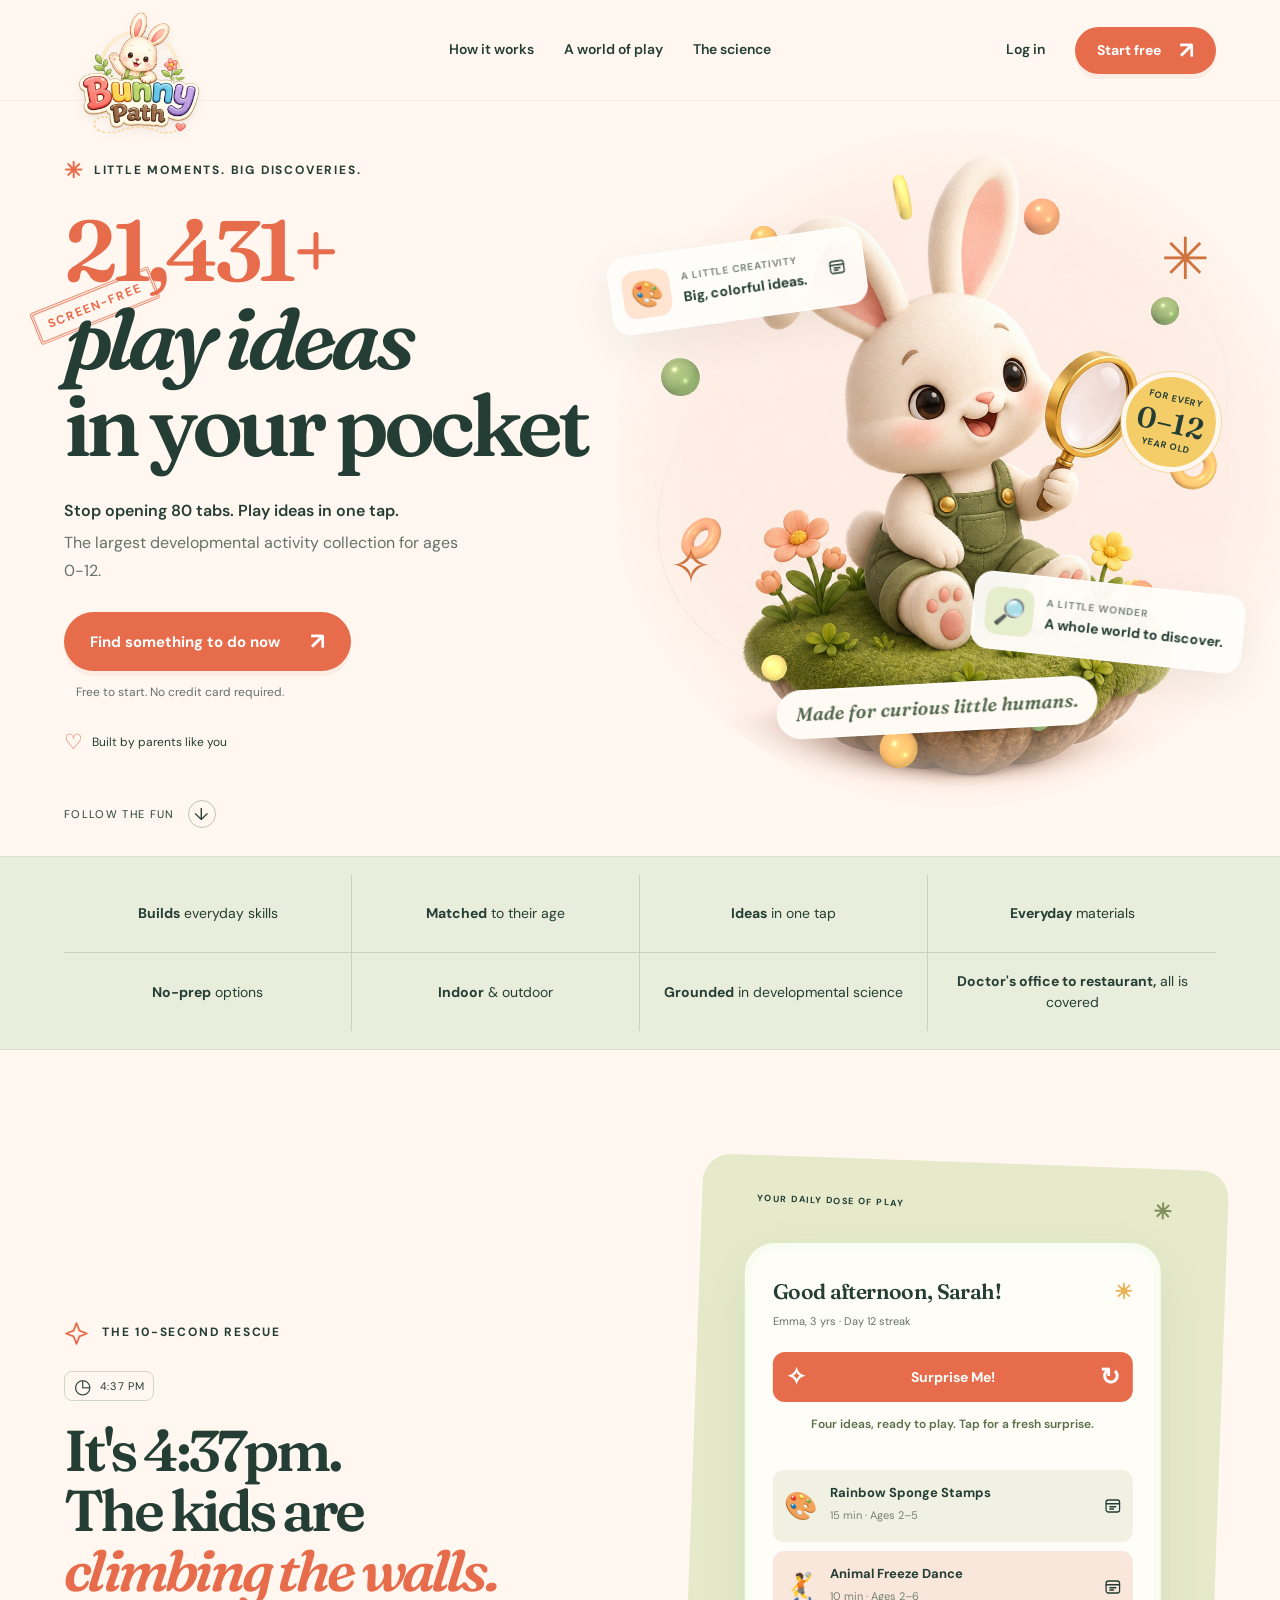
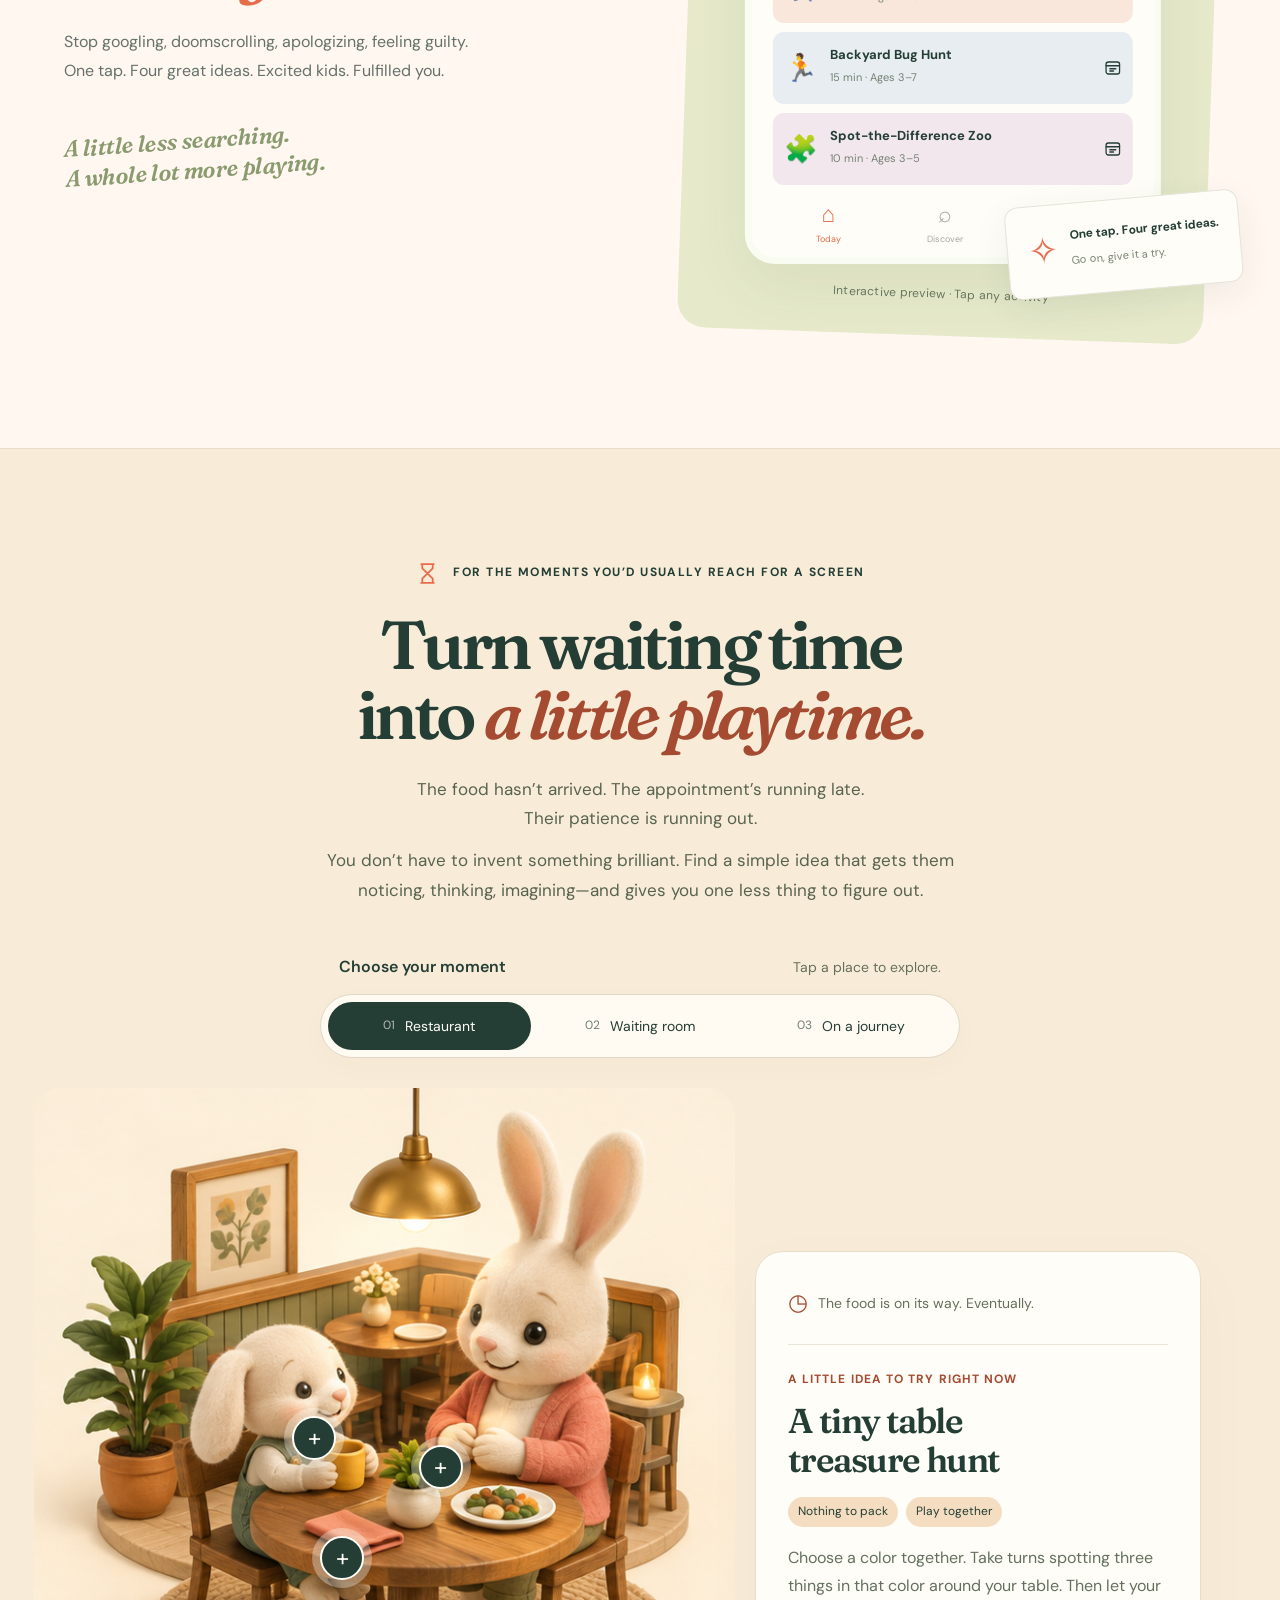
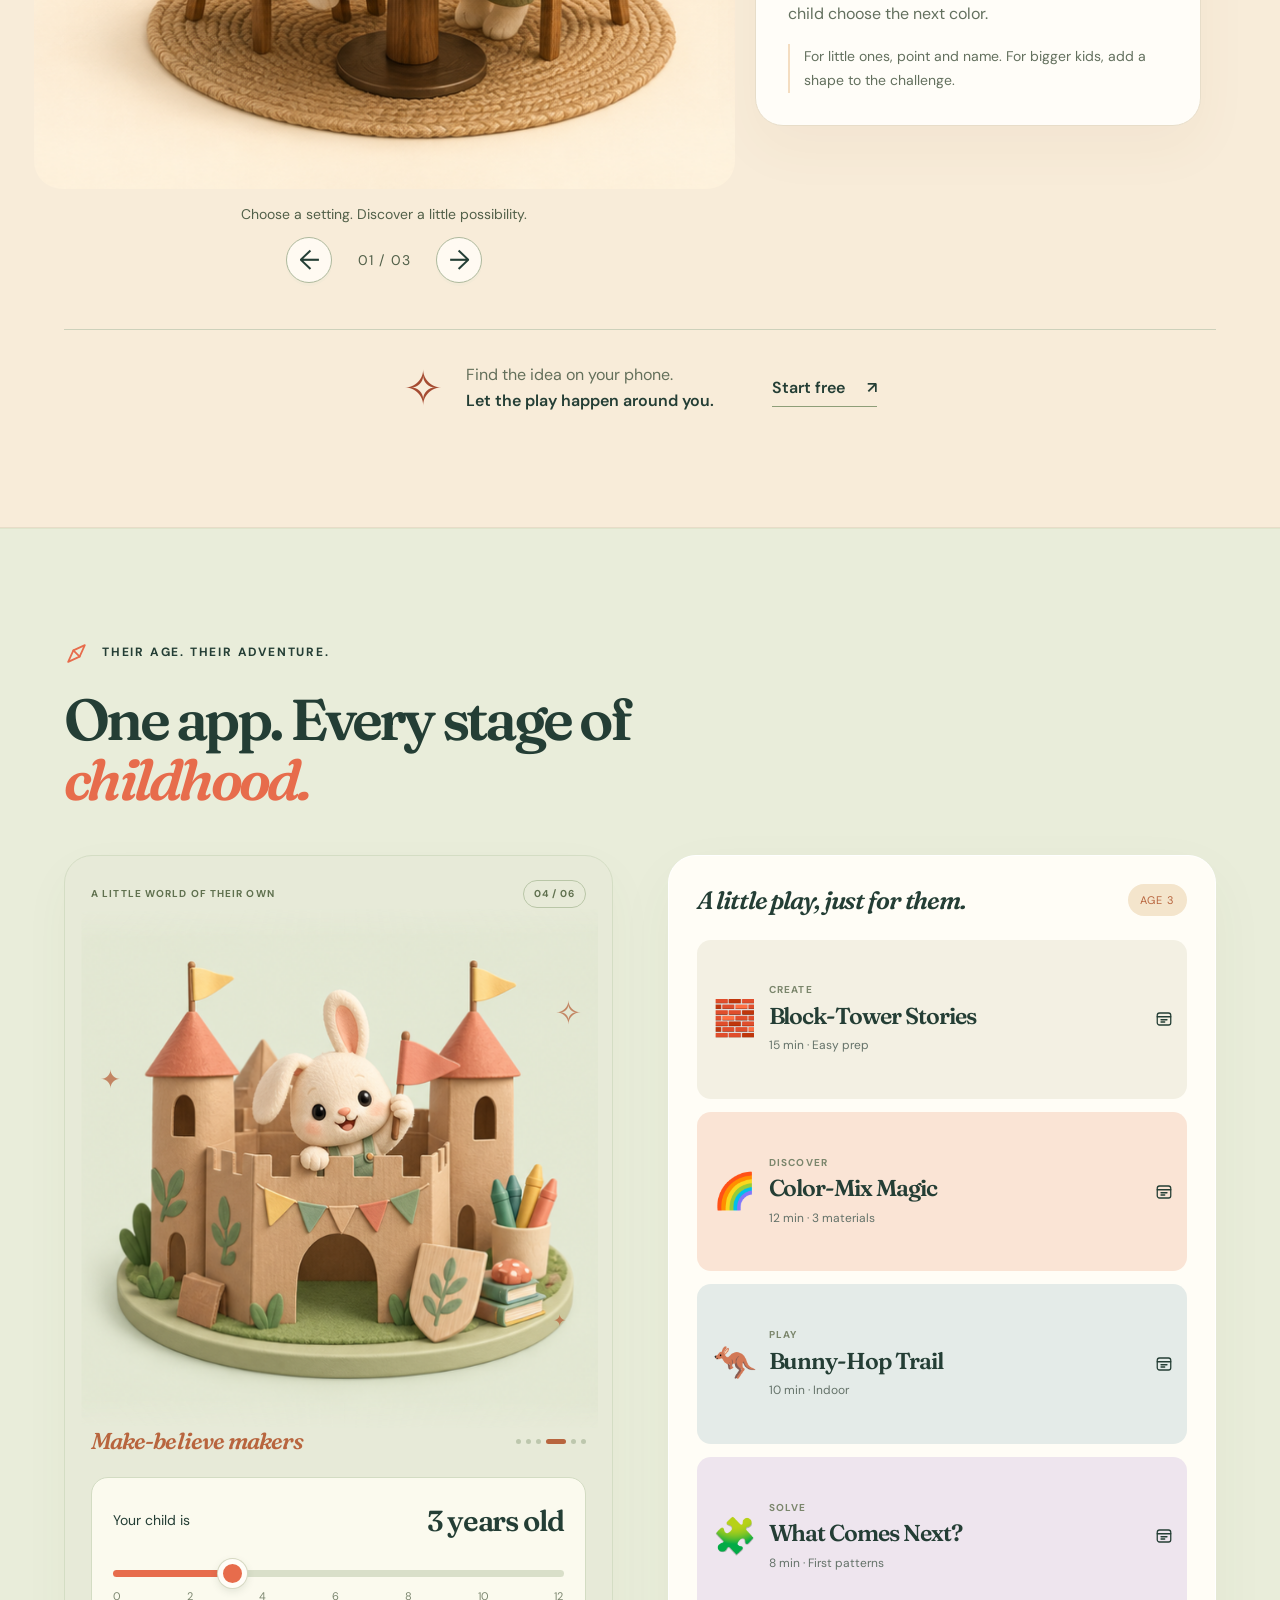
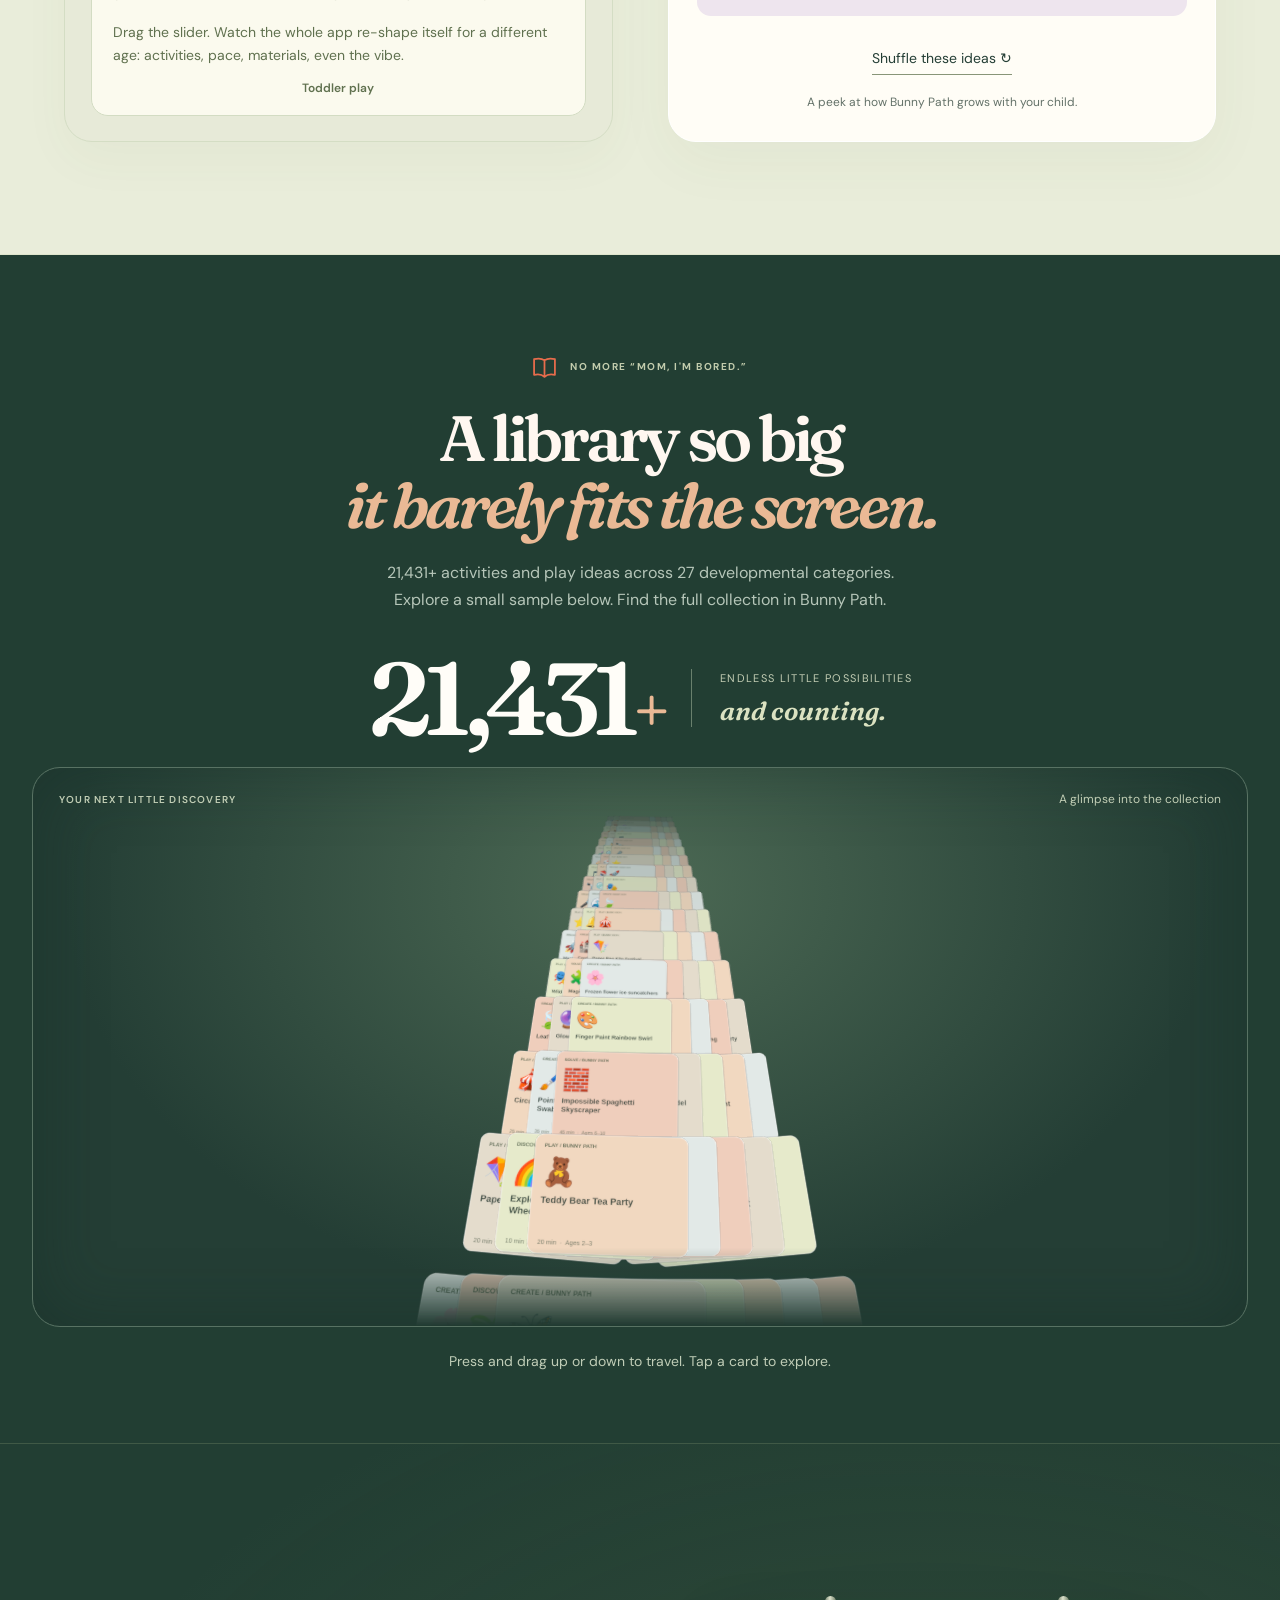
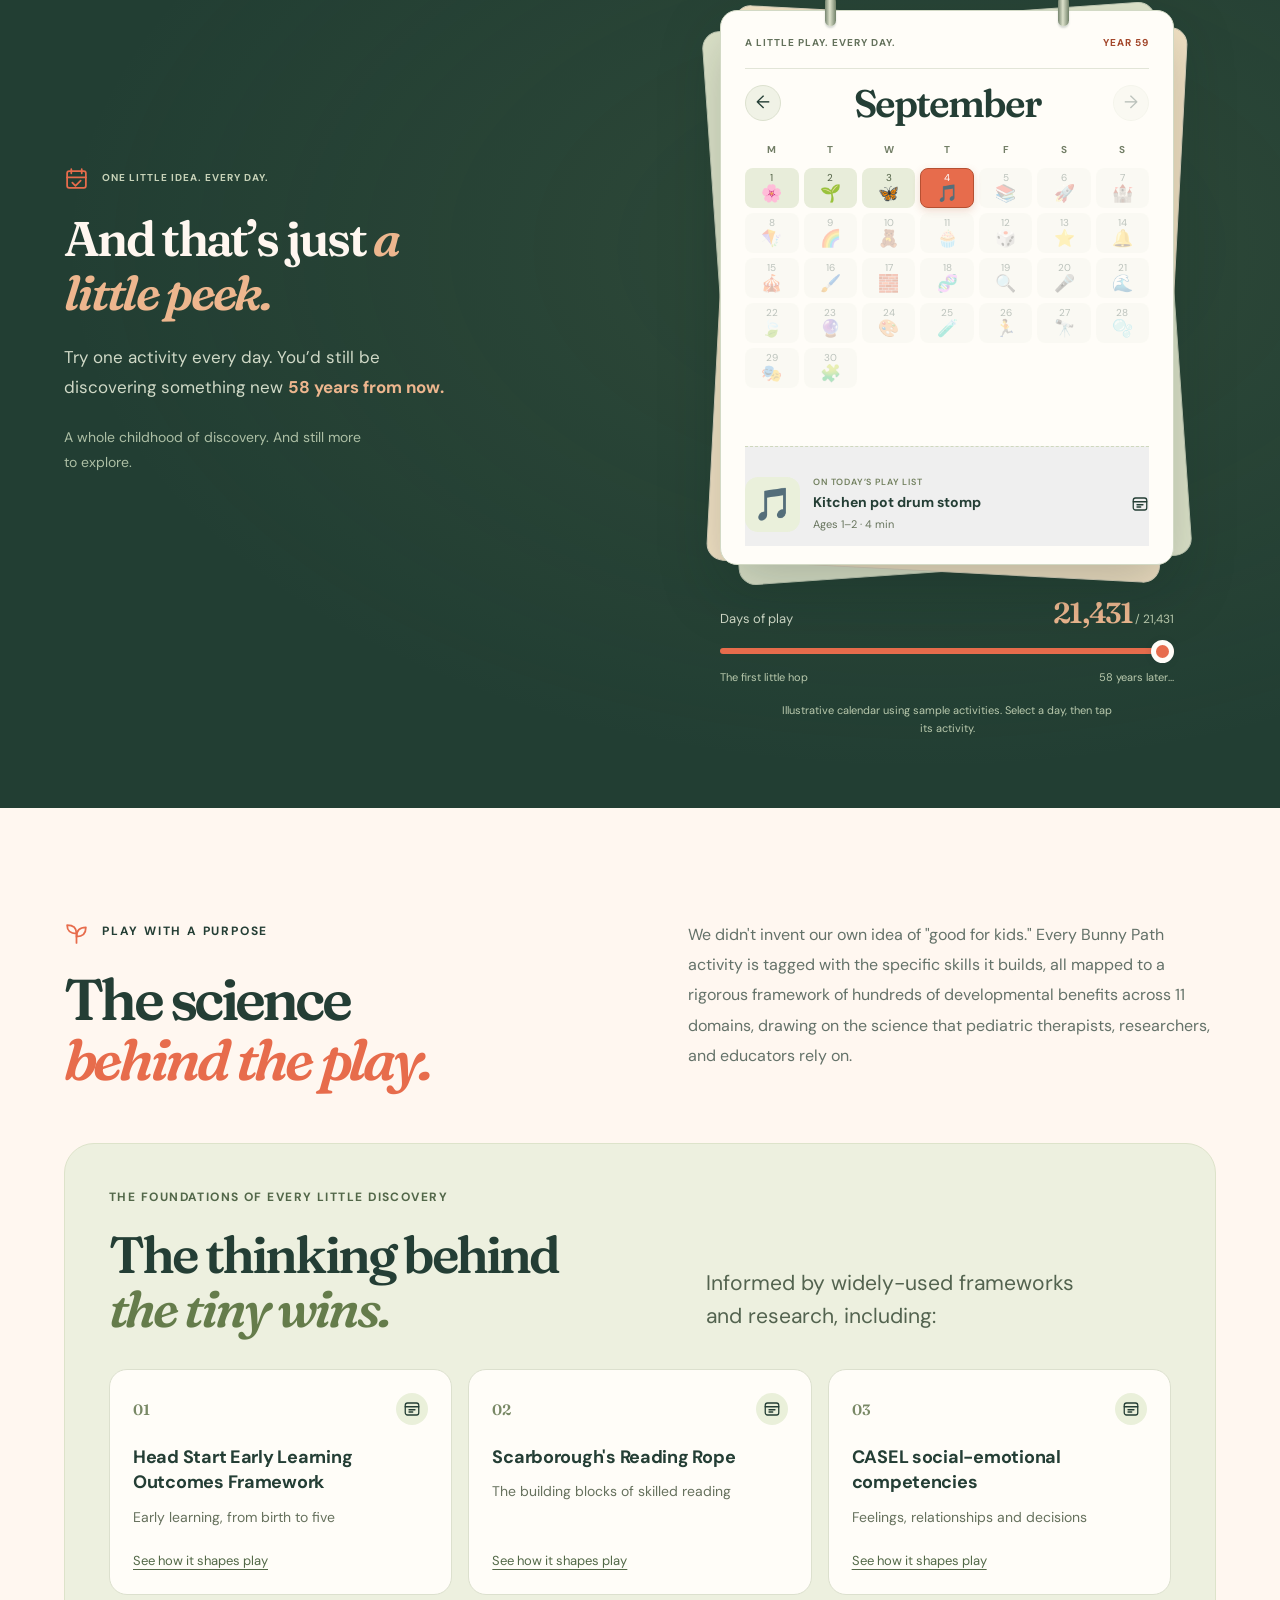
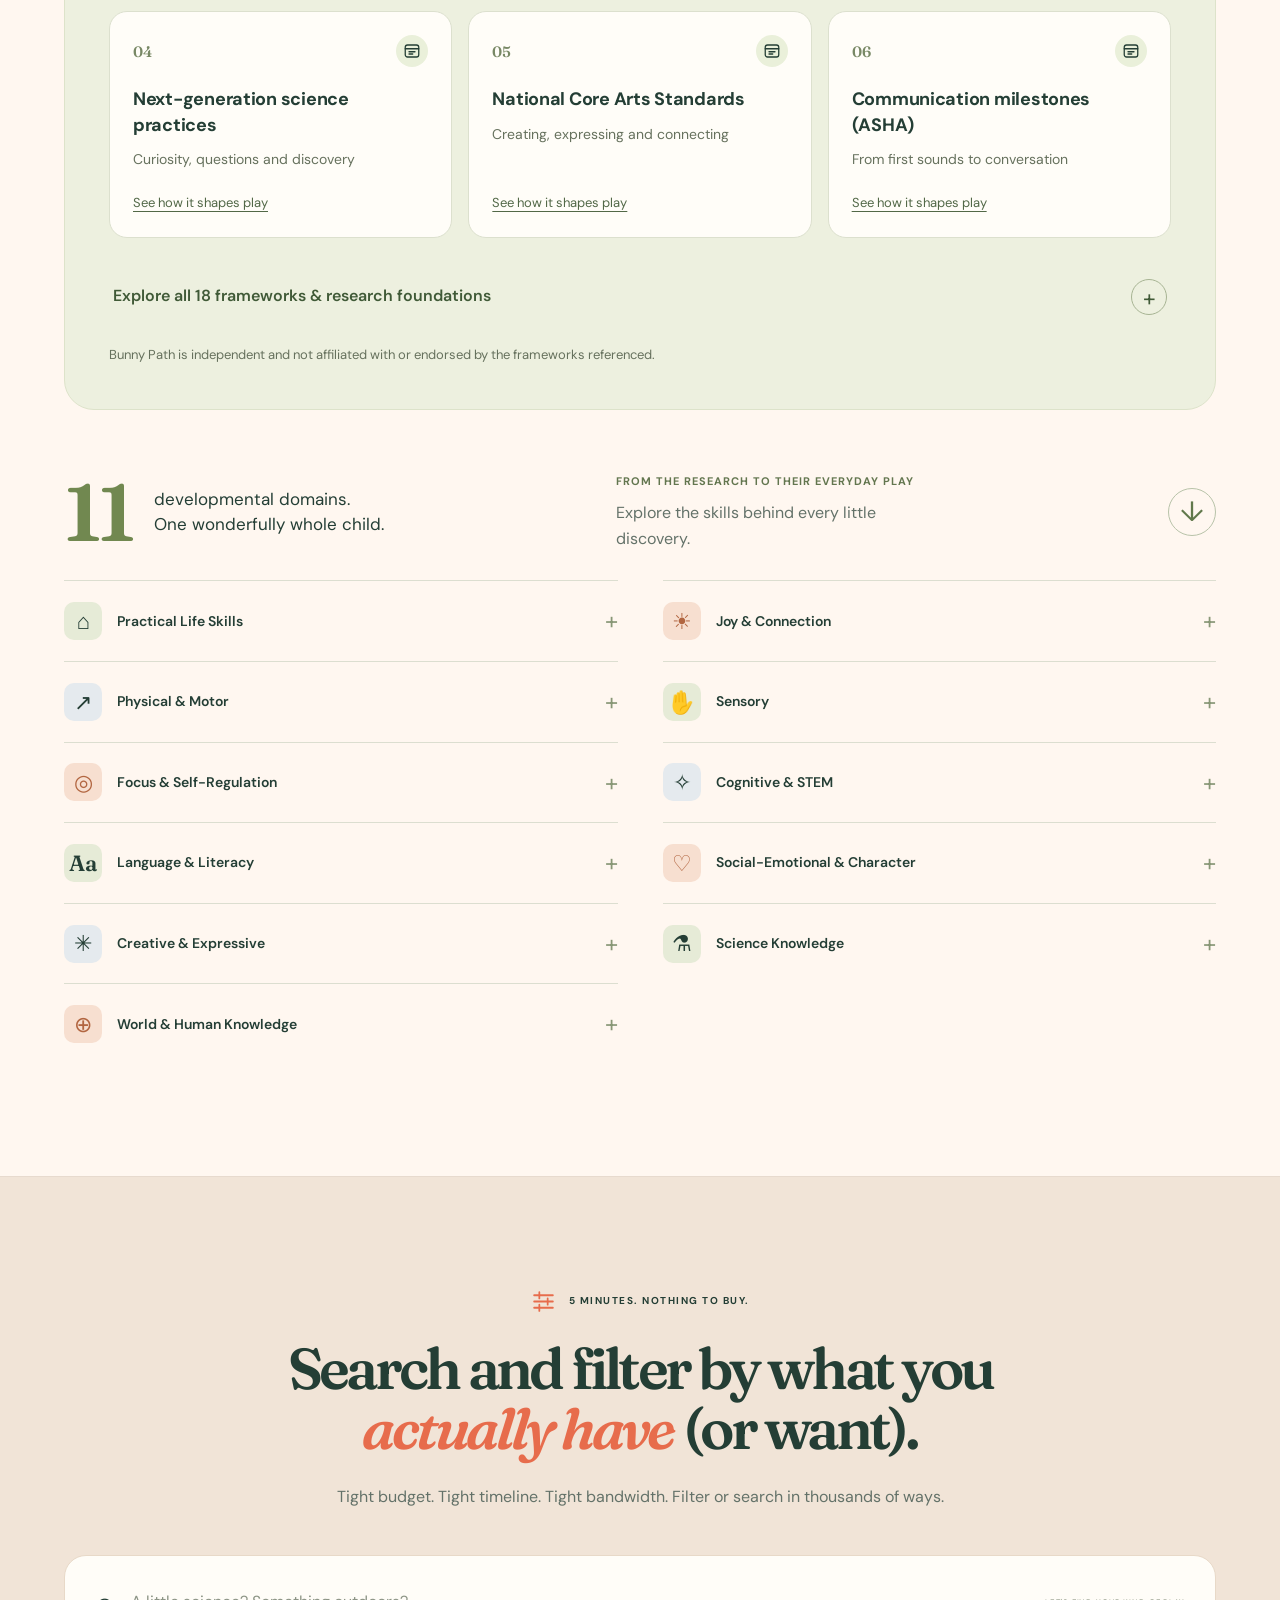
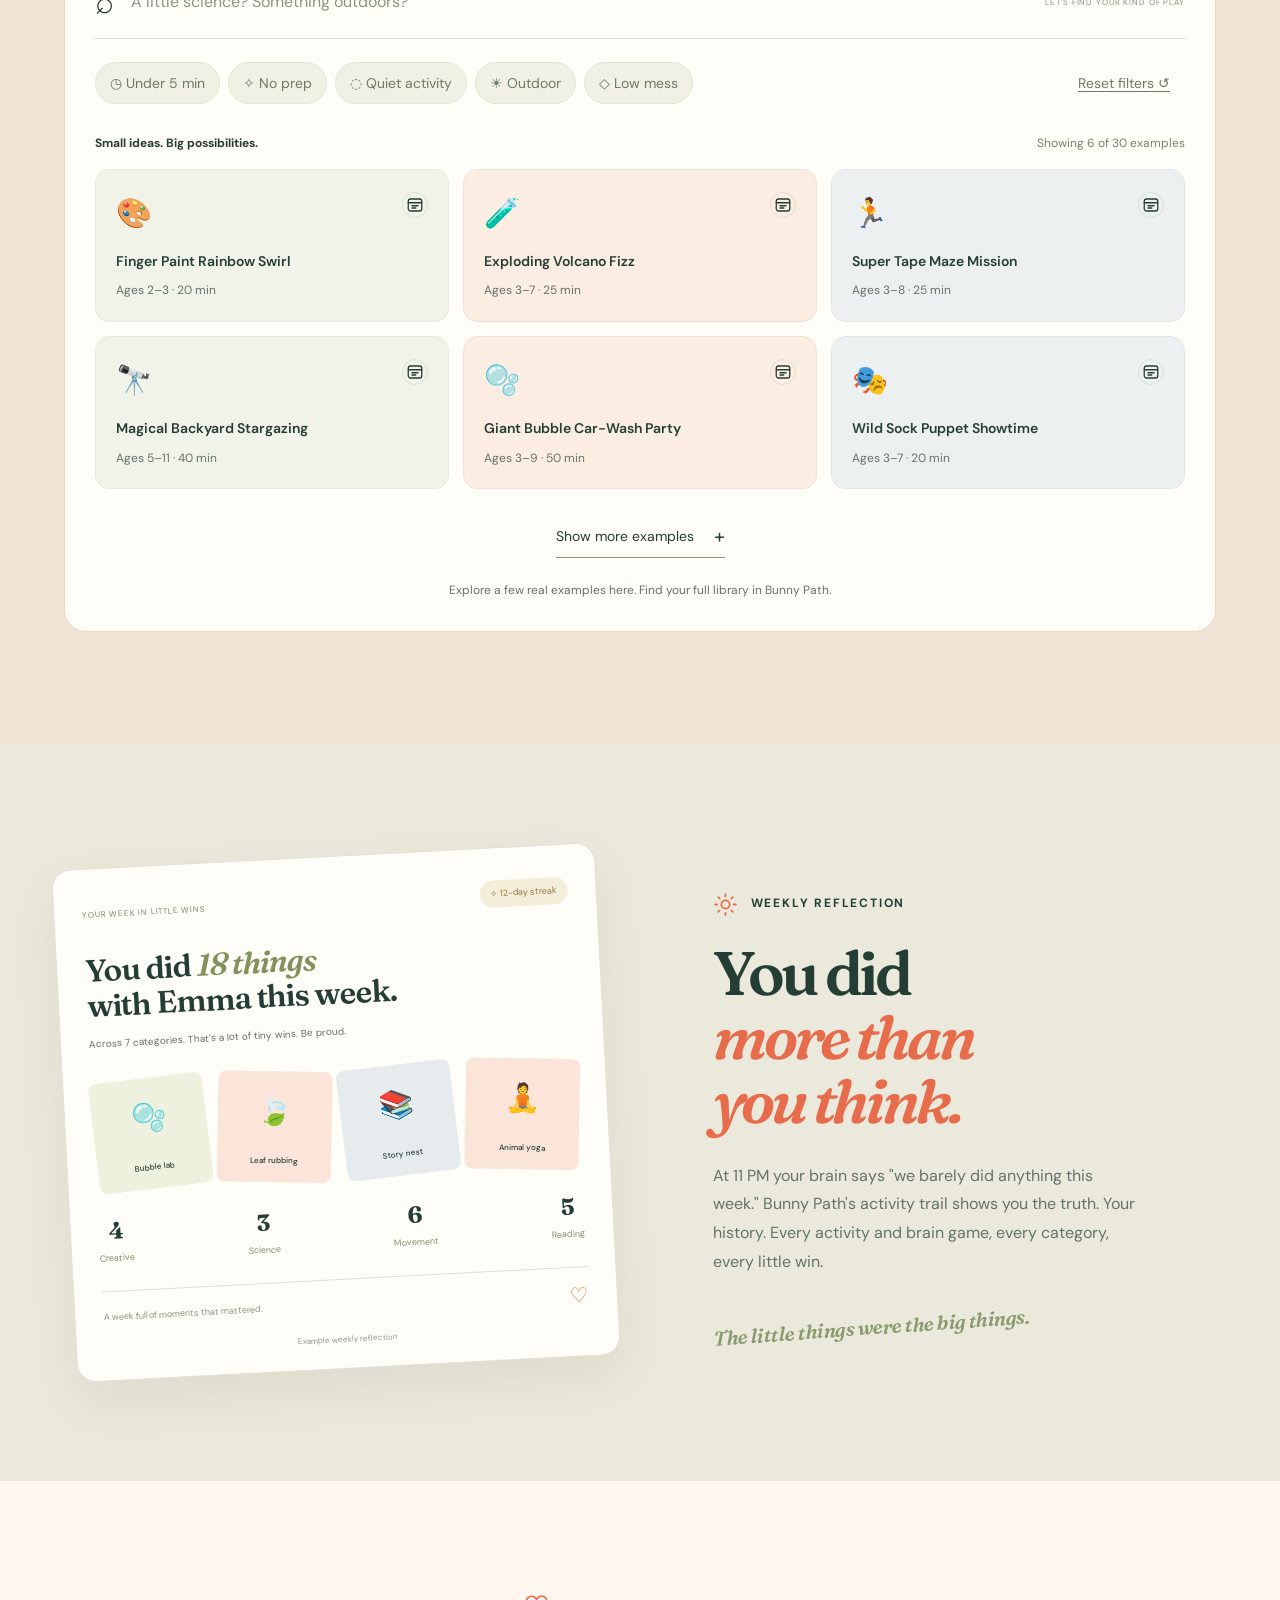
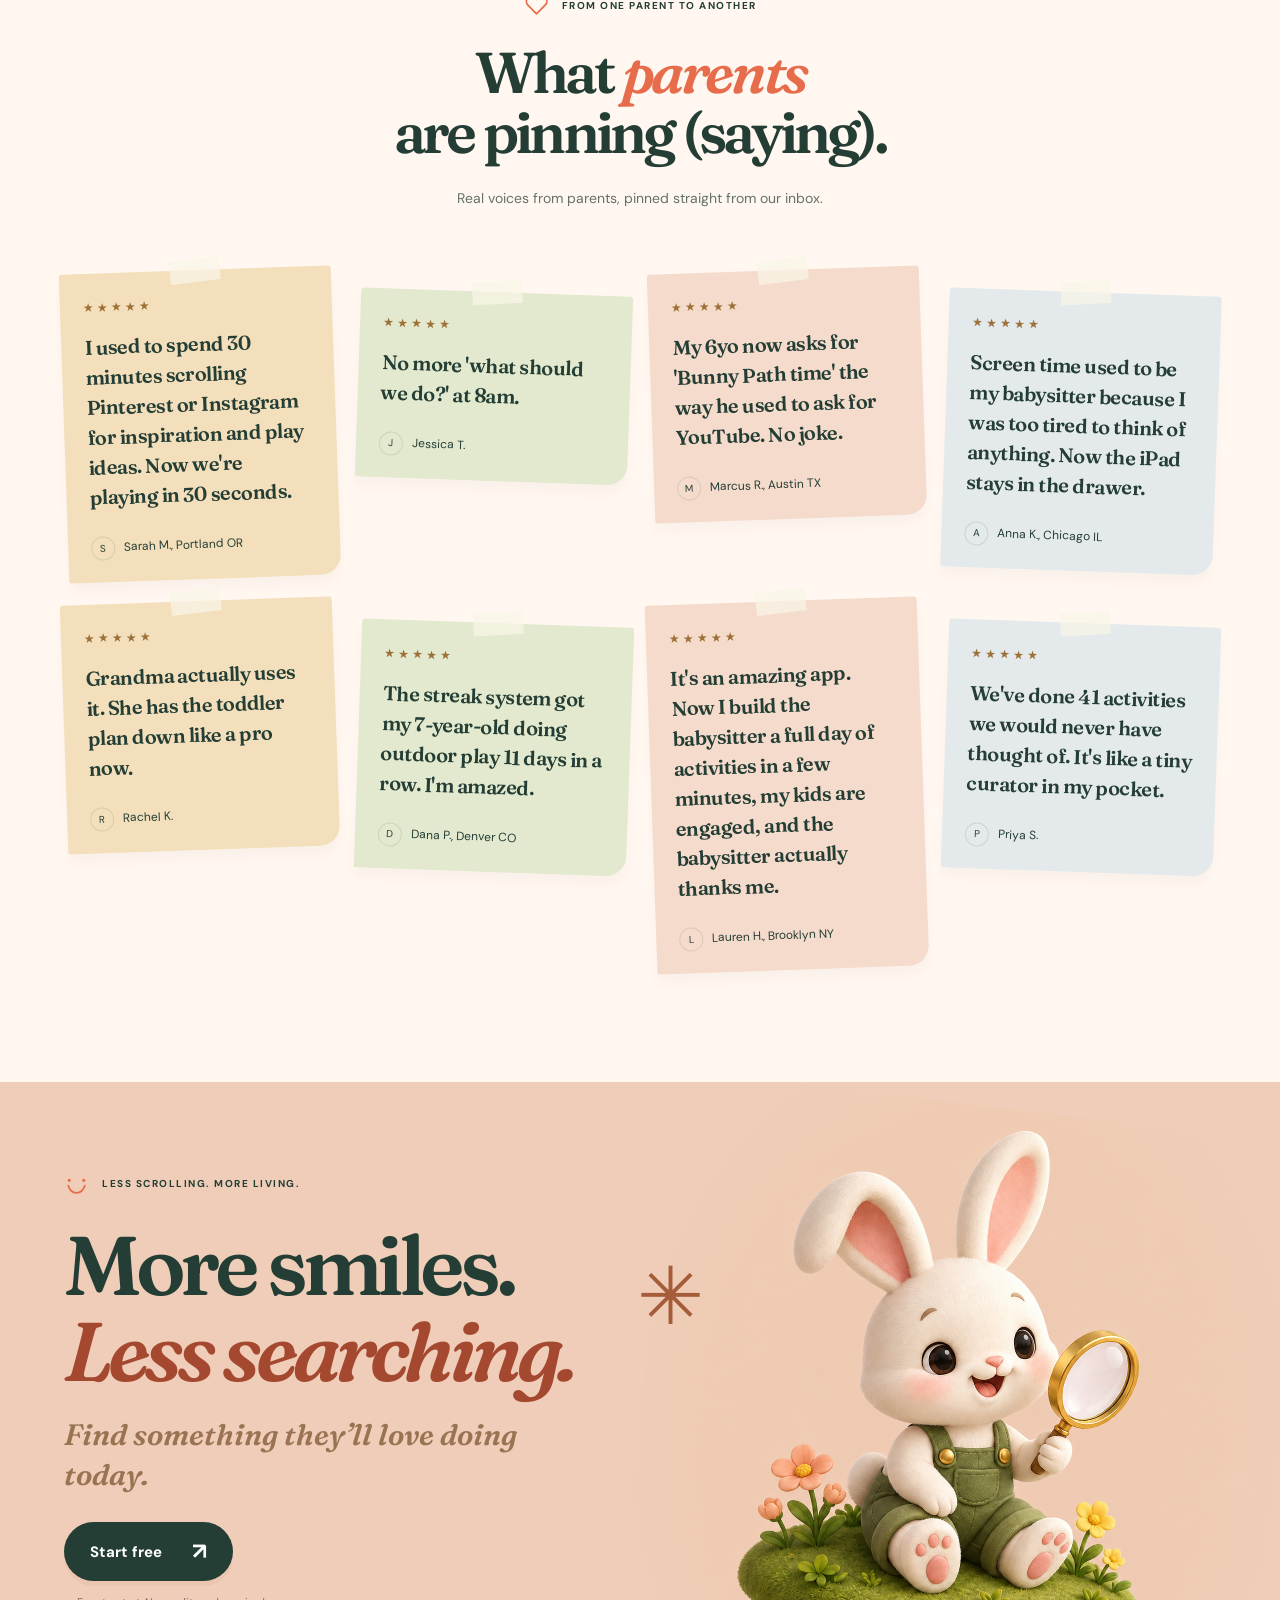
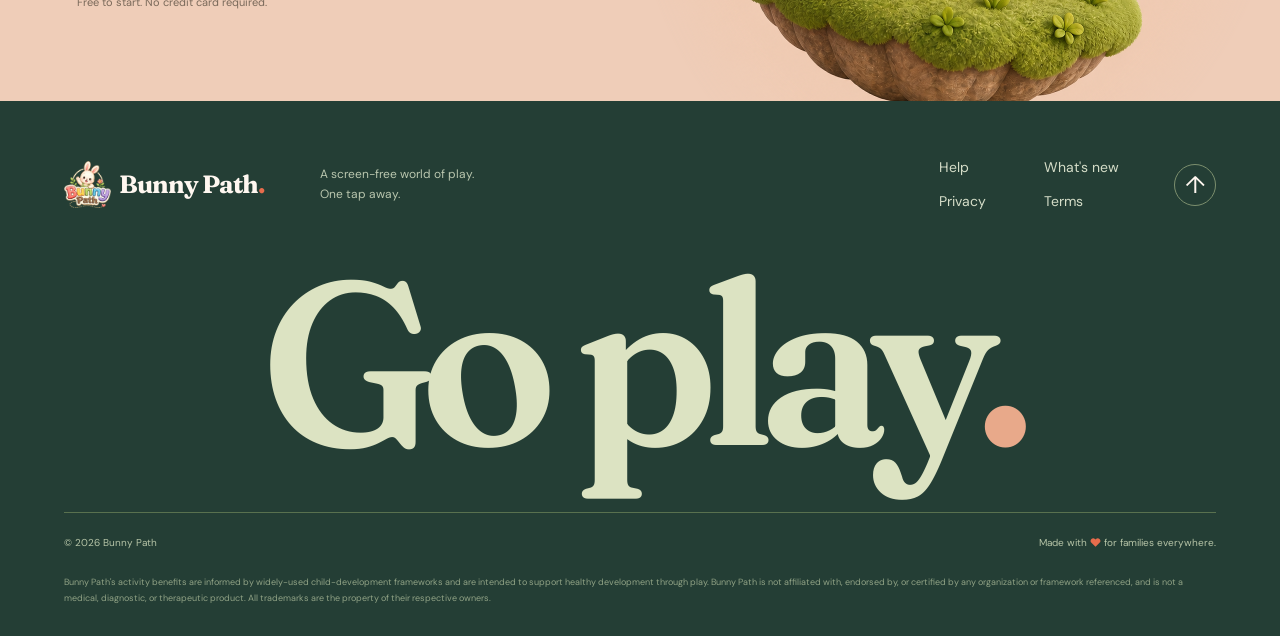
<file: index.html>
<!doctype html>
<html lang="en">
<head>
<meta charset="UTF-8"><meta name="viewport" content="width=device-width,initial-scale=1">
<title>Bunny Path: Play ideas for kids 0-12</title>
<meta name="description" content="21,431+ screen-free, developmental play ideas and brain games for kids ages 0 to 12, matched to your child. Free to start.">
<meta name="theme-color" content="#fff7f0"><meta name="robots" content="noindex,nofollow">
<meta property="og:title" content="Bunny Path: Play ideas for kids 0-12"><meta property="og:description" content="Stop opening 80 tabs. Play ideas in one tap. Screen-free. Educational. The largest developmental activity collection for ages 0-12. 21,431+ ideas."><meta property="og:type" content="website">
<meta property="og:url" content="https://bunnypath.com/">
<meta property="og:image" content="https://bunnypath.com/assets/og-image.png">
<meta property="og:image:width" content="512"><meta property="og:image:height" content="512">
<meta name="twitter:card" content="summary_large_image">
<meta name="twitter:title" content="Bunny Path: Play ideas for kids 0-12">
<meta name="twitter:description" content="21,431+ screen-free, developmental play ideas and brain games for kids ages 0 to 12, matched to your child. Free to start.">
<meta name="twitter:image" content="https://bunnypath.com/assets/og-image.png">
<link rel="canonical" href="https://bunnypath.com/"><link rel="icon" href="/assets/favicon/favicon.ico"><link rel="apple-touch-icon" href="/assets/favicon/apple-touch-icon.png">

<link rel="stylesheet" href="/fonts/fonts.css">
<link rel="stylesheet" href="/style.css">
<link rel="stylesheet" href="/moments.css">
<script>const p=new URLSearchParams(location.hash.slice(1));if(p.has('access_token')){const t=p.get('type');if(t==='recovery')location.replace('/auth/reset/'+location.hash);else if(['signup','invite','email_change','magiclink'].includes(t))location.replace('/auth/verify/'+location.hash)}</script>
</head>
<body>
<a class="skip-link" href="#main">Skip to content</a>
<header class="site-header"><nav class="nav wrap" aria-label="Main navigation">
<a class="brand" href="/" aria-label="Bunny Path home"><img src="/assets/logo.webp" width="150" height="150" alt="Bunny Path" fetchpriority="high"></a>
<div class="nav-links" id="nav-links"><a href="#how">How it works</a><a href="#library">A world of play</a><a href="#science">The science</a></div>
<div class="nav-actions"><a class="login" href="https://app.bunnypath.com">Log in</a><a class="button small" href="https://app.bunnypath.com">Start free <span aria-hidden="true">↗</span></a><button class="menu-toggle" aria-label="Open navigation" aria-expanded="false" aria-controls="nav-links"><span></span><span></span></button></div>
</nav></header>
<main id="main"><noscript><div class="noscript-note">Explore the world of Bunny Path below. <a href="https://app.bunnypath.com">Start free in the app ↗</a></div></noscript>
<section class="hero wrap" id="hero-section">
<div class="hero-copy"><div class="eyebrow"><span class="tiny-flower" aria-hidden="true">✳</span> LITTLE MOMENTS. BIG DISCOVERIES.</div>
<h1><span class="coral">21,431+</span><br><span class="hero-play">play ideas</span><br>in your pocket</h1>
<p class="hero-sub"><strong>Stop opening 80 tabs. Play ideas in one tap.</strong> The largest developmental activity collection for ages 0-12.</p>
<div class="hero-cta" id="download"><a class="button" href="https://app.bunnypath.com">Find something to do now <span aria-hidden="true">↗</span></a><p class="reassure">Free to start. No credit card required.</p></div>
<div class="hero-note"><span class="heart" aria-hidden="true">♡</span> Built by parents like you</div></div>
<div class="hero-world" aria-label="A little world of play"><div class="orbit orbit-one"></div><div class="orbit orbit-two"></div><div id="hero-canvas" aria-hidden="true"></div>
<div class="hero-art generated"><img src="/assets/bunny-world.jpg" width="1254" height="1254" fetchpriority="high" alt="Bunny Path's curious bunny exploring a little garden"></div>
<button aria-haspopup="dialog" class="float-card fc-create" data-detail="Rainbow Sponge Stamps"><span class="float-icon peach" aria-hidden="true">🎨</span><span><small>A LITTLE CREATIVITY</small><b>Big, colorful ideas.</b></span><span class="card-arrow" aria-hidden="true"><svg class="popup-icon" viewBox="0 0 24 24" width="18" height="18" fill="none" stroke="currentColor" stroke-width="1.7" stroke-linecap="round" stroke-linejoin="round" aria-hidden="true" focusable="false"><rect x="3" y="4" width="18" height="16" rx="3"/><path d="M3 9h18M8 13h8M8 16h5"/></svg></span></button>
<button aria-haspopup="dialog" class="float-card fc-discover" data-detail="Backyard Bug Hunt"><span class="float-icon green" aria-hidden="true">🔎</span><span><small>A LITTLE WONDER</small><b>A whole world to discover.</b></span></button>
<span class="world-label">Made for curious little humans.</span><span class="world-spark s1" aria-hidden="true">✳</span><span class="world-spark s2" aria-hidden="true">✧</span>
<a class="age-stamp" href="#how"><span>FOR EVERY</span><b>0–12</b><span>YEAR OLD</span></a>
</div>
<a class="scroll-cue" href="#how"><span>Follow the fun</span><span aria-hidden="true">↓</span></a>
</section>
<div class="trust-strip"><div class="wrap"><ul class="benefit-grid" aria-label="Bunny Path benefits"><li class="reveal"><span><b>Builds</b> everyday skills</span></li><li class="reveal"><span><b>Matched</b> to their age</span></li><li class="reveal"><span><b>Ideas</b> in one tap</span></li><li class="reveal"><span><b>Everyday</b> materials</span></li><li class="reveal"><span><b>No-prep</b> options</span></li><li class="reveal"><span><b>Indoor</b> &amp; outdoor</span></li><li class="reveal"><span><b>Grounded</b> in developmental science</span></li><li class="reveal"><span><b>Doctor's office to restaurant,</b> all is covered</span></li></ul></div></div>
<section class="rescue section wrap" id="how"><div class="section-copy reveal"><div class="eyebrow"><svg class="section-icon" viewBox="0 0 24 24" fill="none" stroke="currentColor" stroke-width="1.7" stroke-linecap="round" stroke-linejoin="round" aria-hidden="true" focusable="false"><path d="m12 2 2.8 7.2L22 12l-7.2 2.8L12 22l-2.8-7.2L2 12l7.2-2.8Z"/></svg> THE 10-SECOND RESCUE</div><div class="time-pill"><span aria-hidden="true">◷</span> 4:37 PM</div><h2>It's 4:37pm.<br>The kids are<br><em>climbing the walls.</em></h2><p>Stop googling, doomscrolling, apologizing, feeling guilty. One tap. Four great ideas. Excited kids. Fulfilled you.</p><div class="handwritten">A little less searching.<br>A whole lot more playing.</div></div>
<div class="rescue-demo reveal"><div class="demo-caption"><span>YOUR DAILY DOSE OF PLAY</span><span>✳</span></div><div class="app-preview"><div class="app-activity-screen"><div class="app-greeting"><span>Good afternoon, Sarah!</span><span aria-hidden="true">☀</span></div><p class="app-child">Emma, 3 yrs · Day 12 streak</p><button class="surprise-button" id="surprise"><span aria-hidden="true">✧</span> Surprise Me! <span aria-hidden="true">↻</span></button><p class="rescue-explainer" id="rescue-explainer" role="status">Four ideas, ready to play. Tap for a fresh surprise.</p><div class="preview-cards" id="daily-cards" aria-live="polite"></div><div class="app-bottom"><span class="selected">⌂<small>Today</small></span><span>⌕<small>Discover</small></span><span>♡<small>Memories</small></span></div></div></div><div class="demo-callout"><span aria-hidden="true">✧</span><div><b>One tap. Four great ideas.</b><small>Go on, give it a try.</small></div></div><div class="demo-label">Interactive preview · Tap any activity</div></div></section>
<section class="moments-section" id="little-moments" aria-labelledby="moments-title">
 <div class="wrap section">
  <div class="moments-heading reveal"><span class="eyebrow"><svg class="section-icon" viewBox="0 0 24 24" fill="none" stroke="currentColor" stroke-width="1.7" stroke-linecap="round" stroke-linejoin="round" aria-hidden="true" focusable="false"><path d="M6 3h12M6 21h12M7 3v4l10 10v4M17 3v4L7 17v4"/></svg> FOR THE MOMENTS YOU’D USUALLY REACH FOR A SCREEN</span><h2 id="moments-title">Turn waiting time<br>into <em>a little playtime.</em></h2><p>The food hasn’t arrived. The appointment’s running late. <br>Their patience is running out.</p><p>You don’t have to invent something brilliant. Find a simple idea that gets them noticing, thinking, imagining—and gives you one less thing to figure out.</p></div>
  <div class="moments-experience reveal" data-setting="restaurant">
   <div class="moments-picker-label"><b>Choose your moment</b><span>Tap a place to explore.</span></div><div class="moments-settings" role="group" aria-label="Choose where you are"><button type="button" data-setting="restaurant" aria-pressed="true"><span aria-hidden="true">01</span> Restaurant</button><button type="button" data-setting="waiting" aria-pressed="false"><span aria-hidden="true">02</span> Waiting room</button><button type="button" data-setting="journey" aria-pressed="false"><span aria-hidden="true">03</span> On a journey</button></div>
   <div class="moments-stage">
    <div class="moments-world">
     <div class="moments-visual"><div class="moments-scene" aria-label="A miniature restaurant with a bunny family" role="img"><div class="moments-scene-camera"><div class="moments-art is-current" data-moment-art="restaurant"></div><div class="moments-art" data-moment-art="waiting"></div><div class="moments-art" data-moment-art="journey"></div></div></div>
     <div class="moments-discoveries" role="group" aria-label="Explore the play idea in this scene" hidden></div>
     </div><div class="moments-scene-caption"><p class="moments-caption-invite">Choose a setting. Discover a little possibility.</p><div class="moments-response" role="status" aria-live="polite"><span id="moments-response"></span></div><div class="moments-scene-nav" role="group" aria-label="Browse the three moments"><button type="button" id="moments-prev" aria-label="Previous scene: On a journey"><span aria-hidden="true">←</span></button><span class="moments-chapter">01 / 03</span><button type="button" id="moments-next" aria-label="Next scene: Waiting room"><span aria-hidden="true">→</span></button></div><span id="moments-scene-line"></span><span class="sr-only" id="moments-current-setting" role="status" aria-live="polite">Restaurant, scene 1 of 3</span></div>
    </div>
    <div class="moments-story">
     <div class="moments-context"><span aria-hidden="true">◷</span><span id="moments-context">The food is on its way. Eventually.</span></div>
     <div class="moments-idea"><span class="moments-kicker">A LITTLE IDEA TO TRY RIGHT NOW</span><h3 id="moments-idea-title"></h3><div class="moments-tags"><span>Nothing to pack</span><span>Play together</span></div><p id="moments-idea-copy"></p><p class="moments-adapt" id="moments-adapt"></p></div>
    </div>
   </div>
   <div class="moments-takeaway"><span aria-hidden="true">✧</span><p>Find the idea on your phone.<br><strong>Let the play happen around you.</strong></p><a href="https://app.bunnypath.com">Start free <span aria-hidden="true">↗</span></a></div>
  </div>
 </div>
</section>
<section class="age-section" id="ages" data-world="build"><div class="wrap age-layout section">
<div class="section-copy age-heading reveal"><div class="eyebrow"><svg class="section-icon" viewBox="0 0 24 24" fill="none" stroke="currentColor" stroke-width="1.7" stroke-linecap="round" stroke-linejoin="round" aria-hidden="true" focusable="false"><path d="m20 4-5 11-11 5L9 9Z"/><path d="m9 9 6 6"/></svg> THEIR AGE. THEIR ADVENTURE.</div><h2>One app. <br>Every stage of <em>childhood.</em></h2></div>
<div class="age-world-panel reveal">
 <div class="age-world-top"><span>A LITTLE WORLD OF THEIR OWN</span><span class="age-world-chapter" id="age-world-chapter">04 / 06</span></div>
 <div class="age-world-viewport" id="age-world-viewport" role="img" aria-label="A miniature cardboard castle and crayons for imaginative play">
  <div class="age-world-halo" aria-hidden="true"></div>
  <div class="age-world-orbit" aria-hidden="true"></div>
  <div class="age-world-camera" aria-hidden="true">
   <div class="age-world-scene" data-scene="baby"></div><div class="age-world-scene" data-scene="0"></div><div class="age-world-scene" data-scene="outside"></div><div class="age-world-scene is-current" data-scene="1"></div><div class="age-world-scene" data-scene="2"></div><div class="age-world-scene" data-scene="3"></div>
  </div>
  <div class="age-world-sparkles" aria-hidden="true"><i>✦</i><i>✧</i><i>✦</i></div>
 </div>
 <div class="age-world-caption"><span id="age-world-name">Make-believe makers</span><span class="age-world-dots" aria-hidden="true"><i></i><i></i><i></i><i class="is-current"></i><i></i><i></i></span></div>
 <div class="age-control"><label for="age-slider">Your child is <output for="age-slider" id="age-readout">3 years old</output></label><input type="range" min="0" max="12" value="3" step="1" id="age-slider" aria-describedby="age-slider-help" aria-valuetext="3 years old"><div class="range-labels" aria-hidden="true"><span>0</span><span>2</span><span>4</span><span>6</span><span>8</span><span>10</span><span>12</span></div><p class="age-slider-help" id="age-slider-help">Drag the slider. Watch the whole app re-shape itself for a different age: activities, pace, materials, even the vibe.</p><span class="age-stage" id="age-stage">Toddler play</span></div>
</div>
<div class="age-results reveal"><div class="age-results-head"><span class="mini-brand">A little play, just for them.</span><span class="age-badge" id="age-badge">AGE 3</span></div><div id="age-cards" class="age-cards" aria-live="polite"></div><button class="text-button" id="age-surprise">Shuffle these ideas <span aria-hidden="true">↻</span></button><p class="preview-disclaimer">A peek at how Bunny Path grows with your child.</p></div>
</div></section>
<section class="library-section" id="library"><div class="wrap"><div class="library-heading reveal"><div class="eyebrow"><svg class="section-icon" viewBox="0 0 24 24" fill="none" stroke="currentColor" stroke-width="1.7" stroke-linecap="round" stroke-linejoin="round" aria-hidden="true" focusable="false"><path d="M12 5v16M12 5C9 3 6 3 2 4v15c4-1 7-1 10 2 3-3 6-3 10-2V4c-4-1-7-1-10 1Z"/></svg> NO MORE “MOM, I'M BORED.”</div><h2>A library so big<br><em>it barely fits the screen.</em></h2><p>21,431+ activities and play ideas across 27 developmental categories. Explore a small sample below. Find the full collection in Bunny Path.</p></div><div class="library-scale reveal"><strong>21,431<span>+</span></strong><div><span>ENDLESS LITTLE POSSIBILITIES</span><em>and counting.</em></div></div><div class="universe library-gallery" id="universe"><div class="gallery-caption" aria-hidden="true"><span>YOUR NEXT LITTLE DISCOVERY</span><span>A glimpse into the collection</span></div><div id="library-canvas" aria-hidden="true"></div><div class="universe-fallback" id="universe-fallback"></div></div><div class="universe-controls"><p id="universe-hint">Press and drag up or down to travel. Tap a card to explore.</p></div></div>
<div class="years-story library-calendar" role="region" id="years" aria-labelledby="years-title">
 <div class="years-stage wrap">
  <div class="years-copy">
   <span class="eyebrow"><svg class="section-icon" viewBox="0 0 24 24" fill="none" stroke="currentColor" stroke-width="1.7" stroke-linecap="round" stroke-linejoin="round" aria-hidden="true"><rect x="3" y="5" width="18" height="16" rx="2"/><path d="M7 3v4m10-4v4M3 11h18m-13 5 3 3 5-5"/></svg> ONE LITTLE IDEA. EVERY DAY.</span>
   <h3 id="years-title">And that’s just <em>a little peek.</em></h3>
   <p>Try one activity every day. You’d still be discovering something new <strong>58 years from now.</strong></p>
   <p class="library-calendar-note">A whole childhood of discovery. And still more to explore.</p>
  </div>
  <div class="calendar-experience">
   <div class="calendar-seed-slot" aria-hidden="true"><div class="calendar-seed-origin"><div class="calendar-seed-card"><span class="seed-emoji">🎨</span><span class="seed-copy"><small>FROM THE LIBRARY TO YOUR DAY</small><b>Finger Paint Rainbow Swirl</b></span></div></div></div>
   <div class="calendar-stack">
    <div class="calendar-sheet" id="play-calendar" tabindex="-1" role="group" aria-label="Interactive activity calendar">
     <div class="calendar-binding" aria-hidden="true"><i></i><i></i></div>
     <div class="calendar-top"><span>A LITTLE PLAY. EVERY DAY.</span><span id="calendar-year">YEAR 1</span></div>
     <div class="calendar-heading"><button type="button" id="calendar-prev" aria-label="Previous month">←</button><h3 id="calendar-month">January</h3><button type="button" id="calendar-next" aria-label="Next month">→</button></div>
     <div class="calendar-weekdays" aria-hidden="true"><span>M</span><span>T</span><span>W</span><span>T</span><span>F</span><span>S</span><span>S</span></div>
     <div class="calendar-days" id="calendar-days" aria-label="Days in the current month"></div>
     <button aria-haspopup="dialog" class="calendar-activity" id="calendar-activity" data-detail="Finger Paint Rainbow Swirl"><span class="calendar-emoji" aria-hidden="true">🎨</span><span><small>ON TODAY’S PLAY LIST</small><b id="calendar-activity-name">Finger Paint Rainbow Swirl</b><span id="calendar-activity-meta">Tap to explore this idea</span></span><span class="calendar-activity-arrow" aria-hidden="true"><svg class="popup-icon" viewBox="0 0 24 24" width="18" height="18" fill="none" stroke="currentColor" stroke-width="1.7" stroke-linecap="round" stroke-linejoin="round" aria-hidden="true" focusable="false"><rect x="3" y="4" width="18" height="16" rx="3"/><path d="M3 9h18M8 13h8M8 16h5"/></svg></span></button>
    </div>
   </div>
   <div class="calendar-journey"><div class="calendar-readout"><label for="calendar-progress">Days of play</label><span><output id="calendar-day-count" for="calendar-progress">1</output> <span>/ 21,431</span></span></div><input id="calendar-progress" type="range" min="1" max="21431" value="1" aria-label="Explore the days of play"><div class="calendar-milestones" aria-hidden="true"><span>The first little hop</span><span>58 years later…</span></div></div>
   <p class="calendar-footnote">Illustrative calendar using sample activities. Select a day, then tap its activity.</p>
  </div>
 </div>
</div>
</section>
<section class="science-section section wrap" id="science"><div class="science-heading reveal"><div class="section-copy"><div class="eyebrow"><svg class="section-icon" viewBox="0 0 24 24" fill="none" stroke="currentColor" stroke-width="1.7" stroke-linecap="round" stroke-linejoin="round" aria-hidden="true" focusable="false"><path d="M12 22v-9C6 13 3 10 3 5c6 0 9 3 9 8Z"/><path d="M12 16c0-6 3-9 9-9 0 6-3 9-9 9Z"/></svg> PLAY WITH A PURPOSE</div><h2>The science<br><em>behind the play.</em></h2></div><div class="science-intro"><p>We didn't invent our own idea of "good for kids." Every Bunny Path activity is tagged with the specific skills it builds, all mapped to a rigorous framework of hundreds of developmental benefits across 11 domains, drawing on the science that pediatric therapists, researchers, and educators rely on.</p></div></div><div class="framework-block" aria-labelledby="framework-title">
 <div class="framework-heading reveal"><span class="eyebrow">THE FOUNDATIONS OF EVERY LITTLE DISCOVERY</span><h3 id="framework-title">The thinking behind<br><em>the tiny wins.</em></h3><p>Informed by widely-used frameworks <br>and research, including:</p></div>
 <div class="framework-links" id="framework-links"></div>
 <p class="fine">Bunny Path is independent and not affiliated with or endorsed by the frameworks referenced.</p>
</div>
<div class="science-domains-heading reveal" id="developmental-domains"><div class="science-stat"><b>11</b><span>developmental domains.<br>One wonderfully whole child.</span></div><div><span class="eyebrow">FROM THE RESEARCH TO THEIR EVERYDAY PLAY</span><p>Explore the skills behind every little discovery.</p></div><span class="science-flow-arrow" aria-hidden="true">↓</span></div>
<div class="domain-grid" id="domain-grid"><details class="domain reveal"><summary><span class="domain-icon" aria-hidden="true">⌂</span><span>Practical Life Skills</span><span class="domain-plus" aria-hidden="true">+</span></summary><p>Cooking, gardening, money, and the real-world know-how children grow through play.</p></details><details class="domain reveal"><summary><span class="domain-icon" aria-hidden="true">☀</span><span>Joy &amp; Connection</span><span class="domain-plus" aria-hidden="true">+</span></summary><p>Humor, family bonding, awe, and the joyful experiences that make play meaningful.</p></details><details class="domain reveal"><summary><span class="domain-icon" aria-hidden="true">↗</span><span>Physical &amp; Motor</span><span class="domain-plus" aria-hidden="true">+</span></summary><p>Fundamental movement skills and physical literacy: the building blocks of an active, capable body.</p></details><details class="domain reveal"><summary><span class="domain-icon" aria-hidden="true">✋</span><span>Sensory</span><span class="domain-plus" aria-hidden="true">+</span></summary><p>Rich touch, sight, sound, taste, and movement play that helps children explore and process the world.</p></details><details class="domain reveal"><summary><span class="domain-icon" aria-hidden="true">◎</span><span>Focus &amp; Self-Regulation</span><span class="domain-plus" aria-hidden="true">+</span></summary><p>Visual tracking, breathing, and calming skills that build focus and help children settle their bodies.</p></details><details class="domain reveal"><summary><span class="domain-icon" aria-hidden="true">✧</span><span>Cognitive &amp; STEM</span><span class="domain-plus" aria-hidden="true">+</span></summary><p>Executive function (focus, working memory, self-control), plus next-generation science practices and early-math reasoning.</p></details><details class="domain reveal"><summary><span class="domain-icon" aria-hidden="true">Aa</span><span>Language &amp; Literacy</span><span class="domain-plus" aria-hidden="true">+</span></summary><p>From first words to real conversations, and the five pillars of reading.</p></details><details class="domain reveal"><summary><span class="domain-icon" aria-hidden="true">♡</span><span>Social-Emotional &amp; Character</span><span class="domain-plus" aria-hidden="true">+</span></summary><p>Empathy, friendship, and the five social-emotional learning competencies, plus character strengths like perseverance and kindness.</p></details><details class="domain reveal"><summary><span class="domain-icon" aria-hidden="true">✳</span><span>Creative &amp; Expressive</span><span class="domain-plus" aria-hidden="true">+</span></summary><p>The create, perform, respond, and connect of arts learning, and the building blocks of creativity.</p></details><details class="domain reveal"><summary><span class="domain-icon" aria-hidden="true">⚗</span><span>Science Knowledge</span><span class="domain-plus" aria-hidden="true">+</span></summary><p>Real, hands-on science: physics, chemistry, biology, astronomy, weather, and more.</p></details><details class="domain reveal"><summary><span class="domain-icon" aria-hidden="true">⊕</span><span>World &amp; Human Knowledge</span><span class="domain-plus" aria-hidden="true">+</span></summary><p>World cultures, history, geography, and how the human world works.</p></details></div></section>
<section class="filters-section" id="filters"><div class="wrap section"><div class="filter-heading reveal"><span class="eyebrow"><svg class="section-icon" viewBox="0 0 24 24" fill="none" stroke="currentColor" stroke-width="1.7" stroke-linecap="round" stroke-linejoin="round" aria-hidden="true" focusable="false"><path d="M3 6h18M3 12h18M3 18h18M8 3v6m8 0v6m-8 0v6"/></svg> 5 MINUTES. NOTHING TO BUY.</span><h2>Search and filter by what you <br><em>actually have</em> (or want).</h2><p>Tight budget. Tight timeline. Tight bandwidth. Filter or search in thousands of ways.</p></div><div class="filter-demo"><div class="search-row"><span aria-hidden="true">⌕</span><label class="sr-only" for="activity-search">Search example activities</label><input id="activity-search" type="search" placeholder="A little science? Something outdoors?" autocomplete="off"><span class="search-caption">LET'S FIND YOUR KIND OF PLAY</span></div><div class="filter-chips" role="group" aria-label="Filter example activities"><button data-filter="quick" aria-pressed="false">◷ Under 5 min</button><button data-filter="noprep" aria-pressed="false">✧ No prep</button><button data-filter="quiet" aria-pressed="false">◌ Quiet activity</button><button data-filter="outdoor" aria-pressed="false">☀ Outdoor</button><button data-filter="lowmess" aria-pressed="false">◇ Low mess</button><button class="reset-filters" id="reset-filters">Reset filters ↺</button></div><div class="filter-label"><span>Small ideas. Big possibilities.</span><span id="filter-count" role="status"></span></div><div class="filter-grid" id="filter-grid"></div><button class="text-button" id="filter-more">Show more examples <span aria-hidden="true">+</span></button><p class="filter-note">Explore a few real examples here. Find your full library in Bunny Path.</p></div></div></section>

<section class="reflection-section"><div class="section wrap reflection-layout"><div class="reflection-card reveal"><div class="reflection-top"><span>YOUR WEEK IN LITTLE WINS</span><span class="streak">✧ 12-day streak</span></div><h3>You did <em>18 things</em><br>with Emma this week.</h3><p>Across 7 categories. That's a lot of tiny wins. Be proud.</p><div class="memory-grid"><div><span>🫧</span><b>Bubble lab</b></div><div><span>🍃</span><b>Leaf rubbing</b></div><div><span>📚</span><b>Story nest</b></div><div><span>🧘</span><b>Animal yoga</b></div></div><div class="memory-stats"><span><b>4</b> Creative</span><span><b>3</b> Science</span><span><b>6</b> Movement</span><span><b>5</b> Reading</span></div><div class="reflection-bottom">A week full of moments that mattered.<span aria-hidden="true">♡</span></div><span class="example-label">Example weekly reflection</span></div><div class="section-copy reveal"><div class="eyebrow"><svg class="section-icon" viewBox="0 0 24 24" fill="none" stroke="currentColor" stroke-width="1.7" stroke-linecap="round" stroke-linejoin="round" aria-hidden="true" focusable="false"><circle cx="12" cy="12" r="4"/><path d="M12 2v2m0 16v2M2 12h2m16 0h2M5 5l1.4 1.4m11.2 11.2L19 19M5 19l1.4-1.4M17.6 6.4 19 5"/></svg> WEEKLY REFLECTION</div><h2>You did<br><em>more than <br>you think.</em></h2><p>At 11 PM your brain says "we barely did anything this week." Bunny Path's activity trail shows you the truth. Your history. Every activity and brain game, every category, every little win.</p><span class="handwritten">The little things were the big things.</span></div></div></section>
<section class="parents-section section wrap" id="parents"><div class="centered reveal"><div class="eyebrow"><svg class="section-icon" viewBox="0 0 24 24" fill="none" stroke="currentColor" stroke-width="1.7" stroke-linecap="round" stroke-linejoin="round" aria-hidden="true" focusable="false"><path d="M20.5 4.5a5 5 0 0 0-7.1 0L12 6l-1.4-1.5a5 5 0 0 0-7.1 7L12 20l8.5-8.5a5 5 0 0 0 0-7Z"/></svg> FROM ONE PARENT TO ANOTHER</div><h2>What <em>parents</em><br>are pinning (saying).</h2><p>Real voices from parents, pinned straight from our inbox.</p></div><div class="testimonials"><figure class="quote quote-0 reveal"><div class="quote-star" aria-label="5 out of 5 stars">★★★★★</div><blockquote>I used to spend 30 minutes scrolling Pinterest or Instagram for inspiration and play ideas. Now we're playing in 30 seconds.</blockquote><figcaption><span>S</span>Sarah M., Portland OR</figcaption></figure><figure class="quote quote-1 reveal"><div class="quote-star" aria-label="5 out of 5 stars">★★★★★</div><blockquote>No more 'what should we do?' at 8am.</blockquote><figcaption><span>J</span>Jessica T.</figcaption></figure><figure class="quote quote-2 reveal"><div class="quote-star" aria-label="5 out of 5 stars">★★★★★</div><blockquote>My 6yo now asks for 'Bunny Path time' the way he used to ask for YouTube. No joke.</blockquote><figcaption><span>M</span>Marcus R., Austin TX</figcaption></figure><figure class="quote quote-3 reveal"><div class="quote-star" aria-label="5 out of 5 stars">★★★★★</div><blockquote>Screen time used to be my babysitter because I was too tired to think of anything. Now the iPad stays in the drawer.</blockquote><figcaption><span>A</span>Anna K., Chicago IL</figcaption></figure><figure class="quote quote-0 reveal"><div class="quote-star" aria-label="5 out of 5 stars">★★★★★</div><blockquote>Grandma actually uses it. She has the toddler plan down like a pro now.</blockquote><figcaption><span>R</span>Rachel K.</figcaption></figure><figure class="quote quote-1 reveal"><div class="quote-star" aria-label="5 out of 5 stars">★★★★★</div><blockquote>The streak system got my 7-year-old doing outdoor play 11 days in a row. I'm amazed.</blockquote><figcaption><span>D</span>Dana P., Denver CO</figcaption></figure><figure class="quote quote-2 reveal"><div class="quote-star" aria-label="5 out of 5 stars">★★★★★</div><blockquote>It's an amazing app. Now I build the babysitter a full day of activities in a few minutes, my kids are engaged, and the babysitter actually thanks me.</blockquote><figcaption><span>L</span>Lauren H., Brooklyn NY</figcaption></figure><figure class="quote quote-3 reveal"><div class="quote-star" aria-label="5 out of 5 stars">★★★★★</div><blockquote>We've done 41 activities we would never have thought of. It's like a tiny curator in my pocket.</blockquote><figcaption><span>P</span>Priya S.</figcaption></figure></div></section>

<section class="final-cta"><div class="wrap final-inner"><span class="eyebrow"><svg class="section-icon" viewBox="0 0 24 24" fill="none" stroke="currentColor" stroke-width="1.7" stroke-linecap="round" stroke-linejoin="round" aria-hidden="true" focusable="false"><path d="M5 8h.01M19 8h.01" stroke-width="3"/><path d="M4 13c1.5 5 4 7 8 7s6.5-2 8-7"/></svg> LESS SCROLLING. MORE LIVING.</span><h2>More smiles. <br><em>Less searching.</em></h2><p>Find something they’ll love doing today.</p><a class="button" href="https://app.bunnypath.com">Start free <span aria-hidden="true">↗</span></a><span class="reassure">Free to start. No credit card required.</span><img src="/assets/bunny-closing.png" alt="" width="1254" height="1254" loading="lazy" decoding="async"><span class="cta-spark" aria-hidden="true">✳</span></div></section>
<footer class="site-footer"><div class="wrap"><div class="footer-top"><a class="brand" href="#hero-section"><img src="/brand/bunnypath-logo-nav@2x.webp" width="57" height="57" alt=""><span>Bunny Path<span class="brand-dot">.</span></span></a><p>A screen-free world of play.<br>One tap away.</p><div class="footer-links"><a href="/help/">Help</a><a href="/whats-new/">What's new</a><a href="/legal/privacy/">Privacy</a><a href="/legal/terms/">Terms</a></div><a class="back-top" href="#hero-section" aria-label="Back to top">↑</a></div><div class="footer-wordmark" aria-hidden="true">Go play<span>.</span></div><div class="footer-bottom"><span>© <span id="year">2026</span> Bunny Path</span><span>Made with <svg class="footer-heart" viewBox="0 0 24 24" aria-hidden="true"><path d="M20.8 4.6a5.5 5.5 0 0 0-7.8 0L12 5.7l-1.1-1.1a5.5 5.5 0 0 0-7.8 7.8L12 21l8.8-8.6a5.5 5.5 0 0 0 0-7.8Z"/></svg><span class="sr-only">love</span> for families everywhere.</span></div><p class="footer-fine">Bunny Path's activity benefits are informed by widely-used child-development frameworks and are intended to support healthy development through play. Bunny Path is not affiliated with, endorsed by, or certified by any organization or framework referenced, and is not a medical, diagnostic, or therapeutic product. All trademarks are the property of their respective owners.</p></div></footer>

</main>
<dialog id="detail-dialog" aria-labelledby="dialog-title"><button class="dialog-close" type="button" aria-label="Close dialog"><svg width="20" height="20" viewBox="0 0 24 24" fill="none" stroke="currentColor" stroke-width="2.4" stroke-linecap="round" aria-hidden="true" focusable="false"><path d="m6 6 12 12M18 6 6 18"/></svg></button><div id="dialog-body"></div></dialog>
<script type="module" src="/main.js"></script>
</body></html>
</file>
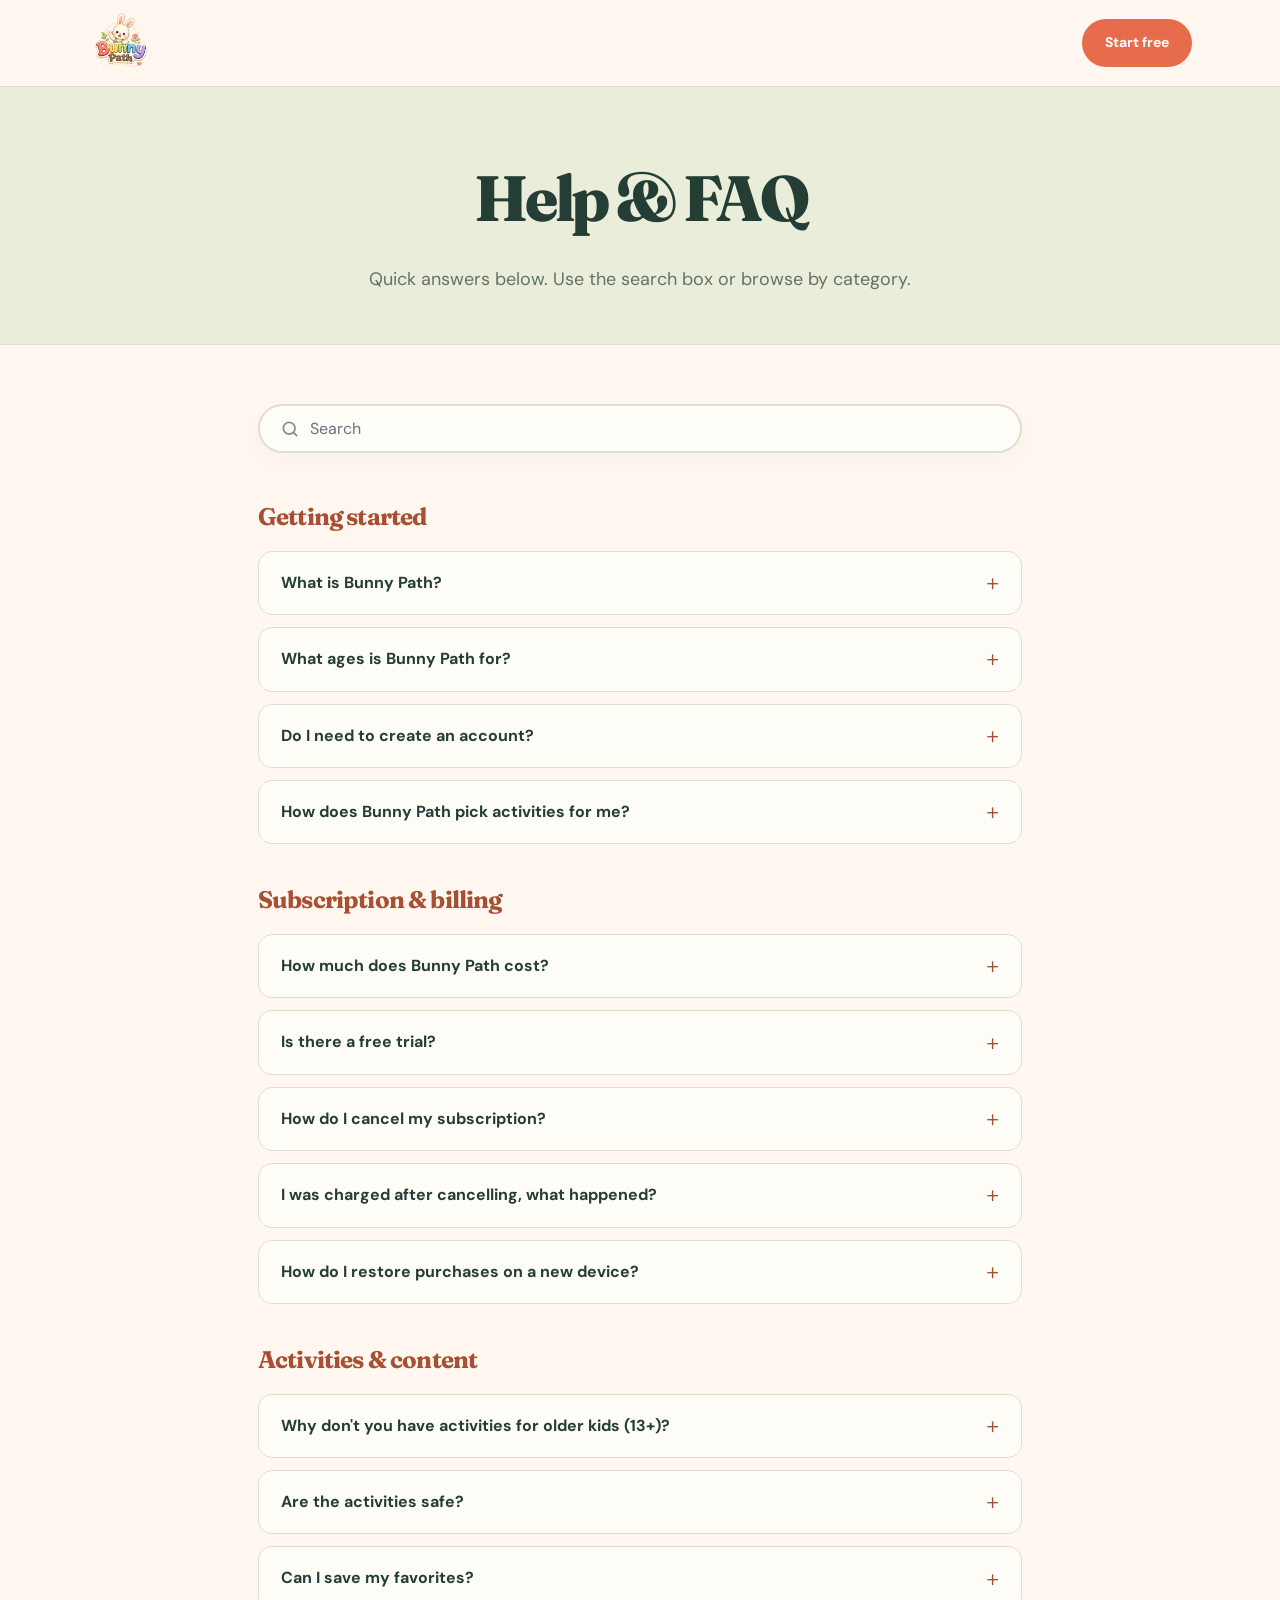
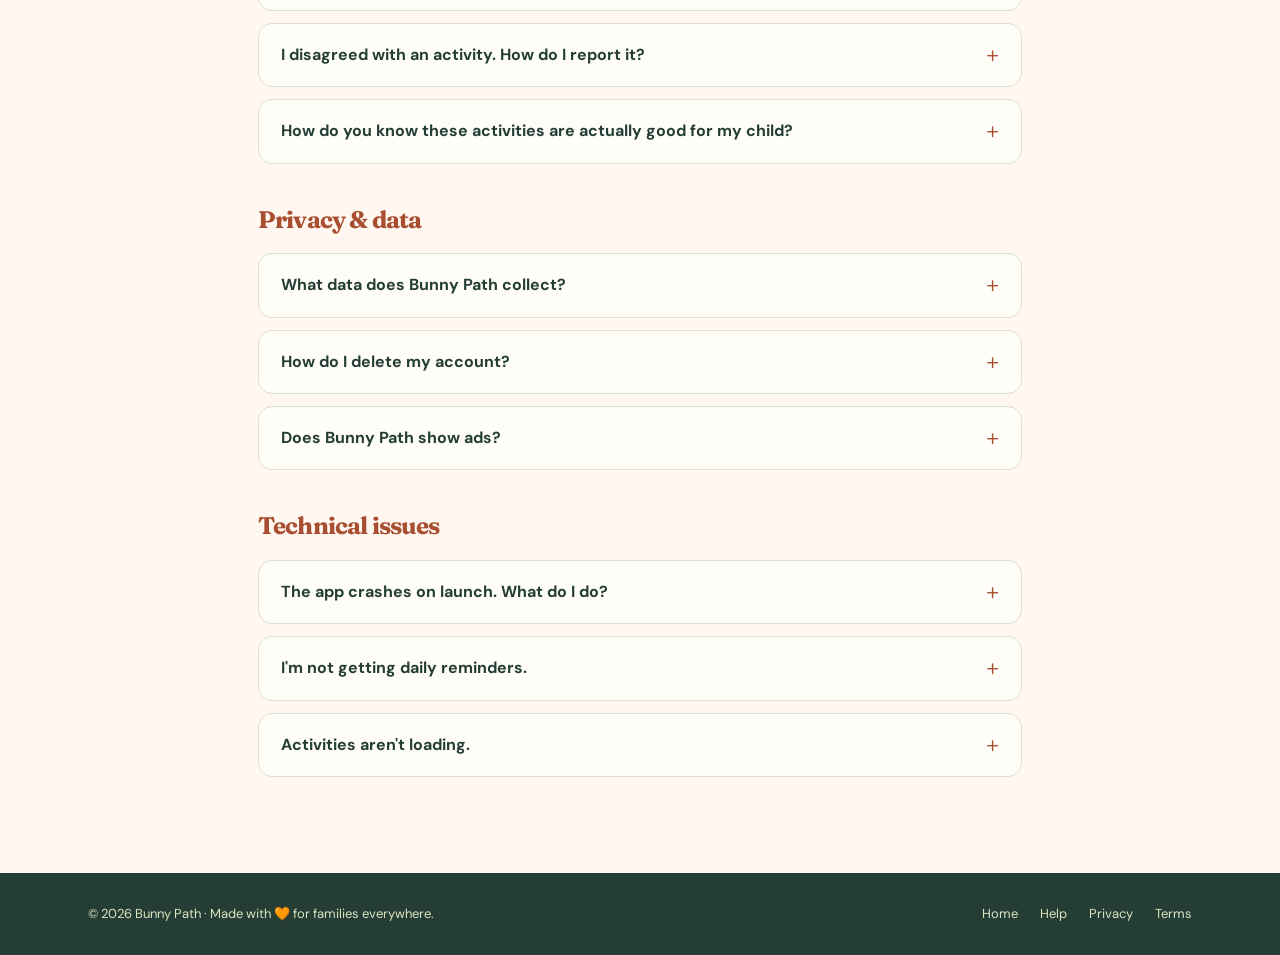
<file: help/index.html>
<!DOCTYPE html>
<html lang="en">
<head>
<meta charset="UTF-8">
<meta name="viewport" content="width=device-width, initial-scale=1.0">
<title>Bunny Path: Help &amp; FAQ</title>
<meta name="description" content="Bunny Path help center. Quick answers about ages, pricing, free trial, cancellation, refunds, privacy, and troubleshooting.">
<meta name="theme-color" content="#E37756">
<meta property="og:title" content="Bunny Path: Help &amp; FAQ">
<meta property="og:description" content="Quick answers about Bunny Path: ages, pricing, free trial, cancellation, refunds, privacy, and troubleshooting.">
<meta property="og:type" content="website">
<meta property="og:url" content="https://bunnypath.com/help/">
<meta name="twitter:card" content="summary_large_image">
<meta name="twitter:title" content="Bunny Path: Help &amp; FAQ">
<meta name="twitter:description" content="Quick answers about ages, pricing, free trial, cancellation, refunds, privacy, and troubleshooting.">
<link rel="canonical" href="https://bunnypath.com/help/">
<link rel="icon" type="image/x-icon" href="/assets/favicon/favicon.ico">
<link rel="icon" type="image/png" sizes="16x16" href="/assets/favicon/favicon-16.png">
<link rel="icon" type="image/png" sizes="32x32" href="/assets/favicon/favicon-32.png">
<link rel="icon" type="image/png" sizes="48x48" href="/assets/favicon/favicon-48.png">
<link rel="apple-touch-icon" sizes="180x180" href="/assets/favicon/apple-touch-icon.png">
<link rel="mask-icon" href="/assets/favicon/safari-pinned-tab.svg" color="#E37756">
<link rel="manifest" href="/assets/favicon/site.webmanifest">
<link href="https://fonts.googleapis.com/css2?family=Fraunces:ital,opsz,wght@0,9..144,600;0,9..144,800;1,9..144,600&family=Nunito:wght@400;600;700;800&display=swap" rel="stylesheet">
<style>
:root{
  --gold:#F5A623; --gold-vibrant:#E8960F; --gold-deep:#C47F0A; --gold-pale:#FFF8ED;
  --cream:#FFFDF7; --cream-warm:#FFF3D9;
  --charcoal:#1F2937; --charcoal-mid:#4B5563; --charcoal-light:#6B7280;
  --meadow:#9CC9A6; --meadow-deep:#6FA77D;
  --petal:#F7B8B0; --petal-deep:#E8857A;
}
*{margin:0;padding:0;box-sizing:border-box}
html{scroll-behavior:smooth}
body{
  font-family:'Nunito',-apple-system,BlinkMacSystemFont,sans-serif;
  color:var(--charcoal); line-height:1.65; background:var(--cream);
  -webkit-font-smoothing:antialiased;
}
h1,h2,h3{font-family:'Fraunces',Georgia,serif; letter-spacing:-.01em; color:var(--charcoal)}
a{color:var(--gold-deep)}
a:hover{color:var(--gold-vibrant)}
.container{max-width:820px; margin:0 auto; padding:0 28px}

/* Top nav. Mirrors privacy/terms layout */
nav.top{
  position:sticky; top:0; z-index:50;
  padding:10px 0;
  /* Frosted-glass band — see index.html for the design rationale.
     Replaces the prior `background:transparent` dead-click zone. */
  background: rgba(255, 252, 245, 0.72);
  -webkit-backdrop-filter: saturate(140%) blur(14px);
  backdrop-filter: saturate(140%) blur(14px);
  border-bottom: 1px solid rgba(31, 41, 55, 0.06);
}
nav.top .container{max-width:1160px}
.nav-inner{display:flex; align-items:center; justify-content:space-between}
.logo{display:flex; align-items:center; gap:10px; text-decoration:none; color:var(--charcoal); font-weight:800; font-size:22px}
.logo img{display:block; height:150px; width:auto; margin:-22px 0 -50px; position:relative; z-index:2}
.nav-right{display:flex; align-items:center; gap:20px}
.nav-link{color:var(--charcoal-mid); text-decoration:none; font-weight:600; font-size:14px}
.nav-cta{
  background:#E37756; color:#fff; padding:10px 22px; border-radius:100px;
  text-decoration:none; font-weight:700; font-size:14px;
  box-shadow:0 6px 18px rgba(227,119,86,.3); transition:transform .2s;
}
.nav-cta:hover{transform:translateY(-2px)}
@media(max-width:720px){
  nav.top{padding:8px 0}
  .logo img{height:92px; margin:-14px 0 -30px}
  .nav-right{gap:10px}
  .nav-right .nav-link{display:none}
}

/* Hero / page header */
header.page{padding:40px 0 20px; text-align:center}
header.page h1{font-size:clamp(38px,5vw,58px); font-weight:800; margin-bottom:14px}
header.page .lede{
  font-size:clamp(16px,1.6vw,18px); color:var(--charcoal-mid);
  max-width:620px; margin:0 auto;
}
header.page .lede a{color:var(--gold-deep); font-weight:700}

/* Search */
.search-wrap{padding:24px 0 8px}
.search-box{
  display:flex; align-items:center; gap:10px;
  background:#fff; border:2px solid rgba(245,166,35,.25);
  border-radius:100px; padding:12px 20px;
  box-shadow:0 4px 18px rgba(31,41,55,.06);
  transition:border-color .2s, box-shadow .2s;
}
.search-box:focus-within{
  border-color:var(--gold);
  box-shadow:0 6px 22px rgba(245,166,35,.18);
}
.search-box svg{flex:none; opacity:.55}
.search-box input{
  flex:1; border:none; outline:none; background:transparent;
  font-family:inherit; font-size:16px; color:var(--charcoal);
}
.search-box input::placeholder{color:var(--charcoal-light)}
.search-clear{
  background:none; border:none; cursor:pointer;
  color:var(--charcoal-light); font-size:18px; line-height:1;
  padding:4px 8px; border-radius:50%;
  display:none;
}
.search-clear:hover{color:var(--charcoal); background:rgba(0,0,0,.05)}
.search-clear.visible{display:inline-flex; align-items:center; justify-content:center}
.search-empty{
  display:none; text-align:center; padding:40px 20px;
  color:var(--charcoal-mid); font-size:15px;
}
.search-empty.visible{display:block}
.search-empty b{color:var(--charcoal); font-weight:800}

/* Main */
main{padding:24px 0 60px}
section.cat{margin:36px 0}
section.cat > h2{
  font-size:24px; margin:0 0 14px;
  color:var(--gold-deep);
}
.cat-intro{color:var(--charcoal-mid); font-size:14px; margin:-6px 0 14px}

/* FAQ cards */
.faq{
  background:#fff;
  border:1px solid rgba(245,166,35,.18);
  border-radius:14px;
  margin-bottom:12px;
  overflow:hidden;
  transition:border-color .2s, box-shadow .2s;
}
.faq:hover{border-color:rgba(245,166,35,.4)}
.faq[open]{
  border-color:rgba(245,166,35,.5);
  box-shadow:0 6px 22px rgba(31,41,55,.06);
}
.faq summary{
  list-style:none;
  cursor:pointer;
  padding:18px 50px 18px 22px;
  position:relative;
  font-weight:700; font-size:16px; color:var(--charcoal);
  user-select:none;
}
.faq summary::-webkit-details-marker{display:none}
.faq summary::after{
  content:"+";
  position:absolute; right:22px; top:50%; transform:translateY(-50%);
  font-size:22px; line-height:1; color:var(--gold-deep);
  font-weight:400; transition:transform .25s;
  font-family:'Nunito',sans-serif;
}
.faq[open] summary::after{transform:translateY(-50%) rotate(45deg)}
.faq summary:hover{color:var(--gold-deep)}
.faq summary:focus-visible{outline:2px solid var(--gold); outline-offset:-2px}
.faq .body{
  padding:0 22px 20px;
  color:var(--charcoal-mid);
  font-size:15px;
  line-height:1.65;
}
.faq .body p{margin-bottom:10px}
.faq .body p:last-child{margin-bottom:0}
.faq .body ul, .faq .body ol{margin:6px 0 10px 20px}
.faq .body li{margin-bottom:6px}
.faq .body a{color:var(--gold-deep); font-weight:700}
.faq .body code{
  background:var(--gold-pale);
  padding:1px 6px; border-radius:4px; font-size:13px;
  font-family:ui-monospace,SFMono-Regular,Menlo,monospace;
  color:var(--charcoal);
}
.faq .body strong{color:var(--charcoal)}

/* Permalink anchor offset (so sticky nav doesn't cover it) */
.faq{scroll-margin-top:80px}

/* Footer */
footer.nf{
  padding:30px 0; border-top:1px solid rgba(245,166,35,.15);
  font-size:13px; color:var(--charcoal-light);
}
footer.nf .nf-inner{
  max-width:1160px; margin:0 auto; padding:0 28px;
  display:flex; justify-content:space-between; align-items:center; flex-wrap:wrap; gap:16px;
}
footer.nf .nf-links{display:flex; gap:22px; flex-wrap:wrap}
footer.nf .nf-links a{color:var(--charcoal-mid); text-decoration:none}
footer.nf .nf-links a:hover{color:var(--gold-vibrant)}
@media(max-width:700px){footer.nf .nf-inner{flex-direction:column; text-align:center}}
</style>
<!-- Marketing-site analytics: PostHog, same project key as the app, so the
     pre-click half of the funnel joins the in-app half. autocapture off,
     no session replay, identified_only person profiles. See the file for
     the full privacy rationale. Deliberately NOT loaded on /auth/*. -->
<script src="/assets/analytics.js" defer></script>
<link rel="stylesheet" href="/fonts/fonts.css"><link rel="stylesheet" href="/support.css"></head>
<body>
<nav class="top">
  <div class="container nav-inner">
    <a href="/" class="logo" aria-label="Bunny Path"><img src="/assets/logo.png" alt="Bunny Path"></a>
    <div class="nav-right">
      <a href="https://app.bunnypath.com" class="nav-cta">Start free</a>
    </div>
  </div>
</nav>

<header class="page">
  <div class="container">
    <h1>Help &amp; FAQ</h1>
    <p class="lede">Quick answers below. Use the search box or browse by category.</p>
  </div>
</header>

<main>
  <div class="container">

    <div class="search-wrap">
      <label class="search-box" for="faq-search">
        <svg width="20" height="20" viewBox="0 0 24 24" fill="none" stroke="currentColor" stroke-width="2.2" stroke-linecap="round" stroke-linejoin="round" aria-hidden="true"><circle cx="11" cy="11" r="7"></circle><path d="m20 20-3.5-3.5"></path></svg>
        <input id="faq-search" type="search" placeholder="Search" autocomplete="off" aria-label="Search help articles">
        <button type="button" class="search-clear" id="search-clear" aria-label="Clear search">&times;</button>
      </label>
    </div>

    <div class="search-empty" id="search-empty">
      No matches for <b id="search-empty-term"></b>. Try a different term, or browse the categories below.
    </div>

    <!-- ───────────── Getting started ───────────── -->
    <section class="cat" data-cat="Getting started">
      <h2>Getting started</h2>

      <details class="faq" id="what-is-bunny-path">
        <summary>What is Bunny Path?</summary>
        <div class="body">
          <p>Bunny Path is a parenting app with 20,000+ hand-crafted, off-screen play ideas for kids ages 0–12. You tell us your child's age and a few interests, and we surface activities you can do at home today, with stuff you already have.</p>
          <p>It's designed for parents. Kids don't use the app directly. You pick something and play together (or hand them the prompt and supervise).</p>
        </div>
      </details>

      <details class="faq" id="what-ages">
        <summary>What ages is Bunny Path for?</summary>
        <div class="body">
          <p>Bunny Path covers <strong>ages 0 through 12</strong>, split across nine age bands so each activity is matched to a developmental stage:</p>
          <ul>
            <li>Under 1 (0–12 mo) · Babies</li>
            <li>1–2 · Toddler</li>
            <li>2–3 · Explorer</li>
            <li>3–4 · Builder</li>
            <li>4–5 · Creator</li>
            <li>5–6 · Thinker</li>
            <li>7–8 · Maker</li>
            <li>9–10 · Adventurer</li>
            <li>11–12 · Strategist</li>
          </ul>
          <p>You can change your child's age band any time in <strong>Settings → Profile</strong>, and the activity feed will re-tune.</p>
        </div>
      </details>

      <details class="faq" id="need-account">
        <summary>Do I need to create an account?</summary>
        <div class="body">
          <p>Yes, a free account is required so your saved activities, child profiles, and subscription state can sync across devices and survive a re-install.</p>
          <p>You can sign up with Apple, Google, or email. We never ask for a child's last name, school, address, or photo.</p>
        </div>
      </details>

      <details class="faq" id="how-daily-works">
        <summary>How does Bunny Path pick activities for me?</summary>
        <div class="body">
          <p>Each reveal shows you <strong>4 fresh activities</strong>: three tailored to your child's age and the focus areas you chose during onboarding (creative, active, discovery, calm, etc.), plus a <strong>brain game</strong>, a riddle, logic puzzle, or pattern challenge to stretch their thinking. Tap <strong>Load More</strong> for another batch of 4.</p>
          <p><strong>Free accounts</strong> get 12 activities per day: your first 4, plus 2 more rounds of 4 from Load More. <strong>Premium</strong> removes the cap entirely, so you can load as many fresh sets as you want.</p>
          <p>Premium also unlocks deeper discovery. Tap any <strong>tag</strong>, <strong>material</strong>, or <strong>benefit</strong> on an activity card to find more activities like it. For example, tap the &ldquo;fine motor&rdquo; benefit and you&rsquo;ll see every activity that builds the same skill. You can also search by activity type, by keywords in the description, by materials you already have at home, or by the developmental benefit you want to work on.</p>
        </div>
      </details>
    </section>

    <!-- ───────────── Subscription & billing ───────────── -->
    <section class="cat" data-cat="Subscription &amp; billing">
      <h2>Subscription &amp; billing</h2>

      <details class="faq" id="pricing">
        <summary>How much does Bunny Path cost?</summary>
        <div class="body">
          <p>Bunny Path is free to download with a generous free tier. Bunny Path Premium unlocks the full 20,000+ activity library and removes daily limits.</p>
          <p>Premium pricing is shown in your local currency before you confirm, in the in-app paywall or on the web checkout page. The price you see at checkout is the price you'll be charged. Taxes (where applicable) are added by Apple or Google on an in-app purchase, and by us on a web purchase.</p>
        </div>
      </details>

      <details class="faq" id="free-trial">
        <summary>Is there a free trial?</summary>
        <div class="body">
          <p>Yes. Your first Bunny Path account gets <strong>7 days of Premium, free</strong>, the moment you sign up. <strong>No credit card required</strong> &mdash; we never ask for a payment method to start it.</p>
          <p>Because there is no card on file, the trial <strong>cannot turn into a charge</strong>. There is nothing to cancel: when the 7 days are up your account simply moves to the free tier, and you subscribe only if you decide to.</p>
          <p>The free week is one per person, not one per account. If you sign up again later with the same email address, the new account works normally and is free to use, it just starts on the free tier rather than in a trial. Signing back in to your original account brings back everything you saved.</p>
        </div>
      </details>

      <details class="faq" id="cancel-subscription">
        <summary>How do I cancel my subscription?</summary>
        <div class="body">
          <p>It depends on where you subscribed.</p>
          <p><strong>Subscribed on the web (app.bunnypath.com)?</strong> We bill that one directly, so you cancel it with us: open <strong>Settings &rarr; Your Plan &rarr; Manage Subscription</strong>. That opens your billing page, where you can cancel, update your card, and download past invoices. Apple and Google have no record of a web subscription and cannot cancel it.</p>
          <p><strong>Subscribed inside the app?</strong> Apple or Google manages that one, and you cancel it there:</p>
          <p><strong>iPhone / iPad:</strong></p>
          <ol>
            <li>Open <strong>Settings</strong> on your device.</li>
            <li>Tap your name at the top, then tap <strong>Subscriptions</strong>.</li>
            <li>Tap <strong>Bunny Path</strong>, then <strong>Cancel Subscription</strong>.</li>
          </ol>
          <p><strong>Android:</strong></p>
          <ol>
            <li>Open the <strong>Google Play Store</strong> app.</li>
            <li>Tap your profile icon → <strong>Payments &amp; subscriptions</strong> → <strong>Subscriptions</strong>.</li>
            <li>Tap <strong>Bunny Path</strong>, then <strong>Cancel subscription</strong>.</li>
          </ol>
          <p>You'll keep Premium access through the end of the period you've already paid for. Cancelling stops the next renewal. It doesn't issue an immediate refund.</p>
        </div>
      </details>

      <details class="faq" id="charged-after-cancel">
        <summary>I was charged after cancelling, what happened?</summary>
        <div class="body">
          <p>Subscriptions auto-renew until the cancellation is confirmed <em>before</em> the renewal date, by Apple or Google for an in-app purchase and by us for a web one. The most common cause of a surprise charge is that the cancellation was started but not completed, or it was completed after the renewal had already processed.</p>
          <p>If you subscribed <strong>on the web</strong>, we took the payment and we can refund it: email <a href="mailto:hello@bunnypath.com">hello@bunnypath.com</a> from the address on your account.</p>
          <p>If you subscribed <strong>inside the app</strong>, Apple or Google processed the payment, so the refund has to come from the store:</p>
          <ul>
            <li><strong>Apple:</strong> <a href="https://reportaproblem.apple.com" target="_blank" rel="noopener">reportaproblem.apple.com</a>, sign in, find the Bunny Path charge, choose <em>Request a refund</em>.</li>
            <li><strong>Google:</strong> Open Play Store → menu → <strong>Payments &amp; subscriptions</strong> → <strong>Budget &amp; order history</strong> → tap the charge → <strong>Report an issue</strong>.</li>
          </ul>
        </div>
      </details>

      <details class="faq" id="restore-purchases">
        <summary>How do I restore purchases on a new device?</summary>
        <div class="body">
          <p>Sign in to Bunny Path on the new device using the <strong>same Apple ID or Google account</strong> you used to subscribe, then open <strong>Settings → Subscription → Restore purchases</strong>. Your Premium status will sync within a few seconds.</p>
          <p>A store subscription is tied to the store account that paid, not to your Bunny Path login, so make sure you're signed into the right Apple ID / Play account on the device.</p>
          <p>A <strong>web subscription</strong> needs no restoring: it is tied to your Bunny Path account, so it follows you to any device the moment you sign in.</p>
        </div>
      </details>
    </section>

    <!-- ───────────── Activities & content ───────────── -->
    <section class="cat" data-cat="Activities &amp; content">
      <h2>Activities &amp; content</h2>

      <details class="faq" id="older-kids">
        <summary>Why don't you have activities for older kids (13+)?</summary>
        <div class="body">
          <p>Bunny Path is purpose-built for ages 0–12, that's where parent-friendly play prompts have the highest impact and where our content review process is tuned to. Activities for teenagers need a very different content model (autonomy, friend dynamics, screen-balance) that we don't want to fake.</p>
          <p>If you want ideas for an older sibling, the 11–12 band stretches reasonably well, and many activities scale up with materials and complexity.</p>
        </div>
      </details>

      <details class="faq" id="safety">
        <summary>Are the activities safe?</summary>
        <div class="body">
          <p>Every activity is written and reviewed by our team before it's added to the catalog. Each one is tagged with an age band and screened against safety rules, including a hard filter for choking, sharp-tool, burn, and toxic-substance hazards relative to the child's age. Materials shown on each activity card are checked for age appropriateness.</p>
          <p>That said, no rule replaces a parent in the room. Always supervise your child during play, use your judgment about your specific child's abilities, and skip anything that doesn't feel right. If you spot an activity you think is unsafe for the listed age, tap the report icon on the activity card &mdash; we re-review every report.</p>
        </div>
      </details>

      <details class="faq" id="favorites">
        <summary>Can I save my favorites?</summary>
        <div class="body">
          <p>Yes. Tap the heart icon on any activity to save it &mdash; your saved list lives in <strong>Profile → Saved</strong> and syncs across devices when you're signed in.</p>
          <p>Free accounts can save <strong>3 activities</strong> in total, and Premium accounts get <strong>unlimited saves</strong>. Your saved list stays put either way; upgrade anytime to keep building it.</p>
        </div>
      </details>

      <details class="faq" id="report-activity">
        <summary>I disagreed with an activity. How do I report it?</summary>
        <div class="body">
          <p>Open the activity, tap the <strong>•••</strong> menu in the top-right, and choose <strong>Report</strong>. Tell us what felt off, wrong age, unsafe materials, unclear steps, anything. The report includes the activity ID automatically so we can find it instantly, and we re-review every report.</p>
        </div>
      </details>

      <details class="faq" id="developmental-science">
        <summary>How do you know these activities are actually good for my child?</summary>
        <div class="body">
          <p>Every Bunny Path activity is tagged with the specific developmental benefits it supports, and those benefits aren't guesswork. We built our entire benefit system from a rigorous framework of hundreds of distinct skills across 11 developmental domains, from movement and cognition to language, social-emotional growth, creativity, real-world knowledge, and practical life, drawing on the frameworks child-development specialists and educators rely on.</p>
          <p>That includes things like the Head Start Early Learning Outcomes Framework, the five pillars of reading, the CASEL framework for social-emotional learning, fundamental movement skills and physical literacy, next-generation science practices, and widely-recognized models of cognitive and creative development (such as Piaget, Vygotsky, and Bloom's Taxonomy). So when we say an activity builds fine-motor strength or cooperative play, you can see exactly which skill it targets.</p>
          <p>Bunny Path supports healthy development through play; it isn't a medical, diagnostic, or therapeutic tool, and we aren't affiliated with or endorsed by the organizations behind those frameworks.</p>
        </div>
      </details>
    </section>

    <!-- ───────────── Privacy & data ───────────── -->
    <section class="cat" data-cat="Privacy &amp; data">
      <h2>Privacy &amp; data</h2>

      <details class="faq" id="data-collected">
        <summary>What data does Bunny Path collect?</summary>
        <div class="body">
          <p>The minimum we need to run the app: your account email, the optional first name / age band you enter for each child, your activity preferences, and standard usage and crash data. We don't ask for last names, school names, addresses, photos, voice recordings, or precise location.</p>
          <p>Full details are in our <a href="/legal/privacy/">Privacy Policy</a>.</p>
        </div>
      </details>

      <details class="faq" id="delete-account">
        <summary>How do I delete my account?</summary>
        <div class="body">
          <p>In the app, go to <strong>Settings → Account → Delete account</strong>. Confirm, and your account and all child profiles are deleted from our active systems immediately. Encrypted backups are purged within 30 days after that.</p>
          <p>Account deletion is <strong>permanent and unrecoverable</strong>. We can't restore profiles, saved activities, or subscription state once it's done. Cancel any active subscription first if you don't want it to renew: through the App Store or Play Store if you subscribed in the app, or in <strong>Settings &rarr; Your Plan &rarr; Manage Subscription</strong> if you subscribed on the web.</p>
          <p>One thing is kept on purpose: a one-way hash of your email address, so the free welcome week stays one per person and deleting an account isn't a way to reset it. It's a hash, not your address, but we still treat it as personal data and will erase it if you ask at <a href="mailto:privacy@bunnypath.com">privacy@bunnypath.com</a>. The full list is in <a href="/legal/privacy/#data-retention">how long we keep your data</a>.</p>
        </div>
      </details>

      <details class="faq" id="advertisers">
        <summary>Does Bunny Path show ads?</summary>
        <div class="body">
          <p>No. Bunny Path contains no advertising, on the free tier or any other tier, and the app includes no advertising software.</p>
          <p>We never share child-related data with anyone for advertising or profiling.</p>
          <p>For the full breakdown, see the <a href="/legal/privacy/">Privacy Policy</a>.</p>
        </div>
      </details>
    </section>

    <!-- ───────────── Technical issues ───────────── -->
    <section class="cat" data-cat="Technical issues">
      <h2>Technical issues</h2>

      <details class="faq" id="crashes">
        <summary>The app crashes on launch. What do I do?</summary>
        <div class="body">
          <p>Try these in order:</p>
          <ol>
            <li><strong>Force-quit and reopen.</strong> Swipe Bunny Path out of the app switcher, then tap the icon again.</li>
            <li><strong>Restart the device.</strong> Clears any stuck background state.</li>
            <li><strong>Update the app.</strong> Check the App Store / Play Store for a newer build.</li>
            <li><strong>Reinstall.</strong> Delete the app and download it again. Your account, saves, and subscription will restore once you sign back in.</li>
          </ol>
          <p>If it still crashes after a reinstall, the App Store or Play Store may have a newer build with the fix. Otherwise, leave us a review noting your <strong>device model</strong> (e.g. iPhone 14, Pixel 8) and <strong>OS version</strong> (e.g. iOS 17.4, Android 14) so we can spot the cause.</p>
        </div>
      </details>

      <details class="faq" id="no-reminders">
        <summary>I'm not getting daily reminders.</summary>
        <div class="body">
          <p>Most reminder issues are a notification-permission setting. Check, in this order:</p>
          <ul>
            <li><strong>Inside Bunny Path:</strong> <strong>Settings → Notifications</strong>. Make sure the daily reminder is on and set to a time you're awake for.</li>
            <li><strong>iOS:</strong> Phone <strong>Settings → Notifications → Bunny Path</strong>, allow notifications, banners, and sounds.</li>
            <li><strong>Android:</strong> Phone <strong>Settings → Apps → Bunny Path → Notifications</strong>. Allow notifications and disable battery-saver / Doze restrictions for the app.</li>
            <li><strong>Focus / Do Not Disturb:</strong> If the reminder time falls inside a Focus mode, the notification can get silently filtered. Add Bunny Path to the allowed apps for that mode.</li>
          </ul>
        </div>
      </details>

      <details class="faq" id="not-loading">
        <summary>Activities aren't loading.</summary>
        <div class="body">
          <p>Activities are fetched from our servers, so a connection issue is the usual culprit:</p>
          <ol>
            <li>Check that your device has internet (try opening a website in your browser).</li>
            <li>Pull-to-refresh on the home or library screen.</li>
            <li>Force-quit the app and reopen it.</li>
            <li>Sign out (Settings → Account → Sign out) and sign back in.</li>
          </ol>
          <p>If activities are still blank after that, try a different network (switch from Wi-Fi to cellular, or vice versa). Some restrictive networks (school, corporate, hotel Wi-Fi) block the API endpoints the app needs.</p>
        </div>
      </details>
    </section>

  </div>
</main>

<footer class="nf">
  <div class="nf-inner">
    <div>© <span id="currentYear">2026</span> Bunny Path · Made with 🧡 for families everywhere.</div>
    <div class="nf-links">
      <a href="/">Home</a>
      <a href="/help/">Help</a>
      <a href="/legal/privacy/">Privacy</a>
      <a href="/legal/terms/">Terms</a>
    </div>
  </div>
</footer>

<script>
// Year stamp
document.getElementById('currentYear').textContent = new Date().getFullYear();

// Client-side filter
(function(){
  const input  = document.getElementById('faq-search');
  const clear  = document.getElementById('search-clear');
  const empty  = document.getElementById('search-empty');
  const emptyT = document.getElementById('search-empty-term');
  const faqs   = Array.from(document.querySelectorAll('.faq'));
  const cats   = Array.from(document.querySelectorAll('section.cat'));

  // Pre-compute searchable text for each FAQ (lowercased question + body)
  faqs.forEach(f => {
    f.dataset.haystack = (f.textContent || '').toLowerCase().replace(/\s+/g,' ');
  });

  function apply(q){
    const term = q.trim().toLowerCase();
    let anyMatch = false;

    faqs.forEach(f => {
      const hit = !term || f.dataset.haystack.includes(term);
      f.style.display = hit ? '' : 'none';
      if (hit) anyMatch = true;
      // Auto-open matched FAQs only when actively searching
      if (term && hit) f.setAttribute('open',''); else if (term) f.removeAttribute('open');
    });

    // Hide categories with no visible FAQs
    cats.forEach(c => {
      const visible = c.querySelectorAll('.faq:not([style*="display: none"])').length;
      c.style.display = (term && visible === 0) ? 'none' : '';
    });

    if (term && !anyMatch){
      empty.classList.add('visible');
      emptyT.textContent = '"' + q.trim() + '"';
    } else {
      empty.classList.remove('visible');
    }

    clear.classList.toggle('visible', !!term);
  }

  input.addEventListener('input', e => apply(e.target.value));
  clear.addEventListener('click', () => {
    input.value = '';
    apply('');
    input.focus();
  });

  // Deep-link: if URL has a hash, open that FAQ on load
  if (location.hash){
    const target = document.querySelector(location.hash);
    if (target && target.classList.contains('faq')){
      target.setAttribute('open','');
    }
  }

  // Update hash when FAQs are toggled, so users can copy a deep link
  faqs.forEach(f => {
    f.addEventListener('toggle', () => {
      if (f.open && f.id && !input.value){
        history.replaceState(null, '', '#' + f.id);
      }
    });
  });
})();
</script>
</body>
</html>
</file>
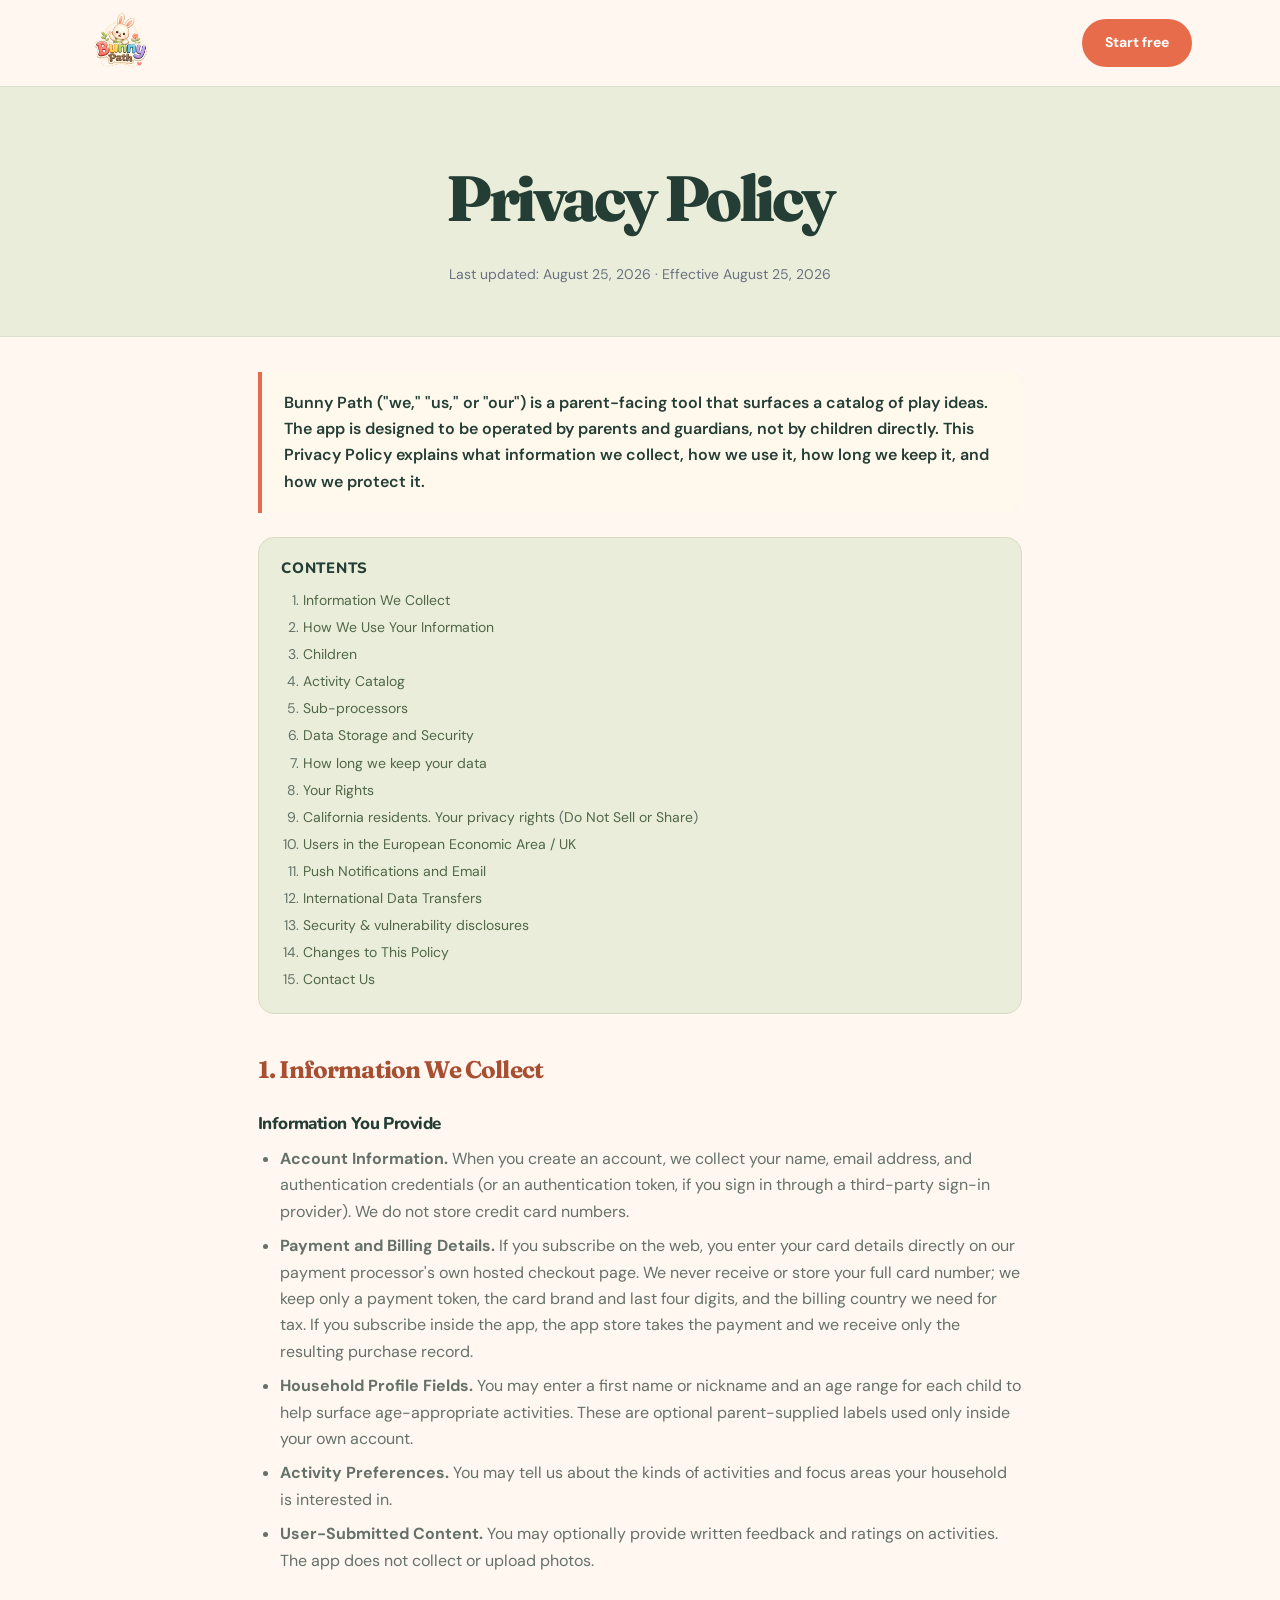
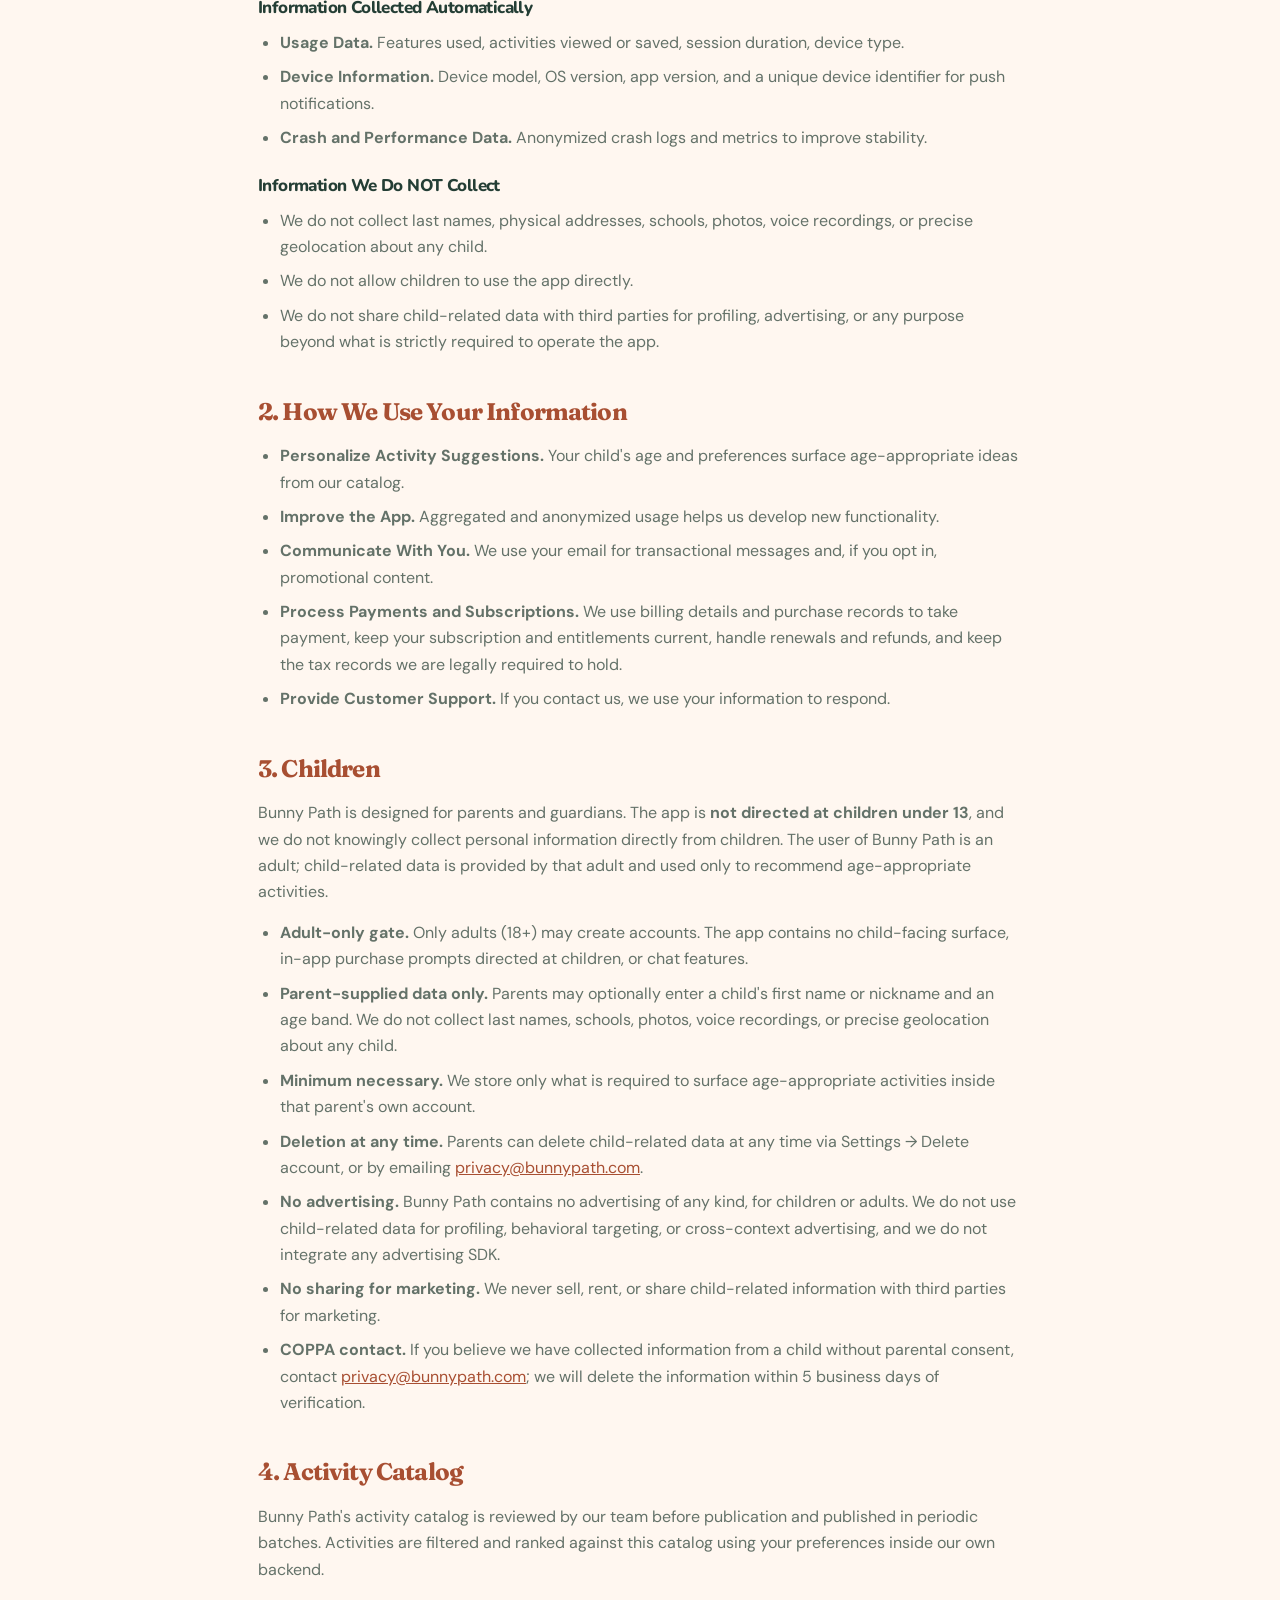
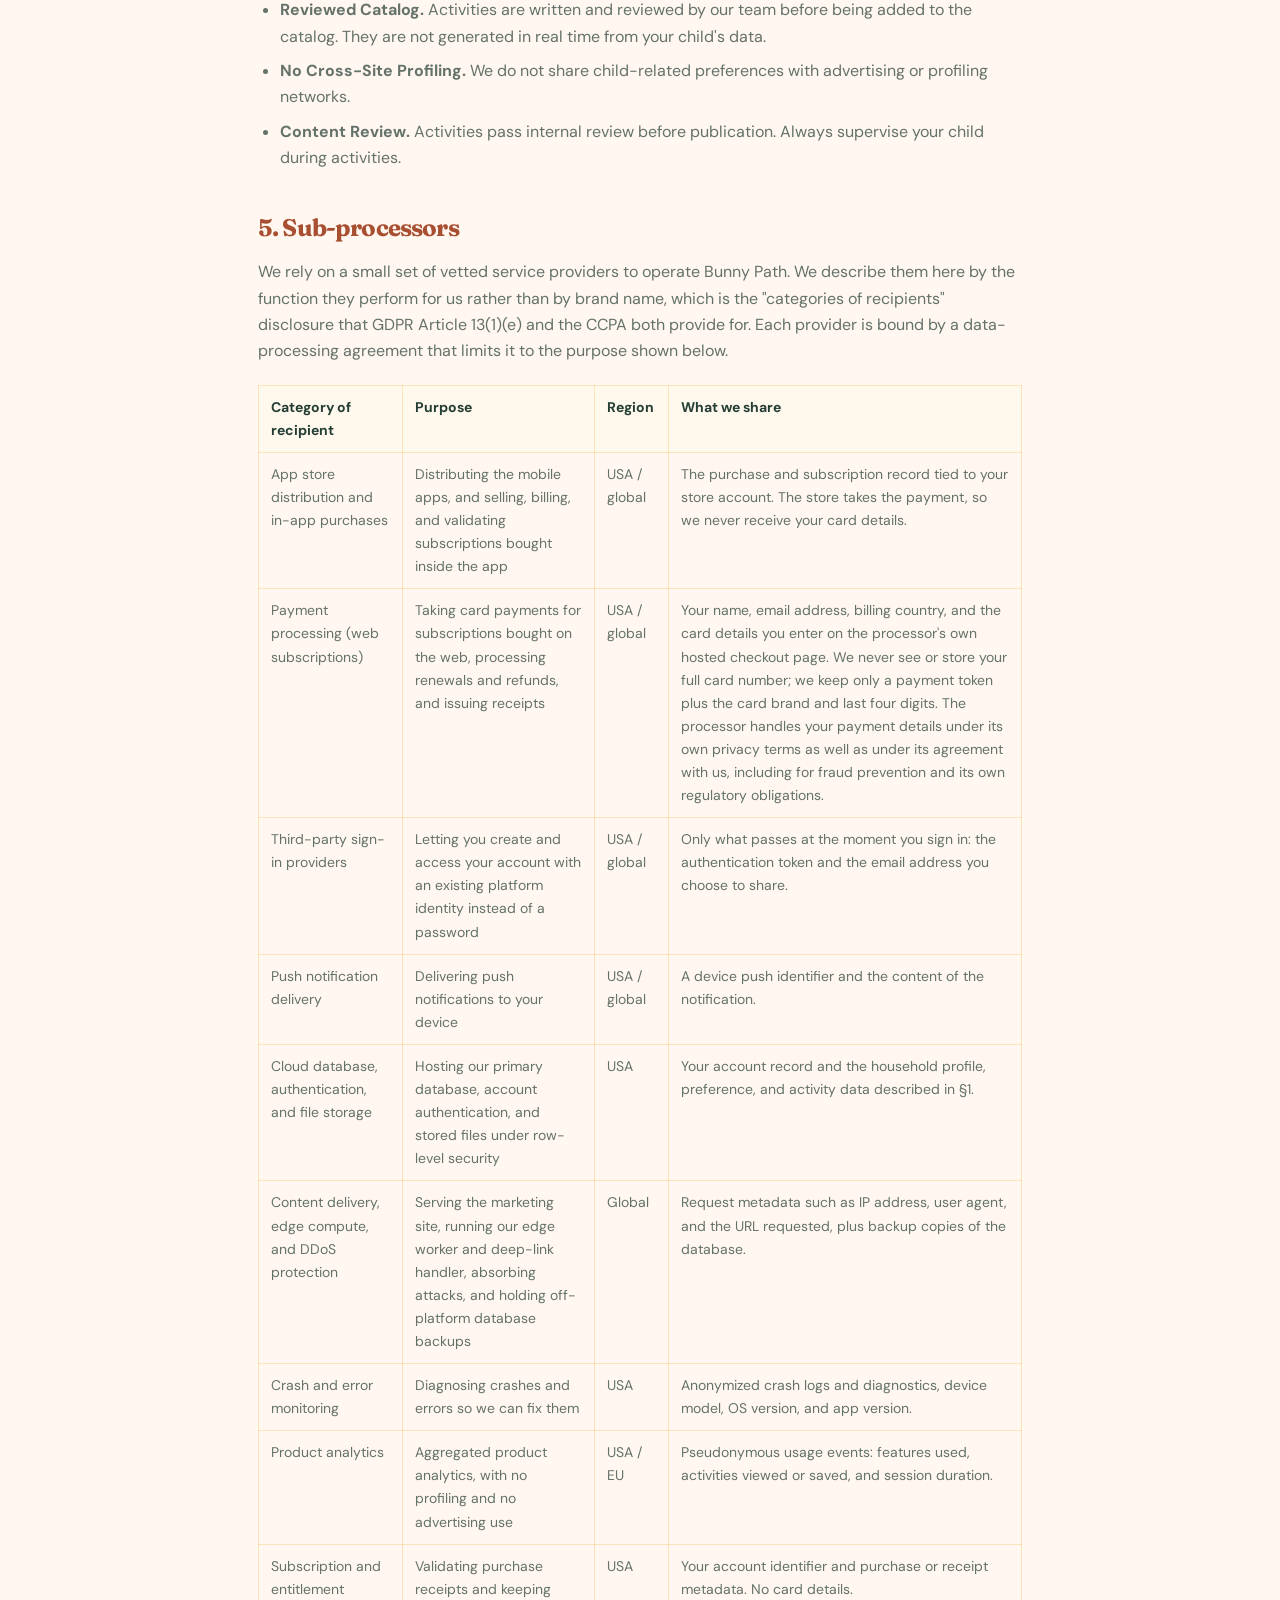
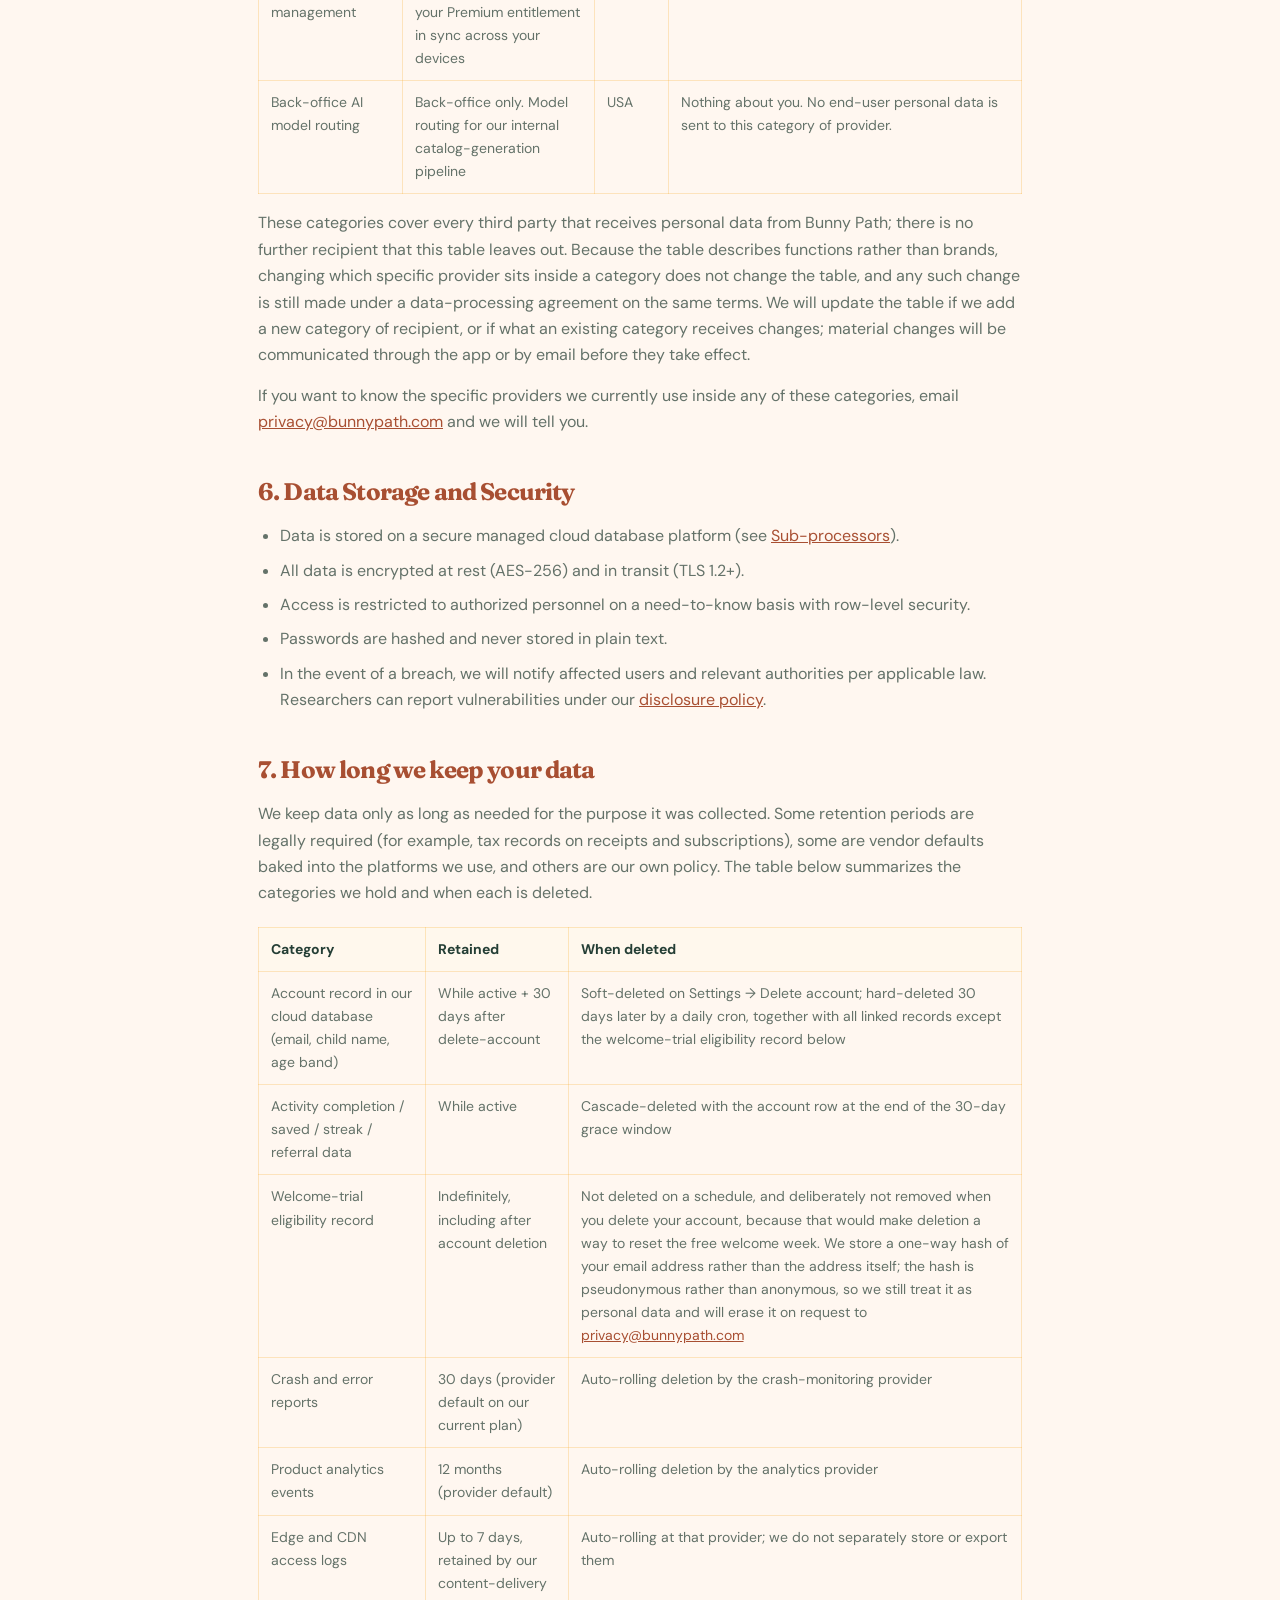
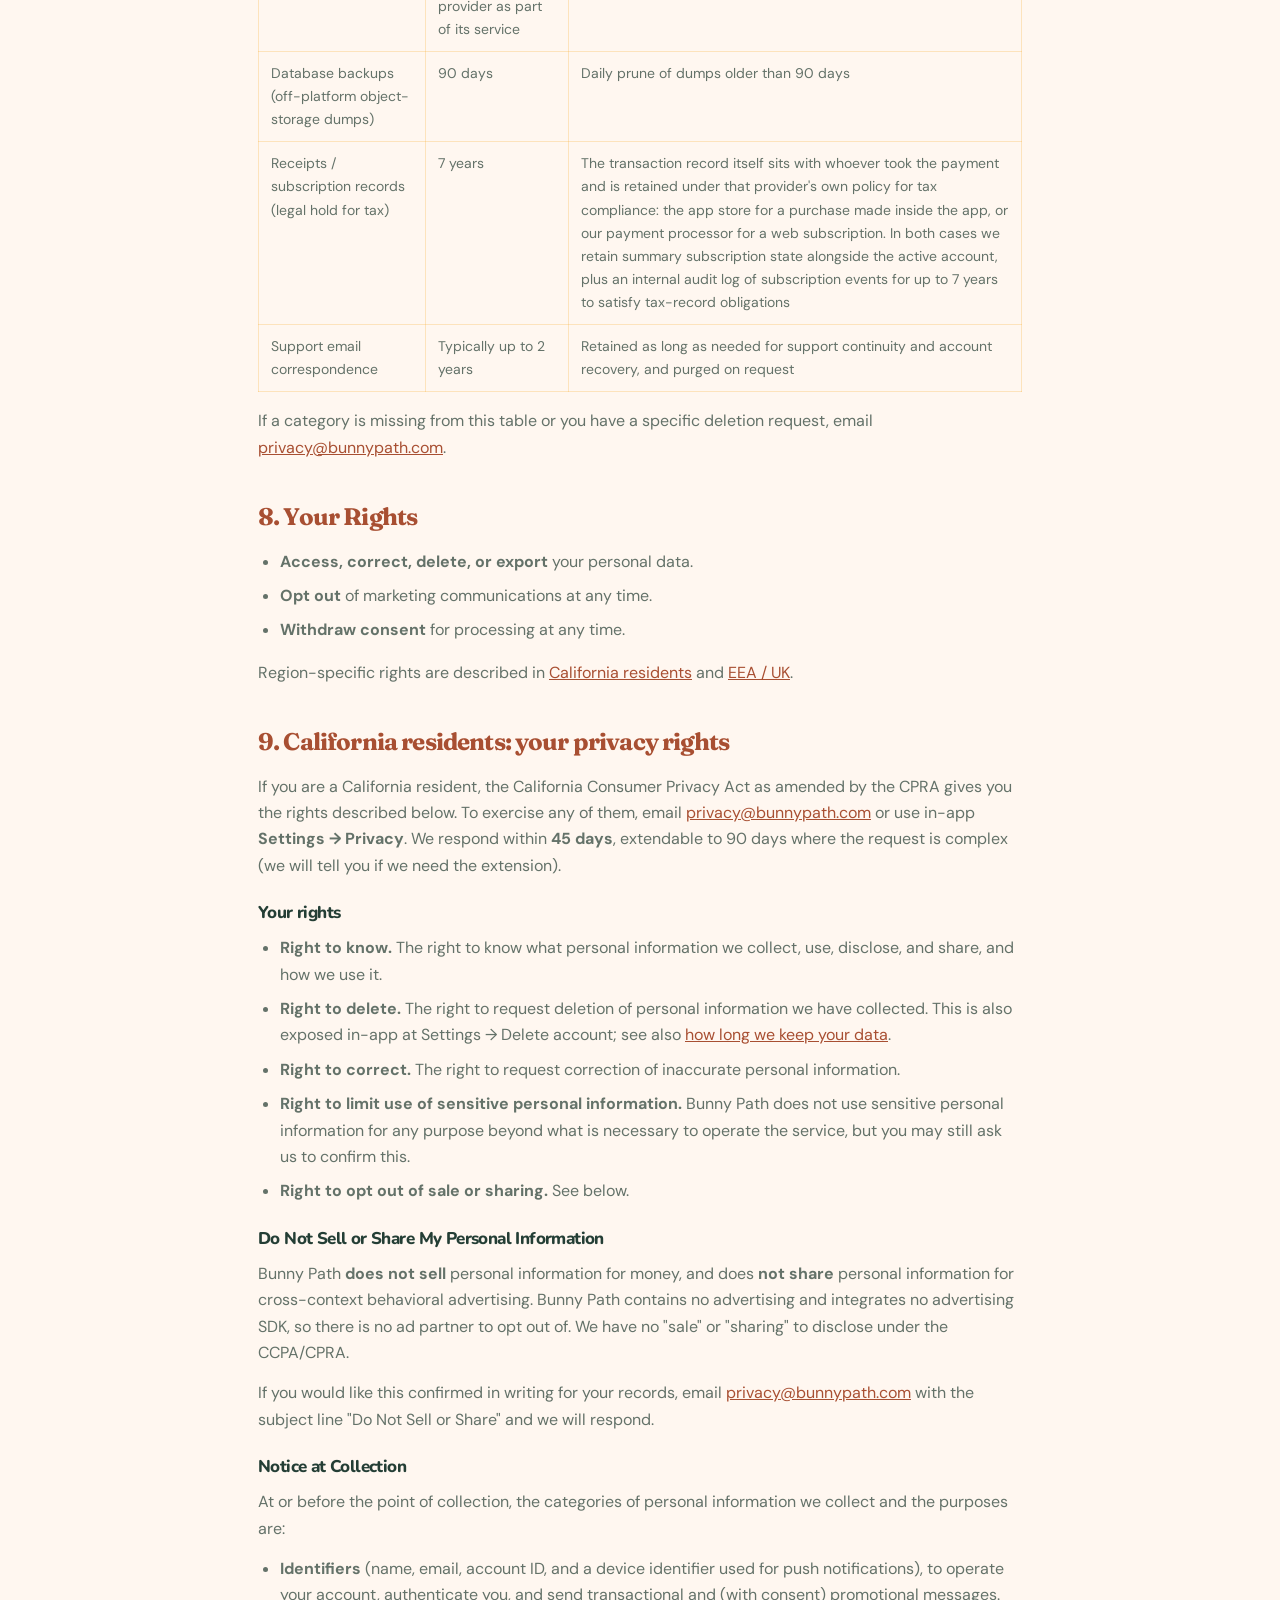
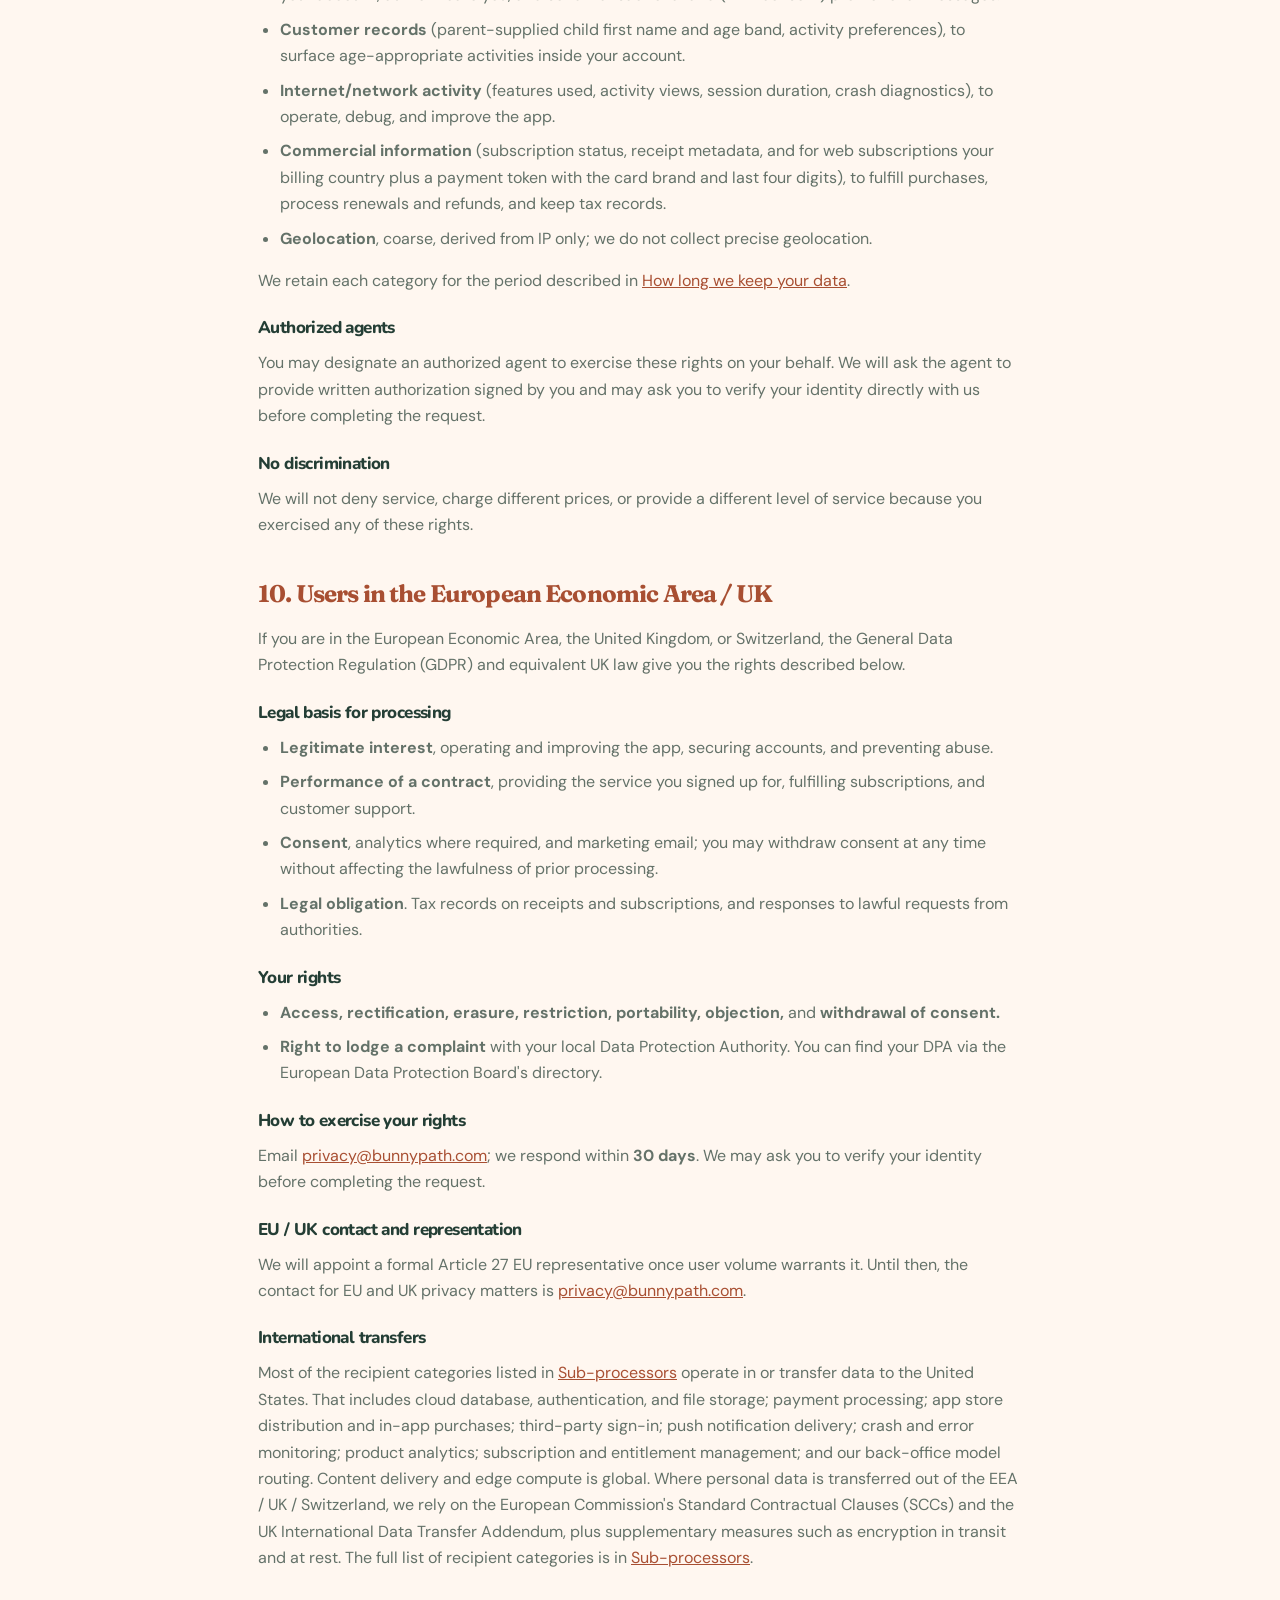
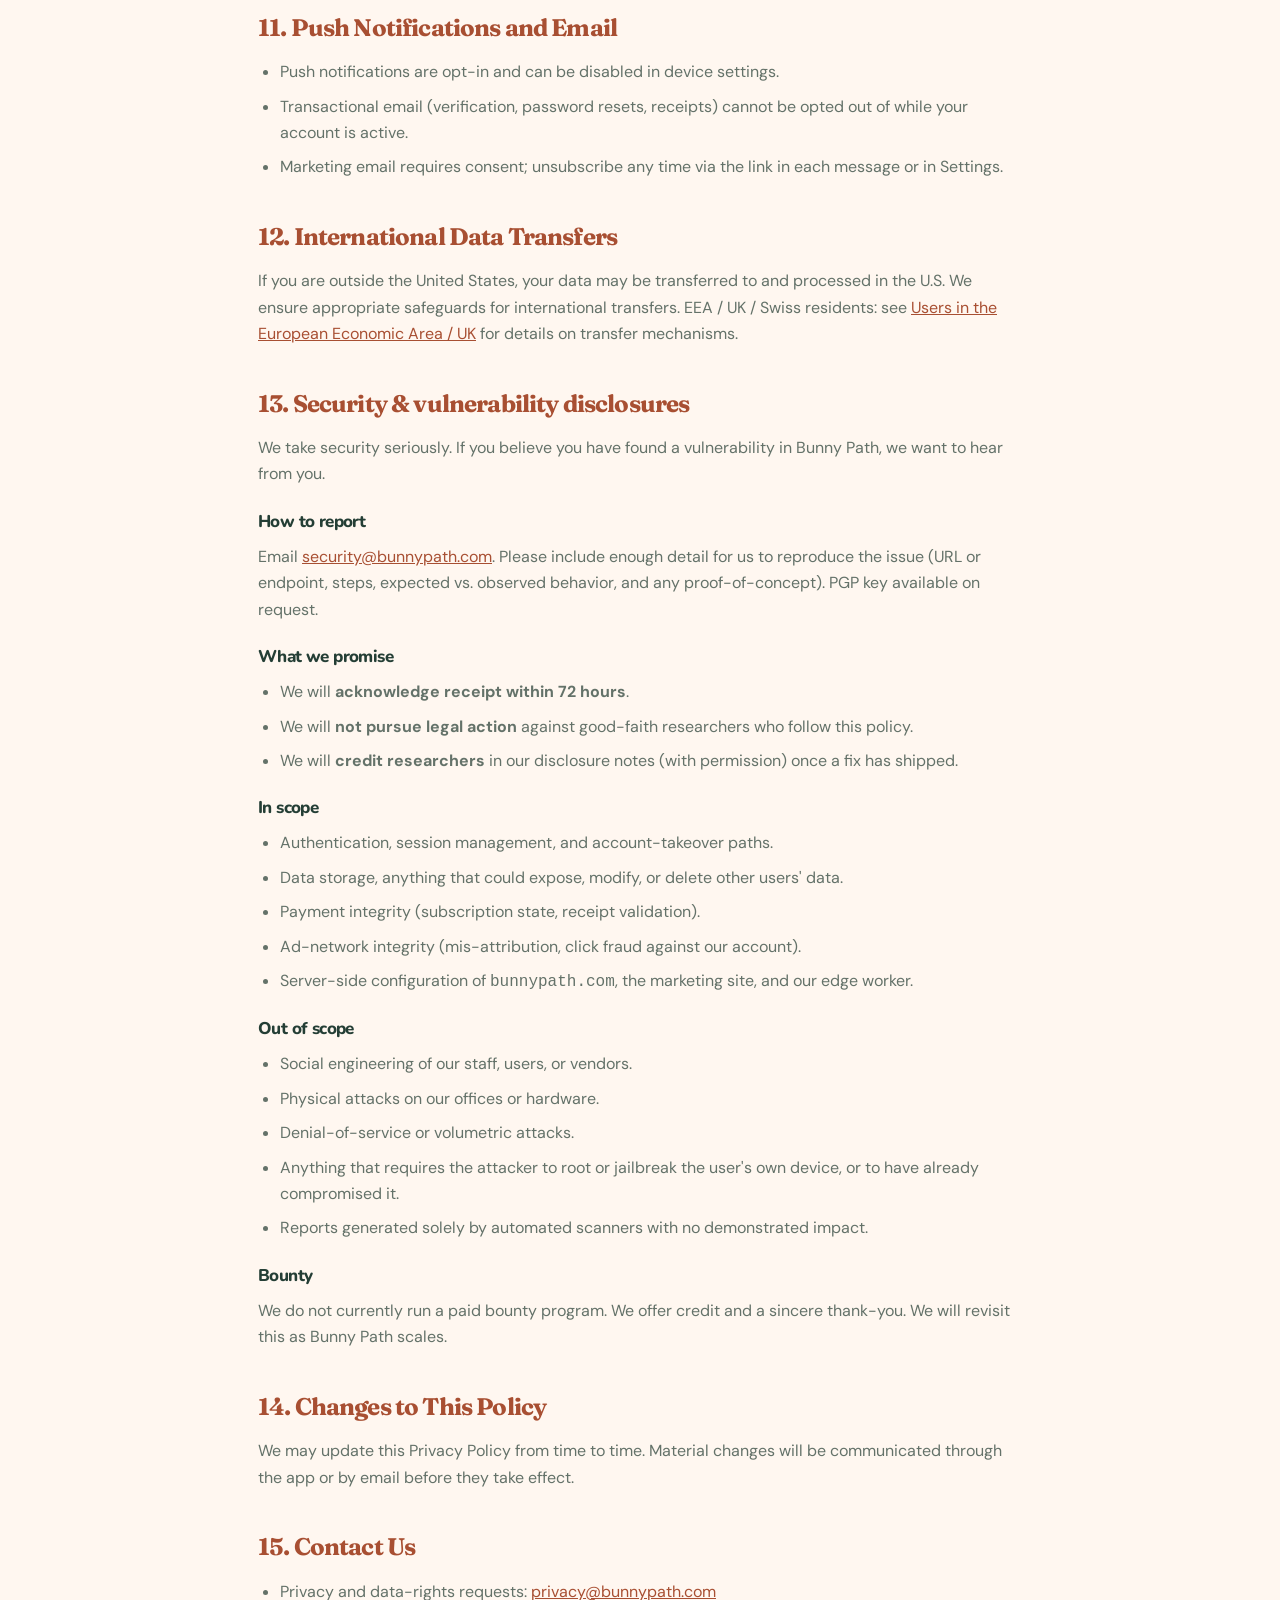
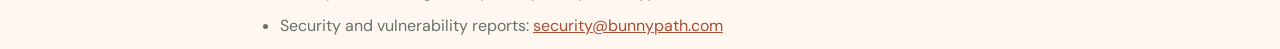
<file: privacy/index.html>
<!doctype html><html lang="en"><head><meta charset="utf-8"><meta http-equiv="refresh" content="0;url=/legal/privacy/"><title>Bunny Path</title><link rel="canonical" href="https://bunnypath.com/legal/privacy/"></head><body><a href="/legal/privacy/">Continue to Bunny Path</a></body></html>
</file>
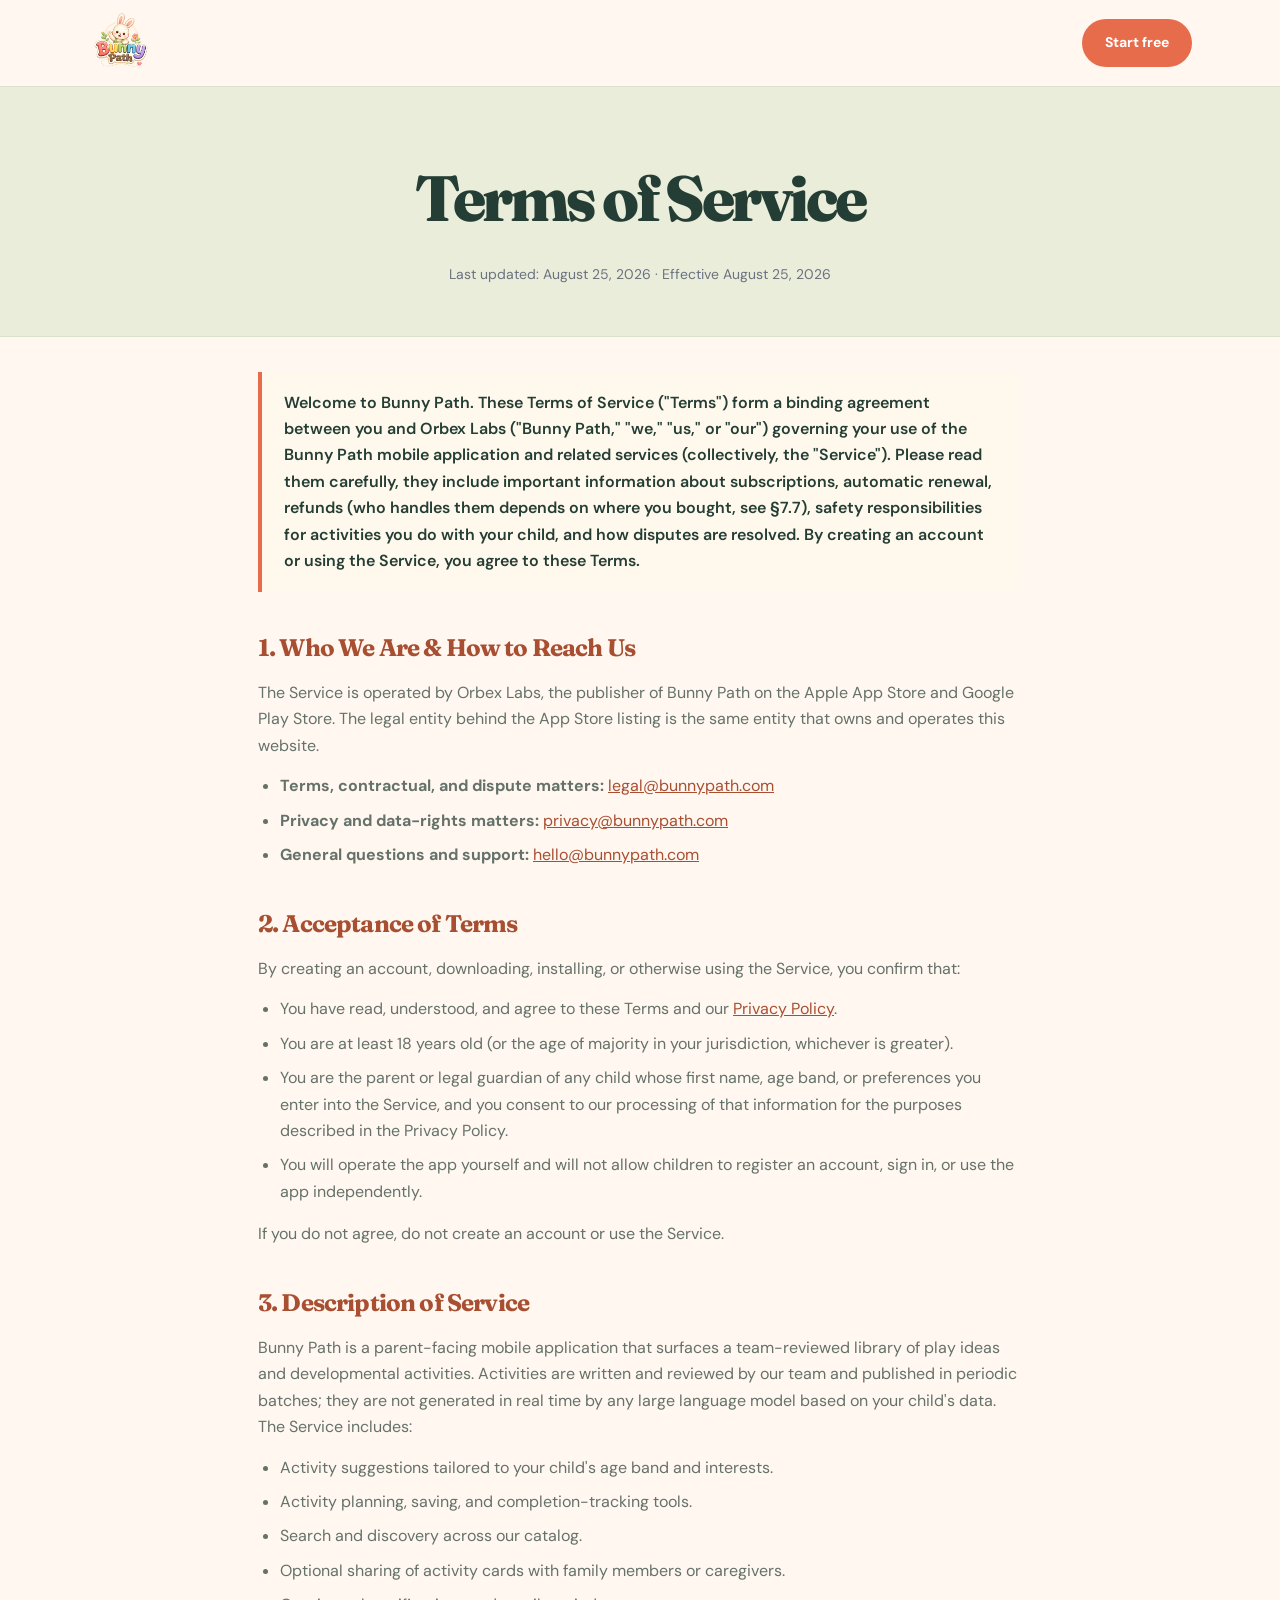
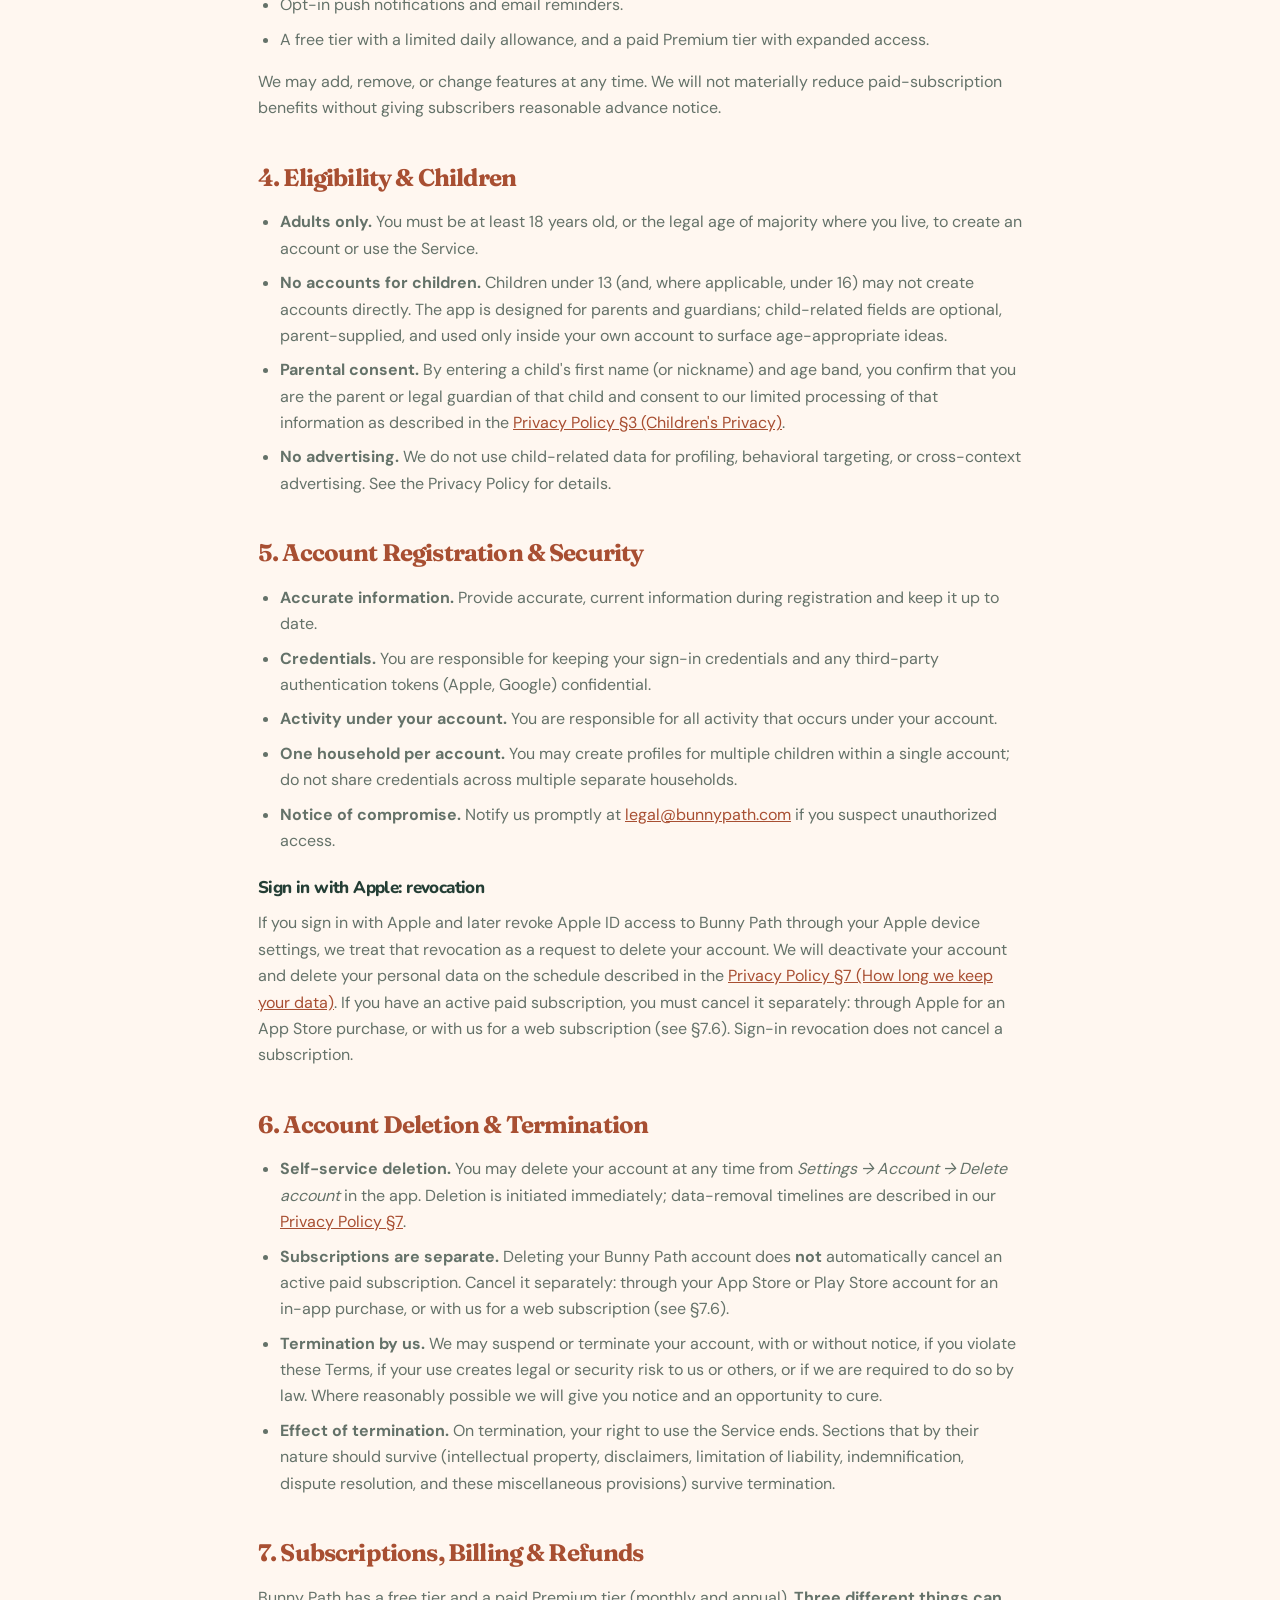
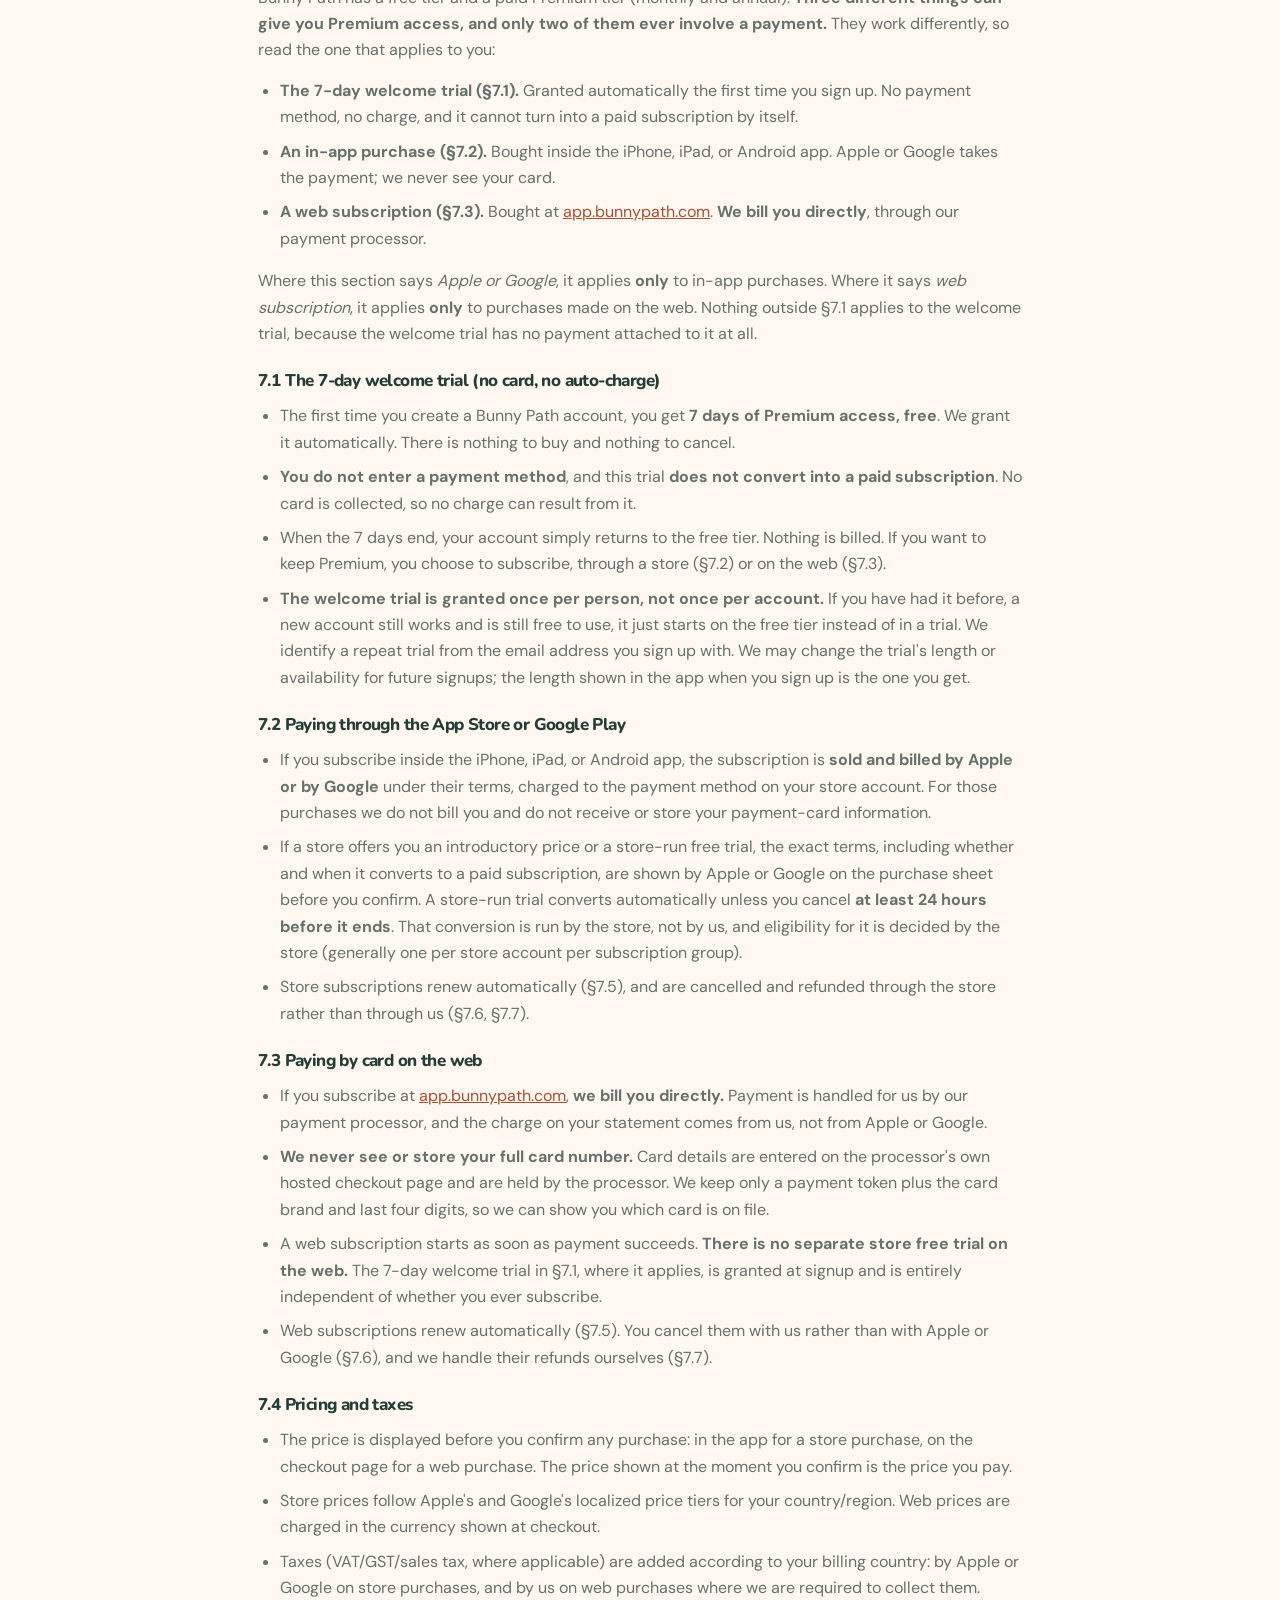
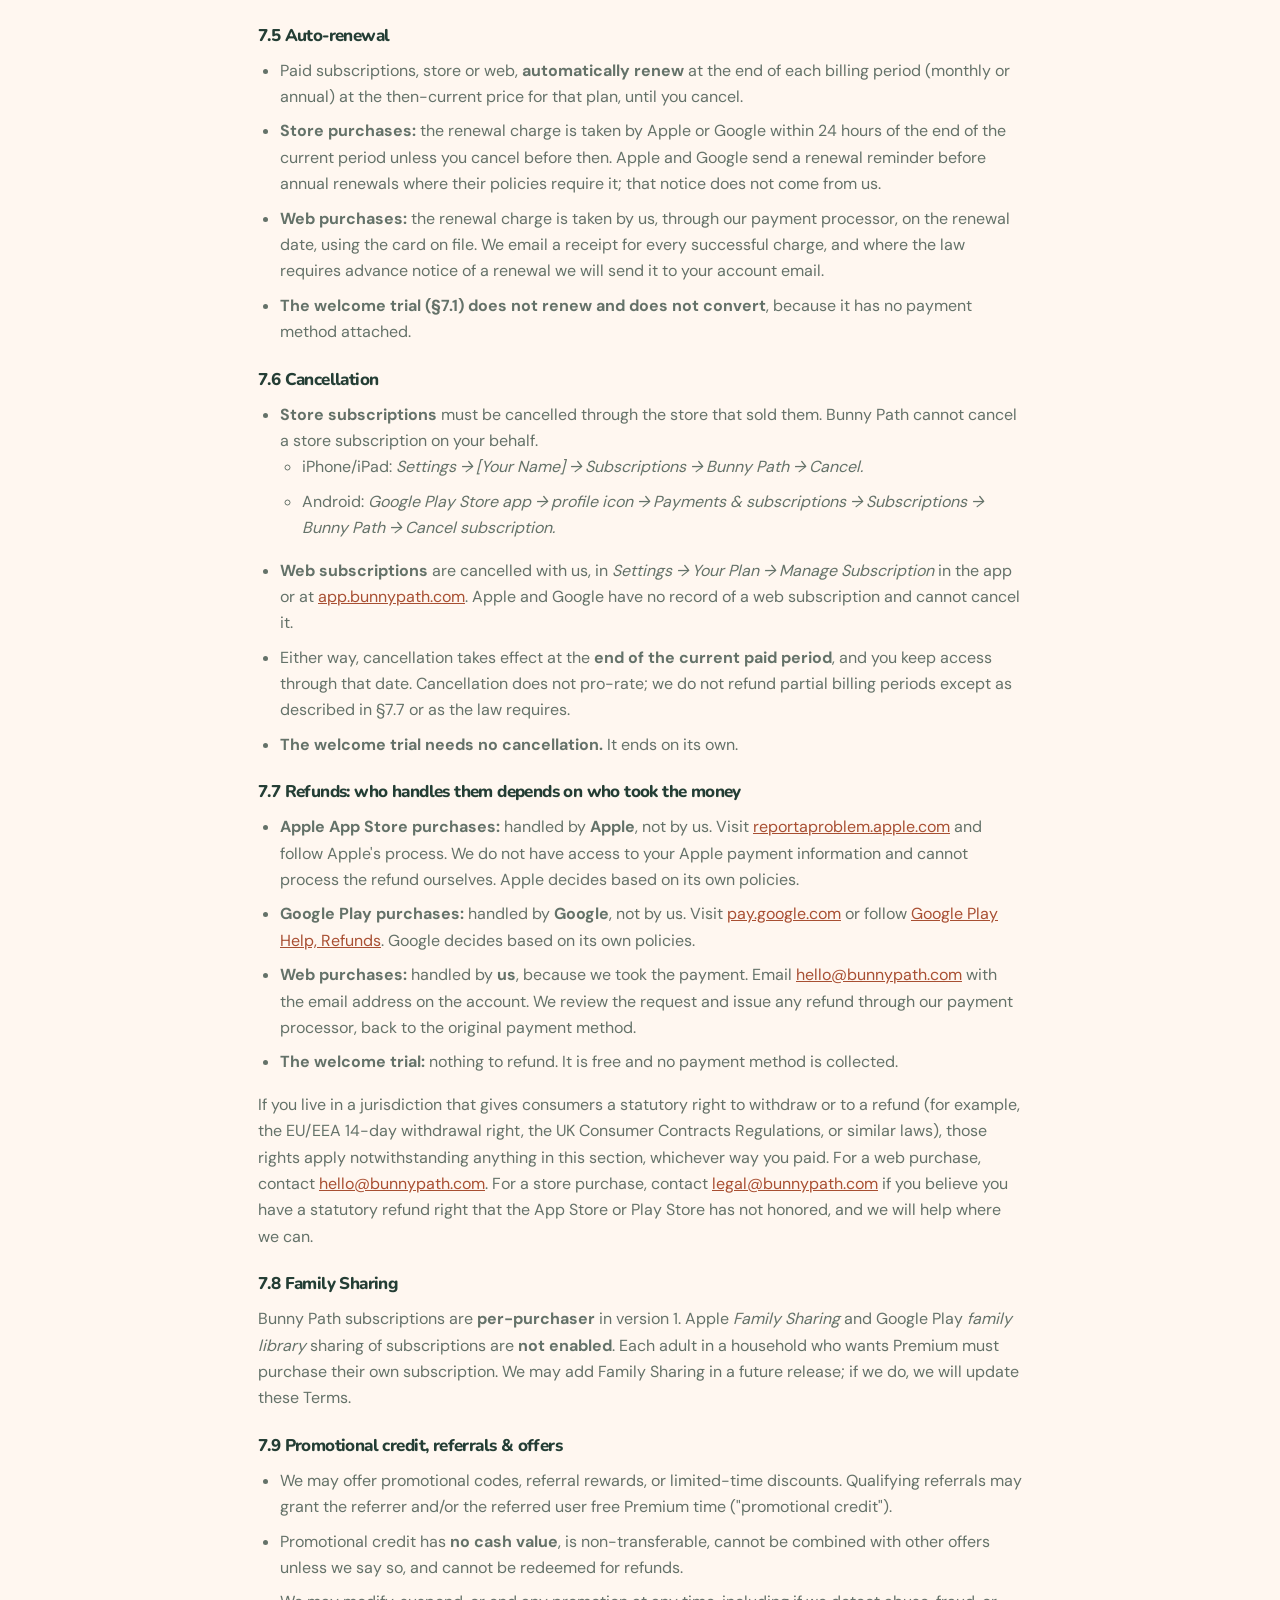
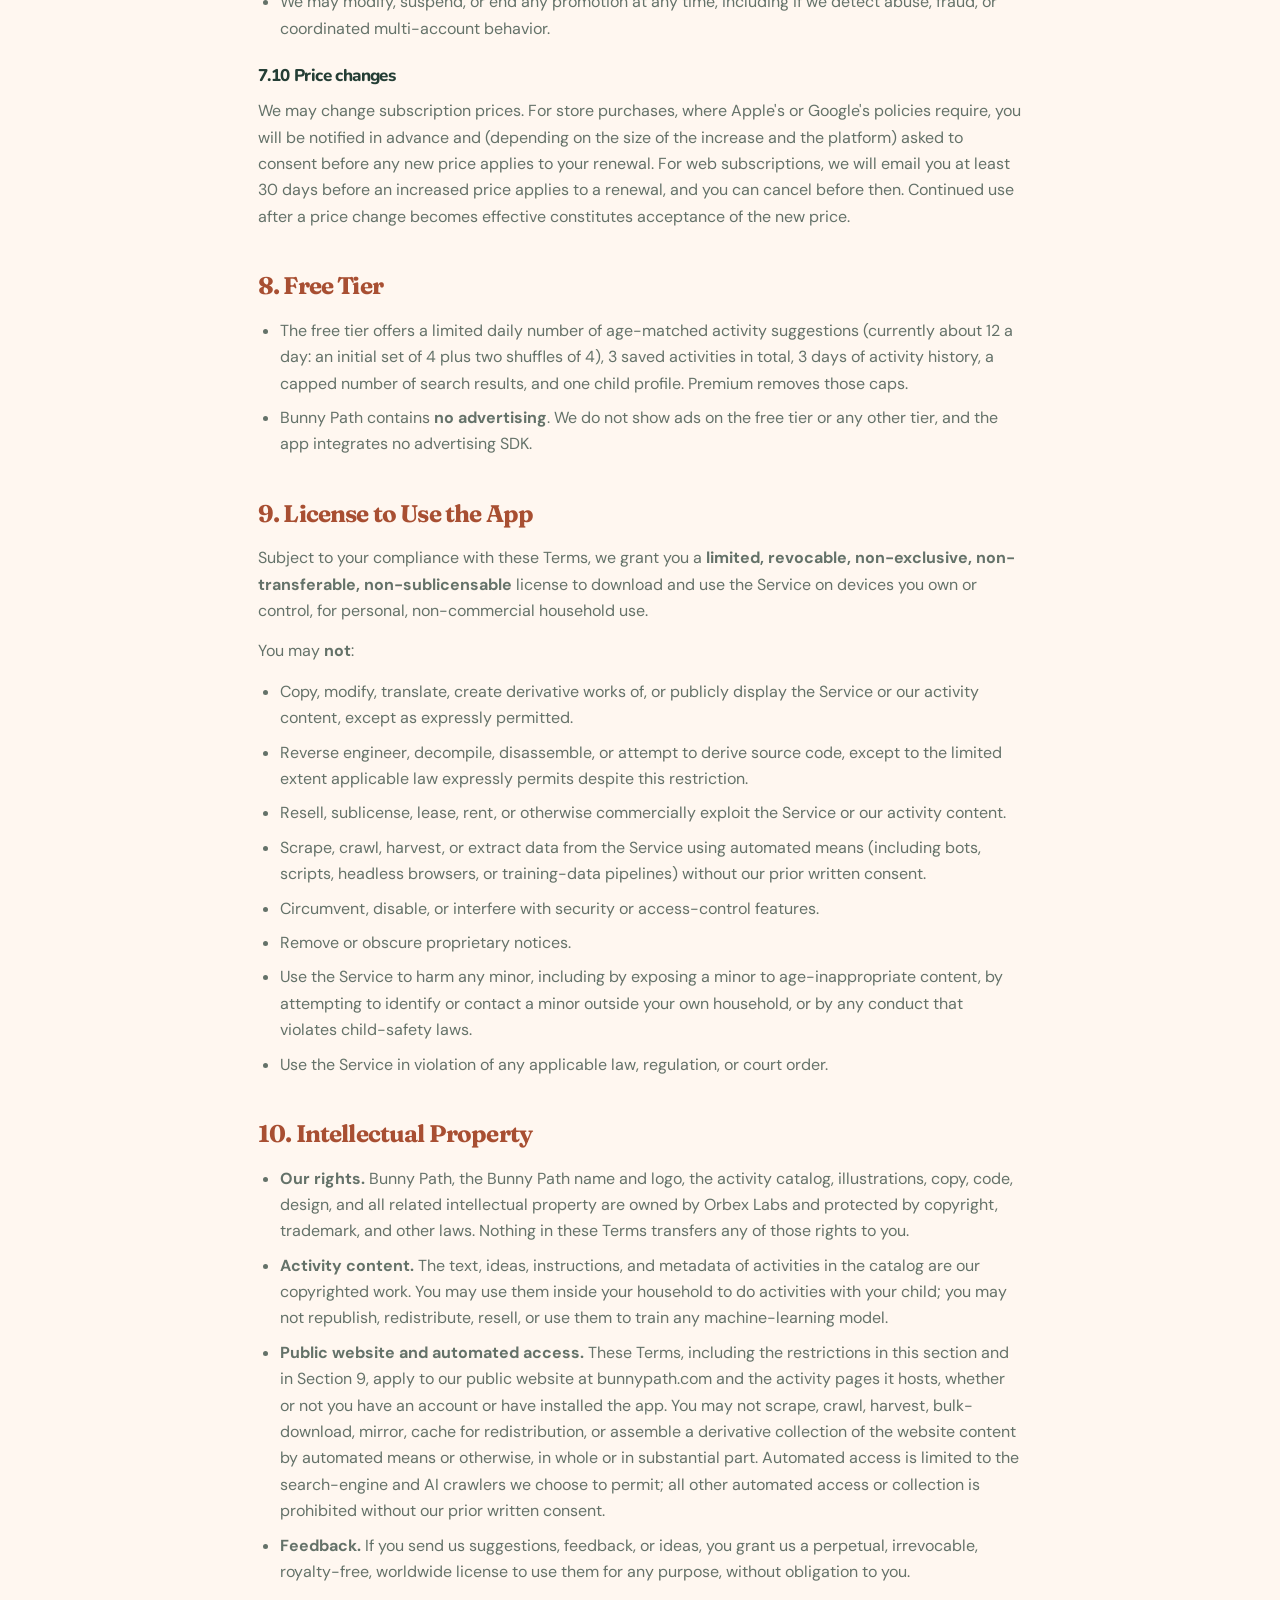
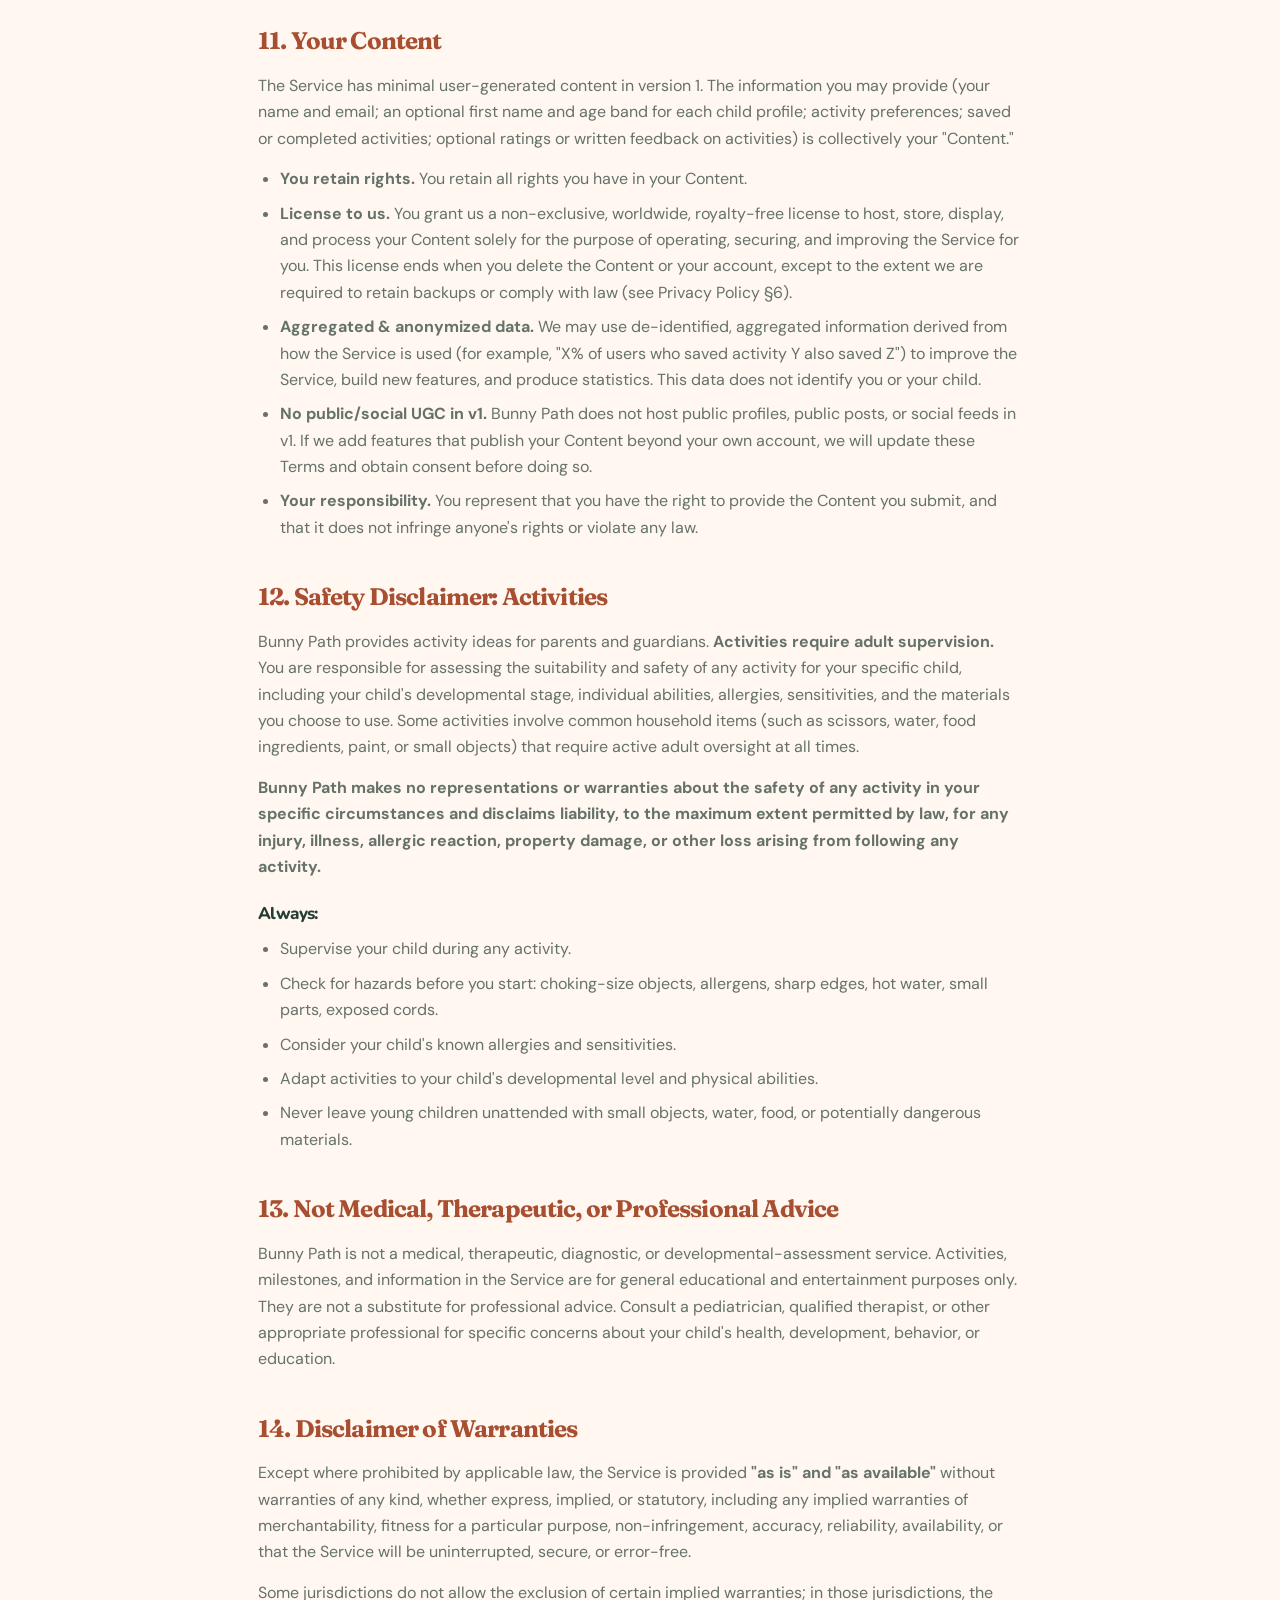
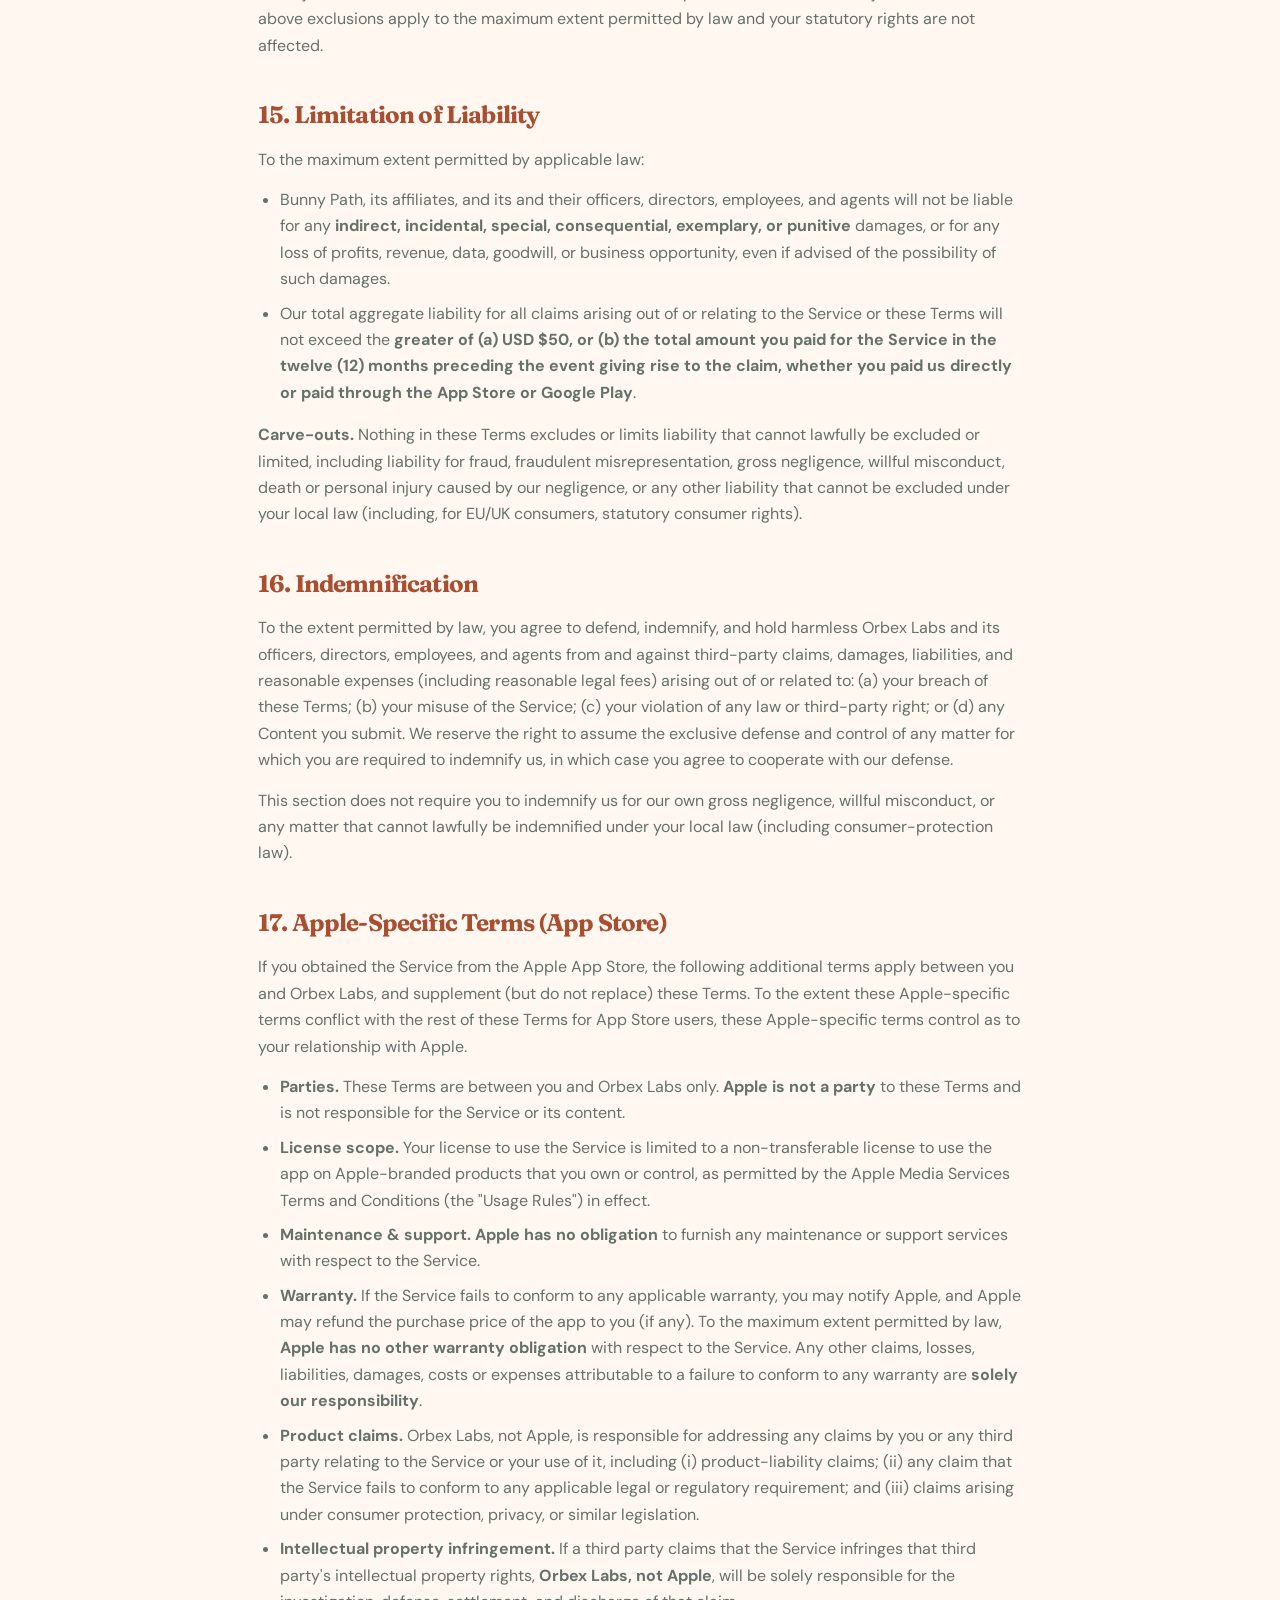
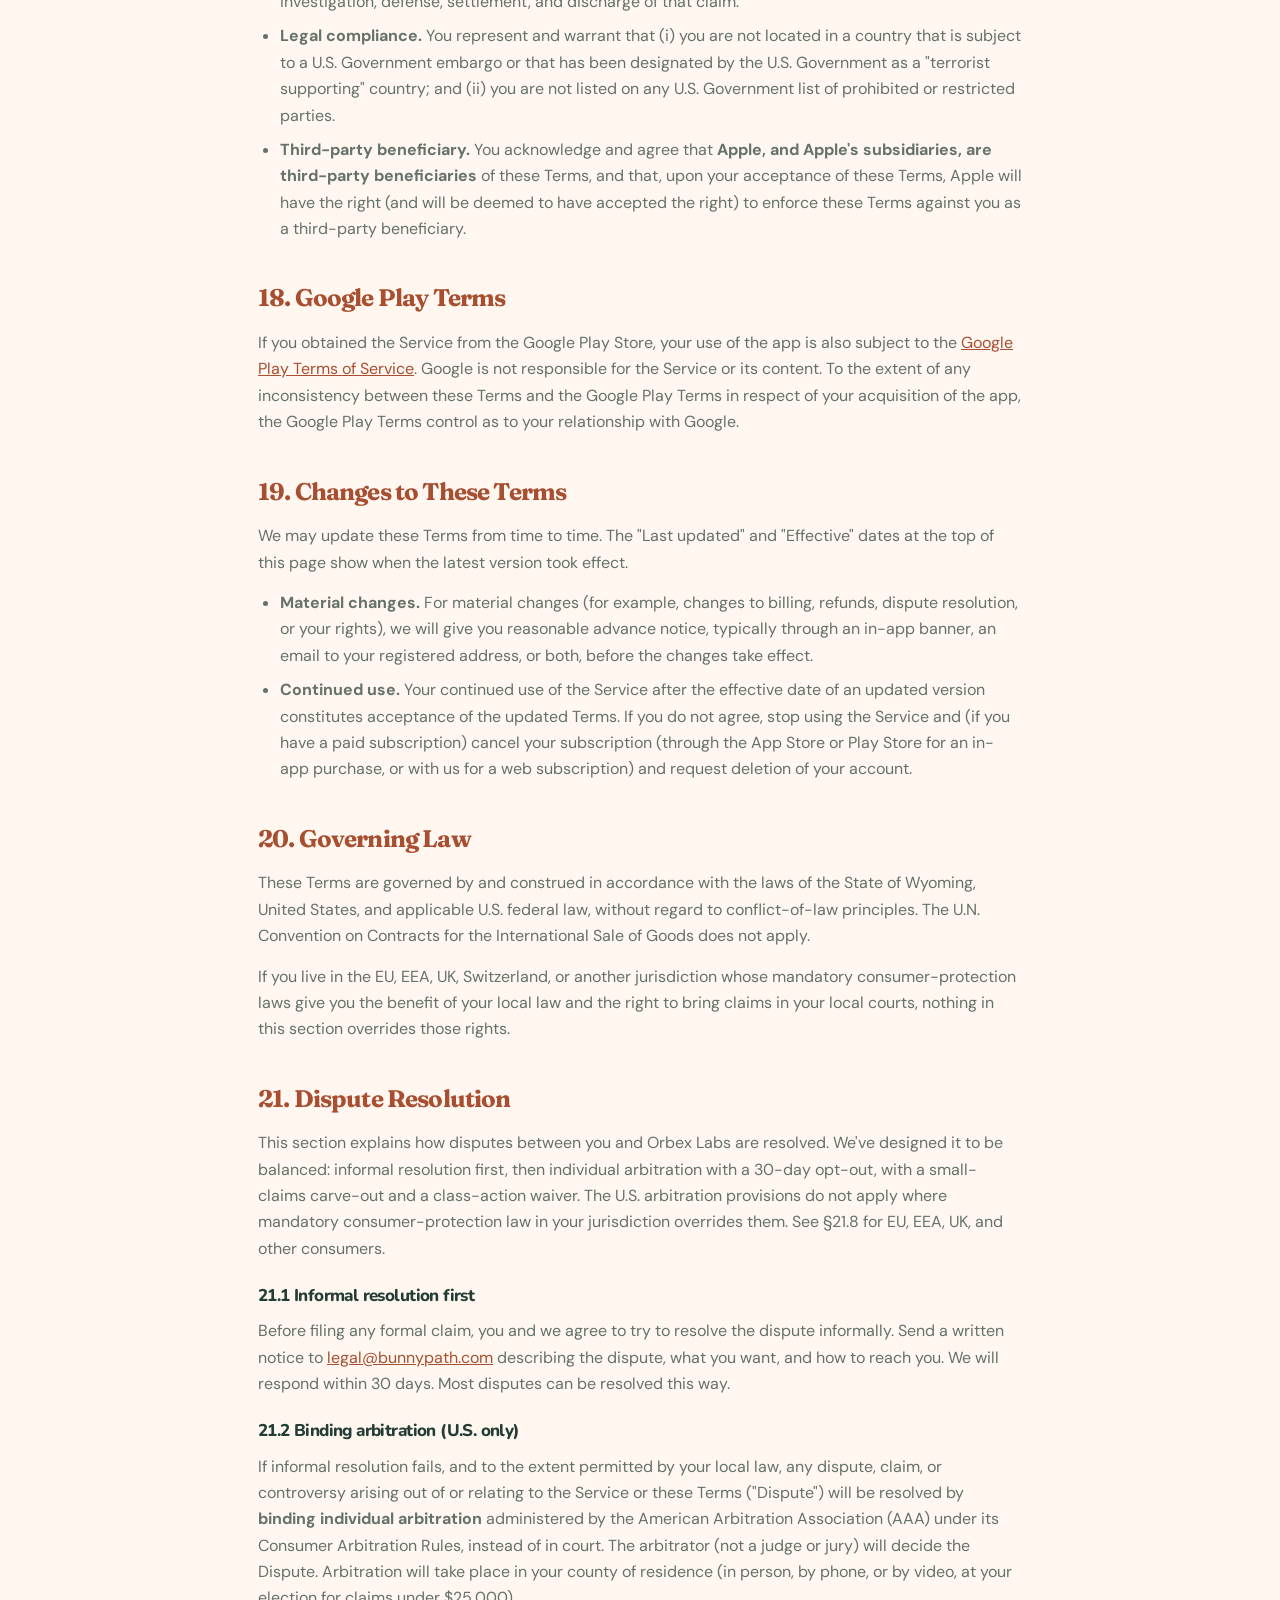
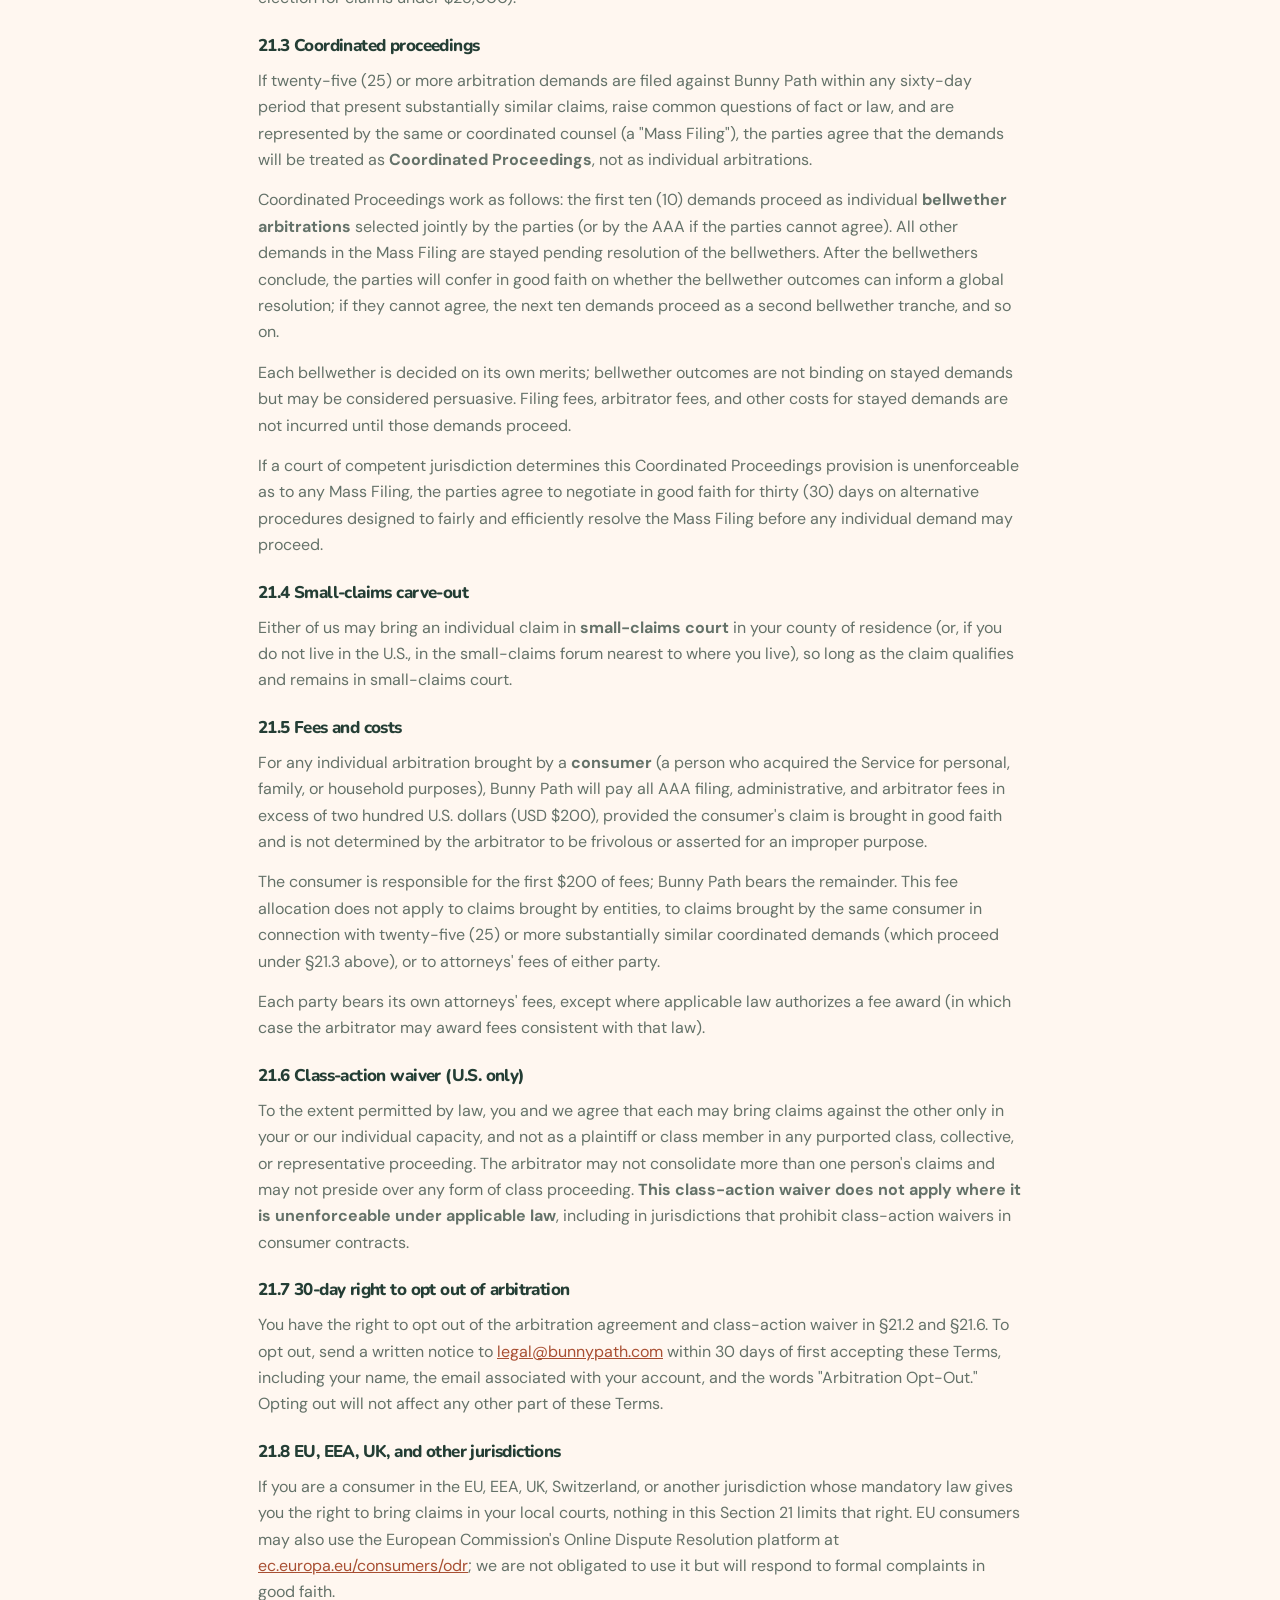
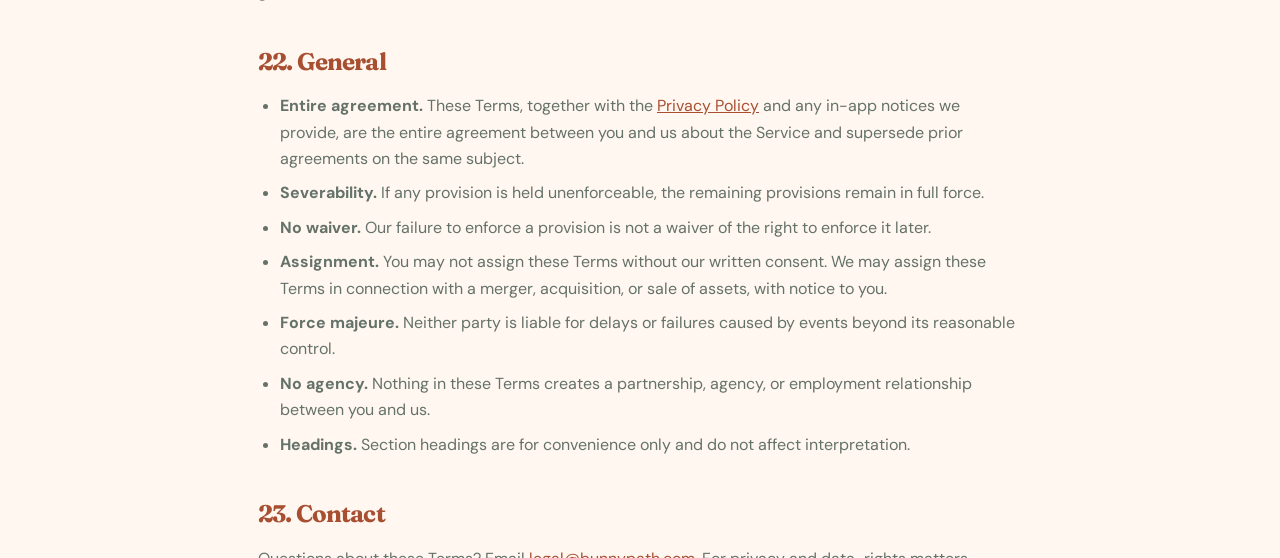
<file: terms/index.html>
<!doctype html><html lang="en"><head><meta charset="utf-8"><meta http-equiv="refresh" content="0;url=/legal/terms/"><title>Bunny Path</title><link rel="canonical" href="https://bunnypath.com/legal/terms/"></head><body><a href="/legal/terms/">Continue to Bunny Path</a></body></html>
</file>
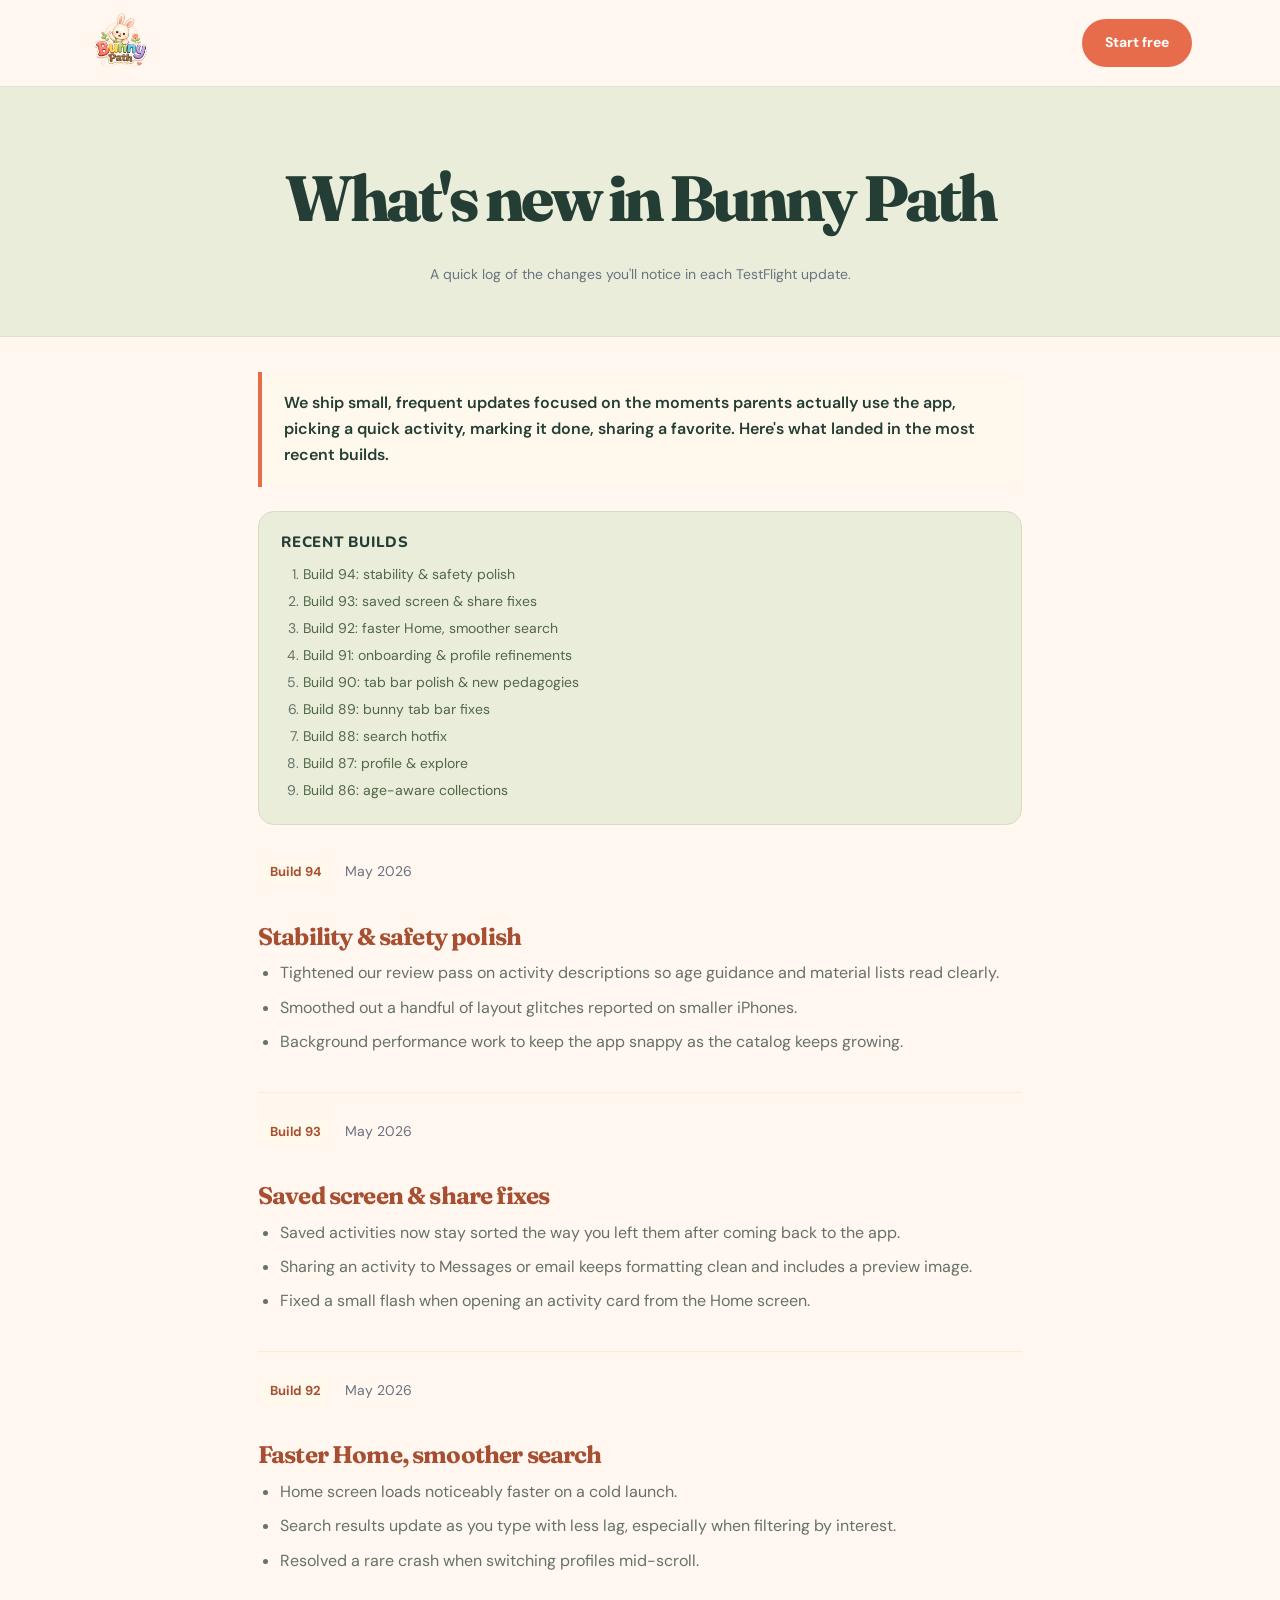
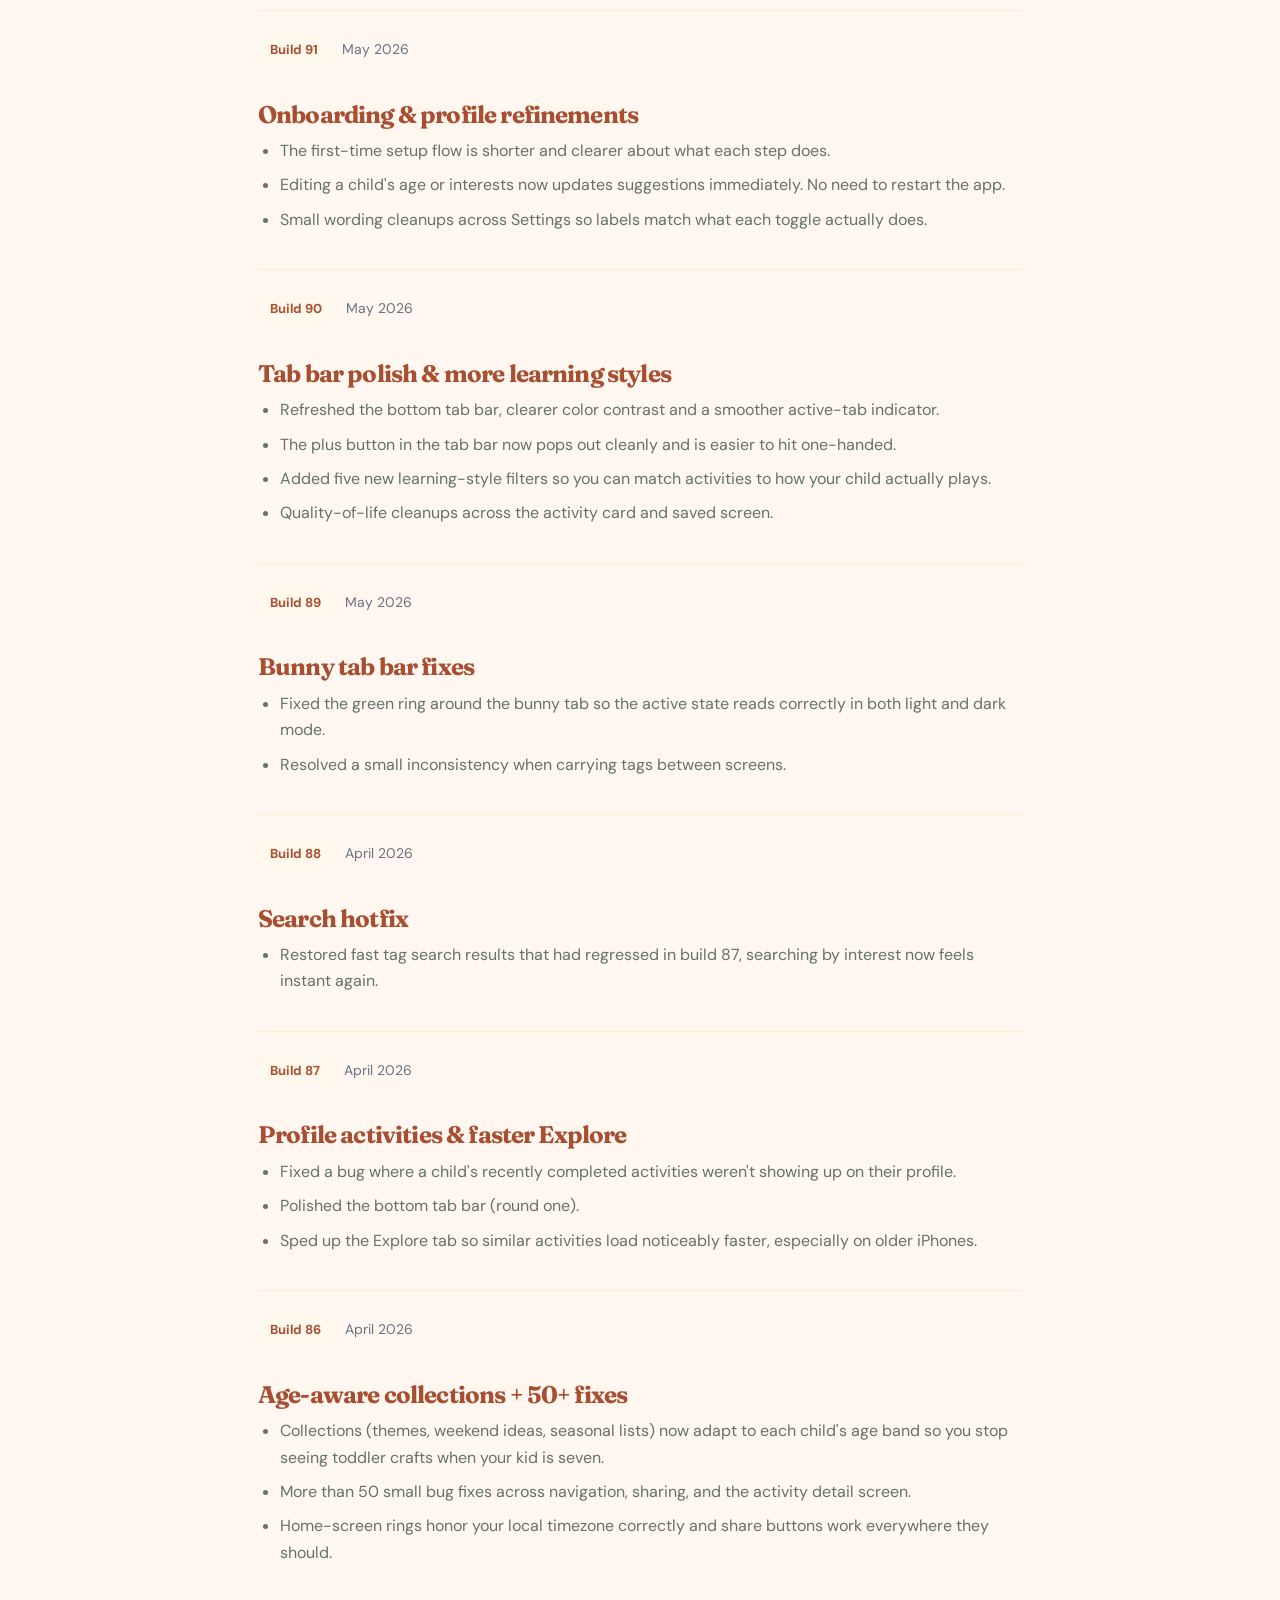
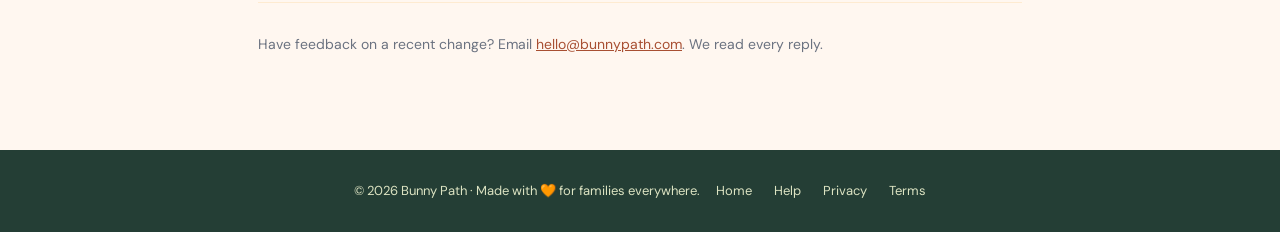
<file: whats-new/index.html>
<!DOCTYPE html>
<html lang="en">
<head>
<meta charset="UTF-8">
<meta name="viewport" content="width=device-width, initial-scale=1.0">
<title>Bunny Path: What's New</title>
<meta name="description" content="Recent improvements to Bunny Path. New activities, better matching, and the bug fixes that came with each TestFlight build.">
<link rel="icon" type="image/x-icon" href="/assets/favicon/favicon.ico">
<link rel="icon" type="image/png" sizes="16x16" href="/assets/favicon/favicon-16.png">
<link rel="icon" type="image/png" sizes="32x32" href="/assets/favicon/favicon-32.png">
<link rel="icon" type="image/png" sizes="48x48" href="/assets/favicon/favicon-48.png">
<link rel="apple-touch-icon" sizes="180x180" href="/assets/favicon/apple-touch-icon.png">
<link rel="mask-icon" href="/assets/favicon/safari-pinned-tab.svg" color="#E37756">
<link rel="manifest" href="/assets/favicon/site.webmanifest">
<meta name="theme-color" content="#E37756">
<link href="https://fonts.googleapis.com/css2?family=Fraunces:ital,opsz,wght@0,9..144,600;0,9..144,800;1,9..144,600&family=Nunito:wght@400;600;700;800&display=swap" rel="stylesheet">
<style>
:root{
  --gold:#F5A623; --gold-vibrant:#E8960F; --gold-deep:#C47F0A; --gold-pale:#FFF8ED;
  --cream:#FFFDF7; --cream-warm:#FFF3D9;
  --charcoal:#1F2937; --charcoal-mid:#4B5563; --charcoal-light:#6B7280;
}
*{margin:0;padding:0;box-sizing:border-box}
html{scroll-behavior:smooth}
body{
  font-family:'Nunito',-apple-system,BlinkMacSystemFont,sans-serif;
  color:var(--charcoal); line-height:1.65; background:var(--cream);
  -webkit-font-smoothing:antialiased;
}
h1,h2,h3{font-family:'Fraunces',Georgia,serif; letter-spacing:-.01em; color:var(--charcoal)}
a{color:var(--gold-deep)}
a:hover{color:var(--gold-vibrant)}
.container{max-width:820px; margin:0 auto; padding:0 28px}

nav.top{
  position:sticky; top:0; z-index:50;
  padding:10px 0;
  background:transparent; border-bottom:none;
}
nav.top .container{max-width:1160px}
.nav-inner{display:flex; align-items:center; justify-content:space-between}
.logo{display:flex; align-items:center; gap:10px; text-decoration:none; color:var(--charcoal); font-weight:800; font-size:22px}
.logo img{display:block; height:150px; width:auto; margin:-22px 0 -50px; position:relative; z-index:2}
.nav-right{display:flex; align-items:center; gap:20px}
.nav-cta{
  background:#E37756; color:#fff; padding:10px 22px; border-radius:100px;
  text-decoration:none; font-weight:700; font-size:14px;
  box-shadow:0 6px 18px rgba(227,119,86,.3); transition:transform .2s;
}
.nav-cta:hover{transform:translateY(-2px)}
@media(max-width:720px){
  nav.top{padding:8px 0}
  .logo img{height:92px; margin:-14px 0 -30px}
  .nav-right{gap:10px}
}

header.page{padding:60px 0 30px; text-align:center}
header.page h1{font-size:clamp(36px,5vw,52px); font-weight:800; margin-bottom:12px}
header.page .meta{color:var(--charcoal-light); font-size:14px}

main{padding:30px 0 80px}
main section{margin-bottom:36px}
main h2{font-size:24px; margin:30px 0 4px; color:var(--gold-deep)}
main h3{font-size:17px; margin:20px 0 8px; font-family:'Nunito',sans-serif; font-weight:800; color:var(--charcoal)}
main p{margin-bottom:14px; color:var(--charcoal-mid)}
main ul{margin:0 0 16px 22px}
main li{margin-bottom:8px; color:var(--charcoal-mid)}
main .intro{
  background:var(--gold-pale); border-left:4px solid var(--gold);
  padding:18px 22px; border-radius:0 14px 14px 0; margin-bottom:24px;
  color:var(--charcoal); font-weight:600;
}
main .toc{
  background:var(--cream-warm); border:1px solid rgba(245,166,35,.25);
  padding:18px 22px; border-radius:14px; margin-bottom:32px;
}
main .toc h2{font-size:15px; margin:0 0 8px; color:var(--charcoal); font-family:'Nunito',sans-serif; font-weight:800; text-transform:uppercase; letter-spacing:.05em}
main .toc ol{margin:0 0 0 22px; padding:0}
main .toc li{margin-bottom:4px; color:var(--charcoal-mid); font-size:14px}
main .toc a{color:var(--gold-deep); text-decoration:none}
main .toc a:hover{text-decoration:underline}

.release{
  border-top:1px solid rgba(245,166,35,.15);
  padding-top:24px; margin-top:24px;
}
.release:first-of-type{border-top:none; padding-top:0; margin-top:0}
.release .release-meta{
  display:flex; align-items:baseline; gap:12px; flex-wrap:wrap;
  margin-bottom:6px;
}
.release .build-pill{
  display:inline-block; background:var(--gold-pale);
  color:var(--gold-deep); font-weight:800; font-size:13px;
  padding:4px 12px; border-radius:100px;
}
.release .release-date{color:var(--charcoal-light); font-size:14px}

hr{border:none; border-top:1px solid rgba(245,166,35,.15); margin:30px 0}

footer.nf{
  padding:30px 0; border-top:1px solid rgba(245,166,35,.15);
  display:flex; justify-content:space-between; align-items:center; flex-wrap:wrap; gap:16px;
  font-size:13px; color:var(--charcoal-light);
}
footer.nf .nf-links{display:flex; gap:22px; flex-wrap:wrap}
footer.nf .nf-links a{color:var(--charcoal-mid); text-decoration:none}
footer.nf .nf-links a:hover{color:var(--gold-vibrant)}
@media(max-width:700px){footer.nf{flex-direction:column; text-align:center}}
</style>
<!-- Marketing-site analytics: PostHog, same project key as the app, so the
     pre-click half of the funnel joins the in-app half. autocapture off,
     no session replay, identified_only person profiles. See the file for
     the full privacy rationale. Deliberately NOT loaded on /auth/*. -->
<script src="/assets/analytics.js" defer></script>
<link rel="stylesheet" href="/fonts/fonts.css"><link rel="stylesheet" href="/support.css"></head>
<body>
<nav class="top">
  <div class="container nav-inner">
    <a href="/" class="logo" aria-label="Bunny Path"><img src="/assets/logo.png" alt="Bunny Path"></a>
    <div class="nav-right">
      <a href="https://app.bunnypath.com" class="nav-cta">Start free</a>
    </div>
  </div>
</nav>

<header class="page">
  <div class="container">
    <h1>What's new in Bunny Path</h1>
    <p class="meta">A quick log of the changes you'll notice in each TestFlight update.</p>
  </div>
</header>

<main>
  <div class="container">
    <p class="intro">We ship small, frequent updates focused on the moments parents actually use the app, picking a quick activity, marking it done, sharing a favorite. Here's what landed in the most recent builds.</p>

    <nav class="toc" aria-label="Table of contents">
      <h2>Recent builds</h2>
      <ol>
        <li><a href="#build-94">Build 94: stability &amp; safety polish</a></li>
        <li><a href="#build-93">Build 93: saved screen &amp; share fixes</a></li>
        <li><a href="#build-92">Build 92: faster Home, smoother search</a></li>
        <li><a href="#build-91">Build 91: onboarding &amp; profile refinements</a></li>
        <li><a href="#build-90">Build 90: tab bar polish &amp; new pedagogies</a></li>
        <li><a href="#build-89">Build 89: bunny tab bar fixes</a></li>
        <li><a href="#build-88">Build 88: search hotfix</a></li>
        <li><a href="#build-87">Build 87: profile &amp; explore</a></li>
        <li><a href="#build-86">Build 86: age-aware collections</a></li>
      </ol>
    </nav>

    <section id="build-94" class="release">
      <div class="release-meta">
        <span class="build-pill">Build 94</span>
        <span class="release-date">May 2026</span>
      </div>
      <h2>Stability &amp; safety polish</h2>
      <ul>
        <li>Tightened our review pass on activity descriptions so age guidance and material lists read clearly.</li>
        <li>Smoothed out a handful of layout glitches reported on smaller iPhones.</li>
        <li>Background performance work to keep the app snappy as the catalog keeps growing.</li>
      </ul>
    </section>

    <section id="build-93" class="release">
      <div class="release-meta">
        <span class="build-pill">Build 93</span>
        <span class="release-date">May 2026</span>
      </div>
      <h2>Saved screen &amp; share fixes</h2>
      <ul>
        <li>Saved activities now stay sorted the way you left them after coming back to the app.</li>
        <li>Sharing an activity to Messages or email keeps formatting clean and includes a preview image.</li>
        <li>Fixed a small flash when opening an activity card from the Home screen.</li>
      </ul>
    </section>

    <section id="build-92" class="release">
      <div class="release-meta">
        <span class="build-pill">Build 92</span>
        <span class="release-date">May 2026</span>
      </div>
      <h2>Faster Home, smoother search</h2>
      <ul>
        <li>Home screen loads noticeably faster on a cold launch.</li>
        <li>Search results update as you type with less lag, especially when filtering by interest.</li>
        <li>Resolved a rare crash when switching profiles mid-scroll.</li>
      </ul>
    </section>

    <section id="build-91" class="release">
      <div class="release-meta">
        <span class="build-pill">Build 91</span>
        <span class="release-date">May 2026</span>
      </div>
      <h2>Onboarding &amp; profile refinements</h2>
      <ul>
        <li>The first-time setup flow is shorter and clearer about what each step does.</li>
        <li>Editing a child's age or interests now updates suggestions immediately. No need to restart the app.</li>
        <li>Small wording cleanups across Settings so labels match what each toggle actually does.</li>
      </ul>
    </section>

    <section id="build-90" class="release">
      <div class="release-meta">
        <span class="build-pill">Build 90</span>
        <span class="release-date">May 2026</span>
      </div>
      <h2>Tab bar polish &amp; more learning styles</h2>
      <ul>
        <li>Refreshed the bottom tab bar, clearer color contrast and a smoother active-tab indicator.</li>
        <li>The plus button in the tab bar now pops out cleanly and is easier to hit one-handed.</li>
        <li>Added five new learning-style filters so you can match activities to how your child actually plays.</li>
        <li>Quality-of-life cleanups across the activity card and saved screen.</li>
      </ul>
    </section>

    <section id="build-89" class="release">
      <div class="release-meta">
        <span class="build-pill">Build 89</span>
        <span class="release-date">May 2026</span>
      </div>
      <h2>Bunny tab bar fixes</h2>
      <ul>
        <li>Fixed the green ring around the bunny tab so the active state reads correctly in both light and dark mode.</li>
        <li>Resolved a small inconsistency when carrying tags between screens.</li>
      </ul>
    </section>

    <section id="build-88" class="release">
      <div class="release-meta">
        <span class="build-pill">Build 88</span>
        <span class="release-date">April 2026</span>
      </div>
      <h2>Search hotfix</h2>
      <ul>
        <li>Restored fast tag search results that had regressed in build 87, searching by interest now feels instant again.</li>
      </ul>
    </section>

    <section id="build-87" class="release">
      <div class="release-meta">
        <span class="build-pill">Build 87</span>
        <span class="release-date">April 2026</span>
      </div>
      <h2>Profile activities &amp; faster Explore</h2>
      <ul>
        <li>Fixed a bug where a child's recently completed activities weren't showing up on their profile.</li>
        <li>Polished the bottom tab bar (round one).</li>
        <li>Sped up the Explore tab so similar activities load noticeably faster, especially on older iPhones.</li>
      </ul>
    </section>

    <section id="build-86" class="release">
      <div class="release-meta">
        <span class="build-pill">Build 86</span>
        <span class="release-date">April 2026</span>
      </div>
      <h2>Age-aware collections + 50+ fixes</h2>
      <ul>
        <li>Collections (themes, weekend ideas, seasonal lists) now adapt to each child's age band so you stop seeing toddler crafts when your kid is seven.</li>
        <li>More than 50 small bug fixes across navigation, sharing, and the activity detail screen.</li>
        <li>Home-screen rings honor your local timezone correctly and share buttons work everywhere they should.</li>
      </ul>
    </section>

    <hr>
    <p style="font-size:14px; color:var(--charcoal-light)">Have feedback on a recent change? Email <a href="mailto:hello@bunnypath.com">hello@bunnypath.com</a>. We read every reply.</p>
  </div>
</main>

<footer class="nf">
  <div class="container" style="max-width:1160px; display:flex; justify-content:space-between; align-items:center; flex-wrap:wrap; gap:16px;">
    <div>&copy; <span id="currentYear">2026</span> Bunny Path &middot; Made with 🧡 for families everywhere.</div>
    <div class="nf-links">
      <a href="/">Home</a>
      <a href="/help/">Help</a>
      <a href="/legal/privacy/">Privacy</a>
      <a href="/legal/terms/">Terms</a>
    </div>
  </div>
</footer>
<script>
document.getElementById('currentYear').textContent = new Date().getFullYear();
</script>
</body>
</html>
</file>
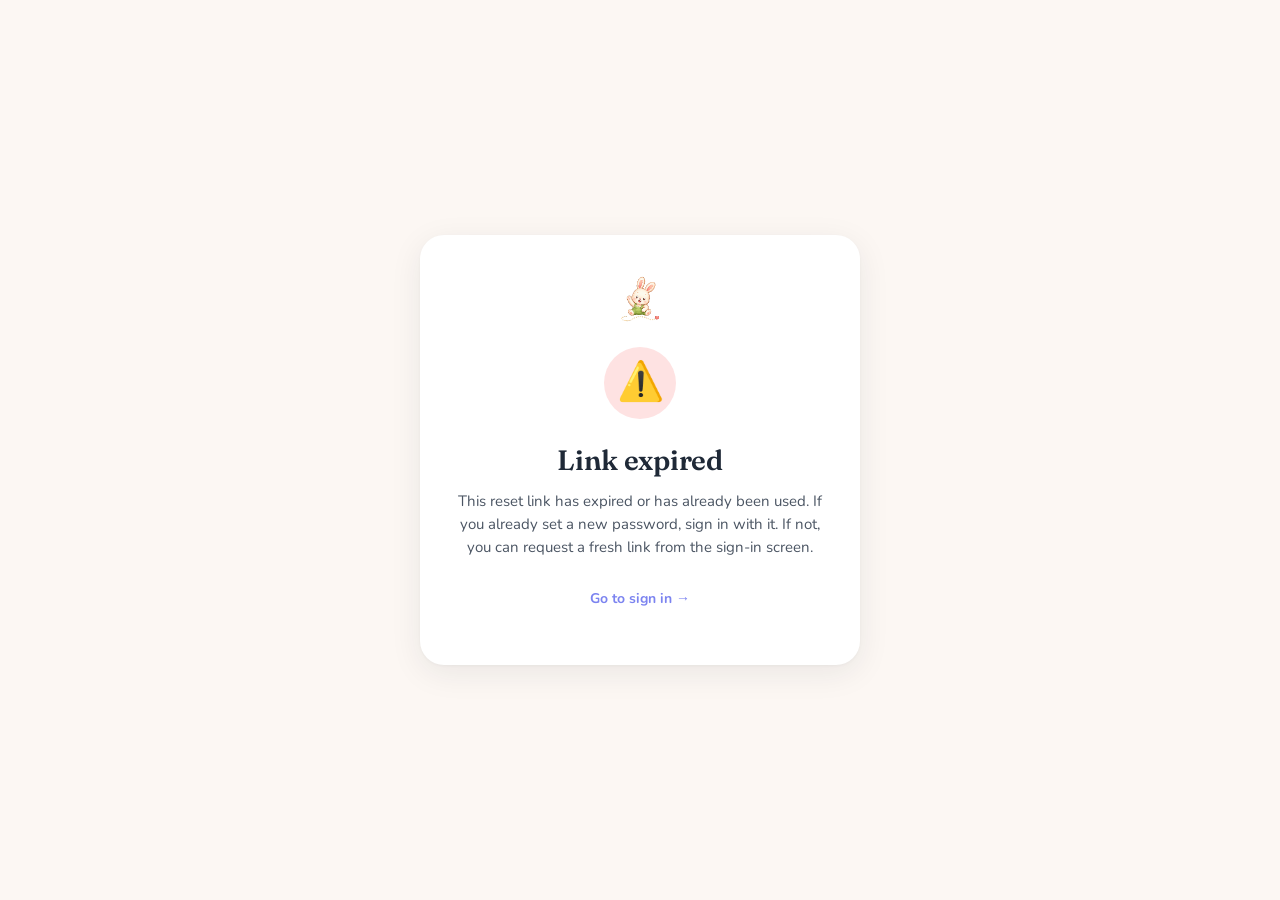
<file: auth/reset/index.html>
<!DOCTYPE html>
<html lang="en">
<head>
<meta charset="UTF-8">
<meta name="viewport" content="width=device-width, initial-scale=1.0">
<meta name="robots" content="noindex, nofollow">
<title>Reset your password: Bunny Path</title>
<meta name="theme-color" content="#FCF7F3">
<link rel="icon" type="image/x-icon" href="/assets/favicon/favicon.ico">
<link rel="icon" type="image/png" sizes="32x32" href="/assets/favicon/favicon-32.png">
<link rel="apple-touch-icon" sizes="180x180" href="/assets/favicon/apple-touch-icon.png">
<!-- Smart App Banner — iOS Safari shows a one-tap "OPEN" banner for
     the Bunny Path app right at the top of this page when the user
     has the app installed. Acts as the primary "open in app"
     affordance on iOS Safari. The web form below is the fallback for
     users who don't have the app installed or are on Gmail/Outlook
     in-app browsers where the banner doesn't render. -->
<meta name="apple-itunes-app" content="app-id=6761960397">
<link href="https://fonts.googleapis.com/css2?family=Fraunces:ital,opsz,wght@0,9..144,600;0,9..144,800&family=Nunito:wght@400;600;700;800&display=swap" rel="stylesheet">
<style>
:root{
  --gold:#F5A623; --gold-vibrant:#E8960F; --gold-deep:#C47F0A; --gold-pale:#FFF8ED;
  --cream:#FFFDF7; --charcoal:#1F2937; --charcoal-mid:#4B5563; --charcoal-light:#6B7280;
  --error:#DC2626; --error-pale:#FEE2E2;
  --success:#16A34A; --success-pale:#DCFCE7;
  --peri:#7C84F0; --peri-pale:#EEF0FE;
}
*{margin:0;padding:0;box-sizing:border-box}
body{
  font-family:'Nunito',-apple-system,BlinkMacSystemFont,'SF Pro Text',sans-serif;
  color:var(--charcoal); line-height:1.55; background:#FCF7F3;
  -webkit-font-smoothing:antialiased;
  min-height:100vh;
  display:flex; align-items:center; justify-content:center;
  padding:24px;
}
h1,h2{font-family:'Fraunces',Georgia,serif; letter-spacing:-.01em}
.card{
  background:#fff; border-radius:24px;
  box-shadow:0 8px 32px rgba(31,41,55,.08), 0 1px 3px rgba(31,41,55,.04);
  width:100%; max-width:440px; padding:40px 32px;
}
.icon-circle{
  width:72px; height:72px; border-radius:50%;
  background:var(--peri-pale);
  display:flex; align-items:center; justify-content:center;
  font-size:38px; margin:0 auto 20px;
}
h1{font-size:28px; font-weight:600; text-align:center; margin-bottom:10px}
.subtitle{
  text-align:center; color:var(--charcoal-mid); font-size:15px;
  margin-bottom:28px;
}
label{
  display:block; font-size:14px; font-weight:600; margin-bottom:8px;
  color:var(--charcoal);
}
.field-wrap{position:relative; margin-bottom:18px}
input[type="password"], input[type="text"]{
  width:100%; padding:14px 44px 14px 16px;
  border:1.5px solid #E5E7EB; border-radius:12px;
  font-size:16px; font-family:inherit; color:var(--charcoal);
  background:#fff; transition:border-color .15s;
}
input:focus{outline:none; border-color:var(--gold)}
.toggle-pw{
  position:absolute; right:8px; top:50%; transform:translateY(-50%);
  background:none; border:none; cursor:pointer; padding:8px;
  color:var(--charcoal-light); font-size:18px;
}
button.submit{
  width:100%; padding:16px; margin-top:6px;
  background:var(--gold-vibrant); color:#fff;
  border:none; border-radius:100px;
  font-size:16px; font-weight:700; font-family:inherit;
  cursor:pointer; transition:background .15s;
}
button.submit:hover:not(:disabled){background:var(--gold-deep)}
button.submit:disabled{background:#D1D5DB; cursor:not-allowed}
.error-banner{
  background:var(--error-pale); color:var(--error);
  padding:12px 14px; border-radius:10px; margin-bottom:18px;
  font-size:14px; font-weight:500;
  border:1px solid rgba(220,38,38,.2);
}
.success{
  text-align:center; padding:8px 0 16px;
}
.success .icon-circle{background:var(--success-pale)}
.success h1{margin-bottom:8px}
.app-link{
  display:block; text-align:center; margin-top:20px;
  color:var(--peri); font-weight:700; font-size:14px;
  text-decoration:none;
}
.app-link:hover{text-decoration:underline}
.fine-print{
  text-align:center; color:var(--charcoal-light); font-size:12px;
  margin-top:24px; line-height:1.5;
}
.bunny-logo{
  display:block; width:48px; height:48px; margin:0 auto 16px;
}
</style>
</head>
<body>
<main class="card">
  <img class="bunny-logo" src="/assets/favicon/apple-touch-icon.png" alt="Bunny Path">

  <div id="form-state">
    <div class="icon-circle">🔐</div>
    <h1>Set a new password</h1>
    <p class="subtitle">Choose a new password for your Bunny Path account.</p>

    <div id="error" class="error-banner" style="display:none"></div>

    <form id="reset-form" novalidate>
      <label for="pw">New password</label>
      <div class="field-wrap">
        <input id="pw" type="password" minlength="8" autocomplete="new-password" required placeholder="At least 8 characters">
        <button type="button" class="toggle-pw" data-target="pw" aria-label="Show password">👁</button>
      </div>

      <label for="pw2">Confirm password</label>
      <div class="field-wrap">
        <input id="pw2" type="password" minlength="8" autocomplete="new-password" required placeholder="Re-enter your password">
        <button type="button" class="toggle-pw" data-target="pw2" aria-label="Show password">👁</button>
      </div>

      <button type="submit" class="submit" id="submit-btn" disabled>Save password</button>
    </form>

    <a id="app-link" href="https://apps.apple.com/app/id6761960397" class="app-link">Open the Bunny Path app instead →</a>

    <p class="fine-print">If you didn't request this, you can close this page,
      your current password will keep working.</p>
  </div>

  <div id="success-state" class="success" style="display:none">
    <div class="icon-circle">✅</div>
    <h1>Password updated</h1>
    <p class="subtitle">You can now sign in to Bunny Path with your new password.</p>
    <a href="https://app.bunnypath.com/sign-in?utm_source=bunnypath_web&amp;utm_medium=auth&amp;utm_campaign=password_reset&amp;utm_content=reset_success" class="app-link">Sign in to Bunny Path →</a>
  </div>

  <div id="invalid-state" class="success" style="display:none">
    <div class="icon-circle" style="background:var(--error-pale)">⚠️</div>
    <h1>Link expired</h1>
    <p class="subtitle">This reset link has expired or has already been used. If you already set a new password, sign in with it. If not, you can request a fresh link from the sign-in screen.</p>
    <a href="https://app.bunnypath.com/sign-in?utm_source=bunnypath_web&amp;utm_medium=auth&amp;utm_campaign=password_reset&amp;utm_content=reset_expired" class="app-link">Go to sign in →</a>
  </div>
</main>

<script>
// ───────────────────────────────────────────────────────────────
// /auth/reset — Set-new-password fallback page (desktop / no-app /
// in-app webview where the Universal Link didn't intercept).
//
// Entry contract (2026-05, Build 178+):
//   - User taps email link → iOS / Android Universal Link routes to
//     the app (best UX, this page never loads).
//   - Otherwise the link resolves to /auth/verify which calls
//     /auth/v1/verify (token_hash → session), then redirects here
//     with the session embedded in the URL fragment:
//     /auth/reset/#access_token=...&refresh_token=...&type=recovery
//
// No SDK import — dropped supabase-js v2 from esm.sh after it
// repeatedly hung iOS Safari module loads, which silently killed
// every event-listener registration below it (form button never
// became enabled even with matching passwords typed). Same pattern
// as /auth/verify/index.html: direct REST against the Supabase
// /auth/v1 endpoints with the anon key + bearer token.
// ───────────────────────────────────────────────────────────────

const SUPABASE_URL = 'https://ffffbbmzuwcpwuhodpvb.supabase.co';
const SUPABASE_ANON_KEY = 'sb_publishable_yu_WSkvV-p5vnb1mqAbR6g_H5x3FFCK';

// Parse the URL fragment populated by /auth/verify after a successful
// /auth/v1/verify call. Shape: #access_token=...&refresh_token=...&type=recovery
function parseSessionFromFragment() {
  const hash = (window.location.hash || '').replace(/^#/, '');
  if (!hash) return null;
  const params = new URLSearchParams(hash);
  const access_token = params.get('access_token');
  const refresh_token = params.get('refresh_token');
  const type = params.get('type');
  if (!access_token || !refresh_token) return null;
  return { access_token, refresh_token, type };
}

const session = parseSessionFromFragment();
const exchangeReady = !!session;

// ────────────── DOM refs ──────────────
const $err = document.getElementById('error');
const $form = document.getElementById('reset-form');
const $pw = document.getElementById('pw');
const $pw2 = document.getElementById('pw2');
const $submit = document.getElementById('submit-btn');
const $success = document.getElementById('success-state');
const $formState = document.getElementById('form-state');
const $invalidState = document.getElementById('invalid-state');
const $appLink = document.getElementById('app-link');

// Show / hide password
document.querySelectorAll('.toggle-pw').forEach(btn => {
  btn.addEventListener('click', () => {
    const id = btn.dataset.target;
    const input = document.getElementById(id);
    input.type = input.type === 'password' ? 'text' : 'password';
    btn.textContent = input.type === 'password' ? '👁' : '🙈';
  });
});

function refreshSubmit() {
  const a = $pw.value;
  const b = $pw2.value;
  $submit.disabled = !(a.length >= 8 && a === b);
}
$pw.addEventListener('input', refreshSubmit);
$pw2.addEventListener('input', refreshSubmit);
// iOS password-AutoFill sometimes populates fields without firing
// 'input' — listen for 'change' and 'blur' as belt-and-braces so the
// button enables either way.
$pw.addEventListener('change', refreshSubmit);
$pw2.addEventListener('change', refreshSubmit);
$pw.addEventListener('blur', refreshSubmit);
$pw2.addEventListener('blur', refreshSubmit);

function showError(msg) {
  $err.textContent = msg;
  $err.style.display = 'block';
}

function showInvalid() {
  $formState.style.display = 'none';
  $invalidState.style.display = 'block';
}

// ────────────── Open-in-app deep link ──────────────
// Smart fallback: tap the link → fire the custom scheme; if the app
// opens, the page goes hidden so we cancel the App Store fallback.
// If nothing opens within ~1.5s the user lands on the App Store
// listing instead of a blank Safari page (the iOS bug where tapping
// apps.apple.com directly sometimes leaves Safari on a white page
// mid-universal-link handoff to the App Store app).
function fireDeepLinkWithFallback() {
  const fallbackTimer = setTimeout(() => {
    window.location.href = 'https://apps.apple.com/app/id6761960397';
  }, 1500);
  const cancel = () => clearTimeout(fallbackTimer);
  document.addEventListener('visibilitychange', () => { if (document.hidden) cancel(); }, { once: true });
  window.addEventListener('pagehide', cancel, { once: true });
  const hash = window.location.hash || '';
  window.location.href = `io.supabase.bunnypath://reset-password${hash}`;
}

if ($appLink) {
  $appLink.addEventListener('click', (e) => {
    const ua = navigator.userAgent;
    const isMobile = /(iPhone|iPad|iPod|Android)/i.test(ua);
    if (!isMobile) return; // desktop: let the apps.apple.com link work as a regular anchor
    e.preventDefault();
    fireDeepLinkWithFallback();
  });
}

// On first paint, also auto-attempt the deep link if we have a
// session fragment — this handles the "user tapped the email from
// Gmail's in-app webview" case where Universal Links don't intercept
// but the custom scheme still pops the app to the foreground.
(function autoTryDeepLink() {
  const ua = navigator.userAgent;
  const isMobile = /(iPhone|iPad|iPod|Android)/i.test(ua);
  if (!isMobile) return;
  if (!session) return;
  setTimeout(() => {
    window.location.href = `io.supabase.bunnypath://reset-password${window.location.hash}`;
  }, 300);
})();

// ────────────── Form submit ──────────────
// Calls Supabase's PUT /auth/v1/user directly with the access_token
// as Bearer. Equivalent to supabase.auth.updateUser({ password })
// in the SDK — the SDK is just a wrapper around the same REST call.
$form.addEventListener('submit', async (e) => {
  e.preventDefault();
  $err.style.display = 'none';
  if (!exchangeReady || !session) {
    showError('Reset link is invalid or expired.');
    return;
  }
  $submit.disabled = true;
  $submit.textContent = 'Saving…';
  try {
    const resp = await fetch(`${SUPABASE_URL}/auth/v1/user`, {
      method: 'PUT',
      headers: {
        'apikey': SUPABASE_ANON_KEY,
        'Authorization': `Bearer ${session.access_token}`,
        'Content-Type': 'application/json',
      },
      body: JSON.stringify({ password: $pw.value }),
    });
    if (!resp.ok) {
      const errBody = await resp.json().catch(() => ({}));
      const msg = errBody.error_description || errBody.msg ||
                  errBody.error || `HTTP ${resp.status}`;
      showError(msg);
      $submit.disabled = false;
      $submit.textContent = 'Save password';
      return;
    }
    // Strip the access_token from the URL bar so the page can't be
    // re-submitted with a stale token / shared by accident.
    if (window.history && window.history.replaceState) {
      window.history.replaceState(null, '', window.location.pathname);
    }
    $formState.style.display = 'none';
    $success.style.display = 'block';
  } catch (err) {
    showError((err && err.message) || 'Failed to update password.');
    $submit.disabled = false;
    $submit.textContent = 'Save password';
  }
});

// Boot decision: no session in the fragment → show "link expired"
// state immediately. With a valid fragment the form is already
// rendered as the default markup state.
if (!exchangeReady) {
  showInvalid();
}
</script>
</body>
</html>
</file>
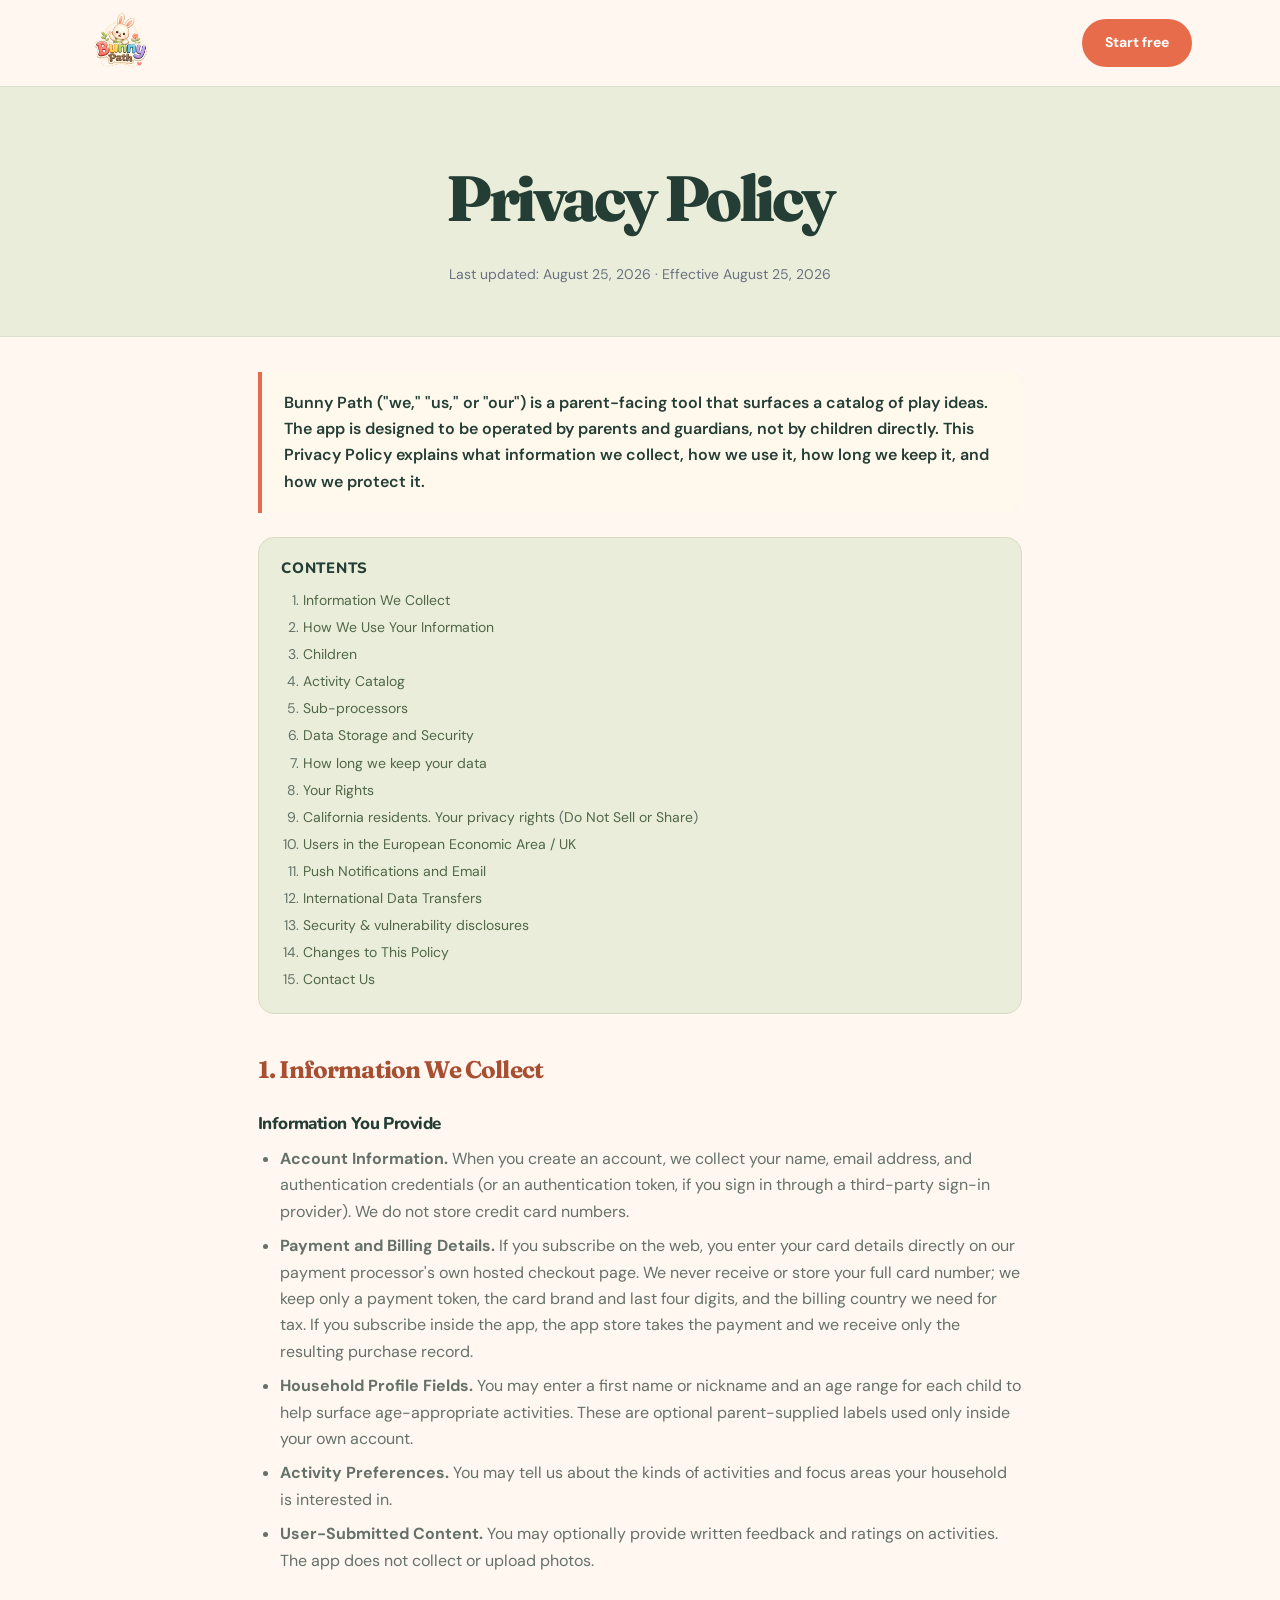
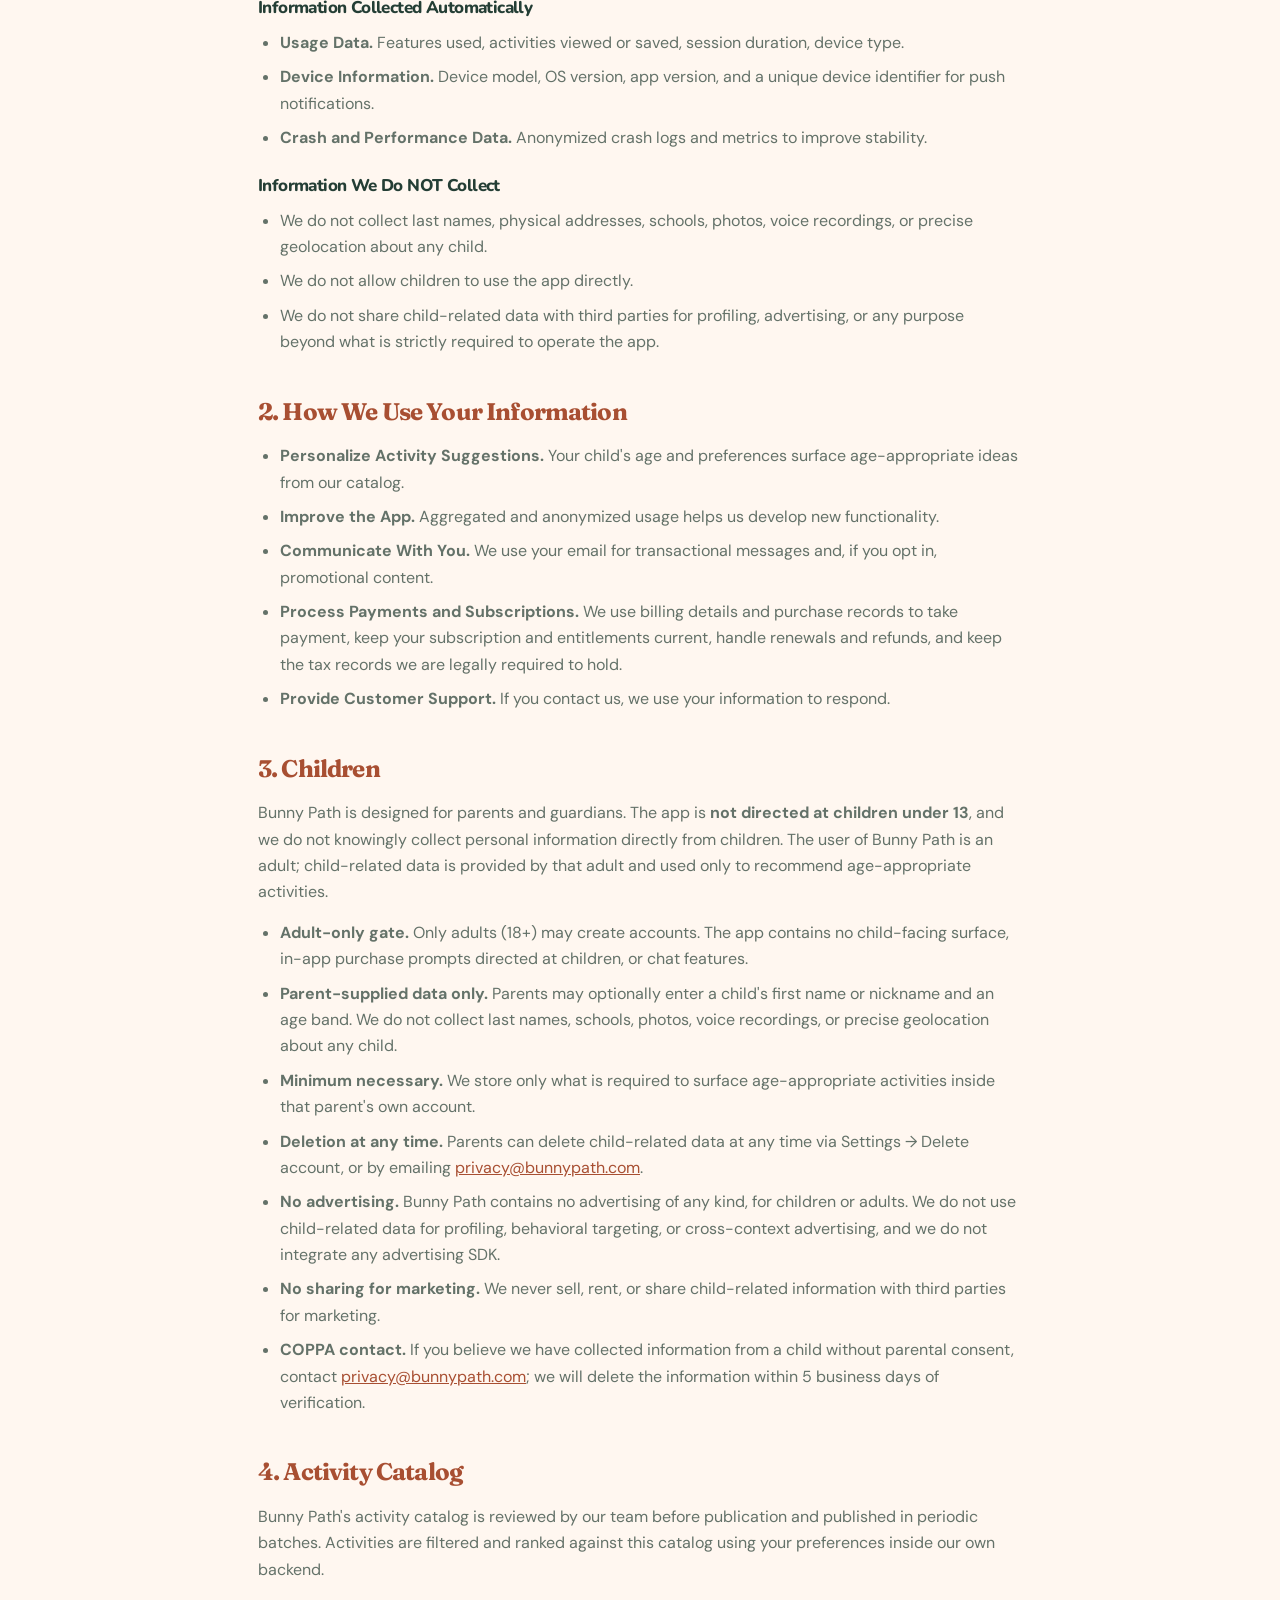
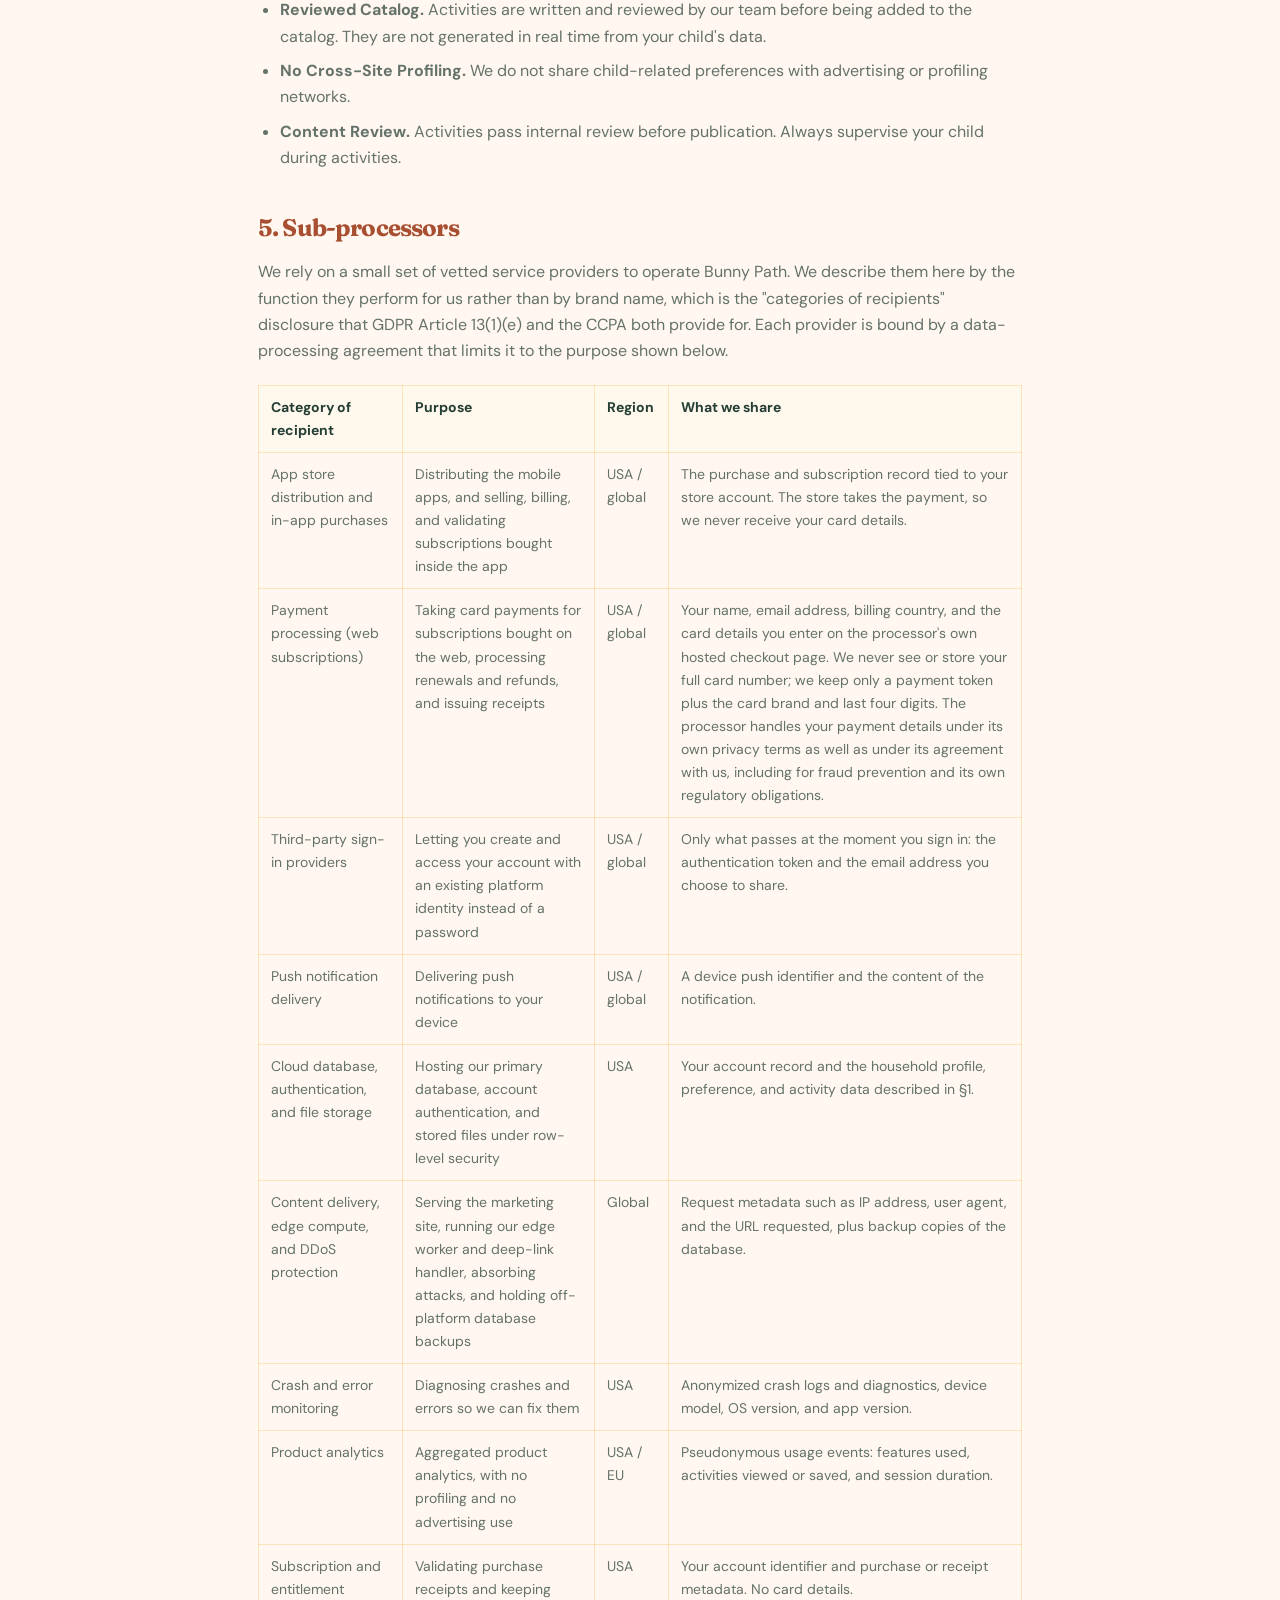
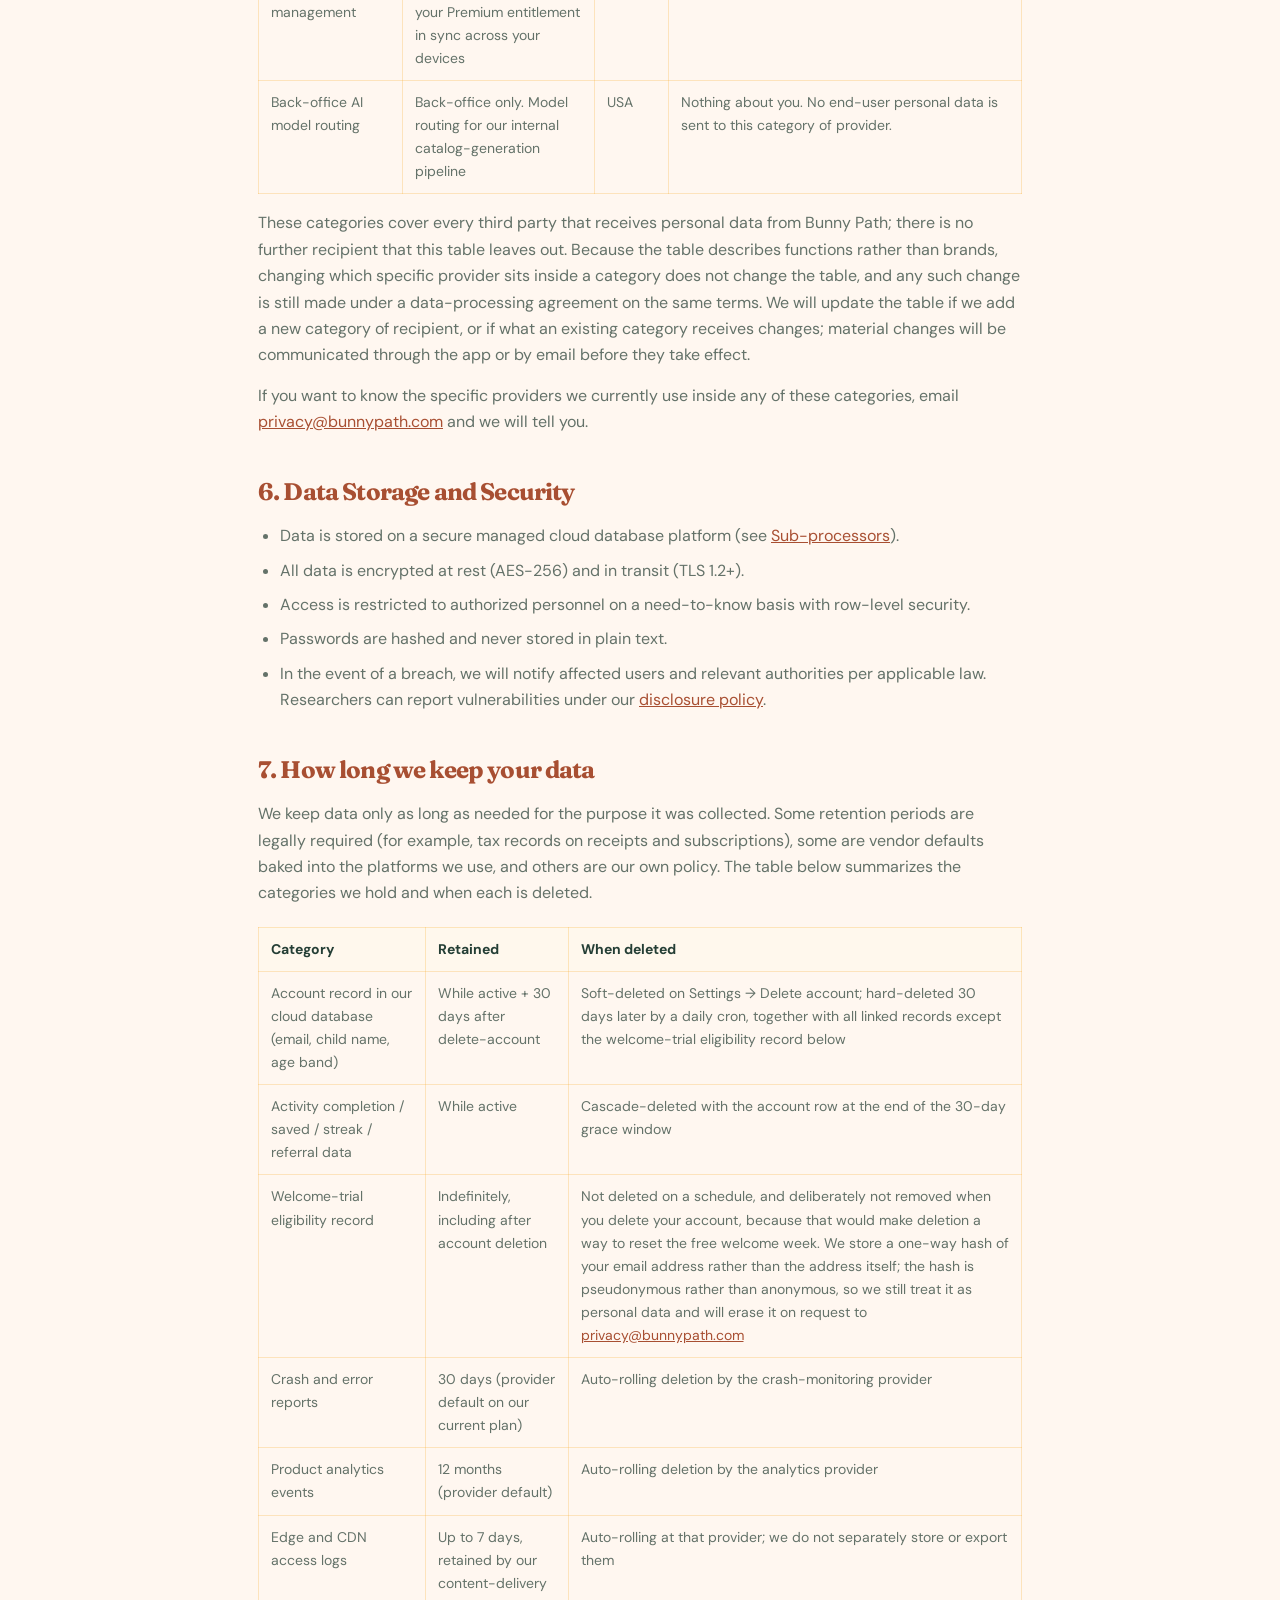
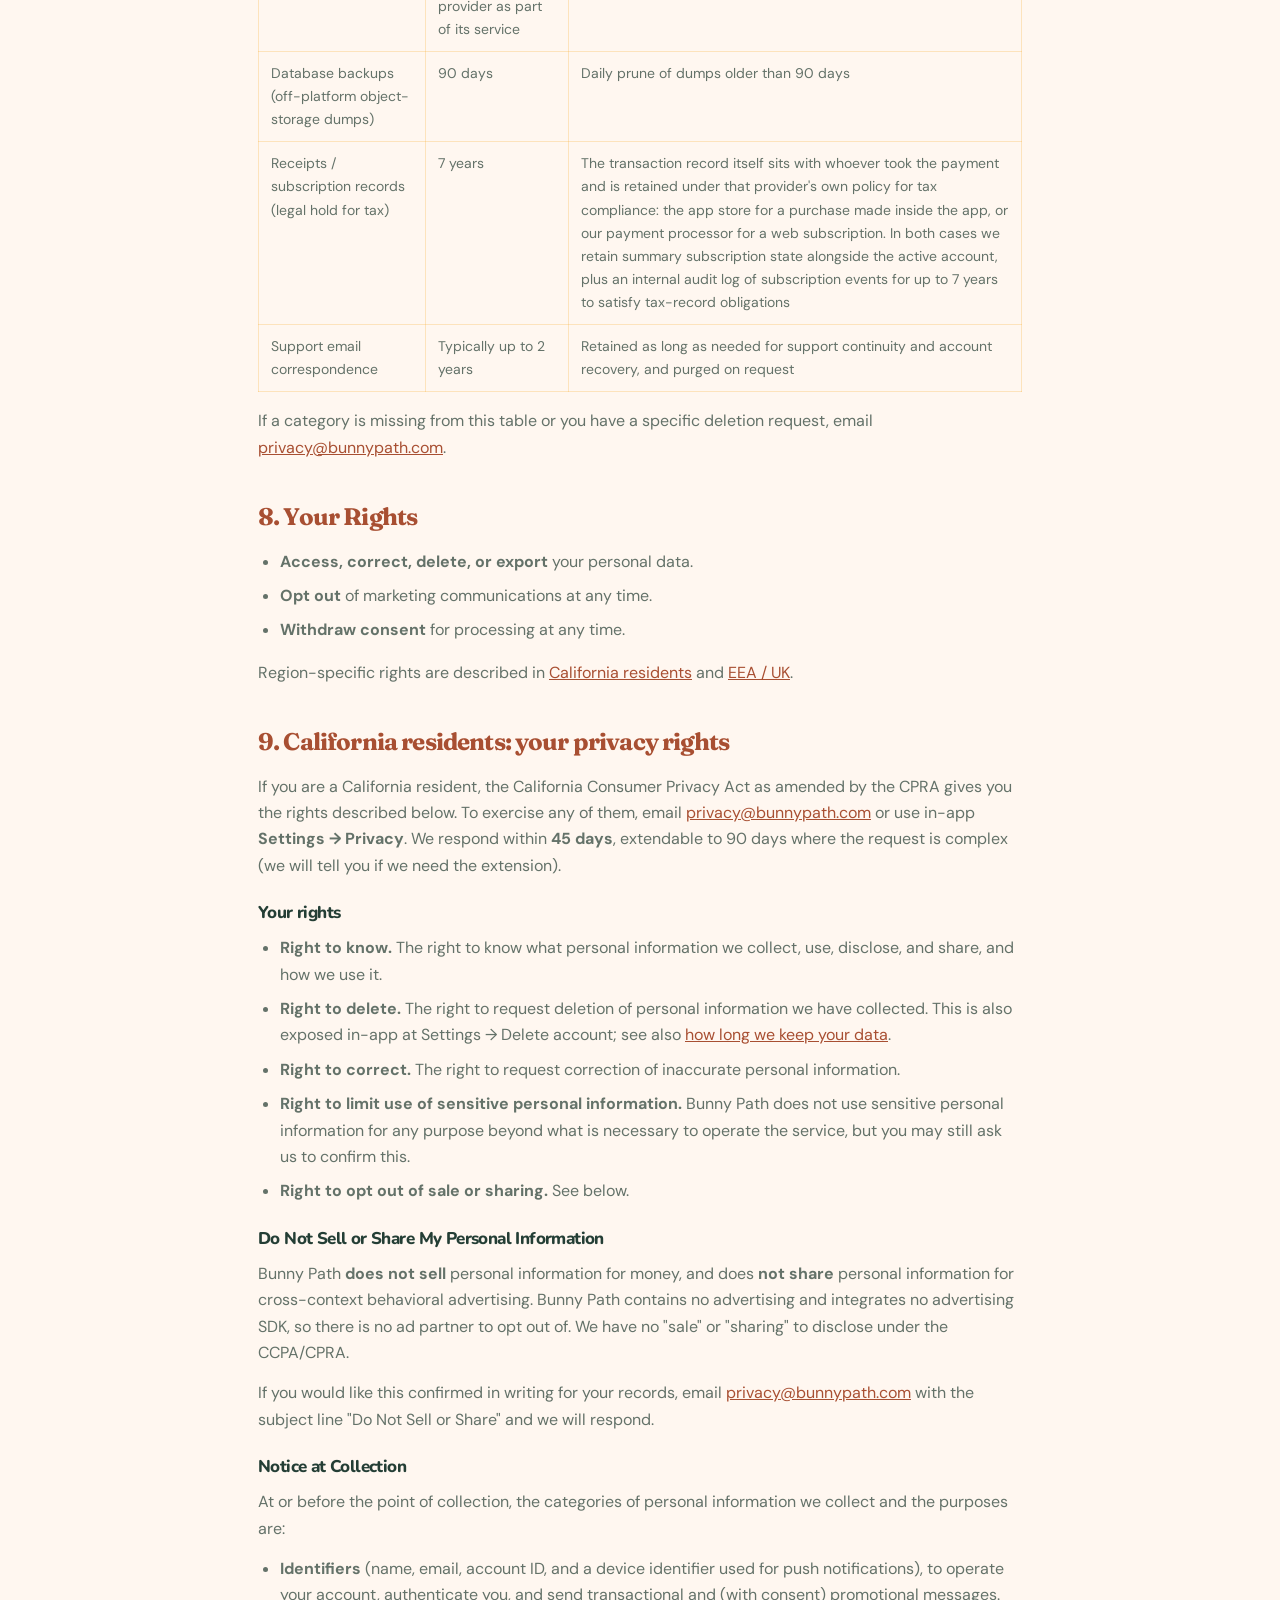
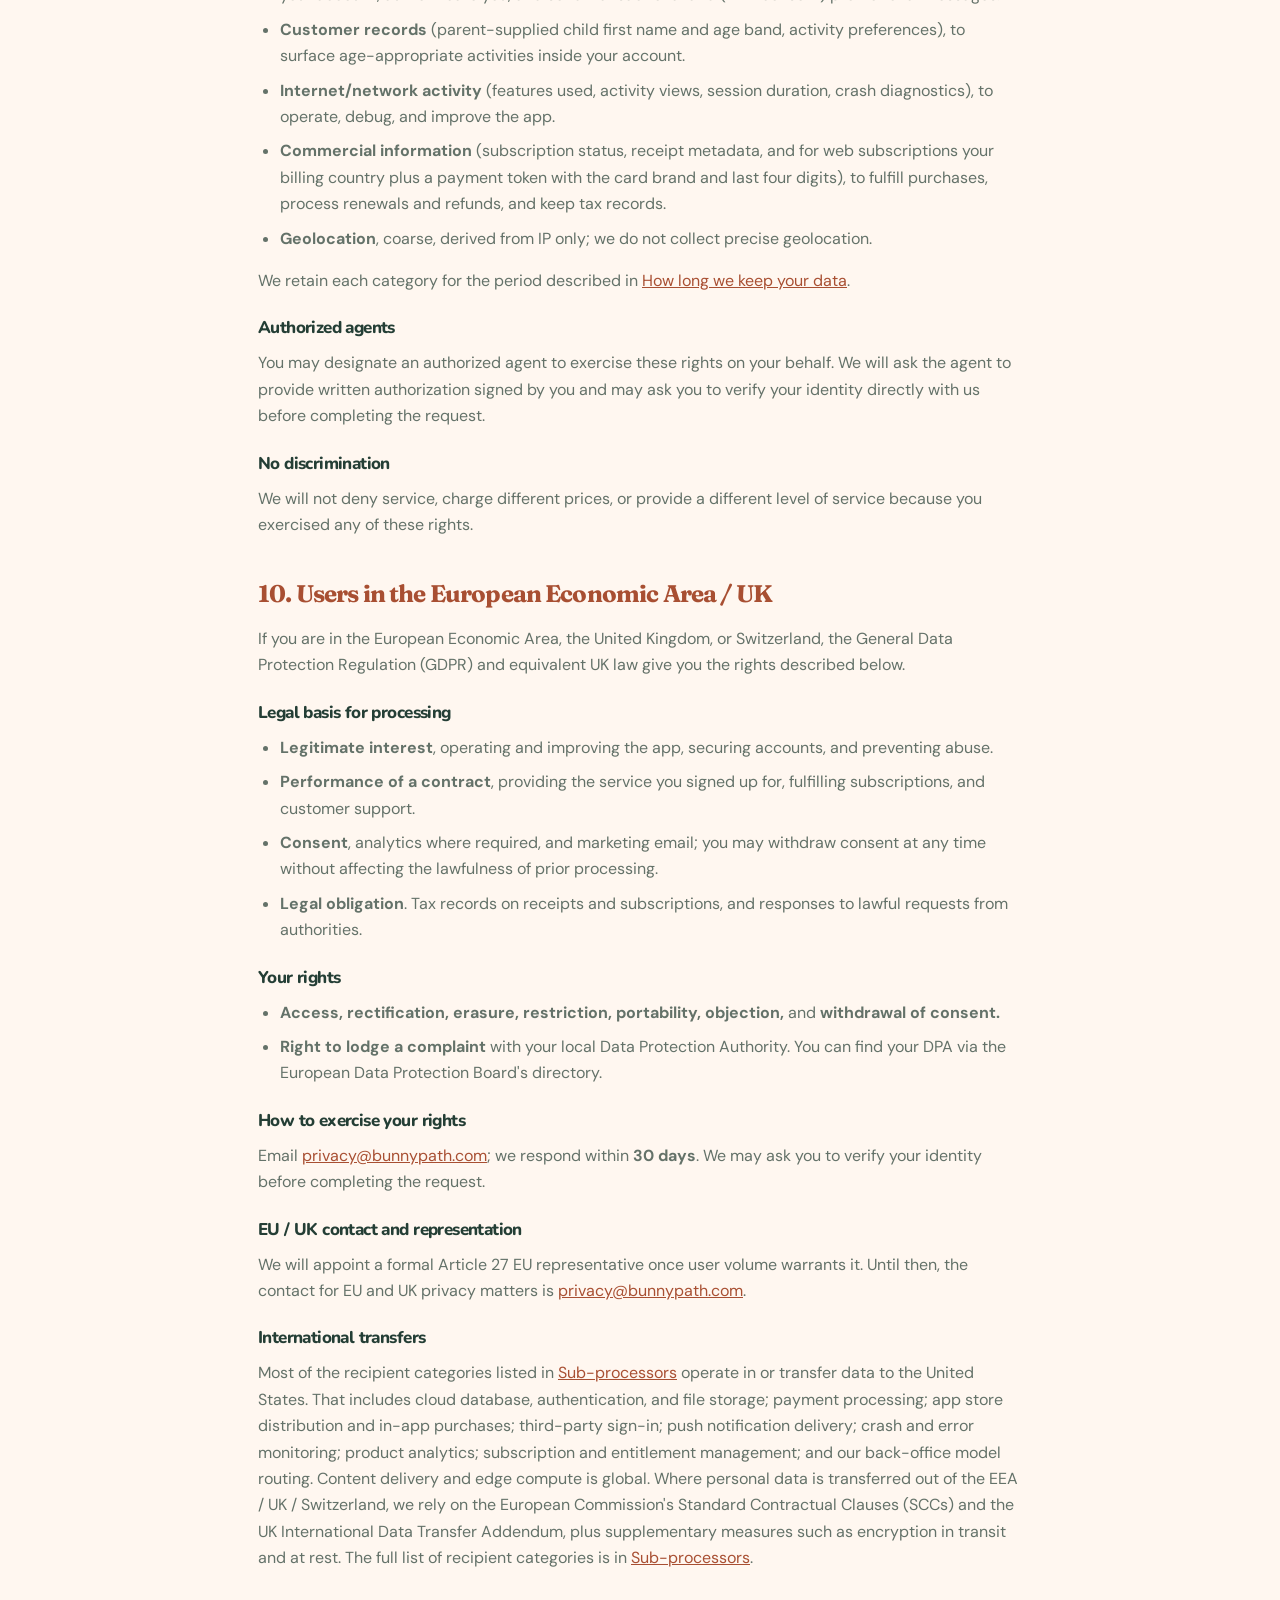
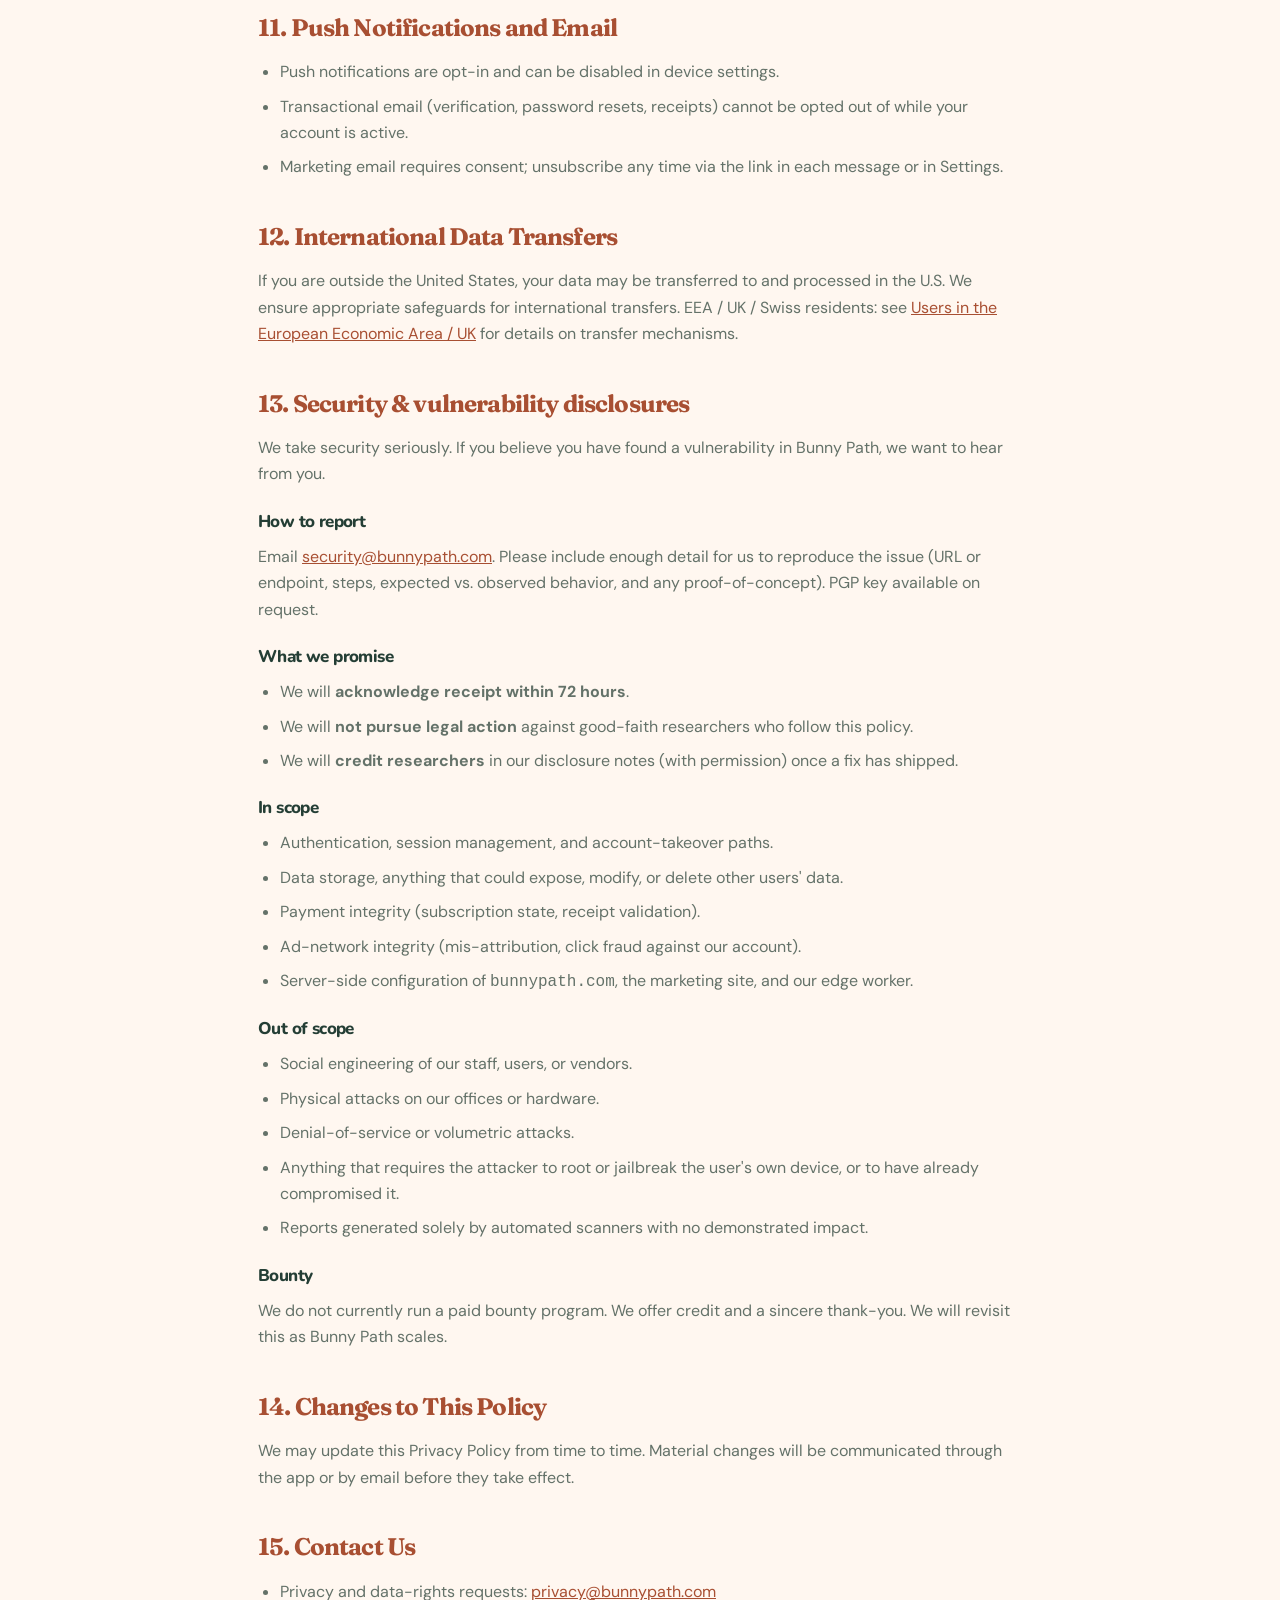
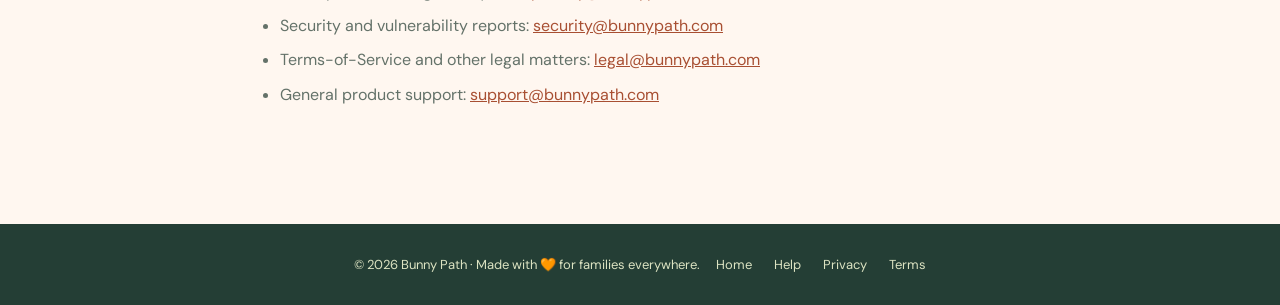
<file: legal/privacy/index.html>
<!DOCTYPE html>
<html lang="en">
<head>
<meta charset="UTF-8">
<meta name="viewport" content="width=device-width, initial-scale=1.0">
<title>Bunny Path: Privacy Policy</title>
<meta name="description" content="Bunny Path Privacy Policy. Bunny Path is a parent-facing tool; we do not knowingly collect data from children, and we show no advertising, and we do not share child-related data with third parties for profiling.">
<link rel="icon" type="image/x-icon" href="/assets/favicon/favicon.ico">
<link rel="icon" type="image/png" sizes="16x16" href="/assets/favicon/favicon-16.png">
<link rel="icon" type="image/png" sizes="32x32" href="/assets/favicon/favicon-32.png">
<link rel="icon" type="image/png" sizes="48x48" href="/assets/favicon/favicon-48.png">
<link rel="apple-touch-icon" sizes="180x180" href="/assets/favicon/apple-touch-icon.png">
<link rel="mask-icon" href="/assets/favicon/safari-pinned-tab.svg" color="#E37756">
<link rel="manifest" href="/assets/favicon/site.webmanifest">
<meta name="theme-color" content="#E37756">
<link href="https://fonts.googleapis.com/css2?family=Fraunces:ital,opsz,wght@0,9..144,600;0,9..144,800;1,9..144,600&family=Nunito:wght@400;600;700;800&display=swap" rel="stylesheet">
<style>
:root{
  --gold:#F5A623; --gold-vibrant:#E8960F; --gold-deep:#C47F0A; --gold-pale:#FFF8ED;
  --cream:#FFFDF7; --cream-warm:#FFF3D9;
  --charcoal:#1F2937; --charcoal-mid:#4B5563; --charcoal-light:#6B7280;
}
*{margin:0;padding:0;box-sizing:border-box}
html{scroll-behavior:smooth}
body{
  font-family:'Nunito',-apple-system,BlinkMacSystemFont,sans-serif;
  color:var(--charcoal); line-height:1.65; background:var(--cream);
  -webkit-font-smoothing:antialiased;
}
h1,h2,h3{font-family:'Fraunces',Georgia,serif; letter-spacing:-.01em; color:var(--charcoal)}
a{color:var(--gold-deep)}
a:hover{color:var(--gold-vibrant)}
.container{max-width:820px; margin:0 auto; padding:0 28px}

/* Top nav, mirrors the homepage exactly (same sticky-transparent shell,
   same logo treatment, same coral Download CTA pill). */
nav.top{
  position:sticky; top:0; z-index:50;
  padding:10px 0;
  /* Frosted-glass band — see index.html for the design rationale.
     Replaces the prior `background:transparent` dead-click zone. */
  background: rgba(255, 252, 245, 0.72);
  -webkit-backdrop-filter: saturate(140%) blur(14px);
  backdrop-filter: saturate(140%) blur(14px);
  border-bottom: 1px solid rgba(31, 41, 55, 0.06);
}
nav.top .container{max-width:1160px}
.nav-inner{display:flex; align-items:center; justify-content:space-between}
.logo{display:flex; align-items:center; gap:10px; text-decoration:none; color:var(--charcoal); font-weight:800; font-size:22px}
.logo img{display:block; height:150px; width:auto; margin:-22px 0 -50px; position:relative; z-index:2}
.nav-right{display:flex; align-items:center; gap:20px}
.nav-link{color:var(--charcoal-mid); text-decoration:none; font-weight:600; font-size:14px}
.nav-cta{
  background:#E37756; color:#fff; padding:10px 22px; border-radius:100px;
  text-decoration:none; font-weight:700; font-size:14px;
  box-shadow:0 6px 18px rgba(227,119,86,.3); transition:transform .2s;
}
.nav-cta:hover{transform:translateY(-2px)}
@media(max-width:720px){
  nav.top{padding:8px 0}
  .logo img{height:92px; margin:-14px 0 -30px}
  .nav-right{gap:10px}
}

header.page{padding:60px 0 30px; text-align:center}
header.page h1{font-size:clamp(36px,5vw,52px); font-weight:800; margin-bottom:12px}
header.page .meta{color:var(--charcoal-light); font-size:14px}

main{padding:30px 0 80px}
main section{margin-bottom:36px}
main h2{font-size:24px; margin:36px 0 12px; color:var(--gold-deep)}
main h3{font-size:17px; margin:20px 0 8px; font-family:'Nunito',sans-serif; font-weight:800; color:var(--charcoal)}
main p{margin-bottom:14px; color:var(--charcoal-mid)}
main ul{margin:0 0 16px 22px}
main li{margin-bottom:8px; color:var(--charcoal-mid)}
main .intro{
  background:var(--gold-pale); border-left:4px solid var(--gold);
  padding:18px 22px; border-radius:0 14px 14px 0; margin-bottom:24px;
  color:var(--charcoal); font-weight:600;
}
main .toc{
  background:var(--cream-warm); border:1px solid rgba(245,166,35,.25);
  padding:18px 22px; border-radius:14px; margin-bottom:24px;
}
main .toc h2{font-size:15px; margin:0 0 8px; color:var(--charcoal); font-family:'Nunito',sans-serif; font-weight:800; text-transform:uppercase; letter-spacing:.05em}
main .toc ol{margin:0 0 0 22px; padding:0}
main .toc li{margin-bottom:4px; color:var(--charcoal-mid); font-size:14px}
main .toc a{color:var(--gold-deep); text-decoration:none}
main .toc a:hover{text-decoration:underline}
main table.policy{
  width:100%; border-collapse:collapse; margin:6px 0 16px;
  font-size:14px; color:var(--charcoal-mid);
}
main table.policy th, main table.policy td{
  border:1px solid rgba(245,166,35,.25); padding:10px 12px; text-align:left; vertical-align:top;
}
main table.policy th{
  background:var(--gold-pale); color:var(--charcoal); font-weight:800;
}
main .scroll-x{overflow-x:auto}
hr{border:none; border-top:1px solid rgba(245,166,35,.15); margin:30px 0}

footer.nf{
  padding:30px 0; border-top:1px solid rgba(245,166,35,.15);
  display:flex; justify-content:space-between; align-items:center; flex-wrap:wrap; gap:16px;
  font-size:13px; color:var(--charcoal-light);
}
footer.nf .nf-links{display:flex; gap:22px; flex-wrap:wrap}
footer.nf .nf-links a{color:var(--charcoal-mid); text-decoration:none}
footer.nf .nf-links a:hover{color:var(--gold-vibrant)}
@media(max-width:700px){footer.nf{flex-direction:column; text-align:center}}
</style>
<!-- Marketing-site analytics: same product-analytics project key as the app, so
     the pre-click half of the funnel joins the in-app half. autocapture off,
     no session replay, identified_only person profiles. See the file for
     the full privacy rationale. Deliberately NOT loaded on /auth/*. -->
<script src="/assets/analytics.js" defer></script>
<link rel="stylesheet" href="/fonts/fonts.css"><link rel="stylesheet" href="/support.css"></head>
<body>
<nav class="top">
  <div class="container nav-inner">
    <a href="/" class="logo" aria-label="Bunny Path"><img src="/assets/logo.png" alt="Bunny Path"></a>
    <div class="nav-right">
      <a href="https://app.bunnypath.com" class="nav-cta">Start free</a>
    </div>
  </div>
</nav>

<header class="page">
  <div class="container">
    <h1>Privacy Policy</h1>
    <p class="meta">Last updated: August 25, 2026 · Effective August 25, 2026</p>
  </div>
</header>

<main>
  <div class="container">
    <p class="intro">Bunny Path ("we," "us," or "our") is a parent-facing tool that surfaces a catalog of play ideas. The app is designed to be operated by parents and guardians, not by children directly. This Privacy Policy explains what information we collect, how we use it, how long we keep it, and how we protect it.</p>

    <nav class="toc" aria-label="Table of contents">
      <h2>Contents</h2>
      <ol>
        <li><a href="#information-we-collect">Information We Collect</a></li>
        <li><a href="#how-we-use">How We Use Your Information</a></li>
        <li><a href="#children">Children</a></li>
        <li><a href="#activity-catalog">Activity Catalog</a></li>
        <li><a href="#sub-processors">Sub-processors</a></li>
        <li><a href="#data-storage-security">Data Storage and Security</a></li>
        <li><a href="#data-retention">How long we keep your data</a></li>
        <li><a href="#your-rights">Your Rights</a></li>
        <li><a href="#california">California residents. Your privacy rights</a> (<a href="#do-not-sell">Do Not Sell or Share</a>)</li>
        <li><a href="#eea-uk">Users in the European Economic Area / UK</a></li>
        <li><a href="#push-email">Push Notifications and Email</a></li>
        <li><a href="#international-transfers">International Data Transfers</a></li>
        <li><a href="#security">Security &amp; vulnerability disclosures</a></li>
        <li><a href="#changes">Changes to This Policy</a></li>
        <li><a href="#contact">Contact Us</a></li>
      </ol>
    </nav>

    <section id="information-we-collect">
      <h2>1. Information We Collect</h2>
      <h3>Information You Provide</h3>
      <ul>
        <li><b>Account Information.</b> When you create an account, we collect your name, email address, and authentication credentials (or an authentication token, if you sign in through a third-party sign-in provider). We do not store credit card numbers.</li>
        <li><b>Payment and Billing Details.</b> If you subscribe on the web, you enter your card details directly on our payment processor's own hosted checkout page. We never receive or store your full card number; we keep only a payment token, the card brand and last four digits, and the billing country we need for tax. If you subscribe inside the app, the app store takes the payment and we receive only the resulting purchase record.</li>
        <li><b>Household Profile Fields.</b> You may enter a first name or nickname and an age range for each child to help surface age-appropriate activities. These are optional parent-supplied labels used only inside your own account.</li>
        <li><b>Activity Preferences.</b> You may tell us about the kinds of activities and focus areas your household is interested in.</li>
        <li><b>User-Submitted Content.</b> You may optionally provide written feedback and ratings on activities. The app does not collect or upload photos.</li>
      </ul>
      <h3>Information Collected Automatically</h3>
      <ul>
        <li><b>Usage Data.</b> Features used, activities viewed or saved, session duration, device type.</li>
        <li><b>Device Information.</b> Device model, OS version, app version, and a unique device identifier for push notifications.</li>
        <li><b>Crash and Performance Data.</b> Anonymized crash logs and metrics to improve stability.</li>
      </ul>
      <h3>Information We Do NOT Collect</h3>
      <ul>
        <li>We do not collect last names, physical addresses, schools, photos, voice recordings, or precise geolocation about any child.</li>
        <li>We do not allow children to use the app directly.</li>
        <li>We do not share child-related data with third parties for profiling, advertising, or any purpose beyond what is strictly required to operate the app.</li>
      </ul>
    </section>

    <section id="how-we-use">
      <h2>2. How We Use Your Information</h2>
      <ul>
        <li><b>Personalize Activity Suggestions.</b> Your child's age and preferences surface age-appropriate ideas from our catalog.</li>
        <li><b>Improve the App.</b> Aggregated and anonymized usage helps us develop new functionality.</li>
        <li><b>Communicate With You.</b> We use your email for transactional messages and, if you opt in, promotional content.</li>
        <li><b>Process Payments and Subscriptions.</b> We use billing details and purchase records to take payment, keep your subscription and entitlements current, handle renewals and refunds, and keep the tax records we are legally required to hold.</li>
        <li><b>Provide Customer Support.</b> If you contact us, we use your information to respond.</li>
      </ul>
    </section>

    <section id="children">
      <h2>3. Children</h2>
      <p>Bunny Path is designed for parents and guardians. The app is <b>not directed at children under 13</b>, and we do not knowingly collect personal information directly from children. The user of Bunny Path is an adult; child-related data is provided by that adult and used only to recommend age-appropriate activities.</p>
      <ul>
        <li><b>Adult-only gate.</b> Only adults (18+) may create accounts. The app contains no child-facing surface, in-app purchase prompts directed at children, or chat features.</li>
        <li><b>Parent-supplied data only.</b> Parents may optionally enter a child's first name or nickname and an age band. We do not collect last names, schools, photos, voice recordings, or precise geolocation about any child.</li>
        <li><b>Minimum necessary.</b> We store only what is required to surface age-appropriate activities inside that parent's own account.</li>
        <li><b>Deletion at any time.</b> Parents can delete child-related data at any time via Settings → Delete account, or by emailing <a href="mailto:privacy@bunnypath.com">privacy@bunnypath.com</a>.</li>
        <li><b>No advertising.</b> Bunny Path contains no advertising of any kind, for children or adults. We do not use child-related data for profiling, behavioral targeting, or cross-context advertising, and we do not integrate any advertising SDK.</li>
        <li><b>No sharing for marketing.</b> We never sell, rent, or share child-related information with third parties for marketing.</li>
        <li><b>COPPA contact.</b> If you believe we have collected information from a child without parental consent, contact <a href="mailto:privacy@bunnypath.com">privacy@bunnypath.com</a>; we will delete the information within 5 business days of verification.</li>
      </ul>
    </section>

    <section id="activity-catalog">
      <h2>4. Activity Catalog</h2>
      <p>Bunny Path's activity catalog is reviewed by our team before publication and published in periodic batches. Activities are filtered and ranked against this catalog using your preferences inside our own backend.</p>
      <ul>
        <li><b>Reviewed Catalog.</b> Activities are written and reviewed by our team before being added to the catalog. They are not generated in real time from your child's data.</li>
        <li><b>No Cross-Site Profiling.</b> We do not share child-related preferences with advertising or profiling networks.</li>
        <li><b>Content Review.</b> Activities pass internal review before publication. Always supervise your child during activities.</li>
      </ul>
    </section>

    <section id="sub-processors">
      <h2>5. Sub-processors</h2>
      <p>We rely on a small set of vetted service providers to operate Bunny Path. We describe them here by the function they perform for us rather than by brand name, which is the "categories of recipients" disclosure that GDPR Article 13(1)(e) and the CCPA both provide for. Each provider is bound by a data-processing agreement that limits it to the purpose shown below.</p>
      <div class="scroll-x">
      <table class="policy">
        <thead>
          <tr><th>Category of recipient</th><th>Purpose</th><th>Region</th><th>What we share</th></tr>
        </thead>
        <tbody>
          <tr><td>App store distribution and in-app purchases</td><td>Distributing the mobile apps, and selling, billing, and validating subscriptions bought inside the app</td><td>USA / global</td><td>The purchase and subscription record tied to your store account. The store takes the payment, so we never receive your card details.</td></tr>
          <tr><td>Payment processing (web subscriptions)</td><td>Taking card payments for subscriptions bought on the web, processing renewals and refunds, and issuing receipts</td><td>USA / global</td><td>Your name, email address, billing country, and the card details you enter on the processor's own hosted checkout page. We never see or store your full card number; we keep only a payment token plus the card brand and last four digits. The processor handles your payment details under its own privacy terms as well as under its agreement with us, including for fraud prevention and its own regulatory obligations.</td></tr>
          <tr><td>Third-party sign-in providers</td><td>Letting you create and access your account with an existing platform identity instead of a password</td><td>USA / global</td><td>Only what passes at the moment you sign in: the authentication token and the email address you choose to share.</td></tr>
          <tr><td>Push notification delivery</td><td>Delivering push notifications to your device</td><td>USA / global</td><td>A device push identifier and the content of the notification.</td></tr>
          <tr><td>Cloud database, authentication, and file storage</td><td>Hosting our primary database, account authentication, and stored files under row-level security</td><td>USA</td><td>Your account record and the household profile, preference, and activity data described in &sect;1.</td></tr>
          <tr><td>Content delivery, edge compute, and DDoS protection</td><td>Serving the marketing site, running our edge worker and deep-link handler, absorbing attacks, and holding off-platform database backups</td><td>Global</td><td>Request metadata such as IP address, user agent, and the URL requested, plus backup copies of the database.</td></tr>
          <tr><td>Crash and error monitoring</td><td>Diagnosing crashes and errors so we can fix them</td><td>USA</td><td>Anonymized crash logs and diagnostics, device model, OS version, and app version.</td></tr>
          <tr><td>Product analytics</td><td>Aggregated product analytics, with no profiling and no advertising use</td><td>USA / EU</td><td>Pseudonymous usage events: features used, activities viewed or saved, and session duration.</td></tr>
          <tr><td>Subscription and entitlement management</td><td>Validating purchase receipts and keeping your Premium entitlement in sync across your devices</td><td>USA</td><td>Your account identifier and purchase or receipt metadata. No card details.</td></tr>
          <tr><td>Back-office AI model routing</td><td>Back-office only. Model routing for our internal catalog-generation pipeline</td><td>USA</td><td>Nothing about you. No end-user personal data is sent to this category of provider.</td></tr>
        </tbody>
      </table>
      </div>
      <p>These categories cover every third party that receives personal data from Bunny Path; there is no further recipient that this table leaves out. Because the table describes functions rather than brands, changing which specific provider sits inside a category does not change the table, and any such change is still made under a data-processing agreement on the same terms. We will update the table if we add a new category of recipient, or if what an existing category receives changes; material changes will be communicated through the app or by email before they take effect.</p>
      <p>If you want to know the specific providers we currently use inside any of these categories, email <a href="mailto:privacy@bunnypath.com">privacy@bunnypath.com</a> and we will tell you.</p>
    </section>

    <section id="data-storage-security">
      <h2>6. Data Storage and Security</h2>
      <ul>
        <li>Data is stored on a secure managed cloud database platform (see <a href="#sub-processors">Sub-processors</a>).</li>
        <li>All data is encrypted at rest (AES-256) and in transit (TLS 1.2+).</li>
        <li>Access is restricted to authorized personnel on a need-to-know basis with row-level security.</li>
        <li>Passwords are hashed and never stored in plain text.</li>
        <li>In the event of a breach, we will notify affected users and relevant authorities per applicable law. Researchers can report vulnerabilities under our <a href="#security">disclosure policy</a>.</li>
      </ul>
    </section>

    <section id="data-retention">
      <h2>7. How long we keep your data</h2>
      <p>We keep data only as long as needed for the purpose it was collected. Some retention periods are legally required (for example, tax records on receipts and subscriptions), some are vendor defaults baked into the platforms we use, and others are our own policy. The table below summarizes the categories we hold and when each is deleted.</p>
      <div class="scroll-x">
      <table class="policy">
        <thead>
          <tr><th>Category</th><th>Retained</th><th>When deleted</th></tr>
        </thead>
        <tbody>
          <tr><td>Account record in our cloud database (email, child name, age band)</td><td>While active + 30 days after delete-account</td><td>Soft-deleted on Settings → Delete account; hard-deleted 30 days later by a daily cron, together with all linked records except the welcome-trial eligibility record below</td></tr>
          <tr><td>Activity completion / saved / streak / referral data</td><td>While active</td><td>Cascade-deleted with the account row at the end of the 30-day grace window</td></tr>
          <tr><td>Welcome-trial eligibility record</td><td>Indefinitely, including after account deletion</td><td>Not deleted on a schedule, and deliberately not removed when you delete your account, because that would make deletion a way to reset the free welcome week. We store a one-way hash of your email address rather than the address itself; the hash is pseudonymous rather than anonymous, so we still treat it as personal data and will erase it on request to <a href="mailto:privacy@bunnypath.com">privacy@bunnypath.com</a></td></tr>
          <tr><td>Crash and error reports</td><td>30 days (provider default on our current plan)</td><td>Auto-rolling deletion by the crash-monitoring provider</td></tr>
          <tr><td>Product analytics events</td><td>12 months (provider default)</td><td>Auto-rolling deletion by the analytics provider</td></tr>
          <tr><td>Edge and CDN access logs</td><td>Up to 7 days, retained by our content-delivery provider as part of its service</td><td>Auto-rolling at that provider; we do not separately store or export them</td></tr>
          <tr><td>Database backups (off-platform object-storage dumps)</td><td>90 days</td><td>Daily prune of dumps older than 90 days</td></tr>
          <tr><td>Receipts / subscription records (legal hold for tax)</td><td>7 years</td><td>The transaction record itself sits with whoever took the payment and is retained under that provider's own policy for tax compliance: the app store for a purchase made inside the app, or our payment processor for a web subscription. In both cases we retain summary subscription state alongside the active account, plus an internal audit log of subscription events for up to 7 years to satisfy tax-record obligations</td></tr>
          <tr><td>Support email correspondence</td><td>Typically up to 2 years</td><td>Retained as long as needed for support continuity and account recovery, and purged on request</td></tr>
        </tbody>
      </table>
      </div>
      <p>If a category is missing from this table or you have a specific deletion request, email <a href="mailto:privacy@bunnypath.com">privacy@bunnypath.com</a>.</p>
    </section>

    <section id="your-rights">
      <h2>8. Your Rights</h2>
      <ul>
        <li><b>Access, correct, delete, or export</b> your personal data.</li>
        <li><b>Opt out</b> of marketing communications at any time.</li>
        <li><b>Withdraw consent</b> for processing at any time.</li>
      </ul>
      <p>Region-specific rights are described in <a href="#california">California residents</a> and <a href="#eea-uk">EEA / UK</a>.</p>
    </section>

    <section id="california">
      <h2>9. California residents: your privacy rights</h2>
      <p>If you are a California resident, the California Consumer Privacy Act as amended by the CPRA gives you the rights described below. To exercise any of them, email <a href="mailto:privacy@bunnypath.com">privacy@bunnypath.com</a> or use in-app <b>Settings → Privacy</b>. We respond within <b>45 days</b>, extendable to 90 days where the request is complex (we will tell you if we need the extension).</p>
      <h3>Your rights</h3>
      <ul>
        <li><b>Right to know.</b> The right to know what personal information we collect, use, disclose, and share, and how we use it.</li>
        <li><b>Right to delete.</b> The right to request deletion of personal information we have collected. This is also exposed in-app at Settings → Delete account; see also <a href="#data-retention">how long we keep your data</a>.</li>
        <li><b>Right to correct.</b> The right to request correction of inaccurate personal information.</li>
        <li><b>Right to limit use of sensitive personal information.</b> Bunny Path does not use sensitive personal information for any purpose beyond what is necessary to operate the service, but you may still ask us to confirm this.</li>
        <li><b>Right to opt out of sale or sharing.</b> See below.</li>
      </ul>
      <h3 id="do-not-sell">Do Not Sell or Share My Personal Information</h3>
      <p>Bunny Path <b>does not sell</b> personal information for money, and does <b>not share</b> personal information for cross-context behavioral advertising. Bunny Path contains no advertising and integrates no advertising SDK, so there is no ad partner to opt out of. We have no "sale" or "sharing" to disclose under the CCPA/CPRA.</p>
      <p>If you would like this confirmed in writing for your records, email <a href="mailto:privacy@bunnypath.com">privacy@bunnypath.com</a> with the subject line "Do Not Sell or Share" and we will respond.</p>
      <h3>Notice at Collection</h3>
      <p>At or before the point of collection, the categories of personal information we collect and the purposes are:</p>
      <ul>
        <li><b>Identifiers</b> (name, email, account ID, and a device identifier used for push notifications), to operate your account, authenticate you, and send transactional and (with consent) promotional messages.</li>
        <li><b>Customer records</b> (parent-supplied child first name and age band, activity preferences), to surface age-appropriate activities inside your account.</li>
        <li><b>Internet/network activity</b> (features used, activity views, session duration, crash diagnostics), to operate, debug, and improve the app.</li>
        <li><b>Commercial information</b> (subscription status, receipt metadata, and for web subscriptions your billing country plus a payment token with the card brand and last four digits), to fulfill purchases, process renewals and refunds, and keep tax records.</li>
        <li><b>Geolocation</b>, coarse, derived from IP only; we do not collect precise geolocation.</li>
      </ul>
      <p>We retain each category for the period described in <a href="#data-retention">How long we keep your data</a>.</p>
      <h3>Authorized agents</h3>
      <p>You may designate an authorized agent to exercise these rights on your behalf. We will ask the agent to provide written authorization signed by you and may ask you to verify your identity directly with us before completing the request.</p>
      <h3>No discrimination</h3>
      <p>We will not deny service, charge different prices, or provide a different level of service because you exercised any of these rights.</p>
    </section>

    <section id="eea-uk">
      <h2>10. Users in the European Economic Area / UK</h2>
      <p>If you are in the European Economic Area, the United Kingdom, or Switzerland, the General Data Protection Regulation (GDPR) and equivalent UK law give you the rights described below.</p>
      <h3>Legal basis for processing</h3>
      <ul>
        <li><b>Legitimate interest</b>, operating and improving the app, securing accounts, and preventing abuse.</li>
        <li><b>Performance of a contract</b>, providing the service you signed up for, fulfilling subscriptions, and customer support.</li>
        <li><b>Consent</b>, analytics where required, and marketing email; you may withdraw consent at any time without affecting the lawfulness of prior processing.</li>
        <li><b>Legal obligation</b>. Tax records on receipts and subscriptions, and responses to lawful requests from authorities.</li>
      </ul>
      <h3>Your rights</h3>
      <ul>
        <li><b>Access, rectification, erasure, restriction, portability, objection,</b> and <b>withdrawal of consent.</b></li>
        <li><b>Right to lodge a complaint</b> with your local Data Protection Authority. You can find your DPA via the European Data Protection Board's directory.</li>
      </ul>
      <h3>How to exercise your rights</h3>
      <p>Email <a href="mailto:privacy@bunnypath.com">privacy@bunnypath.com</a>; we respond within <b>30 days</b>. We may ask you to verify your identity before completing the request.</p>
      <h3>EU / UK contact and representation</h3>
      <p>We will appoint a formal Article 27 EU representative once user volume warrants it. Until then, the contact for EU and UK privacy matters is <a href="mailto:privacy@bunnypath.com">privacy@bunnypath.com</a>.</p>
      <h3>International transfers</h3>
      <p>Most of the recipient categories listed in <a href="#sub-processors">Sub-processors</a> operate in or transfer data to the United States. That includes cloud database, authentication, and file storage; payment processing; app store distribution and in-app purchases; third-party sign-in; push notification delivery; crash and error monitoring; product analytics; subscription and entitlement management; and our back-office model routing. Content delivery and edge compute is global. Where personal data is transferred out of the EEA / UK / Switzerland, we rely on the European Commission's Standard Contractual Clauses (SCCs) and the UK International Data Transfer Addendum, plus supplementary measures such as encryption in transit and at rest. The full list of recipient categories is in <a href="#sub-processors">Sub-processors</a>.</p>
    </section>

    <section id="push-email">
      <h2>11. Push Notifications and Email</h2>
      <ul>
        <li>Push notifications are opt-in and can be disabled in device settings.</li>
        <li>Transactional email (verification, password resets, receipts) cannot be opted out of while your account is active.</li>
        <li>Marketing email requires consent; unsubscribe any time via the link in each message or in Settings.</li>
      </ul>
    </section>

    <section id="international-transfers">
      <h2>12. International Data Transfers</h2>
      <p>If you are outside the United States, your data may be transferred to and processed in the U.S. We ensure appropriate safeguards for international transfers. EEA / UK / Swiss residents: see <a href="#eea-uk">Users in the European Economic Area / UK</a> for details on transfer mechanisms.</p>
    </section>

    <section id="security">
      <h2>13. Security &amp; vulnerability disclosures</h2>
      <p>We take security seriously. If you believe you have found a vulnerability in Bunny Path, we want to hear from you.</p>
      <h3>How to report</h3>
      <p>Email <a href="mailto:security@bunnypath.com">security@bunnypath.com</a>. Please include enough detail for us to reproduce the issue (URL or endpoint, steps, expected vs. observed behavior, and any proof-of-concept). PGP key available on request.</p>
      <h3>What we promise</h3>
      <ul>
        <li>We will <b>acknowledge receipt within 72 hours</b>.</li>
        <li>We will <b>not pursue legal action</b> against good-faith researchers who follow this policy.</li>
        <li>We will <b>credit researchers</b> in our disclosure notes (with permission) once a fix has shipped.</li>
      </ul>
      <h3>In scope</h3>
      <ul>
        <li>Authentication, session management, and account-takeover paths.</li>
        <li>Data storage, anything that could expose, modify, or delete other users' data.</li>
        <li>Payment integrity (subscription state, receipt validation).</li>
        <li>Ad-network integrity (mis-attribution, click fraud against our account).</li>
        <li>Server-side configuration of <code>bunnypath.com</code>, the marketing site, and our edge worker.</li>
      </ul>
      <h3>Out of scope</h3>
      <ul>
        <li>Social engineering of our staff, users, or vendors.</li>
        <li>Physical attacks on our offices or hardware.</li>
        <li>Denial-of-service or volumetric attacks.</li>
        <li>Anything that requires the attacker to root or jailbreak the user's own device, or to have already compromised it.</li>
        <li>Reports generated solely by automated scanners with no demonstrated impact.</li>
      </ul>
      <h3>Bounty</h3>
      <p>We do not currently run a paid bounty program. We offer credit and a sincere thank-you. We will revisit this as Bunny Path scales.</p>
    </section>

    <section id="changes">
      <h2>14. Changes to This Policy</h2>
      <p>We may update this Privacy Policy from time to time. Material changes will be communicated through the app or by email before they take effect.</p>
    </section>

    <section id="contact">
      <h2>15. Contact Us</h2>
      <ul>
        <li>Privacy and data-rights requests: <a href="mailto:privacy@bunnypath.com">privacy@bunnypath.com</a></li>
        <li>Security and vulnerability reports: <a href="mailto:security@bunnypath.com">security@bunnypath.com</a></li>
        <li>Terms-of-Service and other legal matters: <a href="mailto:legal@bunnypath.com">legal@bunnypath.com</a></li>
        <li>General product support: <a href="mailto:support@bunnypath.com">support@bunnypath.com</a></li>
      </ul>
    </section>
  </div>
</main>

<footer class="nf">
  <div class="container" style="max-width:1160px; display:flex; justify-content:space-between; align-items:center; flex-wrap:wrap; gap:16px;">
    <div>© <span id="currentYear">2026</span> Bunny Path · Made with 🧡 for families everywhere.</div>
    <div class="nf-links">
      <a href="/">Home</a>
      <a href="/help/">Help</a>
      <a href="/legal/privacy/">Privacy</a>
      <a href="/legal/terms/">Terms</a>
    </div>
  </div>
</footer>
<script>
document.getElementById('currentYear').textContent = new Date().getFullYear();
</script>
</body>
</html>
</file>
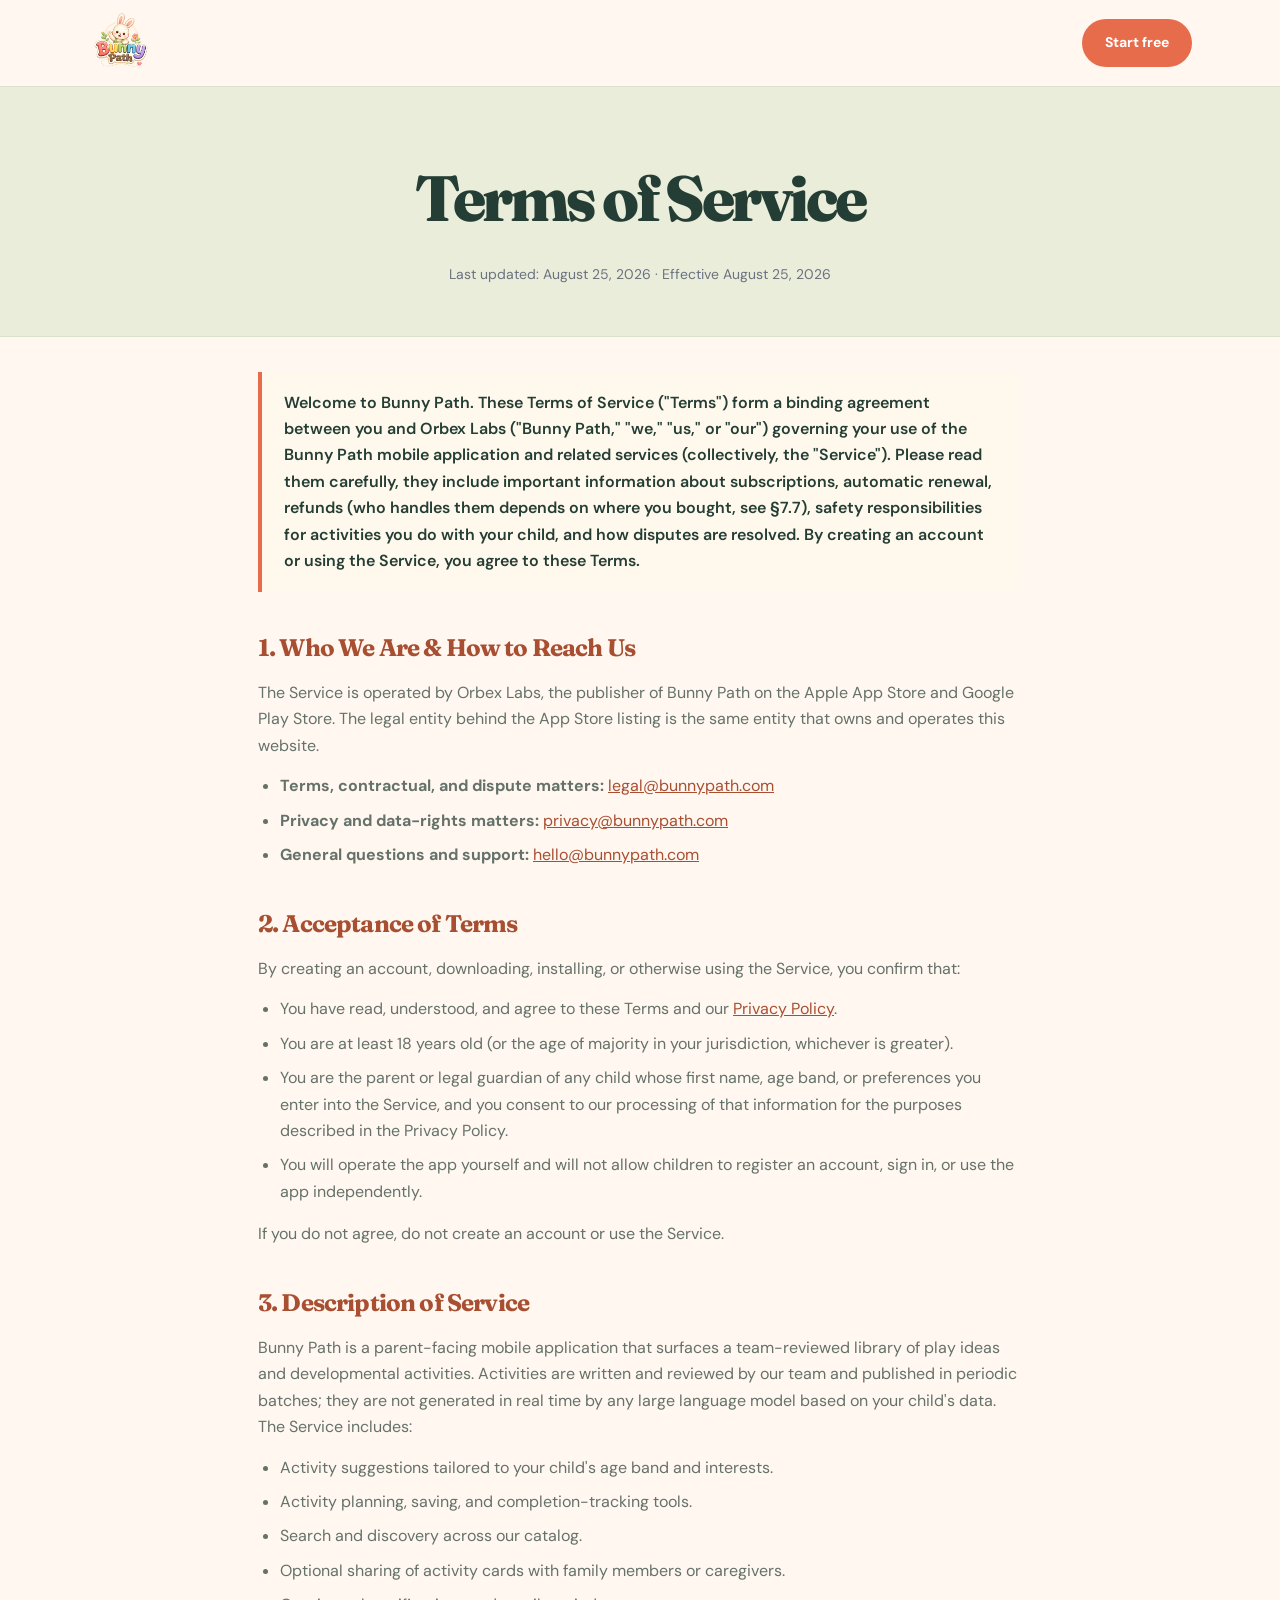
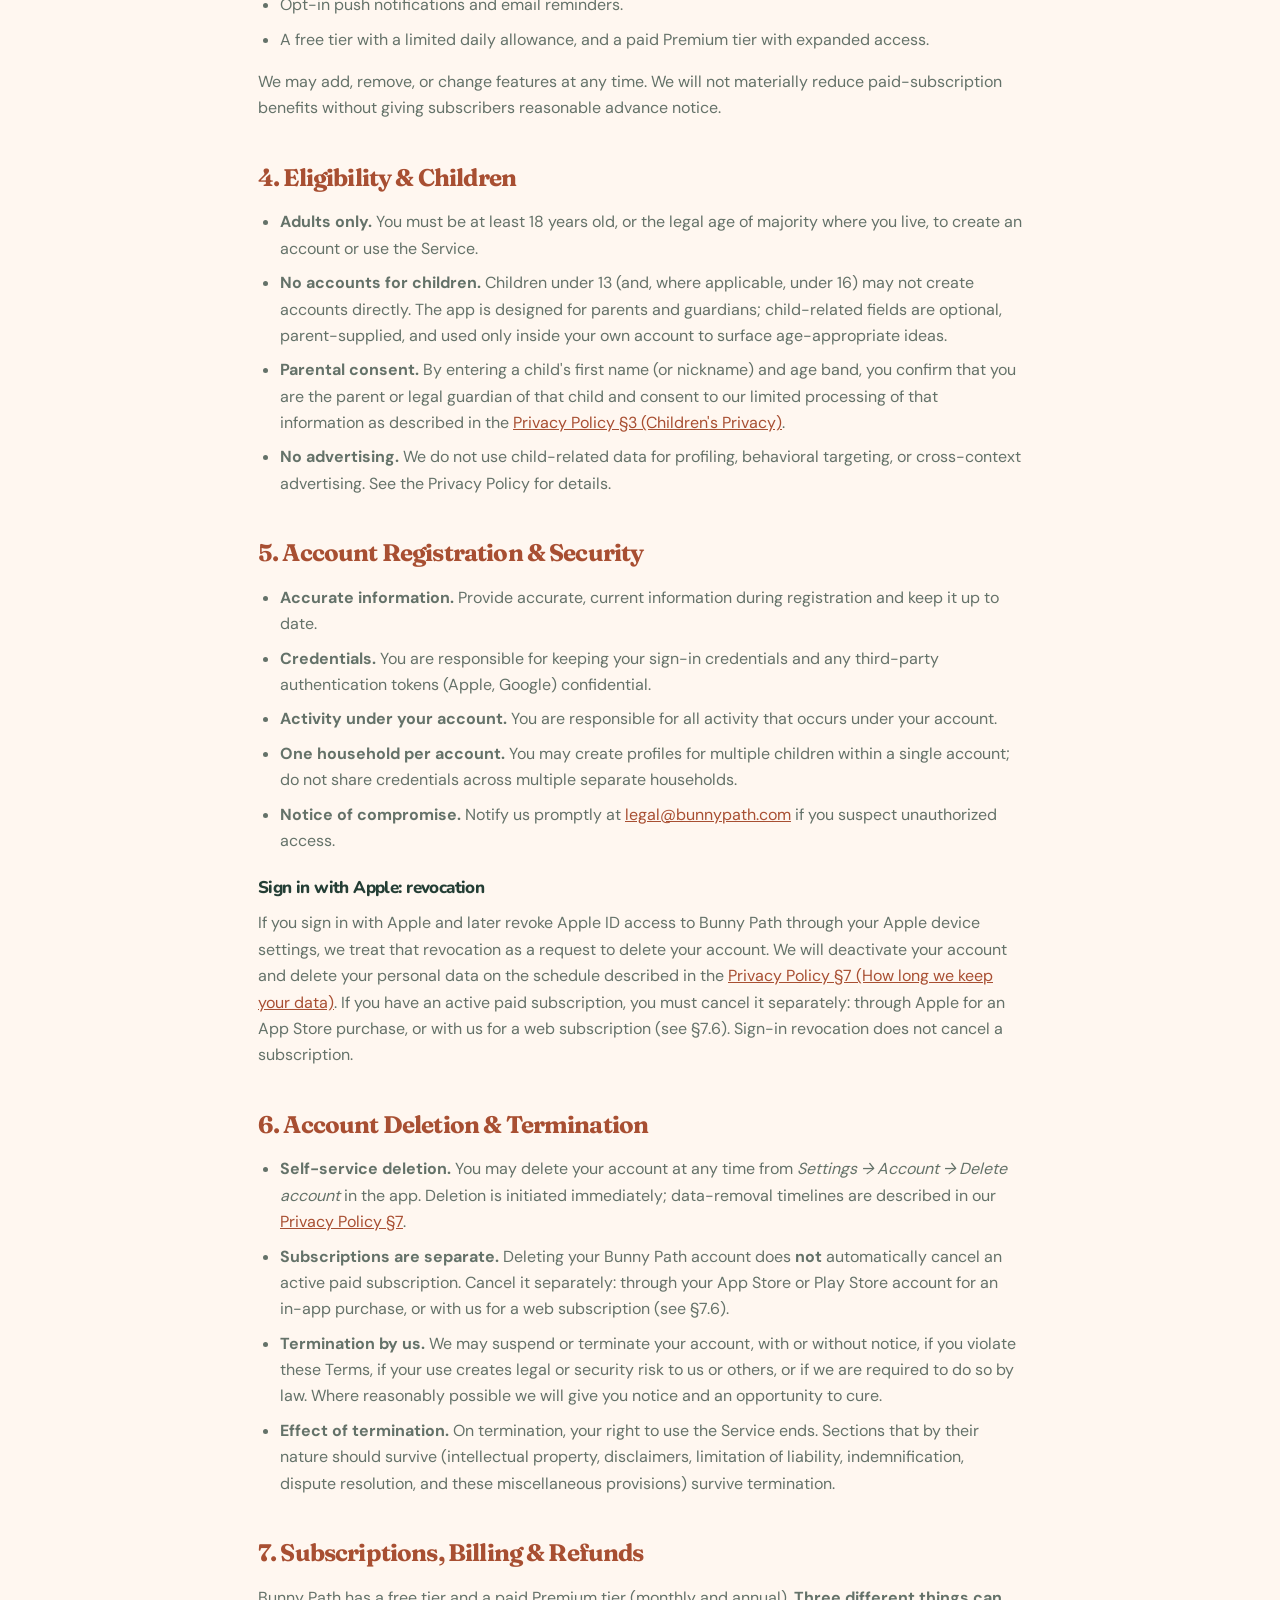
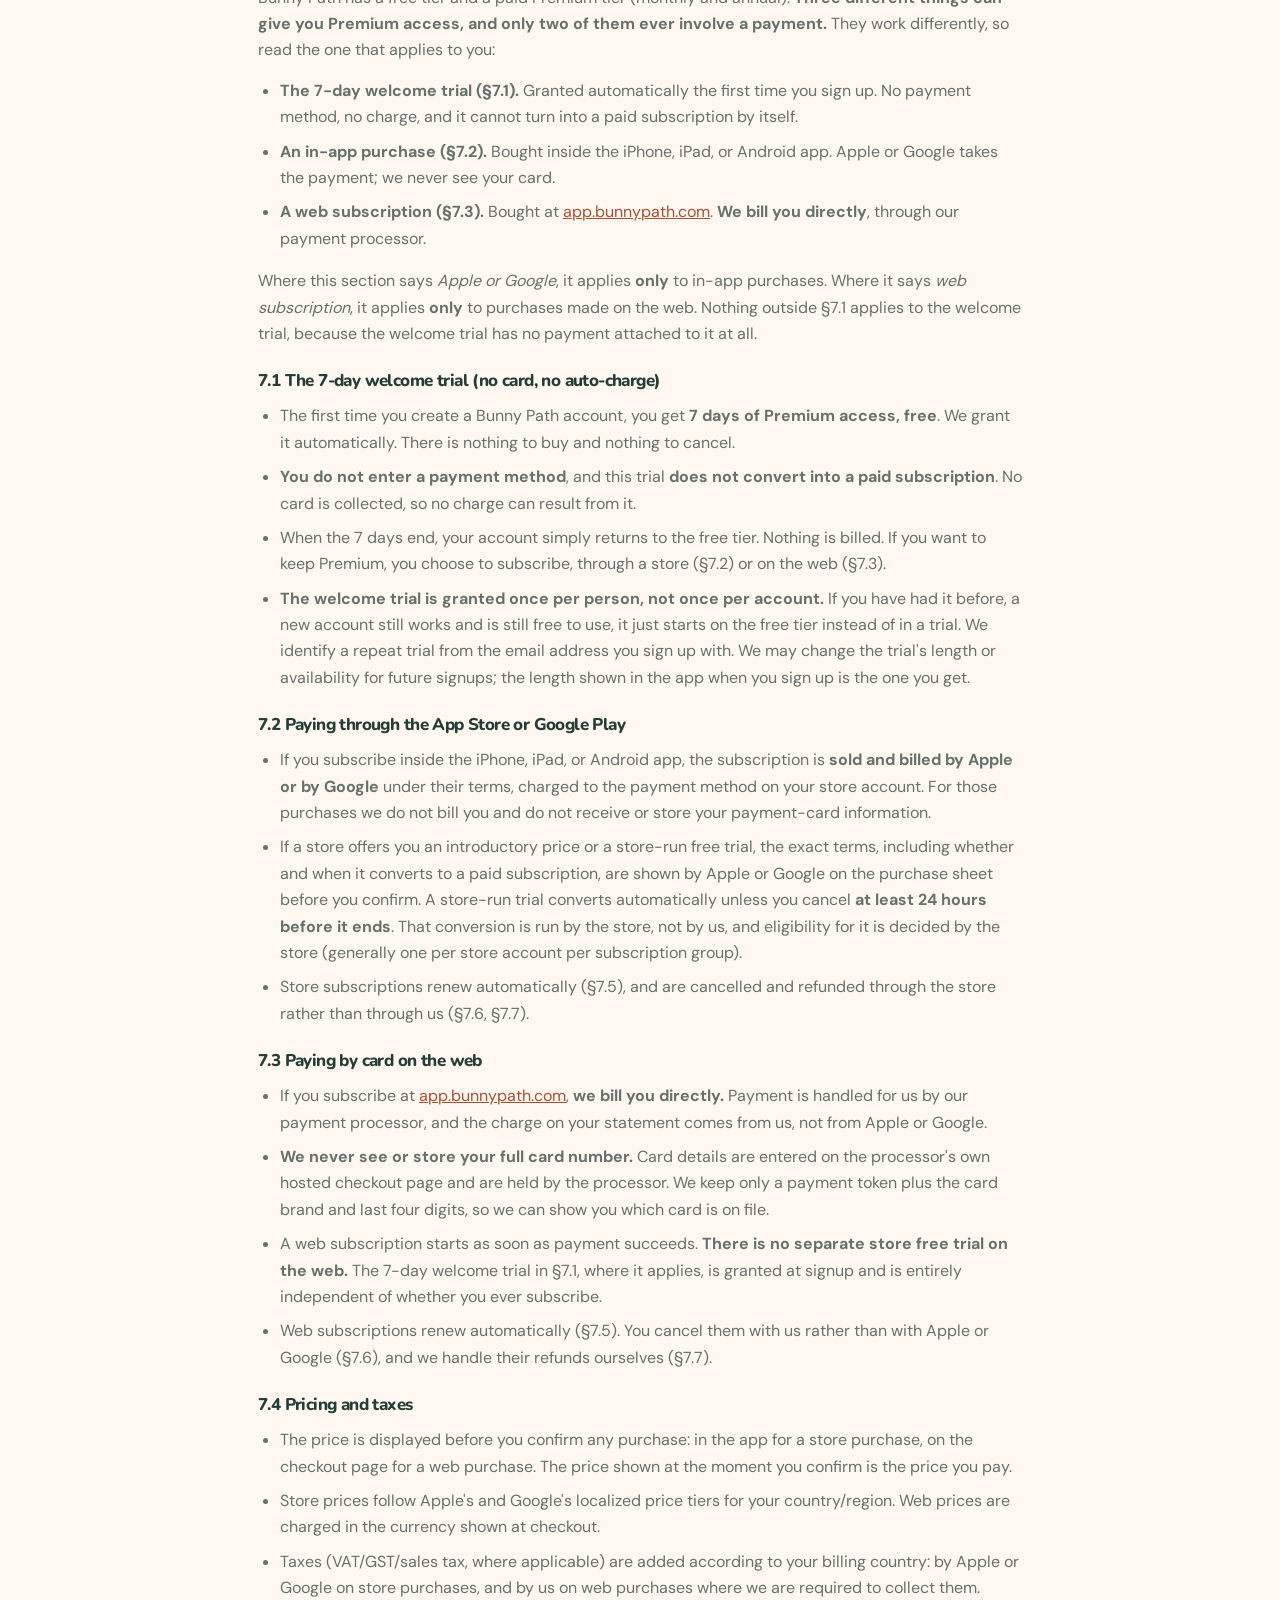
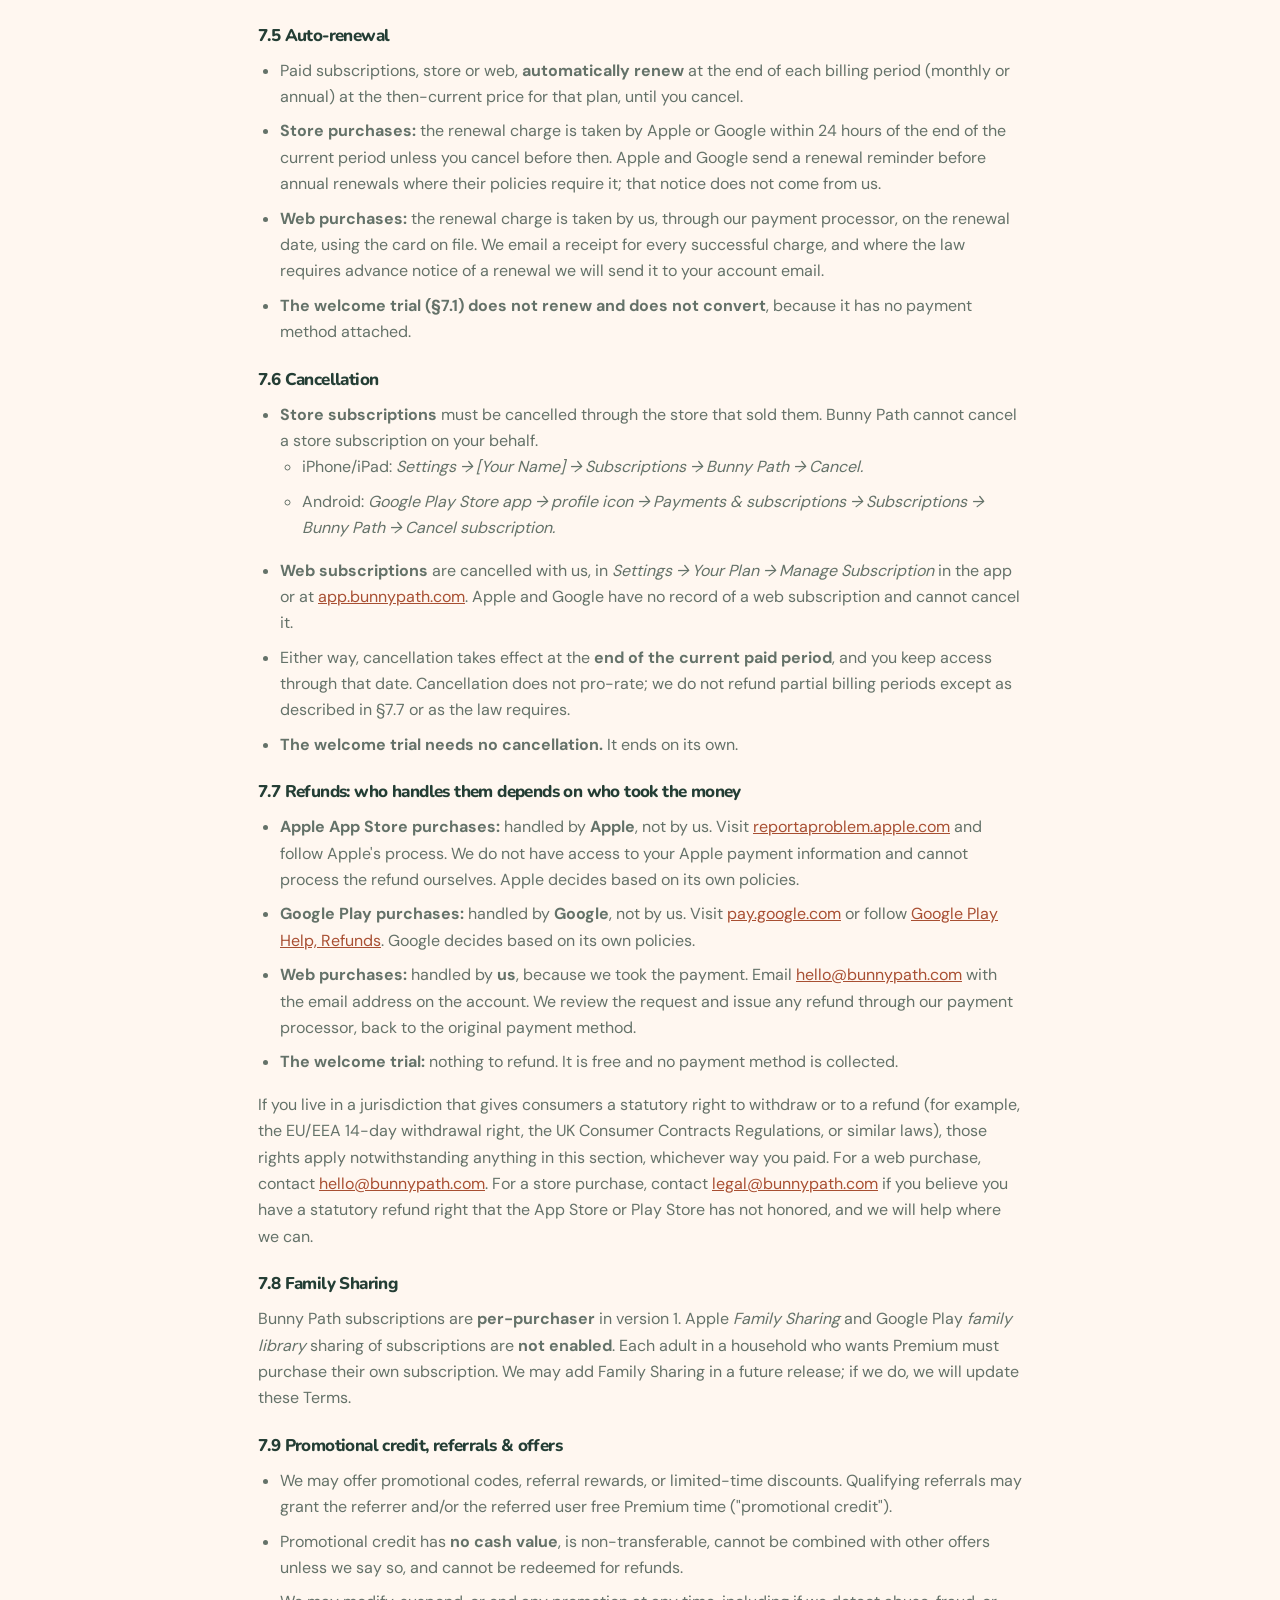
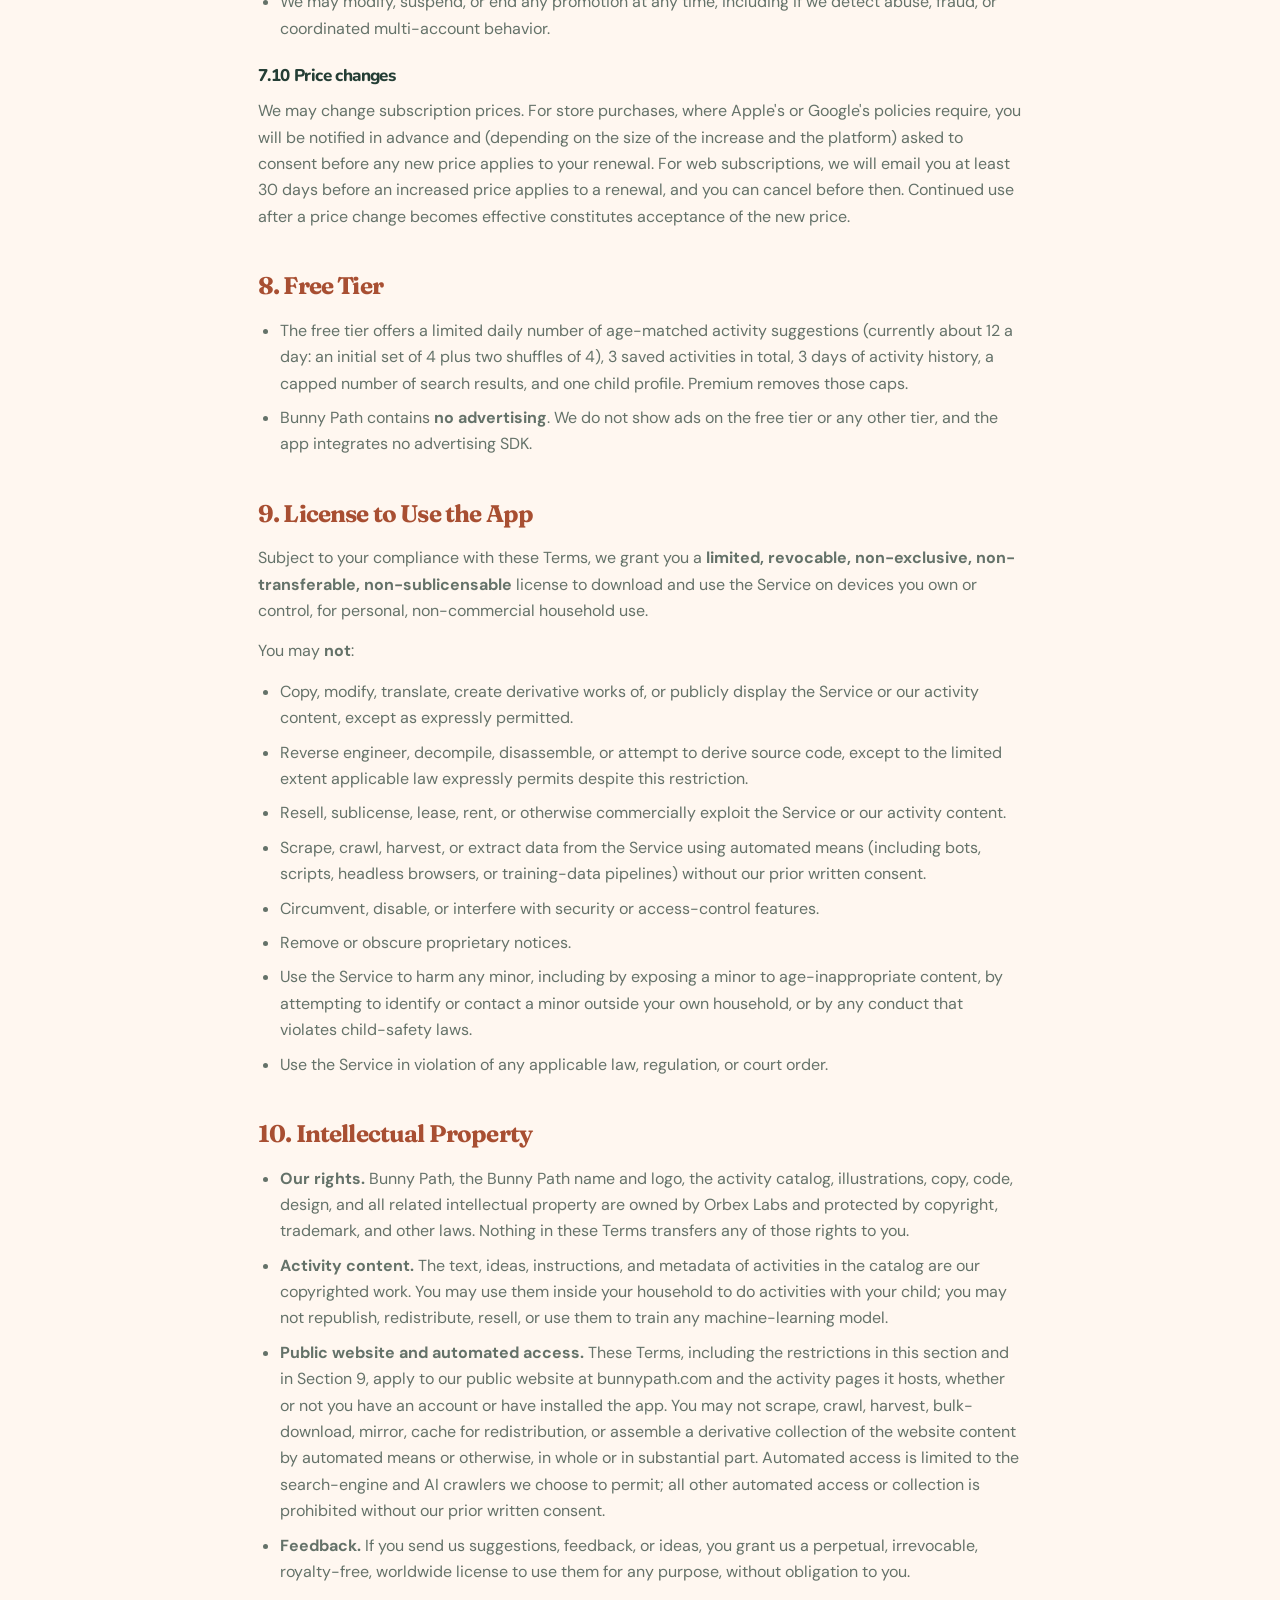
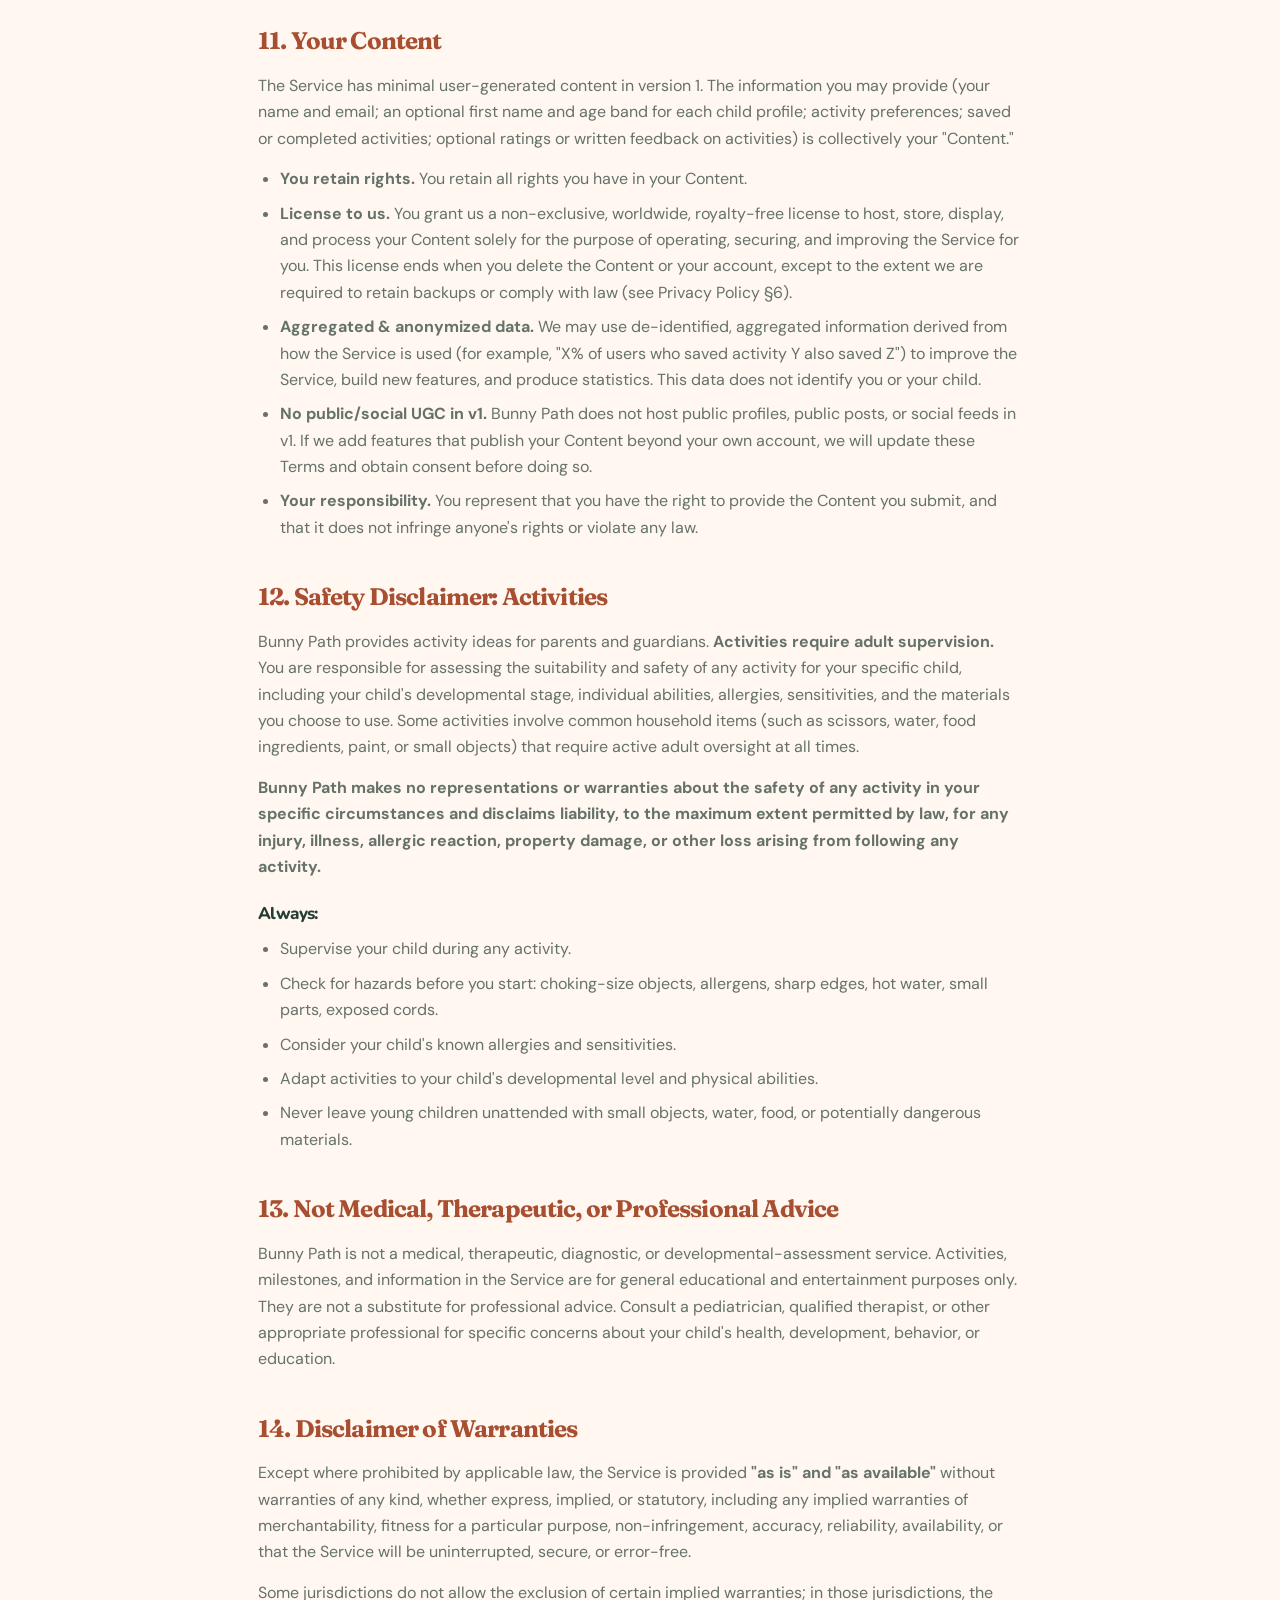
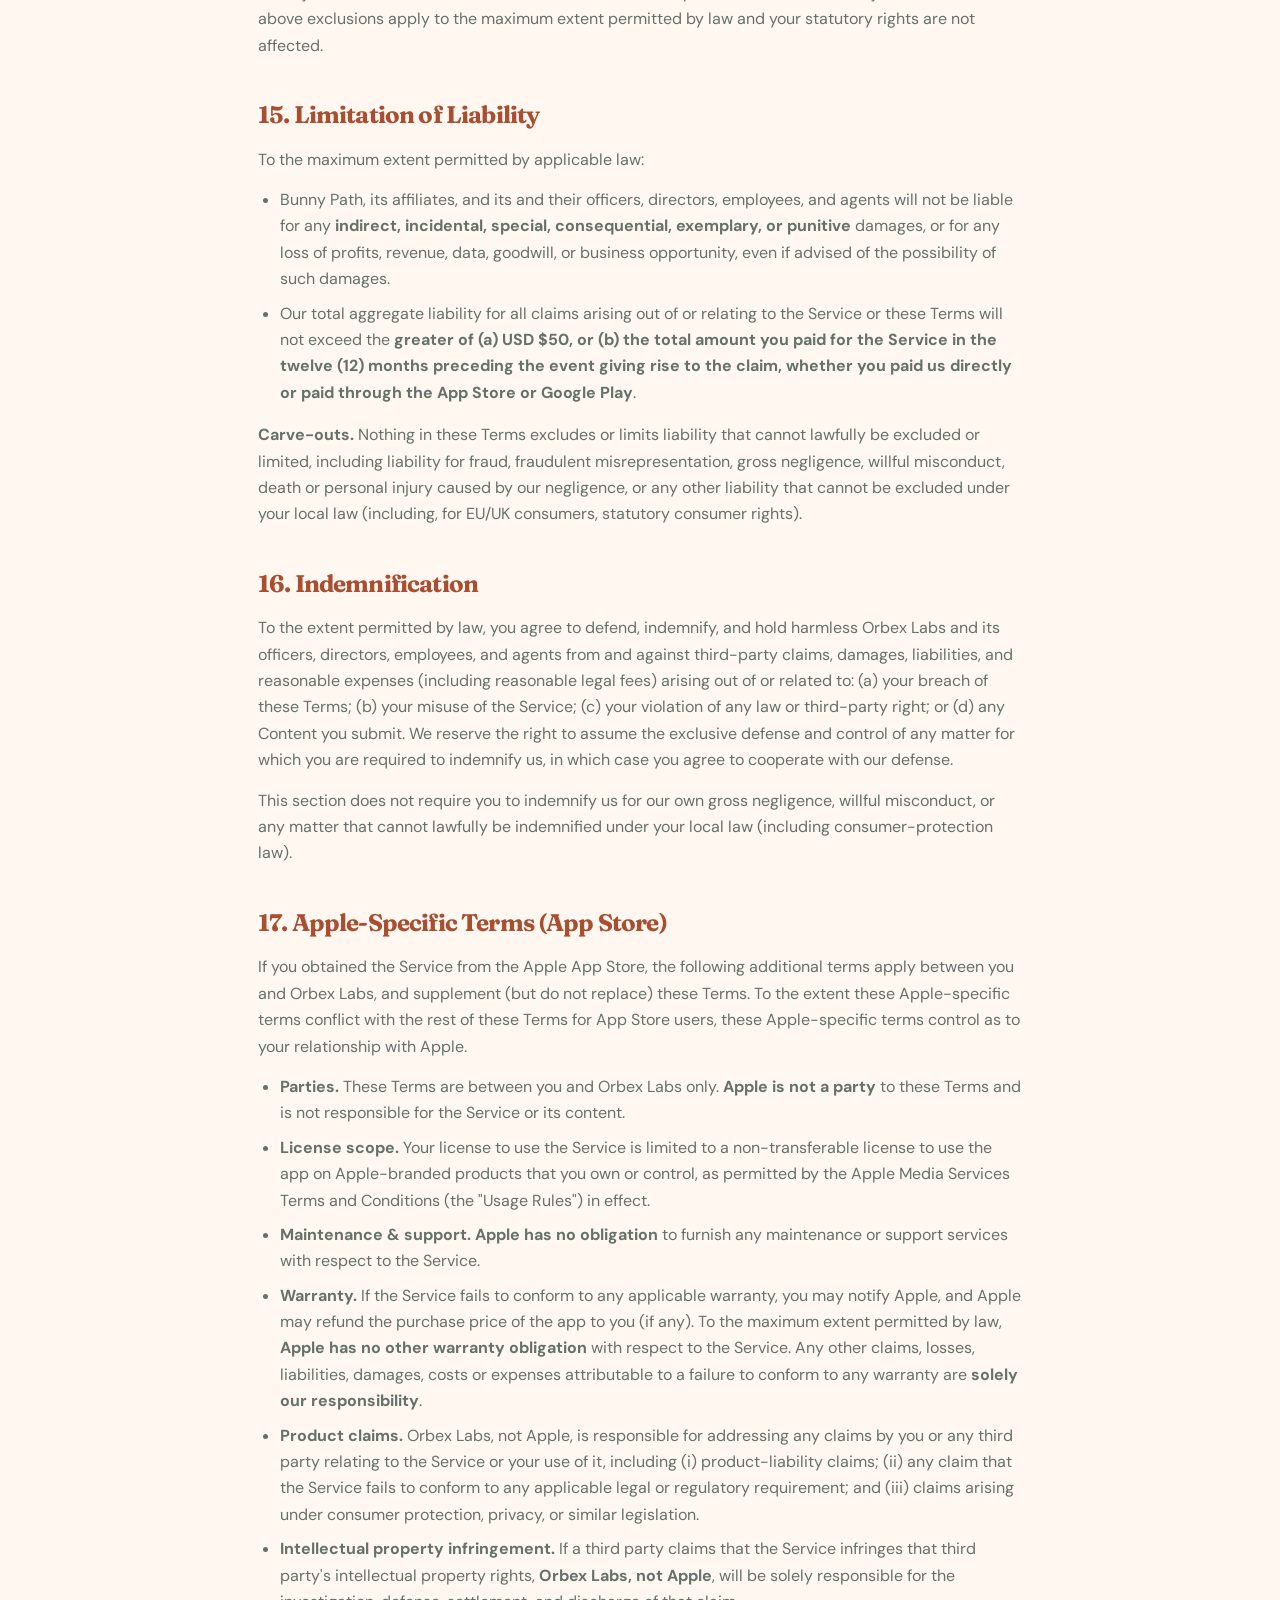
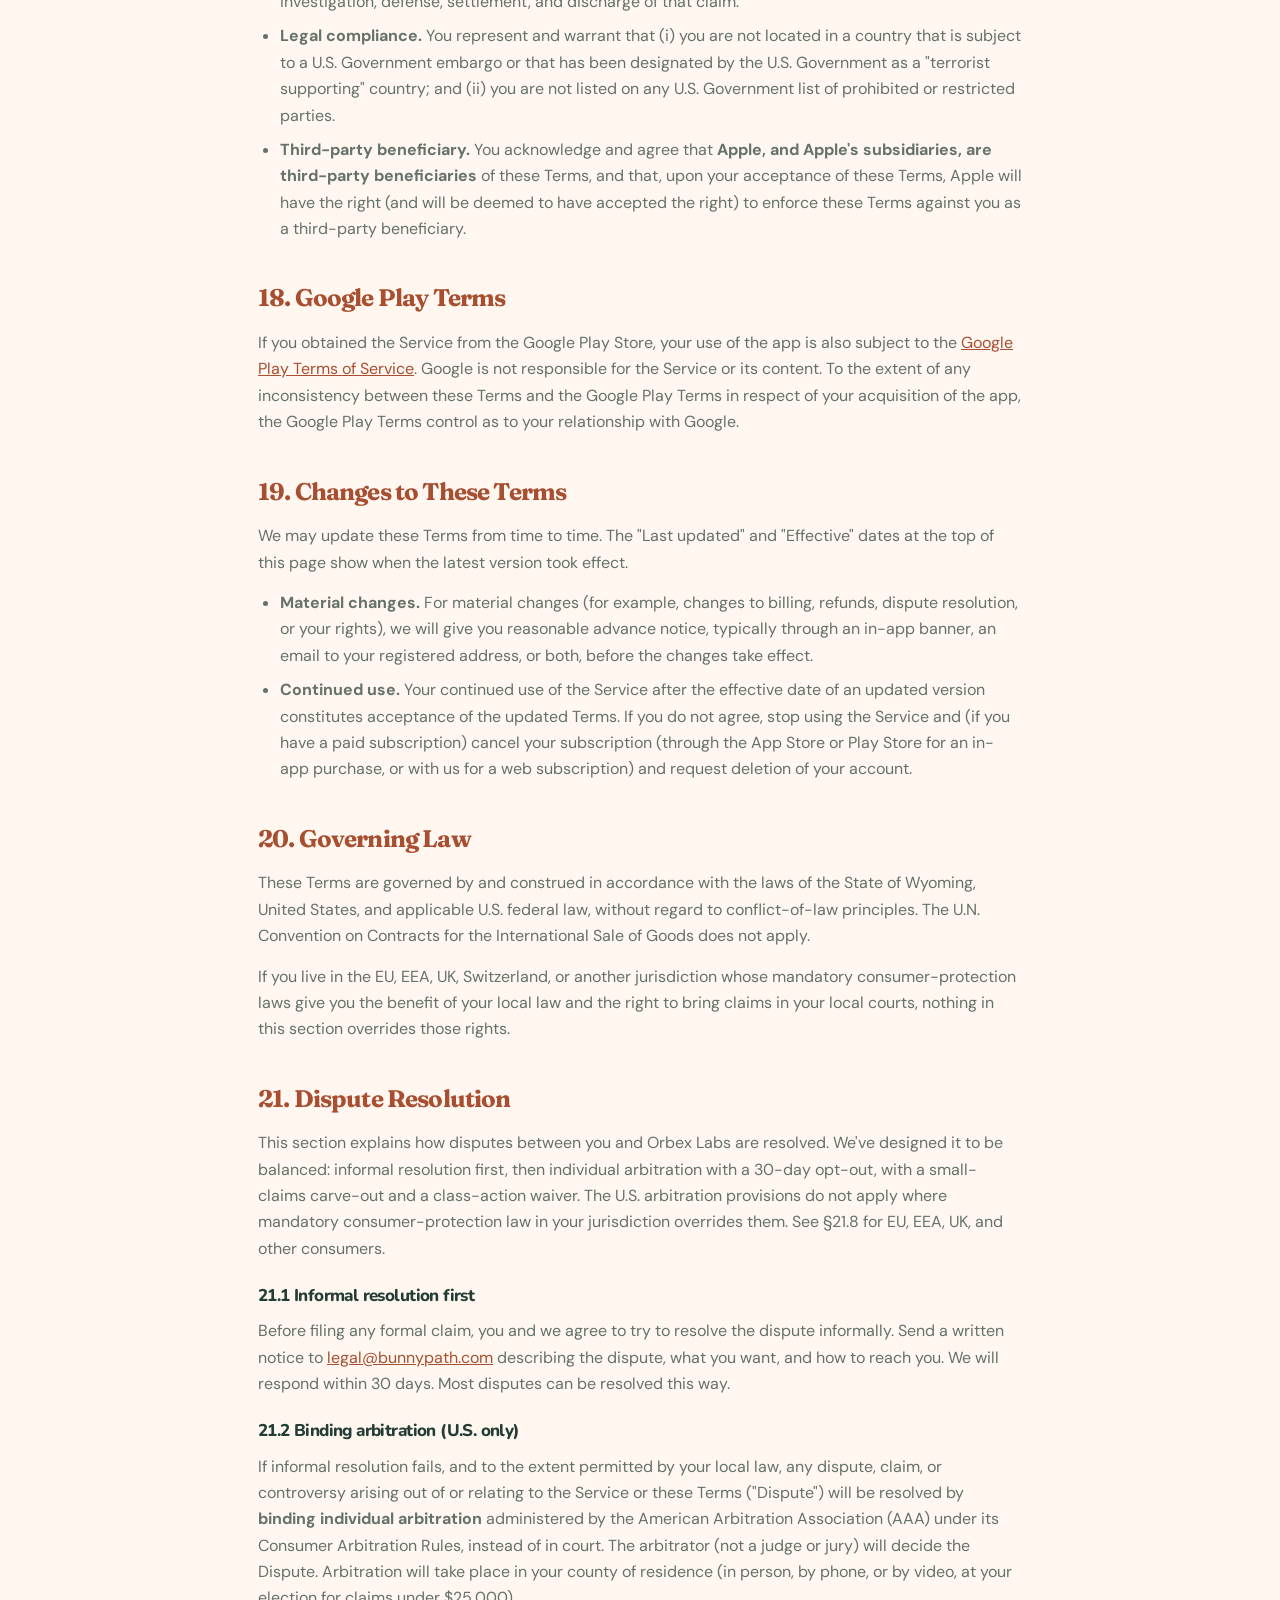
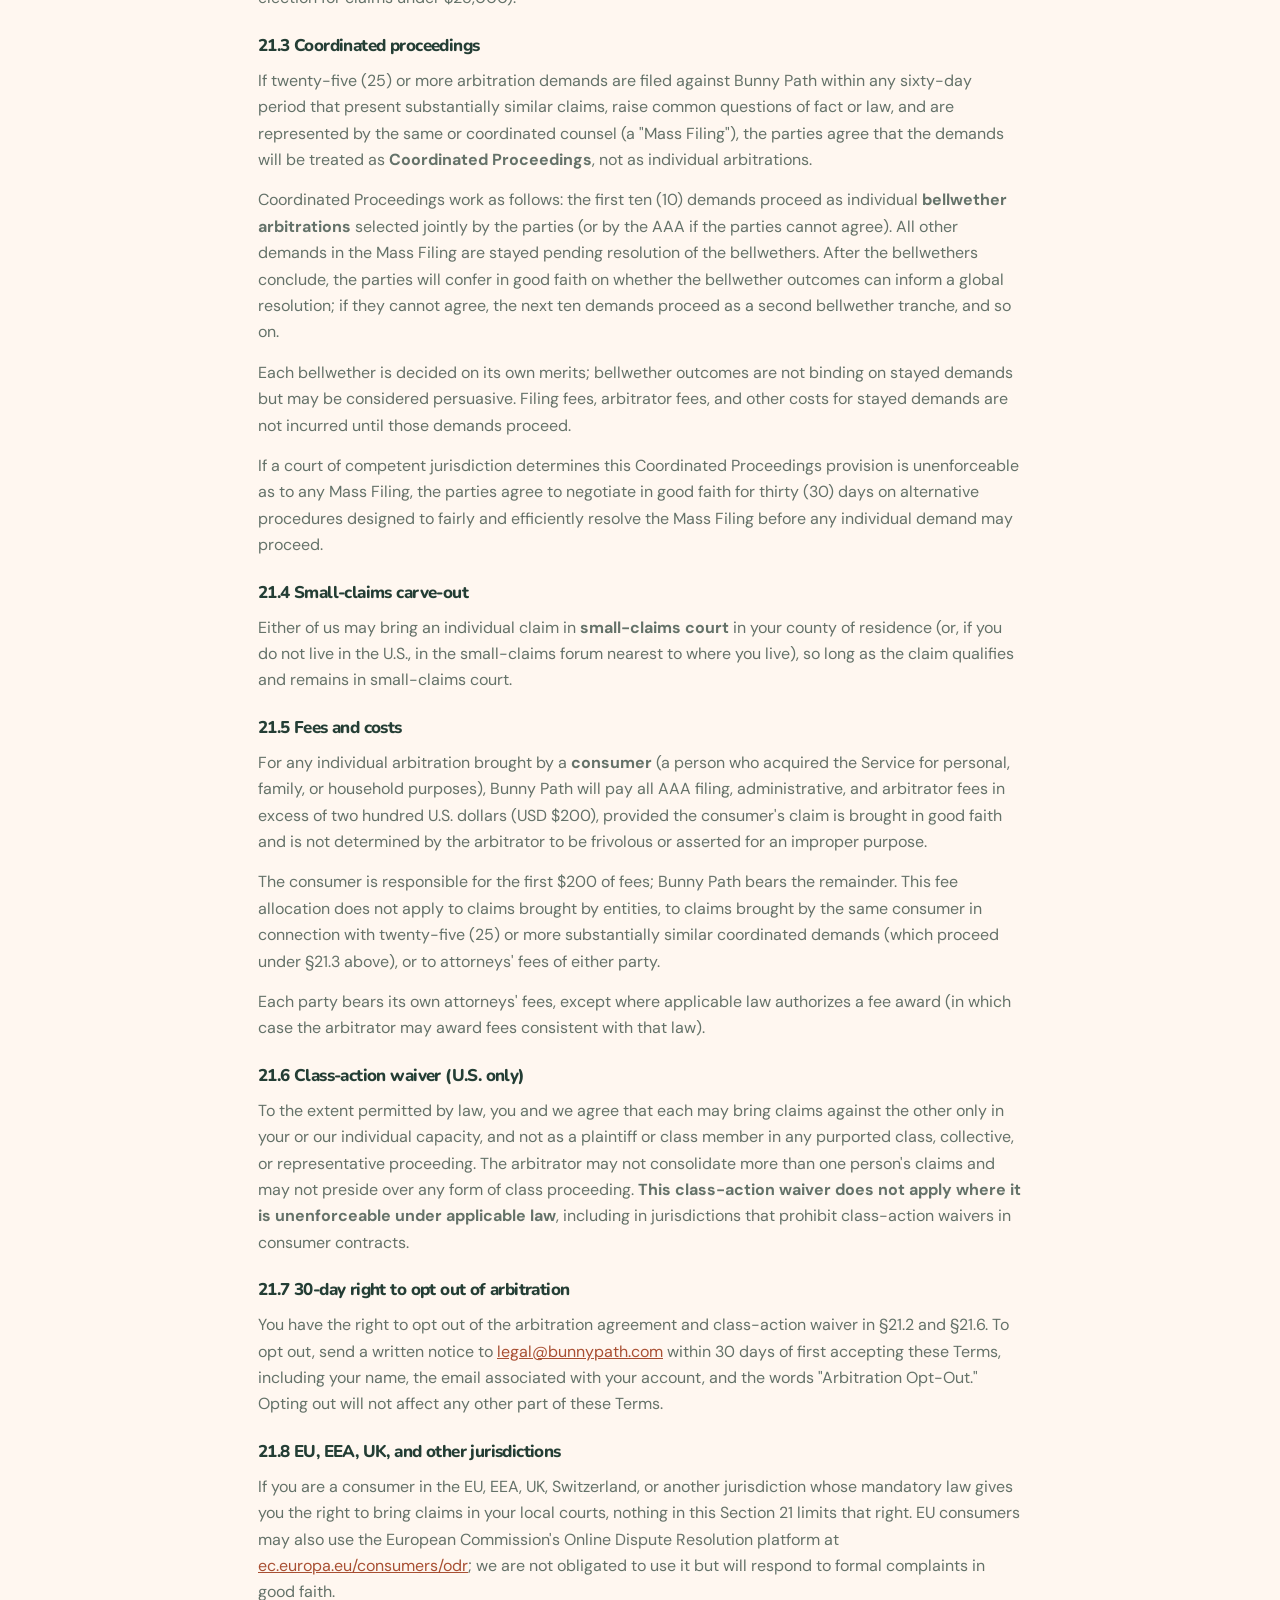
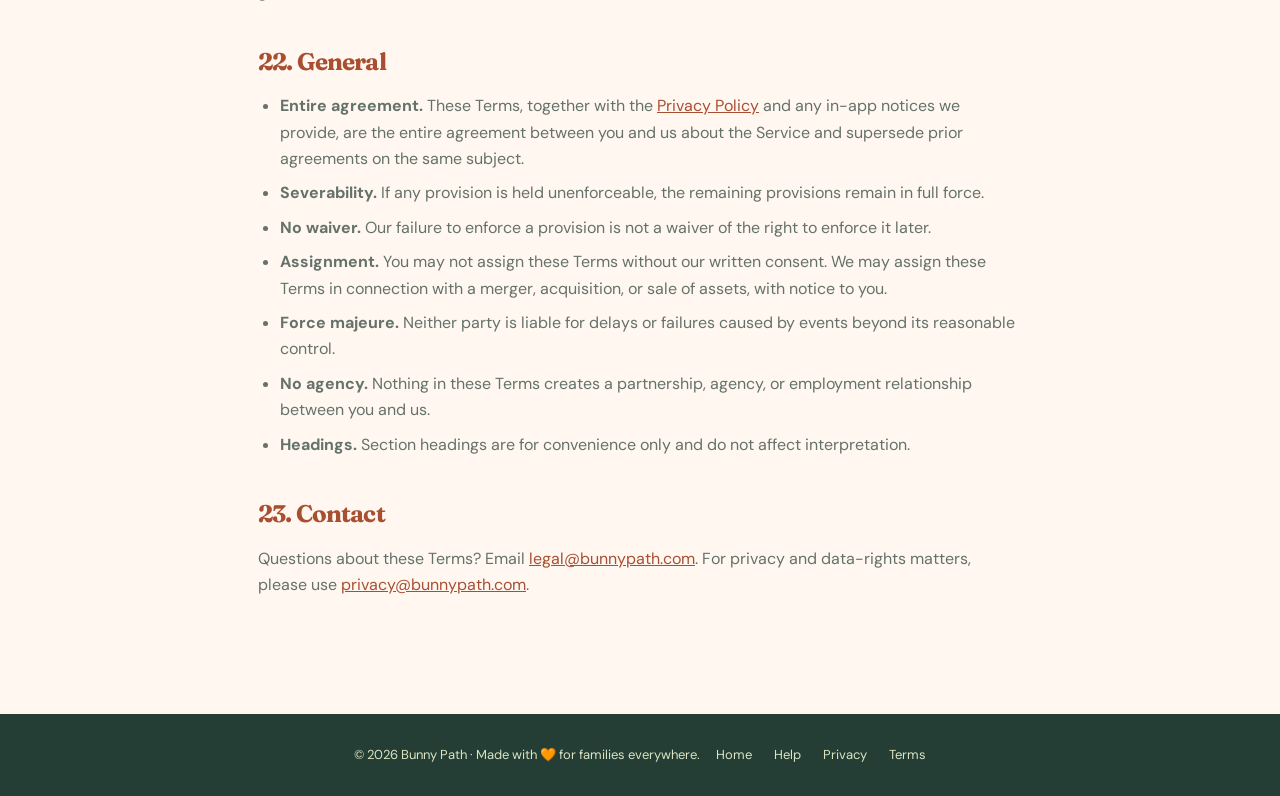
<file: legal/terms/index.html>
<!DOCTYPE html>
<html lang="en">
<head>
<meta charset="UTF-8">
<meta name="viewport" content="width=device-width, initial-scale=1.0">
<title>Bunny Path: Terms of Service</title>
<meta name="description" content="Bunny Path Terms of Service. The rules, subscription terms, and safety disclaimers that govern your use of Bunny Path.">
<link rel="icon" type="image/x-icon" href="/assets/favicon/favicon.ico">
<link rel="icon" type="image/png" sizes="16x16" href="/assets/favicon/favicon-16.png">
<link rel="icon" type="image/png" sizes="32x32" href="/assets/favicon/favicon-32.png">
<link rel="icon" type="image/png" sizes="48x48" href="/assets/favicon/favicon-48.png">
<link rel="apple-touch-icon" sizes="180x180" href="/assets/favicon/apple-touch-icon.png">
<link rel="mask-icon" href="/assets/favicon/safari-pinned-tab.svg" color="#E37756">
<link rel="manifest" href="/assets/favicon/site.webmanifest">
<meta name="theme-color" content="#E37756">
<link href="https://fonts.googleapis.com/css2?family=Fraunces:ital,opsz,wght@0,9..144,600;0,9..144,800;1,9..144,600&family=Nunito:wght@400;600;700;800&display=swap" rel="stylesheet">
<style>
:root{
  --gold:#F5A623; --gold-vibrant:#E8960F; --gold-deep:#C47F0A; --gold-pale:#FFF8ED;
  --cream:#FFFDF7; --cream-warm:#FFF3D9;
  --charcoal:#1F2937; --charcoal-mid:#4B5563; --charcoal-light:#6B7280;
}
*{margin:0;padding:0;box-sizing:border-box}
html{scroll-behavior:smooth}
body{
  font-family:'Nunito',-apple-system,BlinkMacSystemFont,sans-serif;
  color:var(--charcoal); line-height:1.65; background:var(--cream);
  -webkit-font-smoothing:antialiased;
}
h1,h2,h3{font-family:'Fraunces',Georgia,serif; letter-spacing:-.01em; color:var(--charcoal)}
a{color:var(--gold-deep)}
a:hover{color:var(--gold-vibrant)}
.container{max-width:820px; margin:0 auto; padding:0 28px}

/* Top nav, mirrors the homepage exactly (same sticky-transparent shell,
   same logo treatment, same coral Download CTA pill). */
nav.top{
  position:sticky; top:0; z-index:50;
  padding:10px 0;
  /* Frosted-glass band — see index.html for the design rationale.
     Replaces the prior `background:transparent` dead-click zone. */
  background: rgba(255, 252, 245, 0.72);
  -webkit-backdrop-filter: saturate(140%) blur(14px);
  backdrop-filter: saturate(140%) blur(14px);
  border-bottom: 1px solid rgba(31, 41, 55, 0.06);
}
nav.top .container{max-width:1160px}
.nav-inner{display:flex; align-items:center; justify-content:space-between}
.logo{display:flex; align-items:center; gap:10px; text-decoration:none; color:var(--charcoal); font-weight:800; font-size:22px}
.logo img{display:block; height:150px; width:auto; margin:-22px 0 -50px; position:relative; z-index:2}
.nav-right{display:flex; align-items:center; gap:20px}
.nav-link{color:var(--charcoal-mid); text-decoration:none; font-weight:600; font-size:14px}
.nav-cta{
  background:#E37756; color:#fff; padding:10px 22px; border-radius:100px;
  text-decoration:none; font-weight:700; font-size:14px;
  box-shadow:0 6px 18px rgba(227,119,86,.3); transition:transform .2s;
}
.nav-cta:hover{transform:translateY(-2px)}
@media(max-width:720px){
  nav.top{padding:8px 0}
  .logo img{height:92px; margin:-14px 0 -30px}
  .nav-right{gap:10px}
}

header.page{padding:60px 0 30px; text-align:center}
header.page h1{font-size:clamp(36px,5vw,52px); font-weight:800; margin-bottom:12px}
header.page .meta{color:var(--charcoal-light); font-size:14px}

main{padding:30px 0 80px}
main section{margin-bottom:36px}
main h2{font-size:24px; margin:36px 0 12px; color:var(--gold-deep)}
main h3{font-size:17px; margin:20px 0 8px; font-family:'Nunito',sans-serif; font-weight:800; color:var(--charcoal)}
main p{margin-bottom:14px; color:var(--charcoal-mid)}
main ul{margin:0 0 16px 22px}
main li{margin-bottom:8px; color:var(--charcoal-mid)}
main .intro{
  background:var(--gold-pale); border-left:4px solid var(--gold);
  padding:18px 22px; border-radius:0 14px 14px 0; margin-bottom:24px;
  color:var(--charcoal); font-weight:600;
}

footer.nf{
  padding:30px 0; border-top:1px solid rgba(245,166,35,.15);
  display:flex; justify-content:space-between; align-items:center; flex-wrap:wrap; gap:16px;
  font-size:13px; color:var(--charcoal-light);
}
footer.nf .nf-links{display:flex; gap:22px; flex-wrap:wrap}
footer.nf .nf-links a{color:var(--charcoal-mid); text-decoration:none}
footer.nf .nf-links a:hover{color:var(--gold-vibrant)}
@media(max-width:700px){footer.nf{flex-direction:column; text-align:center}}
</style>
<!-- Marketing-site analytics: PostHog, same project key as the app, so the
     pre-click half of the funnel joins the in-app half. autocapture off,
     no session replay, identified_only person profiles. See the file for
     the full privacy rationale. Deliberately NOT loaded on /auth/*. -->
<script src="/assets/analytics.js" defer></script>
<link rel="stylesheet" href="/fonts/fonts.css"><link rel="stylesheet" href="/support.css"></head>
<body>
<nav class="top">
  <div class="container nav-inner">
    <a href="/" class="logo" aria-label="Bunny Path"><img src="/assets/logo.png" alt="Bunny Path"></a>
    <div class="nav-right">
      <a href="https://app.bunnypath.com" class="nav-cta">Start free</a>
    </div>
  </div>
</nav>

<header class="page">
  <div class="container">
    <h1>Terms of Service</h1>
    <p class="meta">Last updated: August 25, 2026 · Effective August 25, 2026</p>
  </div>
</header>

<main>
  <div class="container">
    <p class="intro">Welcome to Bunny Path. These Terms of Service ("Terms") form a binding agreement between you and Orbex Labs ("Bunny Path," "we," "us," or "our") governing your use of the Bunny Path mobile application and related services (collectively, the "Service"). Please read them carefully, they include important information about subscriptions, automatic renewal, refunds (who handles them depends on where you bought, see &sect;7.7), safety responsibilities for activities you do with your child, and how disputes are resolved. By creating an account or using the Service, you agree to these Terms.</p>

    <section>
      <h2>1. Who We Are &amp; How to Reach Us</h2>
      <p>The Service is operated by Orbex Labs, the publisher of Bunny Path on the Apple App Store and Google Play Store. The legal entity behind the App Store listing is the same entity that owns and operates this website.</p>
      <ul>
        <li><b>Terms, contractual, and dispute matters:</b> <a href="mailto:legal@bunnypath.com">legal@bunnypath.com</a></li>
        <li><b>Privacy and data-rights matters:</b> <a href="mailto:privacy@bunnypath.com">privacy@bunnypath.com</a></li>
        <li><b>General questions and support:</b> <a href="mailto:hello@bunnypath.com">hello@bunnypath.com</a></li>
      </ul>
    </section>

    <section>
      <h2>2. Acceptance of Terms</h2>
      <p>By creating an account, downloading, installing, or otherwise using the Service, you confirm that:</p>
      <ul>
        <li>You have read, understood, and agree to these Terms and our <a href="/legal/privacy/">Privacy Policy</a>.</li>
        <li>You are at least 18 years old (or the age of majority in your jurisdiction, whichever is greater).</li>
        <li>You are the parent or legal guardian of any child whose first name, age band, or preferences you enter into the Service, and you consent to our processing of that information for the purposes described in the Privacy Policy.</li>
        <li>You will operate the app yourself and will not allow children to register an account, sign in, or use the app independently.</li>
      </ul>
      <p>If you do not agree, do not create an account or use the Service.</p>
    </section>

    <section>
      <h2>3. Description of Service</h2>
      <p>Bunny Path is a parent-facing mobile application that surfaces a team-reviewed library of play ideas and developmental activities. Activities are written and reviewed by our team and published in periodic batches; they are not generated in real time by any large language model based on your child's data. The Service includes:</p>
      <ul>
        <li>Activity suggestions tailored to your child's age band and interests.</li>
        <li>Activity planning, saving, and completion-tracking tools.</li>
        <li>Search and discovery across our catalog.</li>
        <li>Optional sharing of activity cards with family members or caregivers.</li>
        <li>Opt-in push notifications and email reminders.</li>
        <li>A free tier with a limited daily allowance, and a paid Premium tier with expanded access.</li>
      </ul>
      <p>We may add, remove, or change features at any time. We will not materially reduce paid-subscription benefits without giving subscribers reasonable advance notice.</p>
    </section>

    <section>
      <h2>4. Eligibility &amp; Children</h2>
      <ul>
        <li><b>Adults only.</b> You must be at least 18 years old, or the legal age of majority where you live, to create an account or use the Service.</li>
        <li><b>No accounts for children.</b> Children under 13 (and, where applicable, under 16) may not create accounts directly. The app is designed for parents and guardians; child-related fields are optional, parent-supplied, and used only inside your own account to surface age-appropriate ideas.</li>
        <li><b>Parental consent.</b> By entering a child's first name (or nickname) and age band, you confirm that you are the parent or legal guardian of that child and consent to our limited processing of that information as described in the <a href="/legal/privacy/#children">Privacy Policy §3 (Children's Privacy)</a>.</li>
        <li><b>No advertising.</b> We do not use child-related data for profiling, behavioral targeting, or cross-context advertising. See the Privacy Policy for details.</li>
      </ul>
    </section>

    <section>
      <h2>5. Account Registration &amp; Security</h2>
      <ul>
        <li><b>Accurate information.</b> Provide accurate, current information during registration and keep it up to date.</li>
        <li><b>Credentials.</b> You are responsible for keeping your sign-in credentials and any third-party authentication tokens (Apple, Google) confidential.</li>
        <li><b>Activity under your account.</b> You are responsible for all activity that occurs under your account.</li>
        <li><b>One household per account.</b> You may create profiles for multiple children within a single account; do not share credentials across multiple separate households.</li>
        <li><b>Notice of compromise.</b> Notify us promptly at <a href="mailto:legal@bunnypath.com">legal@bunnypath.com</a> if you suspect unauthorized access.</li>
      </ul>
      <h3>Sign in with Apple: revocation</h3>
      <p>If you sign in with Apple and later revoke Apple ID access to Bunny Path through your Apple device settings, we treat that revocation as a request to delete your account. We will deactivate your account and delete your personal data on the schedule described in the <a href="/legal/privacy/#data-retention">Privacy Policy §7 (How long we keep your data)</a>. If you have an active paid subscription, you must cancel it separately: through Apple for an App Store purchase, or with us for a web subscription (see &sect;7.6). Sign-in revocation does not cancel a subscription.</p>
    </section>

    <section>
      <h2>6. Account Deletion &amp; Termination</h2>
      <ul>
        <li><b>Self-service deletion.</b> You may delete your account at any time from <i>Settings → Account → Delete account</i> in the app. Deletion is initiated immediately; data-removal timelines are described in our <a href="/legal/privacy/#data-retention">Privacy Policy §7</a>.</li>
        <li><b>Subscriptions are separate.</b> Deleting your Bunny Path account does <b>not</b> automatically cancel an active paid subscription. Cancel it separately: through your App Store or Play Store account for an in-app purchase, or with us for a web subscription (see &sect;7.6).</li>
        <li><b>Termination by us.</b> We may suspend or terminate your account, with or without notice, if you violate these Terms, if your use creates legal or security risk to us or others, or if we are required to do so by law. Where reasonably possible we will give you notice and an opportunity to cure.</li>
        <li><b>Effect of termination.</b> On termination, your right to use the Service ends. Sections that by their nature should survive (intellectual property, disclaimers, limitation of liability, indemnification, dispute resolution, and these miscellaneous provisions) survive termination.</li>
      </ul>
    </section>

    <section>
      <h2>7. Subscriptions, Billing &amp; Refunds</h2>
      <p>Bunny Path has a free tier and a paid Premium tier (monthly and annual). <b>Three different things can give you Premium access, and only two of them ever involve a payment.</b> They work differently, so read the one that applies to you:</p>
      <ul>
        <li><b>The 7-day welcome trial (&sect;7.1).</b> Granted automatically the first time you sign up. No payment method, no charge, and it cannot turn into a paid subscription by itself.</li>
        <li><b>An in-app purchase (&sect;7.2).</b> Bought inside the iPhone, iPad, or Android app. Apple or Google takes the payment; we never see your card.</li>
        <li><b>A web subscription (&sect;7.3).</b> Bought at <a href="https://app.bunnypath.com">app.bunnypath.com</a>. <b>We bill you directly</b>, through our payment processor.</li>
      </ul>
      <p>Where this section says <i>Apple or Google</i>, it applies <b>only</b> to in-app purchases. Where it says <i>web subscription</i>, it applies <b>only</b> to purchases made on the web. Nothing outside &sect;7.1 applies to the welcome trial, because the welcome trial has no payment attached to it at all.</p>

      <h3>7.1 The 7-day welcome trial (no card, no auto-charge)</h3>
      <ul>
        <li>The first time you create a Bunny Path account, you get <b>7 days of Premium access, free</b>. We grant it automatically. There is nothing to buy and nothing to cancel.</li>
        <li><b>You do not enter a payment method</b>, and this trial <b>does not convert into a paid subscription</b>. No card is collected, so no charge can result from it.</li>
        <li>When the 7 days end, your account simply returns to the free tier. Nothing is billed. If you want to keep Premium, you choose to subscribe, through a store (&sect;7.2) or on the web (&sect;7.3).</li>
        <li><b>The welcome trial is granted once per person, not once per account.</b> If you have had it before, a new account still works and is still free to use, it just starts on the free tier instead of in a trial. We identify a repeat trial from the email address you sign up with. We may change the trial's length or availability for future signups; the length shown in the app when you sign up is the one you get.</li>
      </ul>

      <h3>7.2 Paying through the App Store or Google Play</h3>
      <ul>
        <li>If you subscribe inside the iPhone, iPad, or Android app, the subscription is <b>sold and billed by Apple or by Google</b> under their terms, charged to the payment method on your store account. For those purchases we do not bill you and do not receive or store your payment-card information.</li>
        <li>If a store offers you an introductory price or a store-run free trial, the exact terms, including whether and when it converts to a paid subscription, are shown by Apple or Google on the purchase sheet before you confirm. A store-run trial converts automatically unless you cancel <b>at least 24 hours before it ends</b>. That conversion is run by the store, not by us, and eligibility for it is decided by the store (generally one per store account per subscription group).</li>
        <li>Store subscriptions renew automatically (&sect;7.5), and are cancelled and refunded through the store rather than through us (&sect;7.6, &sect;7.7).</li>
      </ul>

      <h3>7.3 Paying by card on the web</h3>
      <ul>
        <li>If you subscribe at <a href="https://app.bunnypath.com">app.bunnypath.com</a>, <b>we bill you directly.</b> Payment is handled for us by our payment processor, and the charge on your statement comes from us, not from Apple or Google.</li>
        <li><b>We never see or store your full card number.</b> Card details are entered on the processor's own hosted checkout page and are held by the processor. We keep only a payment token plus the card brand and last four digits, so we can show you which card is on file.</li>
        <li>A web subscription starts as soon as payment succeeds. <b>There is no separate store free trial on the web.</b> The 7-day welcome trial in &sect;7.1, where it applies, is granted at signup and is entirely independent of whether you ever subscribe.</li>
        <li>Web subscriptions renew automatically (&sect;7.5). You cancel them with us rather than with Apple or Google (&sect;7.6), and we handle their refunds ourselves (&sect;7.7).</li>
      </ul>

      <h3>7.4 Pricing and taxes</h3>
      <ul>
        <li>The price is displayed before you confirm any purchase: in the app for a store purchase, on the checkout page for a web purchase. The price shown at the moment you confirm is the price you pay.</li>
        <li>Store prices follow Apple's and Google's localized price tiers for your country/region. Web prices are charged in the currency shown at checkout.</li>
        <li>Taxes (VAT/GST/sales tax, where applicable) are added according to your billing country: by Apple or Google on store purchases, and by us on web purchases where we are required to collect them.</li>
      </ul>

      <h3>7.5 Auto-renewal</h3>
      <ul>
        <li>Paid subscriptions, store or web, <b>automatically renew</b> at the end of each billing period (monthly or annual) at the then-current price for that plan, until you cancel.</li>
        <li><b>Store purchases:</b> the renewal charge is taken by Apple or Google within 24 hours of the end of the current period unless you cancel before then. Apple and Google send a renewal reminder before annual renewals where their policies require it; that notice does not come from us.</li>
        <li><b>Web purchases:</b> the renewal charge is taken by us, through our payment processor, on the renewal date, using the card on file. We email a receipt for every successful charge, and where the law requires advance notice of a renewal we will send it to your account email.</li>
        <li><b>The welcome trial (&sect;7.1) does not renew and does not convert</b>, because it has no payment method attached.</li>
      </ul>

      <h3>7.6 Cancellation</h3>
      <ul>
        <li><b>Store subscriptions</b> must be cancelled through the store that sold them. Bunny Path cannot cancel a store subscription on your behalf.
          <ul>
            <li>iPhone/iPad: <i>Settings &rarr; [Your Name] &rarr; Subscriptions &rarr; Bunny Path &rarr; Cancel.</i></li>
            <li>Android: <i>Google Play Store app &rarr; profile icon &rarr; Payments &amp; subscriptions &rarr; Subscriptions &rarr; Bunny Path &rarr; Cancel subscription.</i></li>
          </ul>
        </li>
        <li><b>Web subscriptions</b> are cancelled with us, in <i>Settings &rarr; Your Plan &rarr; Manage Subscription</i> in the app or at <a href="https://app.bunnypath.com">app.bunnypath.com</a>. Apple and Google have no record of a web subscription and cannot cancel it.</li>
        <li>Either way, cancellation takes effect at the <b>end of the current paid period</b>, and you keep access through that date. Cancellation does not pro-rate; we do not refund partial billing periods except as described in &sect;7.7 or as the law requires.</li>
        <li><b>The welcome trial needs no cancellation.</b> It ends on its own.</li>
      </ul>

      <h3>7.7 Refunds: who handles them depends on who took the money</h3>
      <ul>
        <li><b>Apple App Store purchases:</b> handled by <b>Apple</b>, not by us. Visit <a href="https://reportaproblem.apple.com" target="_blank" rel="noopener">reportaproblem.apple.com</a> and follow Apple's process. We do not have access to your Apple payment information and cannot process the refund ourselves. Apple decides based on its own policies.</li>
        <li><b>Google Play purchases:</b> handled by <b>Google</b>, not by us. Visit <a href="https://pay.google.com" target="_blank" rel="noopener">pay.google.com</a> or follow <a href="https://support.google.com/googleplay/answer/2479637" target="_blank" rel="noopener">Google Play Help, Refunds</a>. Google decides based on its own policies.</li>
        <li><b>Web purchases:</b> handled by <b>us</b>, because we took the payment. Email <a href="mailto:hello@bunnypath.com">hello@bunnypath.com</a> with the email address on the account. We review the request and issue any refund through our payment processor, back to the original payment method.</li>
        <li><b>The welcome trial:</b> nothing to refund. It is free and no payment method is collected.</li>
      </ul>
      <p>If you live in a jurisdiction that gives consumers a statutory right to withdraw or to a refund (for example, the EU/EEA 14-day withdrawal right, the UK Consumer Contracts Regulations, or similar laws), those rights apply notwithstanding anything in this section, whichever way you paid. For a web purchase, contact <a href="mailto:hello@bunnypath.com">hello@bunnypath.com</a>. For a store purchase, contact <a href="mailto:legal@bunnypath.com">legal@bunnypath.com</a> if you believe you have a statutory refund right that the App Store or Play Store has not honored, and we will help where we can.</p>

      <h3>7.8 Family Sharing</h3>
      <p>Bunny Path subscriptions are <b>per-purchaser</b> in version 1. Apple <i>Family Sharing</i> and Google Play <i>family library</i> sharing of subscriptions are <b>not enabled</b>. Each adult in a household who wants Premium must purchase their own subscription. We may add Family Sharing in a future release; if we do, we will update these Terms.</p>

      <h3>7.9 Promotional credit, referrals &amp; offers</h3>
      <ul>
        <li>We may offer promotional codes, referral rewards, or limited-time discounts. Qualifying referrals may grant the referrer and/or the referred user free Premium time ("promotional credit").</li>
        <li>Promotional credit has <b>no cash value</b>, is non-transferable, cannot be combined with other offers unless we say so, and cannot be redeemed for refunds.</li>
        <li>We may modify, suspend, or end any promotion at any time, including if we detect abuse, fraud, or coordinated multi-account behavior.</li>
      </ul>

      <h3>7.10 Price changes</h3>
      <p>We may change subscription prices. For store purchases, where Apple's or Google's policies require, you will be notified in advance and (depending on the size of the increase and the platform) asked to consent before any new price applies to your renewal. For web subscriptions, we will email you at least 30 days before an increased price applies to a renewal, and you can cancel before then. Continued use after a price change becomes effective constitutes acceptance of the new price.</p>
    </section>

    <section>
      <h2>8. Free Tier</h2>
      <ul>
        <li>The free tier offers a limited daily number of age-matched activity suggestions (currently about 12 a day: an initial set of 4 plus two shuffles of 4), 3 saved activities in total, 3 days of activity history, a capped number of search results, and one child profile. Premium removes those caps.</li>
        <li>Bunny Path contains <b>no advertising</b>. We do not show ads on the free tier or any other tier, and the app integrates no advertising SDK.</li>
      </ul>
    </section>

    <section>
      <h2>9. License to Use the App</h2>
      <p>Subject to your compliance with these Terms, we grant you a <b>limited, revocable, non-exclusive, non-transferable, non-sublicensable</b> license to download and use the Service on devices you own or control, for personal, non-commercial household use.</p>
      <p>You may <b>not</b>:</p>
      <ul>
        <li>Copy, modify, translate, create derivative works of, or publicly display the Service or our activity content, except as expressly permitted.</li>
        <li>Reverse engineer, decompile, disassemble, or attempt to derive source code, except to the limited extent applicable law expressly permits despite this restriction.</li>
        <li>Resell, sublicense, lease, rent, or otherwise commercially exploit the Service or our activity content.</li>
        <li>Scrape, crawl, harvest, or extract data from the Service using automated means (including bots, scripts, headless browsers, or training-data pipelines) without our prior written consent.</li>
        <li>Circumvent, disable, or interfere with security or access-control features.</li>
        <li>Remove or obscure proprietary notices.</li>
        <li>Use the Service to harm any minor, including by exposing a minor to age-inappropriate content, by attempting to identify or contact a minor outside your own household, or by any conduct that violates child-safety laws.</li>
        <li>Use the Service in violation of any applicable law, regulation, or court order.</li>
      </ul>
    </section>

    <section>
      <h2>10. Intellectual Property</h2>
      <ul>
        <li><b>Our rights.</b> Bunny Path, the Bunny Path name and logo, the activity catalog, illustrations, copy, code, design, and all related intellectual property are owned by Orbex Labs and protected by copyright, trademark, and other laws. Nothing in these Terms transfers any of those rights to you.</li>
        <li><b>Activity content.</b> The text, ideas, instructions, and metadata of activities in the catalog are our copyrighted work. You may use them inside your household to do activities with your child; you may not republish, redistribute, resell, or use them to train any machine-learning model.</li>
        <li><b>Public website and automated access.</b> These Terms, including the restrictions in this section and in Section 9, apply to our public website at bunnypath.com and the activity pages it hosts, whether or not you have an account or have installed the app. You may not scrape, crawl, harvest, bulk-download, mirror, cache for redistribution, or assemble a derivative collection of the website content by automated means or otherwise, in whole or in substantial part. Automated access is limited to the search-engine and AI crawlers we choose to permit; all other automated access or collection is prohibited without our prior written consent.</li>
        <li><b>Feedback.</b> If you send us suggestions, feedback, or ideas, you grant us a perpetual, irrevocable, royalty-free, worldwide license to use them for any purpose, without obligation to you.</li>
      </ul>
    </section>

    <section>
      <h2>11. Your Content</h2>
      <p>The Service has minimal user-generated content in version 1. The information you may provide (your name and email; an optional first name and age band for each child profile; activity preferences; saved or completed activities; optional ratings or written feedback on activities) is collectively your "Content."</p>
      <ul>
        <li><b>You retain rights.</b> You retain all rights you have in your Content.</li>
        <li><b>License to us.</b> You grant us a non-exclusive, worldwide, royalty-free license to host, store, display, and process your Content solely for the purpose of operating, securing, and improving the Service for you. This license ends when you delete the Content or your account, except to the extent we are required to retain backups or comply with law (see Privacy Policy §6).</li>
        <li><b>Aggregated &amp; anonymized data.</b> We may use de-identified, aggregated information derived from how the Service is used (for example, "X% of users who saved activity Y also saved Z") to improve the Service, build new features, and produce statistics. This data does not identify you or your child.</li>
        <li><b>No public/social UGC in v1.</b> Bunny Path does not host public profiles, public posts, or social feeds in v1. If we add features that publish your Content beyond your own account, we will update these Terms and obtain consent before doing so.</li>
        <li><b>Your responsibility.</b> You represent that you have the right to provide the Content you submit, and that it does not infringe anyone's rights or violate any law.</li>
      </ul>
    </section>

    <section>
      <h2>12. Safety Disclaimer: Activities</h2>
      <p>Bunny Path provides activity ideas for parents and guardians. <b>Activities require adult supervision.</b> You are responsible for assessing the suitability and safety of any activity for your specific child, including your child's developmental stage, individual abilities, allergies, sensitivities, and the materials you choose to use. Some activities involve common household items (such as scissors, water, food ingredients, paint, or small objects) that require active adult oversight at all times.</p>
      <p><b>Bunny Path makes no representations or warranties about the safety of any activity in your specific circumstances and disclaims liability, to the maximum extent permitted by law, for any injury, illness, allergic reaction, property damage, or other loss arising from following any activity.</b></p>
      <h3>Always:</h3>
      <ul>
        <li>Supervise your child during any activity.</li>
        <li>Check for hazards before you start: choking-size objects, allergens, sharp edges, hot water, small parts, exposed cords.</li>
        <li>Consider your child's known allergies and sensitivities.</li>
        <li>Adapt activities to your child's developmental level and physical abilities.</li>
        <li>Never leave young children unattended with small objects, water, food, or potentially dangerous materials.</li>
      </ul>
    </section>

    <section>
      <h2>13. Not Medical, Therapeutic, or Professional Advice</h2>
      <p>Bunny Path is not a medical, therapeutic, diagnostic, or developmental-assessment service. Activities, milestones, and information in the Service are for general educational and entertainment purposes only. They are not a substitute for professional advice. Consult a pediatrician, qualified therapist, or other appropriate professional for specific concerns about your child's health, development, behavior, or education.</p>
    </section>

    <section>
      <h2>14. Disclaimer of Warranties</h2>
      <p>Except where prohibited by applicable law, the Service is provided <b>"as is" and "as available"</b> without warranties of any kind, whether express, implied, or statutory, including any implied warranties of merchantability, fitness for a particular purpose, non-infringement, accuracy, reliability, availability, or that the Service will be uninterrupted, secure, or error-free.</p>
      <p>Some jurisdictions do not allow the exclusion of certain implied warranties; in those jurisdictions, the above exclusions apply to the maximum extent permitted by law and your statutory rights are not affected.</p>
    </section>

    <section>
      <h2>15. Limitation of Liability</h2>
      <p>To the maximum extent permitted by applicable law:</p>
      <ul>
        <li>Bunny Path, its affiliates, and its and their officers, directors, employees, and agents will not be liable for any <b>indirect, incidental, special, consequential, exemplary, or punitive</b> damages, or for any loss of profits, revenue, data, goodwill, or business opportunity, even if advised of the possibility of such damages.</li>
        <li>Our total aggregate liability for all claims arising out of or relating to the Service or these Terms will not exceed the <b>greater of (a) USD $50, or (b) the total amount you paid for the Service in the twelve (12) months preceding the event giving rise to the claim, whether you paid us directly or paid through the App Store or Google Play</b>.</li>
      </ul>
      <p><b>Carve-outs.</b> Nothing in these Terms excludes or limits liability that cannot lawfully be excluded or limited, including liability for fraud, fraudulent misrepresentation, gross negligence, willful misconduct, death or personal injury caused by our negligence, or any other liability that cannot be excluded under your local law (including, for EU/UK consumers, statutory consumer rights).</p>
    </section>

    <section>
      <h2>16. Indemnification</h2>
      <p>To the extent permitted by law, you agree to defend, indemnify, and hold harmless Orbex Labs and its officers, directors, employees, and agents from and against third-party claims, damages, liabilities, and reasonable expenses (including reasonable legal fees) arising out of or related to: (a) your breach of these Terms; (b) your misuse of the Service; (c) your violation of any law or third-party right; or (d) any Content you submit. We reserve the right to assume the exclusive defense and control of any matter for which you are required to indemnify us, in which case you agree to cooperate with our defense.</p>
      <p>This section does not require you to indemnify us for our own gross negligence, willful misconduct, or any matter that cannot lawfully be indemnified under your local law (including consumer-protection law).</p>
    </section>

    <section>
      <h2>17. Apple-Specific Terms (App Store)</h2>
      <p>If you obtained the Service from the Apple App Store, the following additional terms apply between you and Orbex Labs, and supplement (but do not replace) these Terms. To the extent these Apple-specific terms conflict with the rest of these Terms for App Store users, these Apple-specific terms control as to your relationship with Apple.</p>
      <ul>
        <li><b>Parties.</b> These Terms are between you and Orbex Labs only. <b>Apple is not a party</b> to these Terms and is not responsible for the Service or its content.</li>
        <li><b>License scope.</b> Your license to use the Service is limited to a non-transferable license to use the app on Apple-branded products that you own or control, as permitted by the Apple Media Services Terms and Conditions (the "Usage Rules") in effect.</li>
        <li><b>Maintenance &amp; support.</b> <b>Apple has no obligation</b> to furnish any maintenance or support services with respect to the Service.</li>
        <li><b>Warranty.</b> If the Service fails to conform to any applicable warranty, you may notify Apple, and Apple may refund the purchase price of the app to you (if any). To the maximum extent permitted by law, <b>Apple has no other warranty obligation</b> with respect to the Service. Any other claims, losses, liabilities, damages, costs or expenses attributable to a failure to conform to any warranty are <b>solely our responsibility</b>.</li>
        <li><b>Product claims.</b> Orbex Labs, not Apple, is responsible for addressing any claims by you or any third party relating to the Service or your use of it, including (i) product-liability claims; (ii) any claim that the Service fails to conform to any applicable legal or regulatory requirement; and (iii) claims arising under consumer protection, privacy, or similar legislation.</li>
        <li><b>Intellectual property infringement.</b> If a third party claims that the Service infringes that third party's intellectual property rights, <b>Orbex Labs, not Apple</b>, will be solely responsible for the investigation, defense, settlement, and discharge of that claim.</li>
        <li><b>Legal compliance.</b> You represent and warrant that (i) you are not located in a country that is subject to a U.S. Government embargo or that has been designated by the U.S. Government as a "terrorist supporting" country; and (ii) you are not listed on any U.S. Government list of prohibited or restricted parties.</li>
        <li><b>Third-party beneficiary.</b> You acknowledge and agree that <b>Apple, and Apple's subsidiaries, are third-party beneficiaries</b> of these Terms, and that, upon your acceptance of these Terms, Apple will have the right (and will be deemed to have accepted the right) to enforce these Terms against you as a third-party beneficiary.</li>
      </ul>
    </section>

    <section>
      <h2>18. Google Play Terms</h2>
      <p>If you obtained the Service from the Google Play Store, your use of the app is also subject to the <a href="https://play.google.com/intl/en_us/about/play-terms/" target="_blank" rel="noopener">Google Play Terms of Service</a>. Google is not responsible for the Service or its content. To the extent of any inconsistency between these Terms and the Google Play Terms in respect of your acquisition of the app, the Google Play Terms control as to your relationship with Google.</p>
    </section>

    <section>
      <h2>19. Changes to These Terms</h2>
      <p>We may update these Terms from time to time. The "Last updated" and "Effective" dates at the top of this page show when the latest version took effect.</p>
      <ul>
        <li><b>Material changes.</b> For material changes (for example, changes to billing, refunds, dispute resolution, or your rights), we will give you reasonable advance notice, typically through an in-app banner, an email to your registered address, or both, before the changes take effect.</li>
        <li><b>Continued use.</b> Your continued use of the Service after the effective date of an updated version constitutes acceptance of the updated Terms. If you do not agree, stop using the Service and (if you have a paid subscription) cancel your subscription (through the App Store or Play Store for an in-app purchase, or with us for a web subscription) and request deletion of your account.</li>
      </ul>
    </section>

    <section>
      <h2>20. Governing Law</h2>
      <p>These Terms are governed by and construed in accordance with the laws of the State of Wyoming, United States, and applicable U.S. federal law, without regard to conflict-of-law principles. The U.N. Convention on Contracts for the International Sale of Goods does not apply.</p>
      <p>If you live in the EU, EEA, UK, Switzerland, or another jurisdiction whose mandatory consumer-protection laws give you the benefit of your local law and the right to bring claims in your local courts, nothing in this section overrides those rights.</p>
    </section>

    <section>
      <h2>21. Dispute Resolution</h2>
      <p>This section explains how disputes between you and Orbex Labs are resolved. We've designed it to be balanced: informal resolution first, then individual arbitration with a 30-day opt-out, with a small-claims carve-out and a class-action waiver. The U.S. arbitration provisions do not apply where mandatory consumer-protection law in your jurisdiction overrides them. See §21.8 for EU, EEA, UK, and other consumers.</p>

      <h3>21.1 Informal resolution first</h3>
      <p>Before filing any formal claim, you and we agree to try to resolve the dispute informally. Send a written notice to <a href="mailto:legal@bunnypath.com">legal@bunnypath.com</a> describing the dispute, what you want, and how to reach you. We will respond within 30 days. Most disputes can be resolved this way.</p>

      <h3>21.2 Binding arbitration (U.S. only)</h3>
      <p>If informal resolution fails, and to the extent permitted by your local law, any dispute, claim, or controversy arising out of or relating to the Service or these Terms ("Dispute") will be resolved by <b>binding individual arbitration</b> administered by the American Arbitration Association (AAA) under its Consumer Arbitration Rules, instead of in court. The arbitrator (not a judge or jury) will decide the Dispute. Arbitration will take place in your county of residence (in person, by phone, or by video, at your election for claims under $25,000).</p>

      <h3>21.3 Coordinated proceedings</h3>
      <p>If twenty-five (25) or more arbitration demands are filed against Bunny Path within any sixty-day period that present substantially similar claims, raise common questions of fact or law, and are represented by the same or coordinated counsel (a "Mass Filing"), the parties agree that the demands will be treated as <b>Coordinated Proceedings</b>, not as individual arbitrations.</p>
      <p>Coordinated Proceedings work as follows: the first ten (10) demands proceed as individual <b>bellwether arbitrations</b> selected jointly by the parties (or by the AAA if the parties cannot agree). All other demands in the Mass Filing are stayed pending resolution of the bellwethers. After the bellwethers conclude, the parties will confer in good faith on whether the bellwether outcomes can inform a global resolution; if they cannot agree, the next ten demands proceed as a second bellwether tranche, and so on.</p>
      <p>Each bellwether is decided on its own merits; bellwether outcomes are not binding on stayed demands but may be considered persuasive. Filing fees, arbitrator fees, and other costs for stayed demands are not incurred until those demands proceed.</p>
      <p>If a court of competent jurisdiction determines this Coordinated Proceedings provision is unenforceable as to any Mass Filing, the parties agree to negotiate in good faith for thirty (30) days on alternative procedures designed to fairly and efficiently resolve the Mass Filing before any individual demand may proceed.</p>

      <h3>21.4 Small-claims carve-out</h3>
      <p>Either of us may bring an individual claim in <b>small-claims court</b> in your county of residence (or, if you do not live in the U.S., in the small-claims forum nearest to where you live), so long as the claim qualifies and remains in small-claims court.</p>

      <h3>21.5 Fees and costs</h3>
      <p>For any individual arbitration brought by a <b>consumer</b> (a person who acquired the Service for personal, family, or household purposes), Bunny Path will pay all AAA filing, administrative, and arbitrator fees in excess of two hundred U.S. dollars (USD $200), provided the consumer's claim is brought in good faith and is not determined by the arbitrator to be frivolous or asserted for an improper purpose.</p>
      <p>The consumer is responsible for the first $200 of fees; Bunny Path bears the remainder. This fee allocation does not apply to claims brought by entities, to claims brought by the same consumer in connection with twenty-five (25) or more substantially similar coordinated demands (which proceed under §21.3 above), or to attorneys' fees of either party.</p>
      <p>Each party bears its own attorneys' fees, except where applicable law authorizes a fee award (in which case the arbitrator may award fees consistent with that law).</p>

      <h3>21.6 Class-action waiver (U.S. only)</h3>
      <p>To the extent permitted by law, you and we agree that each may bring claims against the other only in your or our individual capacity, and not as a plaintiff or class member in any purported class, collective, or representative proceeding. The arbitrator may not consolidate more than one person's claims and may not preside over any form of class proceeding. <b>This class-action waiver does not apply where it is unenforceable under applicable law</b>, including in jurisdictions that prohibit class-action waivers in consumer contracts.</p>

      <h3>21.7 30-day right to opt out of arbitration</h3>
      <p>You have the right to opt out of the arbitration agreement and class-action waiver in §21.2 and §21.6. To opt out, send a written notice to <a href="mailto:legal@bunnypath.com">legal@bunnypath.com</a> within 30 days of first accepting these Terms, including your name, the email associated with your account, and the words "Arbitration Opt-Out." Opting out will not affect any other part of these Terms.</p>

      <h3>21.8 EU, EEA, UK, and other jurisdictions</h3>
      <p>If you are a consumer in the EU, EEA, UK, Switzerland, or another jurisdiction whose mandatory law gives you the right to bring claims in your local courts, nothing in this Section 21 limits that right. EU consumers may also use the European Commission's Online Dispute Resolution platform at <a href="https://ec.europa.eu/consumers/odr" target="_blank" rel="noopener">ec.europa.eu/consumers/odr</a>; we are not obligated to use it but will respond to formal complaints in good faith.</p>
    </section>

    <section>
      <h2>22. General</h2>
      <ul>
        <li><b>Entire agreement.</b> These Terms, together with the <a href="/legal/privacy/">Privacy Policy</a> and any in-app notices we provide, are the entire agreement between you and us about the Service and supersede prior agreements on the same subject.</li>
        <li><b>Severability.</b> If any provision is held unenforceable, the remaining provisions remain in full force.</li>
        <li><b>No waiver.</b> Our failure to enforce a provision is not a waiver of the right to enforce it later.</li>
        <li><b>Assignment.</b> You may not assign these Terms without our written consent. We may assign these Terms in connection with a merger, acquisition, or sale of assets, with notice to you.</li>
        <li><b>Force majeure.</b> Neither party is liable for delays or failures caused by events beyond its reasonable control.</li>
        <li><b>No agency.</b> Nothing in these Terms creates a partnership, agency, or employment relationship between you and us.</li>
        <li><b>Headings.</b> Section headings are for convenience only and do not affect interpretation.</li>
      </ul>
    </section>

    <section>
      <h2>23. Contact</h2>
      <p>Questions about these Terms? Email <a href="mailto:legal@bunnypath.com">legal@bunnypath.com</a>. For privacy and data-rights matters, please use <a href="mailto:privacy@bunnypath.com">privacy@bunnypath.com</a>.</p>
    </section>
  </div>
</main>

<footer class="nf">
  <div class="container" style="max-width:1160px; display:flex; justify-content:space-between; align-items:center; flex-wrap:wrap; gap:16px;">
    <div>© <span id="currentYear">2026</span> Bunny Path · Made with 🧡 for families everywhere.</div>
    <div class="nf-links">
      <a href="/">Home</a>
      <a href="/help/">Help</a>
      <a href="/legal/privacy/">Privacy</a>
      <a href="/legal/terms/">Terms</a>
    </div>
  </div>
</footer>
<script>
document.getElementById('currentYear').textContent = new Date().getFullYear();
</script>
</body>
</html>
</file>
<file: fonts/fonts.css>
@font-face {
  font-family: 'DM Sans';
  font-style: normal;
  font-weight: 400;
  font-display: swap;
  src: url(/fonts/font-0.ttf) format('truetype');
}
@font-face {
  font-family: 'DM Sans';
  font-style: normal;
  font-weight: 500;
  font-display: swap;
  src: url(/fonts/font-1.ttf) format('truetype');
}
@font-face {
  font-family: 'DM Sans';
  font-style: normal;
  font-weight: 600;
  font-display: swap;
  src: url(/fonts/font-2.ttf) format('truetype');
}
@font-face {
  font-family: 'DM Sans';
  font-style: normal;
  font-weight: 700;
  font-display: swap;
  src: url(/fonts/font-3.ttf) format('truetype');
}
@font-face {
  font-family: 'Fraunces';
  font-style: italic;
  font-weight: 600;
  font-display: swap;
  src: url(/fonts/font-4.ttf) format('truetype');
}
@font-face {
  font-family: 'Fraunces';
  font-style: normal;
  font-weight: 600;
  font-display: swap;
  src: url(/fonts/font-5.ttf) format('truetype');
}
@font-face {
  font-family: 'Fraunces';
  font-style: normal;
  font-weight: 700;
  font-display: swap;
  src: url(/fonts/font-6.ttf) format('truetype');
}
</file>
<file: style.css>
:root{--cream:#fff7f0;--paper:#fffdf8;--ink:#243e35;--muted:#647269;--coral:#e76c4c;--green:#cedaaf;--yellow:#f5cd68;--line:#dcded0;--serif:'Fraunces',Georgia,serif;--sans:'DM Sans',sans-serif;--ease:cubic-bezier(.2,.75,.25,1)}
*{box-sizing:border-box}html{scroll-behavior:smooth;scroll-padding-top:100px}body{margin:0;background:var(--cream);color:var(--ink);font:400 16px/1.65 var(--sans);-webkit-font-smoothing:antialiased}button,input{font:inherit}button,a{-webkit-tap-highlight-color:transparent}button{color:inherit;cursor:pointer}a{color:inherit;text-decoration:none}img{max-width:100%;display:block}button{border:0}button:disabled{cursor:default}h1,h2,h3,p{margin:0}h1,h2{font-family:var(--serif);font-weight:600;line-height:1.04;letter-spacing:-.065em}h2{font-size:clamp(2.9rem,4.5vw,4.5rem)}h2 em{font-weight:600;color:var(--coral)}h3{font-weight:600;line-height:1.25}p{color:var(--muted)}:focus-visible{outline:3px solid #dd653f;outline-offset:5px}.wrap{max-width:1376px;padding:0 64px;margin:auto}.skip-link{position:fixed;top:-100px;left:20px;z-index:300;background:white;padding:14px}.skip-link:focus{top:10px}.site-header{position:sticky;top:0;z-index:60;background:#fff7f0ec;backdrop-filter:blur(20px);border-bottom:1px solid #243e350c}.nav{display:flex;align-items:center;justify-content:space-between;height:100px;gap:30px}.brand{display:flex;align-items:center;gap:8px;white-space:nowrap}.brand>span{font-family:var(--serif);font-size:27px;font-weight:700;letter-spacing:-1px}.brand img{width:57px;height:57px;object-fit:contain}.brand-dot{color:var(--coral)}.nav-links,.nav-actions{display:flex;align-items:center;gap:30px}.nav-links a,.login{font-size:14px;font-weight:550}.nav-links a{position:relative}.nav-links a:after{content:'';position:absolute;left:0;right:100%;height:1px;bottom:-4px;background:var(--coral);transition:right .25s}.nav-links a:hover:after{right:0}.button{display:inline-flex;justify-content:center;align-items:center;gap:30px;border-radius:999px;padding:18px 26px;background:var(--coral);color:#fff;font-size:15px;font-weight:650;line-height:1.5;box-shadow:0 5px 0 #b9503610;transition:transform .25s var(--ease),background .25s,box-shadow .25s}.button:hover{transform:translateY(-3px);background:#ce5738;box-shadow:0 9px 20px #ab492624}.button span{font-size:23px;line-height:1}.button.small{padding:12px 22px;gap:18px;font-size:14px}.menu-toggle{display:none}.hero{position:relative;display:grid;grid-template-columns:1.05fr 1fr;align-items:center;min-height:755px;padding-top:57px;padding-bottom:94px;gap:10px}.hero-copy{position:relative;z-index:3}.eyebrow{font-size:12px;font-weight:650;letter-spacing:.15em;display:flex;align-items:center;gap:10px;margin-bottom:25px}.tiny-flower{color:var(--coral);font-size:22px;line-height:1}.hero h1{font-size:clamp(4rem,6.7vw,6.35rem);letter-spacing:-.062em;line-height:1.02}.coral{color:var(--coral)}.hero-play{font-style:italic}.hero-sub{max-width:410px;margin-top:28px;line-height:1.75;font-size:16px}.hero-sub strong{display:block;color:var(--ink);font-weight:600;margin-bottom:4px}.hero-cta{margin-top:27px}.reassure{font-size:12px;margin-top:12px;margin-left:12px}.hero-note{display:flex;align-items:center;gap:9px;font-size:12px;margin-top:22px}.heart{font-size:21px;color:var(--coral)}.hero-world{position:relative;height:590px;width:100%;isolation:isolate}.hero-art{position:absolute;width:105%;height:90%;left:0;top:3%;border-radius:50%;overflow:hidden;z-index:-1;mask-image:radial-gradient(ellipse,black 53%,transparent 72%)}.hero-art img{width:100%;height:100%;object-fit:cover;object-position:90% center;animation:bunny-bob 7s ease-in-out infinite}.hero-art.generated img{object-fit:contain;object-position:center;mix-blend-mode:multiply}.hero-art.generated{mask-image:radial-gradient(ellipse,black 55%,transparent 73%);width:125%;height:115%;left:-9%;top:-6%}.orbit{position:absolute;inset:16% -5% 16% -3%;border:1px solid #b8c69f70;border-radius:50%;transform:rotate(-25deg);z-index:-2}.orbit-two{inset:5% 14%;transform:rotate(32deg)}#hero-canvas{position:absolute;inset:-8%;z-index:0;pointer-events:none}canvas{display:block}.float-card{position:absolute;display:flex;align-items:center;gap:12px;text-align:left;padding:14px 18px 14px 12px;border-radius:18px;background:#fffdf9f5;border:1px solid #fff;box-shadow:0 14px 40px #39462b13;z-index:4;transition:box-shadow .25s,scale .25s;animation:card-float 6s ease-in-out infinite}.float-card:hover{scale:1.045;box-shadow:0 20px 45px #39462b25}.fc-create{left:-9%;top:13%;transform:rotate(-8deg)}.fc-discover{bottom:16%;right:-5%;transform:rotate(6deg);animation-delay:-3s}.float-icon{width:48px;height:48px;border-radius:13px;display:grid;place-items:center;font-size:26px}.peach{background:#ffe4d2}.green{background:#e5edcc}.float-card small{display:block;font-size:9px;letter-spacing:.09em;font-weight:700;color:#7d887c}.float-card b{font-size:13px;display:block}.card-arrow{font-size:20px;margin-left:10px}.world-label{position:absolute;bottom:6%;left:15%;font:italic 19px var(--serif);transform:rotate(-7deg);color:#718266}.world-spark{position:absolute;color:#cf733f;z-index:1}.s1{font-size:58px;right:1%;top:8%;animation:turn 30s linear infinite}.s2{font-size:50px;left:2%;bottom:25%}.age-stamp{position:absolute;right:0;top:36%;width:90px;height:90px;border-radius:50%;background:var(--yellow);display:flex;flex-direction:column;align-items:center;justify-content:center;transform:rotate(13deg);box-shadow:0 0 0 5px var(--cream),0 0 0 6px #edc86980;z-index:5}.age-stamp span{font-size:9px;letter-spacing:.09em;font-weight:700;line-height:1.4}.age-stamp b{font:600 29px var(--serif)}.scroll-cue{position:absolute;bottom:28px;left:64px;display:flex;gap:14px;align-items:center;font-size:11px;text-transform:uppercase;letter-spacing:.12em}.scroll-cue span:last-child{border:1px solid #bcc5b3;border-radius:50%;width:28px;height:28px;text-align:center;line-height:26px;font-size:17px}.trust-strip{background:#e9eddb;border-top:1px solid #dbe0cc;border-bottom:1px solid #dbe0cc}.trust-strip .wrap{display:flex;align-items:center;justify-content:space-between;gap:24px;padding-top:24px;padding-bottom:24px;font-size:13px}.trust-strip i{font-style:normal;color:#8c9b6f}.trust-strip b{font-weight:700}dialog{padding:40px;border:1px solid var(--line);border-radius:28px;width:min(590px,calc(100vw - 32px));max-height:88dvh;color:var(--ink);background:var(--paper);box-shadow:0 35px 150px #14271e50}dialog::backdrop{background:#17342870;backdrop-filter:blur(7px)}.dialog-close{position:absolute;right:15px;top:15px;display:grid;place-items:center;width:36px;height:36px;padding:0;border-radius:50%;line-height:1;background:#e9eddf}.dialog-close svg{display:block;pointer-events:none}.dialog-close:hover{background:#d9e1ca}.dialog-icon{font-size:50px;margin-bottom:14px}dialog h2{font-size:36px;letter-spacing:-.04em;margin-bottom:16px}dialog h3{font-size:16px;margin:22px 0 8px}dialog p,dialog li{font-size:15px;color:var(--muted)}dialog ul,dialog ol{padding-left:22px}dialog li{margin:8px 0}dialog .button{margin-top:18px}.chips-inline{display:flex;flex-wrap:wrap;gap:8px;margin-bottom:20px}.chips-inline span{font-size:12px;background:#edf0e1;border-radius:99px;padding:5px 11px}
@keyframes bunny-bob{0%,100%{transform:translateY(0) rotate(-1deg)}50%{transform:translateY(-12px) rotate(1deg)}}@keyframes card-float{0%,100%{translate:0 0}50%{translate:0 -12px}}@keyframes turn{to{rotate:360deg}}
@media(min-width:1600px){.hero{min-height:830px}.hero-world{height:650px}}
@media(max-width:1100px){.wrap{padding-left:36px;padding-right:36px}.nav-links{gap:18px}.nav-actions{gap:18px}.hero{min-height:690px}.hero-world{height:510px}.hero h1{font-size:clamp(3.7rem,7vw,5.6rem)}.float-card{padding:10px;gap:8px}.float-card b{font-size:11px}.float-card small{font-size:8px}.fc-create{left:-4%;top:10%}.fc-discover{right:-2%}.world-label{font-size:16px}.scroll-cue{left:36px}.trust-strip .wrap{flex-wrap:wrap;justify-content:center;font-size:12px;gap:16px}.trust-strip i:last-of-type{display:none}}
@media(max-width:800px){.nav{height:80px;gap:10px}.brand>span{font-size:23px}.brand img{width:44px;height:44px}.nav-links{display:none;position:absolute;top:80px;left:0;right:0;background:var(--paper);padding:25px 28px;border-bottom:1px solid var(--line)}.nav-links.open{display:flex;flex-direction:column;align-items:flex-start}.menu-toggle{display:flex;width:32px;height:36px;flex-direction:column;justify-content:center;gap:6px;background:none;padding:5px}.menu-toggle span{height:2px;width:22px;background:var(--ink)}.nav-actions{gap:15px}.hero{padding-top:45px;grid-template-columns:1fr 1fr;gap:0;min-height:650px}.hero h1{font-size:clamp(3.2rem,7.1vw,4.5rem)}.hero-sub{font-size:14px}.hero-world{height:410px}.eyebrow{font-size:10px;letter-spacing:.1em}.fc-create{left:-6%;top:0}.fc-discover{right:-5%;bottom:9%}.float-icon{width:33px;height:33px;font-size:22px}.float-card small{font-size:7px}.float-card b{font-size:10px}.card-arrow{display:none}.age-stamp{width:65px;height:65px;right:-2%}.age-stamp b{font-size:24px}.age-stamp span{font-size:7px}.world-label{bottom:0;left:0;font-size:14px}.hero-cta .button{font-size:13px;padding:16px 19px;gap:18px}.s1{font-size:38px}.s2{font-size:33px}}
@media(max-width:620px){.wrap{padding-left:24px;padding-right:24px}.nav .brand>span{font-size:21px}.nav-actions{gap:10px}.login{display:none}.button.small{padding:10px 15px;gap:12px;font-size:12px}.hero{display:flex;flex-direction:column;align-items:stretch;padding-top:38px;padding-bottom:65px}.hero-copy{text-align:center}.eyebrow{justify-content:center;margin-bottom:18px}.hero h1{font-size:clamp(3.7rem,12vw,5.3rem)}.hero-sub{max-width:390px;margin:23px auto 0;font-size:15px}.hero-cta{margin-top:23px}.hero-cta .button{font-size:14px;padding:17px 23px}.reassure{margin-left:0;font-size:11px}.hero-note{justify-content:center;margin-top:15px}.hero-world{max-width:430px;margin:20px auto 0;height:420px}.hero-art.generated{width:115%;left:-7%;height:115%;top:-5%}.fc-create{left:-2%;top:12%;transform:rotate(-7deg)}.fc-discover{right:-1%;bottom:11%}.float-card{padding:10px 13px;border-radius:13px}.float-card b{font-size:11px}.float-card small{font-size:8px}.float-icon{width:38px;height:38px;font-size:22px}.age-stamp{right:0;top:37%;width:68px;height:68px}.world-label{bottom:1%;left:13%}.s1{right:6%;top:7%}.s2{left:3%;bottom:22%}.scroll-cue{left:50%;transform:translateX(-50%);bottom:16px;white-space:nowrap}.trust-strip .wrap{gap:12px 23px;font-size:11px;padding:18px 20px}.trust-strip i{display:none}.trust-strip span{width:calc(50% - 12px);text-align:center}.trust-strip span:nth-last-child(3){font-size:10px}dialog{padding:32px 23px}.hero-world{width:100%}}
@media(prefers-reduced-motion:reduce){html{scroll-behavior:auto}*,*:before,*:after{animation:none!important;transition:none!important}.reveal{opacity:1!important;transform:none!important}}
/* The journey */
.section{padding-top:112px;padding-bottom:112px}.section-copy p{max-width:425px;margin-top:28px;font-size:16px;line-height:1.8}.section-icon{display:block;flex-shrink:0;width:25px;height:25px;color:var(--coral);margin-right:3px}.rescue{display:grid;grid-template-columns:1fr 1fr;gap:100px;align-items:center}.time-pill{border:1px solid #d2d8c9;display:inline-flex;align-items:center;gap:8px;border-radius:8px;font-size:11px;letter-spacing:.06em;padding:4px 9px;margin:0 0 20px}.time-pill span{font-size:20px;line-height:1}.handwritten{display:block;font:italic 23px/1.3 var(--serif);color:#8a9b6f;letter-spacing:-.025em;margin-top:31px;transform:rotate(-4deg)}.rescue-demo{position:relative;border-radius:28px;background:#e6eacb;padding:25px 55px 31px;transform:rotate(2deg)}.demo-caption{font-size:9px;letter-spacing:.16em;font-weight:650;display:flex;align-items:center;justify-content:space-between;margin-bottom:20px}.demo-caption span:last-child{font-size:22px;color:#7f8e5b}.app-preview{background:var(--paper);padding:28px 21px 0;border:7px solid #f9fcf1;border-radius:30px;box-shadow:0 20px 60px #324d2714;transform:rotate(-2deg)}.app-greeting{display:flex;justify-content:space-between;gap:10px;font:600 21px/1.3 var(--serif);letter-spacing:-.03em}.app-greeting span:last-child{color:#eab255}.app-child{font-size:11px;margin-top:7px}.surprise-button{background:var(--coral);color:white;display:flex;width:100%;align-items:center;justify-content:center;gap:10px;border-radius:12px;font-size:14px;font-weight:650;padding:13px;margin:22px 0 16px;transition:background .2s,transform .2s}.surprise-button:hover{background:#ce5738;transform:scale(1.02)}.surprise-button span{font-size:24px;line-height:1}.surprise-button span:last-child{margin-left:auto}.surprise-button span:first-child{margin-right:auto}.preview-cards{display:grid;gap:9px;min-height:284px}.activity-mini{width:100%;display:flex;align-items:center;gap:12px;text-align:left;padding:13px 11px;border-radius:11px;background:#f0f1e3;transition:transform .25s,background .25s}.activity-mini:nth-child(2){background:#f9e7dc}.activity-mini:nth-child(3){background:#e7edf1}.activity-mini:nth-child(4){background:#f3e7ee}.activity-mini:hover{transform:translateX(4px);filter:brightness(.98)}.activity-mini .emoji{font-size:27px;flex-shrink:0}.activity-mini b{font-size:12px;line-height:1.25;display:block}.activity-mini small{font-size:10px;color:#768273}.activity-mini .mini-arrow{margin-left:auto;align-self:center;font-size:17px}.app-bottom{display:flex;justify-content:space-around;padding:18px 0 12px;color:#a4aaa0;font-size:23px;line-height:1}.app-bottom span{display:flex;flex-direction:column;text-align:center;gap:7px}.app-bottom small{font:9px var(--sans)}.app-bottom .selected{color:var(--coral)}.demo-callout{position:absolute;right:-35px;bottom:50px;border:1px solid #e5e4d8;box-shadow:0 10px 35px #253e3512;background:var(--paper);border-radius:13px;display:flex;align-items:center;gap:12px;padding:15px 20px;transform:rotate(-7deg)}.demo-callout>span{font-size:37px;color:var(--coral)}.demo-callout b{display:block;font-size:12px}.demo-callout small{font-size:11px;color:#778470}.demo-label{text-align:center;font-size:10px;margin-top:20px;color:#6a775f;letter-spacing:.02em}.age-section{background:#e9edda;border-top:1px solid #dfe5cc;border-bottom:1px solid #dfe5cc}.age-layout{display:grid;grid-template-columns:1fr 1fr;gap:100px;align-items:center}.age-control{max-width:400px;margin-top:32px;padding:24px 26px;background:#f7f9ec;border:1px solid #d3ddbc;border-radius:18px}.age-control label{display:flex;align-items:center;justify-content:space-between;font-size:12px}.age-control output{font-family:var(--serif);font-size:27px;letter-spacing:-.04em}.age-control input{margin:28px 0 4px;appearance:none;-webkit-appearance:none;height:5px;background:linear-gradient(to right,var(--coral) 25%,#d9dfc9 25%);width:100%;border-radius:4px;cursor:ew-resize}.age-control input::-webkit-slider-thumb{appearance:none;width:25px;height:25px;border:5px solid var(--paper);border-radius:50%;background:var(--coral);box-shadow:0 0 0 1px #d7d9c3,0 3px 8px #20382b20}.age-control input::-moz-range-thumb{width:16px;height:16px;border:5px solid var(--paper);border-radius:50%;background:var(--coral)}.range-labels{display:flex;justify-content:space-between;font-size:10px;color:#7b866f}.age-stage{font-size:11px;display:block;text-align:center;margin-top:20px;font-weight:600}.age-results{padding:35px;background:#fffbf2;border-radius:24px;border:1px solid #fff;box-shadow:0 25px 65px #4a5e2610;transform:rotate(-2deg)}.age-results-head{display:flex;align-items:center;gap:10px;justify-content:space-between;margin-bottom:25px}.mini-brand{font:italic 23px/1.2 var(--serif);letter-spacing:-.045em}.age-badge{background:#e7eccc;font-size:9px;white-space:nowrap;letter-spacing:.08em;padding:7px 12px;border-radius:30px}.age-cards{display:grid;gap:13px;min-height:300px}.age-card{display:grid;grid-template-columns:60px 1fr 18px;align-items:center;gap:17px;text-align:left;background:#f3f0e3;padding:20px 17px;border-radius:14px;transition:transform .2s}.age-card:nth-child(2){background:#fae4d5}.age-card:nth-child(3){background:#e4ebe8}.age-card:hover{transform:translateY(-3px)}.age-card .emoji{font-size:39px;text-align:center}.age-card small{display:block;text-transform:uppercase;font-size:8px;font-weight:650;letter-spacing:.12em;margin-bottom:4px;color:#7b866c}.age-card h3{font:600 21px/1.15 var(--serif);letter-spacing:-.045em}.age-card p{font-size:10px;margin-top:8px}.text-button{background:none;display:flex;align-items:center;justify-content:center;gap:20px;font-size:12px;border-bottom:1px solid #889578;padding:4px 0;margin:27px auto 0}.text-button span{font-size:20px}.preview-disclaimer{font-size:10px;text-align:center;margin-top:18px}.library-section{background:#223e33;color:var(--cream);position:relative;overflow:hidden;padding:100px 0 70px}.library-heading{text-align:center;position:relative;z-index:2}.library-heading .eyebrow{justify-content:center;color:#c2ccad;font-size:10px}.library-heading h2{font-size:clamp(3rem,5vw,5rem)}.library-heading h2 em{color:#eab995}.library-heading p{color:#b6c6b9;font-size:14px;max-width:510px;margin:22px auto 0}.universe{position:relative;height:610px;margin:-5px -40px 0;touch-action:pan-y;cursor:grab;overflow:hidden;isolation:isolate}.universe:active{cursor:grabbing}#library-canvas{position:absolute;inset:0}#library-canvas canvas,#hero-canvas canvas{display:block;position:absolute;inset:0;width:100%;height:100%}.universe-center{position:absolute;top:50%;left:50%;transform:translate(-50%,-50%);text-align:center;pointer-events:none}.universe-center>span{font-size:8px;letter-spacing:.2em;white-space:nowrap;color:#b8c4a9}.universe-center strong{font-family:var(--serif);font-weight:600;letter-spacing:-.075em;display:block;font-size:clamp(4rem,7vw,7rem);line-height:1.1;margin:10px 0}.universe-center strong span{color:#eab995;font-size:.65em;vertical-align:middle}.universe-center em{font:italic 24px var(--serif);color:#d5d9b4}.universe-fallback{display:grid;grid-template-columns:repeat(6,1fr);gap:12px;padding:30px;position:absolute;inset:0;align-content:space-between;pointer-events:none}.universe-fallback span{height:70px;border-radius:16px;background:#385045;display:grid;place-items:center;font-size:36px;transform:rotate(-10deg)}.universe-fallback span:nth-child(even){transform:rotate(10deg);translate:0 30px}.universe.webgl-ready .universe-fallback{display:none}.universe-controls{display:flex;align-items:center;justify-content:center;gap:20px;position:relative;z-index:2;margin-top:12px}.universe-controls p{font-size:11px;color:#a4b49f}.motion-toggle{border:1px solid #738774;background:transparent;color:#d8e0c7;border-radius:25px;padding:6px 12px;font-size:10px;display:flex;align-items:center;gap:10px}.motion-toggle:hover{background:#ffffff14}.category-tabs{display:flex;gap:10px;justify-content:center;flex-wrap:wrap;margin-top:35px}.category-tabs button{border:1px solid #61785e;background:none;border-radius:30px;padding:9px 19px;color:#cfdbc5;font-size:12px;transition:background .2s}.category-tabs button[aria-pressed=true]{background:#dbe3b7;color:#29412f;border-color:#dbe3b7}.library-examples{display:grid;grid-template-columns:repeat(3,1fr);gap:14px;margin-top:25px;min-height:95px}.library-example{display:flex;align-items:center;gap:15px;text-align:left;background:#314c3f;border:1px solid #4e6853;border-radius:15px;padding:18px;color:#f2f4df;transition:background .2s,transform .2s}.library-example:hover{background:#3e5c48;transform:translateY(-3px)}.library-example .emoji{font-size:29px}.library-example b{display:block;font-size:12px;line-height:1.35}.library-example small{display:block;font-size:10px;color:#b5c6ac;margin-top:4px}.library-example>span:last-child{margin-left:auto}.science-heading{display:grid;grid-template-columns:1fr 1fr;gap:95px;align-items:start;margin-bottom:60px}.science-intro>p{font-size:15px;line-height:1.9}.science-stat{display:flex;gap:20px;align-items:center;border-top:1px solid var(--line);padding-top:24px;margin-top:27px}.science-stat b{font:600 55px/1 var(--serif);letter-spacing:-.05em;color:#839764}.science-stat span{font-size:12px;color:#7b8674}.domain-grid{display:grid;grid-template-columns:1fr 1fr;gap:0 45px}.domain{border-top:1px solid var(--line);padding:20px 0;align-self:start}.domain summary{list-style:none;display:flex;align-items:center;gap:15px;font-weight:550;font-size:14px;cursor:pointer}.domain summary::-webkit-details-marker{display:none}.domain-icon{width:38px;height:38px;display:grid;place-items:center;background:#e6ebd7;border-radius:10px;font-size:22px;flex-shrink:0;font-family:var(--serif);font-style:normal}.domain:nth-child(3n+2) .domain-icon{background:#f7dfd0;color:#b26641}.domain:nth-child(3n) .domain-icon{background:#e5eaee}.domain-plus{margin-left:auto;font-weight:400;font-size:24px;color:#889776;transition:transform .25s}.domain[open] .domain-plus{transform:rotate(45deg)}.domain p{font-size:14px;line-height:1.75;margin:15px 30px 3px 53px}.framework-block{margin-top:55px;border-top:1px solid var(--line);padding-top:40px;text-align:center}.framework-block .eyebrow{justify-content:center;font-size:10px;margin-bottom:12px}.framework-block>p{font-size:13px}.framework-links{display:flex;flex-wrap:wrap;justify-content:center;gap:8px;margin:22px 0}.framework-links button{background:#f0eee1;border:1px solid #dfdfce;border-radius:50px;padding:7px 13px;font-size:10px;color:#65705e;transition:background .2s}.framework-links button:hover{background:#dce5cc;color:var(--ink)}.framework-block p.fine{font-size:10px;color:#818b7d}.filters-section{background:#f1e4d7;border-top:1px solid #e7dace}.filter-heading{text-align:center}.filter-heading .eyebrow{justify-content:center;font-size:10px}.filter-heading h2{font-size:clamp(2.8rem,4.5vw,4.5rem)}.filter-heading p{font-size:15px;margin:25px auto 0}.filter-demo{background:var(--paper);border:1px solid #e8d9c8;border-radius:22px;margin-top:45px;padding:30px}.search-row{display:flex;align-items:center;gap:15px;border-bottom:1px solid #dddccf;padding:0 0 20px}.search-row>span:first-child{font-size:32px;line-height:1}.search-row input{background:none;border:0;outline-offset:6px;width:100%;font-size:16px;color:var(--ink);min-width:0}.search-row input::placeholder{color:#8c9485}.search-caption{font-size:8px;letter-spacing:.11em;white-space:nowrap;color:#87917d}.filter-chips{display:flex;flex-wrap:wrap;gap:8px;margin-top:23px}.filter-chips button{padding:8px 14px;border-radius:22px;background:#f0f0e5;font-size:11px;color:#6e7b63;border:1px solid #e3e6d5;transition:background .2s}.filter-chips button[aria-pressed=true]{background:var(--ink);color:var(--cream);border-color:var(--ink)}.filter-chips .reset-filters{margin-left:auto;border-color:transparent;background:none;text-decoration:underline;text-underline-offset:3px}.filter-label{display:flex;justify-content:space-between;gap:15px;font-size:11px;margin:30px 0 15px;color:#77836c}.filter-label span:first-child{font-weight:650;color:var(--ink)}.filter-grid{display:grid;grid-template-columns:repeat(3,1fr);gap:14px;min-height:270px}.filter-card{display:flex;flex-direction:column;align-items:flex-start;text-align:left;background:#f1f3e9;padding:20px;border:1px solid #e6e9dc;border-radius:14px;position:relative;transition:transform .25s,box-shadow .25s}.filter-card:nth-child(3n+2){background:#fbede2;border-color:#f1e2d6}.filter-card:nth-child(3n){background:#edf0f0;border-color:#e1e6e5}.filter-card:hover{transform:translateY(-4px);box-shadow:0 12px 24px #3446350c}.filter-card .emoji{font-size:29px;margin-bottom:14px}.filter-card h3{font-size:14px;line-height:1.4;max-width:85%}.filter-card p{font-size:10px;margin-top:10px}.filter-card .card-arrow{position:absolute;right:20px;top:22px;border:1px solid #9aab8438;border-radius:50%;width:26px;height:26px;text-align:center;font-size:15px}.filter-note{font-size:10px;text-align:center;margin-top:23px}.empty-results{grid-column:1/-1;text-align:center;padding:60px 20px;align-self:center}.empty-results p{font-size:14px}.empty-results b{font:600 28px var(--serif);display:block;margin-bottom:10px}.years-section{display:grid;grid-template-columns:1fr 1fr;gap:100px;align-items:center}.year-number>.eyebrow{font-size:9px;justify-content:center;margin:0}.year-number>div:not(.year-ticks){display:flex;justify-content:center;align-items:baseline;gap:12px}.year-number b{font:600 clamp(8rem,14vw,13rem)/1.1 var(--serif);letter-spacing:-.09em;color:var(--coral)}.year-number em{font:italic 40px var(--serif);color:var(--coral)}.year-ticks{height:33px;background:repeating-linear-gradient(to right,#acb498 0,#acb498 1px,transparent 1px,transparent 7px);mask-image:linear-gradient(to right,transparent,black 15%,black 85%,transparent);max-width:320px;margin:auto;opacity:.7}.years-copy h2{font-size:clamp(2.2rem,3.1vw,3.4rem)}.years-copy p{font-size:14px;margin-top:25px;max-width:380px}.reflection-section{background:#ebe9dc}.reflection-layout{display:grid;grid-template-columns:1.08fr 1fr;gap:105px;align-items:center}.reflection-card{background:var(--paper);padding:32px 28px 22px;border:1px solid #e2e1d4;border-radius:19px;box-shadow:0 20px 50px #3a442914;transform:rotate(-3deg);position:relative}.reflection-top{display:flex;align-items:center;justify-content:space-between;gap:10px;margin-bottom:25px;font-size:8px;letter-spacing:.1em;color:#788569}.streak{background:#f3edd9;padding:6px 10px;border-radius:20px;color:#947843;font-size:9px;letter-spacing:0;white-space:nowrap}.reflection-card h3{font:600 31px/1.15 var(--serif);letter-spacing:-.035em}.reflection-card h3 em{color:#83915c}.reflection-card>p{font-size:10px;margin-top:12px}.memory-grid{display:grid;grid-template-columns:repeat(4,1fr);gap:10px;margin:27px 0 23px}.memory-grid>div{background:#edf1dd;padding:17px 7px 10px;text-align:center;border-radius:8px;transform:rotate(-4deg)}.memory-grid>div:nth-child(even){transform:rotate(4deg);background:#fae5d8}.memory-grid>div:nth-child(3){background:#e6ecee}.memory-grid span{font-size:28px;display:block;margin-bottom:11px}.memory-grid b{font-size:8px;font-weight:500;white-space:nowrap}.memory-stats{display:flex;justify-content:space-between;gap:7px;margin-bottom:25px}.memory-stats span{display:flex;flex-direction:column;font-size:9px;align-items:center;color:#81906e}.memory-stats b{font-size:23px;font-family:var(--serif);color:var(--ink)}.reflection-bottom{border-top:1px solid var(--line);padding-top:18px;font-size:9px;display:flex;justify-content:space-between;color:#8e957f}.reflection-bottom span{font-size:21px;color:var(--coral);line-height:1}.example-label{display:block;font-size:8px;color:#929a8a;text-align:center;margin-top:14px}.reflection-layout .section-copy h2{font-size:clamp(3.3rem,4.8vw,4.7rem)}.reflection-layout .handwritten{font-size:20px}.centered{text-align:center}.centered .eyebrow{justify-content:center;font-size:10px}.centered>p{font-size:14px;margin-top:24px}.testimonials{display:grid;grid-template-columns:repeat(4,1fr);gap:22px;margin-top:60px;align-items:start}.quote{margin:0;padding:25px 23px 22px;border-radius:3px 3px 20px 3px;position:relative;transform:rotate(-2deg);background:#f3dfbb;box-shadow:0 9px 12px #46462e07}.quote:nth-child(even){transform:rotate(2deg);margin-top:22px}.quote-1{background:#e3e9ce}.quote-2{background:#f5dbcb}.quote-3{background:#e4e9ec}.quote:before{content:'';position:absolute;top:-11px;left:calc(50% - 25px);width:50px;height:23px;background:#faf6e8b8;transform:rotate(-5deg)}.quote-star{font-size:12px;letter-spacing:3px;color:#9c7037;margin-bottom:14px}.quote blockquote{font-family:var(--serif);font-size:18px;line-height:1.5;letter-spacing:-.025em;margin:0}.quote figcaption{font-size:9px;margin-top:24px;display:flex;align-items:center;gap:9px}.quote figcaption span{border:1px solid #9caa8850;display:grid;place-items:center;border-radius:50%;width:24px;height:24px;flex-shrink:0;font-size:10px}.ritual-section{padding-top:30px}.ritual-heading{display:flex;align-items:center;justify-content:space-between;gap:70px;border-bottom:1px solid var(--line);padding-bottom:43px}.ritual-heading>p{max-width:370px;font-size:15px}.ritual-grid{display:grid;grid-template-columns:repeat(3,1fr);gap:45px 55px;margin-top:42px}.ritual-number{display:block;font-size:11px;color:#a3ad91;border-bottom:1px solid #dfe2d3;padding-bottom:13px;margin-bottom:20px}.ritual-card h3{font-size:18px}.ritual-card p{font-size:13px;line-height:1.8;margin-top:12px}.final-cta{background:#efcdb8;overflow:hidden;position:relative}.final-inner{position:relative;padding-top:90px;padding-bottom:90px;min-height:520px}.final-cta h2{font-size:clamp(4rem,6vw,6.2rem);position:relative;z-index:1}.final-cta h2 em{color:#a4482f}.final-cta .eyebrow{font-size:10px}.final-cta p{font:italic 27px var(--serif);color:#997352;margin:20px 0 28px;position:relative;z-index:1}.final-cta .button{background:var(--ink);position:relative;z-index:1}.final-cta .button:hover{background:#3c5945}.final-cta .reassure{display:block;font-size:11px;color:#79695a;margin-left:13px;position:relative;z-index:1}.final-cta img{position:absolute;width:640px;max-width:60%;height:125%;object-fit:contain;right:0;bottom:-18%;mix-blend-mode:normal;mask-image:radial-gradient(ellipse,black 58%,transparent 73%);transform:rotate(7deg)}.cta-spark{position:absolute;right:45%;top:24%;font-size:80px;color:#a45c39;animation:turn 40s linear infinite}.site-footer{background:var(--ink);color:var(--cream);padding:55px 0 30px}.footer-top{display:flex;align-items:center;gap:55px}.footer-top .brand img{width:47px;height:47px}.footer-top .brand>span{font-size:25px}.footer-top p{color:#b9c6ae;font-size:12px;line-height:1.6}.footer-links{display:grid;grid-template-columns:1fr 1fr;gap:10px 30px;margin-left:auto;font-size:11px;color:#d5ddc8}.footer-links a:hover{color:#efb796}.back-top{display:grid;place-items:center;border:1px solid #7c8f6e;border-radius:50%;width:42px;height:42px;flex-shrink:0;font-size:24px}.footer-wordmark{font:600 clamp(7rem,18vw,17rem)/1.3 var(--serif);letter-spacing:-.075em;text-align:center;color:#dce3c2;user-select:none}.footer-wordmark span{color:#e8a98a}.footer-bottom{display:flex;justify-content:space-between;border-top:1px solid #59714f;padding-top:22px;font-size:10px;color:#b6c4a7}.footer-fine{font-size:9px;line-height:1.8;color:#8fa184;margin-top:22px}.sr-only{position:absolute;width:1px;height:1px;padding:0;margin:-1px;overflow:hidden;clip:rect(0,0,0,0);white-space:nowrap;border:0}.reveal{transition:opacity .8s var(--ease),translate .8s var(--ease)}.motion-ready .reveal:not(.visible){opacity:0;translate:0 24px}.motion-ready .reveal.visible{opacity:1;translate:0 0}.refreshing{animation:refresh-in .4s var(--ease)}@keyframes refresh-in{from{opacity:.3;transform:translateY(7px)}to{opacity:1;transform:translateY(0)}}
@media(max-width:1100px){.section{padding-top:85px;padding-bottom:85px}.rescue,.age-layout{gap:60px}.rescue-demo{padding:25px 30px}.demo-callout{right:-15px}.science-heading{gap:60px}.reflection-layout{gap:60px}.testimonials{gap:16px}.quote{padding:23px 18px}.quote blockquote{font-size:16px}.ritual-grid{gap:40px}.years-section{gap:55px}.search-caption{display:none}.footer-top{gap:30px}.hero-world{max-width:100%}}
@media(max-width:800px){.section{padding-top:70px;padding-bottom:70px}.rescue,.age-layout{gap:35px}.rescue h2{font-size:2.8rem}.section-copy p{font-size:14px}.rescue-demo{padding:20px}.app-preview{padding:20px 12px 0}.app-greeting{font-size:18px}.demo-callout{right:-5px;bottom:25px;padding:10px 15px}.demo-callout>span{font-size:25px}.demo-callout b{font-size:10px}.demo-callout small{font-size:9px}.app-child{font-size:9px}.activity-mini{padding:12px 9px;gap:8px}.activity-mini .emoji{font-size:21px}.activity-mini b{font-size:10px}.activity-mini small{font-size:8px}.app-bottom{padding-bottom:17px}.handwritten{font-size:20px}.age-results{padding:22px}.mini-brand{font-size:20px}.age-card{grid-template-columns:37px 1fr 12px;gap:10px;padding:17px 13px}.age-card .emoji{font-size:28px}.age-card h3{font-size:19px}.age-results-head{gap:15px}.age-control{padding:20px}.age-control output{font-size:22px}.age-cards{min-height:300px}.universe{height:490px;margin-left:-20px;margin-right:-20px}.universe-center strong{font-size:70px}.universe-center>span{font-size:7px}.library-example{padding:14px;gap:10px}.library-example b{font-size:10px}.library-example small{font-size:9px}.library-example .emoji{font-size:23px}.science-heading{gap:35px}.science-intro>p{font-size:14px}.domain-grid{gap:0 25px}.domain summary{font-size:12px;gap:12px}.domain-icon{width:32px;height:32px;font-size:19px}.domain p{margin-left:44px;font-size:13px}.filter-demo{padding:23px}.filter-grid{gap:10px}.filter-card{padding:17px}.filter-card h3{font-size:12px;max-width:100%}.filter-card .card-arrow{top:16px;right:12px;display:block}.year-number b{font-size:140px}.year-number em{font-size:30px}.reflection-layout{gap:40px}.reflection-card{padding:23px 20px}.reflection-top{font-size:7px}.streak{font-size:7px;padding:5px 7px}.reflection-card h3{font-size:28px}.memory-grid{gap:6px;grid-template-columns:repeat(2,1fr)}.memory-grid>div{padding:12px 7px 9px}.memory-grid span{margin-bottom:3px}.reflection-layout .section-copy h2{font-size:3rem}.reflection-bottom{font-size:8px}.testimonials{grid-template-columns:repeat(2,1fr);gap:25px}.quote blockquote{font-size:20px}.quote figcaption{font-size:11px}.ritual-grid{gap:30px}.ritual-card h3{font-size:16px}.ritual-card p{font-size:12px}.ritual-heading>p{max-width:270px;font-size:13px}.ritual-heading h2{font-size:3rem}.footer-top{flex-wrap:wrap}.footer-top p{margin-right:auto}.footer-links{margin-left:0}.final-inner{min-height:480px;padding-top:70px;padding-bottom:70px}.final-cta img{right:-10%;max-width:70%}.final-cta h2{font-size:4.4rem}.cta-spark{font-size:50px;right:35%}}
@media(max-width:620px){.section{padding-top:65px;padding-bottom:65px}.section-icon{width:22px;height:22px}.section-copy p{font-size:15px;margin-top:22px}.rescue{grid-template-columns:1fr;gap:45px}.rescue h2{font-size:3.3rem}.rescue .eyebrow,.age-layout .eyebrow,.science-section .eyebrow,.reflection-layout .eyebrow{justify-content:flex-start}.rescue-demo{max-width:360px;width:calc(100% - 18px);justify-self:center;padding:25px 30px 20px}.app-preview{padding:24px 17px 0}.app-greeting{font-size:22px}.app-child{font-size:11px}.activity-mini{padding:13px 10px}.activity-mini b{font-size:12px}.activity-mini small{font-size:10px}.activity-mini .emoji{font-size:28px}.demo-callout{right:-19px;bottom:47px;padding:14px 18px}.demo-callout b{font-size:12px}.demo-callout small{font-size:10px}.demo-callout>span{font-size:32px}.app-bottom small{font-size:10px}.demo-label{font-size:10px}.age-layout{grid-template-columns:1fr;gap:40px}.age-control{max-width:none;margin-top:26px}.age-control label{font-size:13px}.age-control output{font-size:27px}.age-control input{height:6px}.age-control input::-webkit-slider-thumb{width:29px;height:29px}.range-labels{font-size:11px}.age-stage{font-size:12px}.age-results{padding:26px;transform:rotate(-1deg)}.age-card{grid-template-columns:43px 1fr 15px;padding:20px 15px;gap:13px}.age-card h3{font-size:23px}.age-card .emoji{font-size:36px}.age-card small{font-size:9px}.age-card p{font-size:11px}.age-badge{font-size:10px}.mini-brand{font-size:24px}.text-button{font-size:13px}.preview-disclaimer{font-size:11px}.library-section{padding:65px 0 45px}.library-heading h2{font-size:3rem}.library-heading p{font-size:13px}.universe{height:390px;margin:0 -24px}.universe-center strong{font-size:61px}.universe-center>span{font-size:6px}.universe-center em{font-size:20px}.universe-controls{flex-wrap:wrap;gap:12px;margin-top:0}.universe-controls p{font-size:10px}.category-tabs{margin-top:25px;gap:8px}.category-tabs button{font-size:10px;padding:8px 13px}.category-tabs button:first-child{flex-basis:100%;max-width:190px;margin:0 25% 4px}.library-examples{grid-template-columns:1fr;gap:10px}.library-example{padding:17px;gap:16px}.library-example .emoji{font-size:30px}.library-example b{font-size:13px}.library-example small{font-size:11px}.science-heading{grid-template-columns:1fr;gap:25px;margin-bottom:35px}.science-stat{padding-top:20px;margin-top:22px}.science-stat span{font-size:13px}.science-intro>p{font-size:15px}.domain-grid{grid-template-columns:1fr}.domain{padding:16px 0}.domain summary{font-size:14px}.domain-icon{width:37px;height:37px;font-size:22px}.domain p{font-size:14px;margin-left:49px}.framework-block{margin-top:30px}.framework-block .eyebrow{justify-content:center;line-height:1.8}.framework-links button{font-size:11px}.framework-block p.fine{font-size:11px}.filter-heading h2{font-size:2.8rem}.filter-heading h2 br{display:none}.filter-heading p{font-size:14px}.filter-demo{margin-top:30px;padding:20px 15px}.search-row input{font-size:14px}.search-row{gap:9px}.filter-chips{gap:6px}.filter-chips button{font-size:10px;padding:9px 11px}.filter-chips .reset-filters{margin-left:0}.filter-label{font-size:10px;gap:10px}.filter-grid{grid-template-columns:repeat(2,1fr);gap:9px;min-height:0}.filter-card{padding:15px 12px}.filter-card h3{font-size:12px}.filter-card p{font-size:10px;line-height:1.5}.filter-card .card-arrow{width:22px;height:22px;font-size:13px;top:14px;right:10px}.filter-note{font-size:11px;line-height:1.7}.years-section{grid-template-columns:1fr;gap:35px;text-align:center}.year-number b{font-size:160px}.year-number em{font-size:40px}.years-copy h2{font-size:2.5rem}.years-copy p{font-size:14px;margin:22px auto 0}.reflection-layout{grid-template-columns:1fr;gap:50px}.reflection-layout .section-copy{order:-1}.reflection-layout .section-copy h2{font-size:3.5rem}.reflection-layout .section-copy h2 br:last-child{display:none}.reflection-card{width:calc(100% - 10px);justify-self:center;padding:27px 23px}.reflection-top{font-size:8px}.streak{font-size:8px}.reflection-card h3{font-size:33px}.reflection-card>p{font-size:12px}.memory-grid{grid-template-columns:repeat(4,1fr);gap:7px}.memory-grid span{font-size:25px;margin-bottom:8px}.memory-grid b{font-size:7px}.memory-stats span{font-size:10px}.reflection-bottom{font-size:10px}.example-label{font-size:9px}.centered h2{font-size:3rem}.testimonials{gap:22px 15px;margin-top:40px}.quote{padding:22px 16px}.quote blockquote{font-size:16px;line-height:1.5}.quote-star{font-size:10px;letter-spacing:1px}.quote figcaption{font-size:9px;gap:7px;align-items:flex-start}.quote figcaption span{width:22px;height:22px}.quote:nth-child(even){margin-top:15px}.ritual-heading{flex-direction:column;align-items:flex-start;gap:23px;padding-bottom:30px}.ritual-heading h2{font-size:3rem}.ritual-heading>p{font-size:15px;max-width:none}.ritual-grid{grid-template-columns:1fr 1fr;gap:30px 23px;margin-top:30px}.ritual-card h3{font-size:16px}.ritual-card p{font-size:13px}.ritual-number{margin-bottom:16px}.final-inner{min-height:780px;padding-top:65px;padding-bottom:380px;text-align:center}.final-inner .eyebrow{justify-content:center}.final-cta h2{font-size:4.2rem}.final-cta .reassure{margin-left:0}.final-cta img{width:470px;max-width:110%;height:460px;right:-7%;bottom:-35px;transform:rotate(3deg)}.cta-spark{right:7%;top:53%;font-size:45px}.site-footer{padding-top:35px}.footer-top{gap:25px 20px}.footer-top>.brand{width:100%}.footer-top p{font-size:11px}.footer-links{font-size:11px;gap:8px 20px}.back-top{width:33px;height:33px;font-size:20px;margin-left:auto}.footer-wordmark{font-size:clamp(6rem,22vw,9rem);line-height:1.5}.footer-bottom{font-size:9px;gap:15px}.footer-fine{font-size:9px}.universe-fallback{grid-template-columns:repeat(4,1fr);padding:25px 15px;gap:10px}.universe-fallback span{height:50px;font-size:25px}.universe-fallback span:nth-child(n+9){display:none}}
@media(max-width:370px){.wrap{padding-left:18px;padding-right:18px}.hero h1{font-size:3.5rem}.hero-world{height:350px}.fc-create{left:-2%;top:8%}.fc-discover{right:-1%;bottom:7%}.float-card b{font-size:9px}.float-card small{font-size:7px}.nav .brand>span{font-size:19px}.brand img{width:37px;height:37px}.nav-actions{gap:6px}.testimonials{grid-template-columns:1fr}.quote blockquote{font-size:20px}.quote:nth-child(even){margin-top:0}.memory-grid{grid-template-columns:repeat(2,1fr)}.age-results{padding:20px}.hero-play{letter-spacing:-.07em}}
@media(prefers-reduced-motion:reduce){.motion-ready .reveal{opacity:1!important;translate:0 0!important}.universe{cursor:default}}
/* Readable controls and resilient content at enlarged text sizes. */
.library-more{display:flex;align-items:center;gap:15px;margin:25px auto 0;padding:7px 0;background:none;border-bottom:1px solid #6c815c;color:#d7e2c2;font-size:14px}.library-more:hover{color:white}.noscript-note{padding:20px;background:#e9edda;text-align:center;font-size:14px}.noscript-note a{text-decoration:underline}.domain summary,.filter-chips button,.category-tabs button,.framework-links button,.text-button{font-size:14px}.framework-links button{padding:9px 14px}.category-tabs button{padding:9px 17px}.filter-card h3,.library-example b,.activity-mini b{font-size:14px}.filter-card p,.library-example small{font-size:12px}.filter-note,.preview-disclaimer,.demo-label{font-size:12px}.ritual-card p{font-size:16px}.quote figcaption{font-size:12px}.quote blockquote{font-size:20px}.domain p{font-size:16px}.footer-links{font-size:14px}.motion-toggle{font-size:12px;min-height:36px}.filter-chips button{min-height:42px}.menu-toggle{min-width:40px;min-height:40px}.float-card small{font-size:10px}.float-card b{font-size:14px}.float-icon{flex-shrink:0}.filter-card h3{overflow-wrap:anywhere}.activity-mini b{font-size:13px}.preview-cards{min-height:315px}.activity-mini{min-height:72px}.activity-mini small{font-size:11px}.age-card small{font-size:10px}.age-card p{font-size:12px}.age-cards{min-height:330px}.age-card{min-height:104px}.age-results,.rescue-demo,.reflection-card{min-width:0}.nav-links{white-space:nowrap}.float-card{max-width:92%}#age-cards h3{overflow-wrap:anywhere}.search-row input{font-size:16px}.filter-label,.filter-count{font-size:12px}.universe-controls p{font-size:12px}.section-copy p,.science-intro>p,.filter-heading p{font-size:16px}.section-copy .eyebrow{font-size:12px}.library-heading p{font-size:16px}.years-copy p,.ritual-heading>p{font-size:16px}.hero-world{overflow:visible}.float-card{will-change:translate}.hero-art img{will-change:transform}
@media(max-width:1100px){.nav-links{gap:17px}.nav{gap:20px}.nav-links a{font-size:12px}.float-card b{font-size:12px}.float-card small{font-size:9px}.ritual-card p{font-size:15px}}
@media(max-width:800px){.float-card b{font-size:10px}.float-card small{font-size:8px}.activity-mini b{font-size:11px}.activity-mini small{font-size:9px}.library-example b{font-size:12px}.library-example small{font-size:10px}.preview-cards{min-height:312px}.quote blockquote{font-size:20px}.search-row input{font-size:16px}}
@media(max-width:620px){.nav-links a{font-size:16px}.activity-mini b{font-size:13px}.activity-mini small{font-size:11px}.float-card b{font-size:12px}.float-card small{font-size:9px}.library-example b{font-size:14px}.library-example small{font-size:12px}.filter-card p{font-size:12px}.filter-card h3{font-size:14px}.quote blockquote{font-size:18px}.quote figcaption{font-size:11px;flex-wrap:wrap}.filter-label{font-size:11px}.filter-chips button{font-size:12px}.category-tabs button{font-size:13px}.framework-links button{font-size:12px}.domain summary{font-size:15px}.footer-links{font-size:13px}.filter-grid{grid-template-columns:1fr 1fr}.ritual-card p{font-size:15px}.library-heading p{font-size:15px}.age-cards{min-height:350px}.app-preview{min-width:0}.rescue-demo{padding-left:22px;padding-right:22px}.universe-controls{gap:10px}.universe-controls p{font-size:11px}.final-cta .eyebrow{position:relative;z-index:1}}
@media(max-width:370px){.float-card b{font-size:10px}.float-card small{font-size:8px}.filter-grid{grid-template-columns:1fr}.quote figcaption{font-size:12px}.ritual-grid{grid-template-columns:1fr}.age-card h3{font-size:21px}}
[hidden]{display:none!important}.quote{transition-delay:50ms}.domain:nth-child(even){transition-delay:60ms}.ritual-card:nth-child(3n+2){transition-delay:70ms}.ritual-card:nth-child(3n+3){transition-delay:140ms}
html,body{overflow-x:clip}
@media(max-width:620px){.hero h1{font-size:clamp(2.8rem,12.8vw,5rem)}}
@media(prefers-reduced-motion:reduce){.hero-art img,.float-card{will-change:auto}}

/* Give the hero caption a quiet, readable surface above the illustration. */
.world-label{left:50%;bottom:4%;z-index:5;width:max-content;max-width:calc(100% - 32px);padding:10px 18px;border:1px solid #ffffff;border-radius:999px;background:#fffaf4;color:#52684d;font:italic 19px/1.4 var(--serif);text-align:center;transform:translateX(-50%) rotate(-3deg);box-shadow:0 4px 18px #243e3508}
@media(max-width:800px){.world-label{font-size:16px;padding:9px 15px;bottom:0}}
@media(max-width:620px){.world-label{font-size:16px;bottom:-1%;padding:10px 16px}}

.age-card[data-kind="creative"]{background:#f3f0e3}
.age-card[data-kind="discovery"]{background:#fae4d5}
.age-card[data-kind="active"]{background:#e4ebe8}
.age-card[data-kind="brain"]{background:#eee5ee}

/* Restore the original illustrated mark, hanging below the navigation rail. */
.site-header .brand{position:relative;display:block;align-self:stretch;flex:0 0 150px;z-index:2}
.site-header .brand img{position:absolute;top:5px;left:0;width:150px;height:150px;max-width:none;object-fit:contain;filter:drop-shadow(0 4px 5px #243e3512)}
@media(max-width:800px){.site-header .brand{flex-basis:112px}.site-header .brand img{top:4px;width:112px;height:112px}.nav-links{padding-top:40px}}
@media(max-width:370px){.site-header .brand{flex-basis:96px}.site-header .brand img{top:9px;width:96px;height:96px}}

/* A scrollable lifetime of play, contained within its own section. */
.years-story{position:relative;background:radial-gradient(ellipse at 76% 50%,#e8eddb 0,transparent 58%);border-bottom:1px solid var(--line)}
.years-stage{display:grid;grid-template-columns:1fr 1fr;align-items:center;gap:clamp(40px,7vw,110px);padding-top:40px;padding-bottom:40px}
.years-story.calendar-sticky{height:calc(var(--calendar-stage-height) + 125vh)}
.calendar-sticky .years-stage{position:sticky;top:var(--calendar-inset)}
.years-story .years-copy h2{font-size:clamp(2.5rem,4.2vw,4.6rem);line-height:1.08}
.years-story .years-copy .eyebrow{font-size:11px;letter-spacing:.14em;margin-bottom:26px}
.years-story .years-copy p{font-size:16px;max-width:410px;line-height:1.8;margin-top:26px}
.calendar-scroll-hint{display:flex;align-items:center;gap:18px;margin-top:30px;font-size:13px;color:var(--muted)}
.calendar-scroll-hint>span{display:grid;place-items:center;width:32px;height:32px;border:1px solid #acb99d;border-radius:50%;font-size:20px}
.calendar-experience{width:100%;max-width:470px;justify-self:center;min-width:0}
.calendar-stack{position:relative;perspective:1000px;margin:12px 8px 0;isolation:isolate}
.calendar-stack:before,.calendar-stack:after{content:'';position:absolute;inset:6px 0 -7px;background:#e1e6cc;border:1px solid #c5cdb7;border-radius:17px;transform:rotate(-4deg);z-index:-1}
.calendar-stack:after{inset:6px 0 -8px;transform:rotate(3deg);background:#f7e5c7;border-color:#ded5bf}
.calendar-sheet{position:relative;background:var(--paper);border:1px solid #d2d9c5;border-radius:17px;padding:24px 24px 18px;box-shadow:0 22px 45px #253e3515;transform-origin:center 22px}
.calendar-binding{position:absolute;inset:-15px 23% auto;display:flex;justify-content:space-between;pointer-events:none}
.calendar-binding i{width:11px;height:30px;border-radius:7px;background:linear-gradient(90deg,#76856f,#dce1cb 44%,#718169);box-shadow:0 2px 2px #243e3530}
.calendar-top{display:flex;justify-content:space-between;gap:8px;font-size:10px;font-weight:650;letter-spacing:.1em;color:#63715b;padding-bottom:16px;border-bottom:1px solid #e2e5d8}
.calendar-top span:last-child{color:#a3472b}
.calendar-heading{display:flex;align-items:center;justify-content:space-between;margin:11px 0 16px}
.calendar-heading h3{font:550 clamp(1.8rem,3vw,2.4rem)/1.2 var(--serif);letter-spacing:-.05em;margin:0}
.calendar-heading button{width:36px;height:36px;border-radius:50%;border:1px solid #dce1cf;background:#f0f2e6;font-size:18px;display:grid;place-items:center}
.calendar-heading button:hover:not(:disabled){background:#dfe7c8}
.calendar-heading button:disabled{opacity:.3;cursor:default}
.calendar-weekdays,.calendar-days{display:grid;grid-template-columns:repeat(7,minmax(0,1fr));gap:5px;text-align:center}
.calendar-weekdays{font-size:10px;font-weight:650;color:#727e66;margin-bottom:9px}
.calendar-days{grid-template-rows:repeat(6,40px)}
.calendar-days button{position:relative;display:flex;flex-direction:column;align-items:center;justify-content:center;gap:1px;background:#f1f3e9;border:1px solid transparent;border-radius:8px;font-size:10px;line-height:1.15;transition:background .15s,color .15s,box-shadow .15s}
.calendar-days button>span:last-child{font-size:17px;line-height:1.1}
.calendar-days button.is-past{background:#e8edda;color:#506044}
.calendar-days button[aria-pressed=true]{background:var(--coral);color:white;box-shadow:0 3px 8px #a3432730;border-color:#b65032}
.calendar-days button:hover:not(:disabled){border-color:#6e8256}
.calendar-days button:disabled{opacity:.3;cursor:default}
.calendar-activity{margin-top:13px;border-top:1px dashed #cfd8bd;padding:16px 0 0;width:100%;display:flex;align-items:center;gap:13px;text-align:left;min-height:100px}
.calendar-emoji{flex-shrink:0;font-size:32px;display:grid;place-items:center;width:55px;height:55px;background:#eaf0db;border-radius:13px}
.calendar-activity>span:nth-child(2){min-width:0;flex:1}
.calendar-activity small{display:block;font-size:9px;letter-spacing:.09em;font-weight:600;color:#72805f;margin-bottom:4px}
.calendar-activity b{display:block;font-size:14px;line-height:1.25;font-weight:650}
#calendar-activity-meta{font-size:11px;color:#67745d;display:block;margin-top:4px}
.calendar-activity-arrow{font-size:21px;flex-shrink:0}
.calendar-activity:hover b{text-decoration:underline;text-underline-offset:3px}
.calendar-journey{margin:31px 8px 0}
.calendar-readout{display:flex;align-items:baseline;justify-content:space-between;font-size:13px}
.calendar-readout output{font:600 29px/1.2 var(--serif);letter-spacing:-.05em;font-variant-numeric:tabular-nums;color:#b84b2e}
.calendar-readout>span>span{font-size:12px;color:#72805f}
#calendar-progress{display:block;appearance:none;-webkit-appearance:none;width:100%;height:6px;border-radius:4px;margin:18px 0 14px;background:linear-gradient(to right,var(--coral) var(--journey,0%),#d3dcc1 var(--journey,0%));cursor:ew-resize}
#calendar-progress::-webkit-slider-thumb{appearance:none;width:23px;height:23px;border:5px solid var(--paper);border-radius:50%;background:var(--coral);box-shadow:0 1px 6px #243e3533}
#calendar-progress::-moz-range-thumb{width:13px;height:13px;border:5px solid var(--paper);border-radius:50%;background:var(--coral);box-shadow:0 1px 6px #243e3533}
.calendar-milestones{display:flex;justify-content:space-between;font-size:11px;color:#67745d}
.calendar-footnote{text-align:center;font-size:11px;color:#738069;margin-top:15px}
.final-cta h2{font-size:clamp(3.3rem,6.5vw,6rem)}
.final-cta .final-inner>p{font:italic 500 clamp(1.4rem,2.3vw,2rem)/1.35 var(--serif);max-width:480px}
@media(max-width:900px){.years-stage{gap:30px}.calendar-sheet{padding:22px 16px 16px}.years-story .years-copy h2{font-size:2.7rem}.years-story .years-copy .eyebrow{font-size:10px}}
@media(max-width:700px){.years-stage{grid-template-columns:1fr;gap:35px;padding-top:64px;padding-bottom:60px}.years-story .years-copy{text-align:center}.years-story .years-copy h2{font-size:clamp(2.4rem,7vw,3.4rem)}.years-story .years-copy p{margin:20px auto 0;max-width:430px}.years-story .years-copy .eyebrow{justify-content:center;margin-bottom:20px}.calendar-scroll-hint{justify-content:center;margin-top:16px}.calendar-experience{max-width:420px}.calendar-days{grid-template-rows:repeat(6,40px)}.final-cta .final-inner>p{margin-left:auto;margin-right:auto}.final-cta h2{font-size:clamp(3rem,9.8vw,4.3rem)}}
@media(max-width:380px){.calendar-sheet{padding-left:12px;padding-right:12px}.calendar-days{gap:3px}.calendar-activity{gap:8px}.calendar-emoji{width:42px;height:45px;font-size:26px}.calendar-activity b{font-size:13px}}
@media(prefers-reduced-motion:reduce){.calendar-days button{transition:none}.calendar-scroll-hint>span{display:none}}

.footer-heart{display:inline-block;width:1.1em;height:1.1em;vertical-align:-.15em;fill:var(--coral)}

/* The age preview is one connected miniature world and four usable ideas. */
.age-section{--world-accent:#b8653e;--world-wash:#f4e5cc;transition:background-color .7s ease;isolation:isolate}
.age-section[data-world=wonder]{--world-accent:#73824c;--world-wash:#e5eac9;background:#edf0df}
.age-section[data-world=build]{--world-accent:#b8653e;--world-wash:#f4e5cc;background:#e9edda}
.age-section[data-world=discover]{--world-accent:#76759b;--world-wash:#e9e5f1;background:#e8ecdf}
.age-section[data-world=adventure]{--world-accent:#4f7967;--world-wash:#dce8df;background:#e1eadc}
.age-section .age-layout{grid-template-columns:minmax(0,1fr) minmax(0,1fr);gap:45px 55px;align-items:stretch}
.age-heading{grid-column:1/-1;display:grid;grid-template-columns:1.15fr 1fr;gap:0 80px;align-items:end}
.age-heading>.eyebrow{grid-column:1/-1;margin-bottom:24px}
.age-heading h2{font-size:clamp(2.6rem,4.5vw,4.5rem);max-width:600px}
.age-heading h2 em{display:block}
.age-heading h2 br{display:none}
.age-heading>p{margin:0 0 4px;max-width:420px;font-size:16px;line-height:1.8}
.age-world-panel{min-width:0;padding:24px 26px 25px;position:relative;border:1px solid #d4ddc4;border-radius:28px;background:#e7ead8;box-shadow:0 18px 50px #5064340a;overflow:hidden}
.age-world-top{display:flex;align-items:center;justify-content:space-between;gap:12px;font-size:10px;font-weight:650;letter-spacing:.11em;color:#60714f;position:relative;z-index:2}
.age-world-chapter{border:1px solid #b9c6a7;border-radius:30px;padding:5px 10px;white-space:nowrap;font-size:10px;letter-spacing:.08em}
.age-world-viewport{position:relative;aspect-ratio:1;margin:1px -12px -7px;perspective:1000px;isolation:isolate;overflow:hidden;contain:layout paint}
.age-world-camera{position:absolute;inset:0;transform:rotateX(var(--look-x,0deg)) rotateY(calc(var(--age-turn,0deg) + var(--look-y,0deg)));transition:transform .6s cubic-bezier(.2,.75,.25,1);transform-style:preserve-3d}
.age-world-scene{position:absolute;inset:0;background-image:url('/assets/age-worlds.png');background-size:200% 200%;background-repeat:no-repeat;opacity:0;pointer-events:none;backface-visibility:hidden;mask-image:linear-gradient(transparent,black 5%,black 95%,transparent);transform-origin:50% 65%}
.age-world-scene[data-scene="0"]{background-position:0 0}
.age-world-scene[data-scene="1"]{background-position:100% 0}
.age-world-scene[data-scene="2"]{background-position:0 100%}
.age-world-scene[data-scene="3"]{background-position:100% 100%}
.age-world-scene.is-current{opacity:1}
.age-world-halo{position:absolute;inset:12% 4% 6%;border-radius:50%;background:radial-gradient(ellipse,#fff8d980,transparent 68%);pointer-events:none}
.age-world-orbit{position:absolute;inset:14% 4%;border:1px solid #aabb9150;border-radius:50%;transform:rotate(-24deg);pointer-events:none}
.age-world-sparkles{position:absolute;inset:0;pointer-events:none;color:var(--world-accent)}
.age-world-sparkles i{position:absolute;font-style:normal;font-size:25px;left:4%;top:29%;opacity:.75}
.age-world-sparkles i:nth-child(2){left:auto;right:3%;top:15%;font-size:32px}
.age-world-sparkles i:nth-child(3){left:auto;right:6%;top:auto;bottom:18%;font-size:16px}
.world-in-view .age-world-sparkles i{animation:age-twinkle 4s ease-in-out infinite}
.world-in-view .age-world-sparkles i:nth-child(2){animation-delay:-1.7s}
.world-in-view .age-world-sparkles i:nth-child(3){animation-delay:-2.8s}
.world-changing .age-world-orbit{animation:age-orbit-pulse .9s ease-out}
.age-world-caption{position:relative;display:flex;justify-content:space-between;gap:12px;align-items:center;padding:7px 0 22px;color:var(--world-accent);transition:color .6s ease}
#age-world-name{font:italic 500 23px/1.2 var(--serif);letter-spacing:-.04em}
.age-world-dots{display:flex;align-items:center;gap:5px;flex-shrink:0}
.age-world-dots i{display:block;width:5px;height:5px;border-radius:20px;background:#bdc7ad;transition:width .4s,background .4s}
.age-world-dots i.is-current{width:20px;background:var(--world-accent)}
.age-world-panel .age-control{max-width:none;margin:0;padding:19px 21px 16px;background:#fffdf2d9;border-color:#d3dcc3;border-radius:17px}
.age-world-panel .age-control label{font-size:14px;gap:12px}
.age-world-panel .age-control output{font-size:29px;white-space:nowrap}
.age-world-panel .age-control input{height:7px;margin:25px 0 10px;touch-action:pan-y}
.age-world-panel .age-control input::-webkit-slider-thumb{width:29px;height:29px}
.age-world-panel .age-control input::-moz-range-thumb{width:19px;height:19px}
.age-world-panel .range-labels{font-size:11px}
.age-world-panel .age-stage{font-size:12px;margin-top:12px;color:#60714f}
.age-section .age-results{min-width:0;transform:none;display:flex;flex-direction:column;padding:28px;border-radius:28px;background:#fffdf6;box-shadow:0 20px 60px #4158280b}
.age-section .age-results-head{margin-bottom:24px}
.age-section .mini-brand{font-size:25px}
.age-section .age-badge{background:var(--world-wash);color:var(--world-accent);font-size:11px;transition:color .6s,background .6s}
.age-section .age-cards{flex:1;grid-template-rows:repeat(4,1fr);min-height:400px;perspective:900px}
.age-section .age-card{grid-template-columns:43px minmax(0,1fr) 16px;gap:13px;padding:18px 16px;min-height:100px}
.age-section .age-card .emoji{font-size:35px}
.age-section .age-card h3{font-size:23px}
.age-section .age-card small{font-size:10px}
.age-section .age-card p{font-size:12px;margin-top:7px}
.age-section .age-cards.refreshing{animation:none}
.age-section .age-cards.refreshing .age-card{animation:age-card-arrive .5s cubic-bezier(.16,1,.3,1) backwards}
.age-section .age-cards.refreshing .age-card:nth-child(2){animation-delay:45ms}
.age-section .age-cards.refreshing .age-card:nth-child(3){animation-delay:90ms}
.age-section .age-cards.refreshing .age-card:nth-child(4){animation-delay:135ms}
.age-section .preview-disclaimer{font-size:12px}
@keyframes age-card-arrive{from{opacity:.2;transform:translate3d(15px,12px,0) rotateX(-10deg)}to{opacity:1;transform:none}}
@keyframes age-orbit-pulse{0%{opacity:.8;transform:rotate(-24deg) scale(.8)}100%{opacity:.2;transform:rotate(16deg) scale(1.12)}}
@keyframes age-twinkle{0%,100%{opacity:.35;transform:scale(.8) rotate(0)}50%{opacity:.8;transform:scale(1.1) rotate(18deg)}}
@media(max-width:1000px){.age-section .age-layout{gap:36px 30px}.age-heading{gap:0 40px}.age-world-panel{padding:20px}.age-section .age-results{padding:22px}.age-section .age-card h3{font-size:21px}.age-section .mini-brand{font-size:23px}}
@media(max-width:700px){.age-section .age-layout{grid-template-columns:minmax(0,1fr);gap:25px}.age-heading{display:block;margin-bottom:8px}.age-heading h2{font-size:clamp(2.6rem,8vw,3.8rem)}.age-heading>p{margin-top:23px;max-width:none}.age-world-panel{width:100%;max-width:500px;justify-self:center;padding:20px}.age-world-viewport{max-width:430px;margin-left:auto;margin-right:auto}.age-world-panel .age-control{padding:18px}.age-section .age-results{width:100%;max-width:500px;justify-self:center;padding:24px}.age-section .age-cards{min-height:400px}.age-world-caption{padding-bottom:20px}#age-world-name{font-size:23px}}
@media(max-width:380px){.age-world-panel{padding:16px}.age-world-top{font-size:9px}.age-world-caption{gap:6px}#age-world-name{font-size:21px}.age-world-panel .age-control output{font-size:25px}.age-section .age-results{padding:19px}.age-section .mini-brand{font-size:21px}.age-section .age-card h3{font-size:20px}.age-section .age-card{padding:16px 12px}}
@media(prefers-reduced-motion:reduce){.age-section,.age-world-camera,.age-world-dots i,.age-world-caption,.age-section .age-badge{transition:none}.age-section .age-cards.refreshing .age-card,.age-section .age-world-sparkles i,.age-section .age-world-orbit{animation:none}}

/* Printed beside the play line; the original headline remains intact. */
.hero-play{position:relative;display:inline-block;padding:0;isolation:isolate}
.hero-play::before{content:'SCREEN-FREE';position:absolute;left:-32px;top:-4px;z-index:-1;display:block;width:max-content;padding:8px 11px;border:3px double #e76c4cc9;border-radius:3px;color:var(--coral);font:750 12px/1 var(--sans);font-style:normal;letter-spacing:.13em;white-space:nowrap;transform:rotate(-22deg);transform-origin:45% 55%;box-shadow:inset 0 0 0 1px #e76c4c15;pointer-events:none;animation:screen-free-stamp .65s cubic-bezier(.2,.75,.25,1) .25s backwards}
@keyframes screen-free-stamp{0%{opacity:0;transform:translateY(-10px) rotate(-29deg) scale(1.35)}60%{opacity:1;transform:translateY(1px) rotate(-21deg) scale(.96)}100%{opacity:1;transform:translateY(0) rotate(-22deg) scale(1)}}
@media(max-width:1100px){.hero-play::before{left:-24px;top:-2px;font-size:10px;padding:7px 9px}}
@media(max-width:620px){.hero-play::before{left:-5.5em;top:-2px;font-size:10px;padding:7px 9px;letter-spacing:.1em}}
@media(max-width:380px){.hero-play::before{left:-4.6em;top:-2px;font-size:9px;padding:6px 8px}}
@media(prefers-reduced-motion:reduce){.hero-play::before{animation:none}}

/* One activity travels from the hero into the working app preview. */
.play-journey{position:fixed;z-index:35;display:flex;align-items:center;gap:12px;padding:12px 14px;border:1px solid #e8e8d7;border-radius:13px;background:var(--paper);box-shadow:0 var(--journey-lift,12px) 38px #243e3524;pointer-events:none;transform-origin:center;backface-visibility:hidden;will-change:transform;overflow:hidden}
.play-journey[hidden]{display:none}
.journey-icon{display:grid;place-items:center;flex-shrink:0;width:34px;height:34px;border-radius:10px;background:#f7dfce;font-size:25px}
.journey-labels{position:relative;flex:1;min-width:0;height:37px;display:block}
.journey-labels>span{position:absolute;inset:0;display:flex;flex-direction:column;justify-content:center;gap:4px}
.journey-labels b{font:650 12px/1.15 var(--sans);color:var(--ink)}
.journey-labels small{font:400 10px/1.2 var(--sans);color:#67755f}
.journey-intro{opacity:calc(1 - var(--journey-label,0))}
.journey-intro small{font-size:8px;letter-spacing:.09em}
.journey-activity{opacity:var(--journey-label,0)}
.journey-arrow{font-size:19px;flex-shrink:0;color:var(--ink)}
.journey-source-hidden{visibility:hidden!important}
.journey-target-hidden{visibility:hidden}
.rescue-demo{isolation:isolate}
.rescue-dealing .surprise-button>span:last-child{animation:rescue-button-turn var(--rescue-duration,755ms) ease-in-out}
@keyframes rescue-button-turn{to{transform:rotate(180deg)}}
@media(max-width:620px){.play-journey{padding:10px;gap:9px}.journey-icon{width:29px;height:29px;font-size:22px}.journey-labels b{font-size:11px}.journey-labels small{font-size:9px}.journey-intro small{font-size:7px}}
@media(prefers-reduced-motion:reduce){.play-journey{display:none!important}.journey-source-hidden,.journey-target-hidden{visibility:visible!important}.rescue-dealing .surprise-button>span:last-child{animation:none}}

.play-journey[data-kind=discover] .journey-icon{background:#e4ebce}

/* Eight distinct benefits, with quiet separation between each. */
.trust-strip .wrap{display:block;padding-top:18px;padding-bottom:18px}
.benefit-grid{display:grid;grid-template-columns:repeat(4,minmax(0,1fr));padding:0;margin:0;list-style:none}
.benefit-grid li{display:grid;place-items:center;min-height:78px;padding:17px 18px;text-align:center;border-right:1px solid #c9d2b8;border-bottom:1px solid #c9d2b8;font-size:14px;line-height:1.5}
.trust-strip .benefit-grid span{width:auto;font-size:inherit}
.benefit-grid li:nth-child(4n){border-right:0}
.benefit-grid li:nth-child(n+5){border-bottom:0}
.benefit-grid li:nth-child(4n+2){transition-delay:60ms}
.benefit-grid li:nth-child(4n+3){transition-delay:120ms}
.benefit-grid li:nth-child(4n+4){transition-delay:180ms}
@media(max-width:700px){.benefit-grid{grid-template-columns:repeat(2,minmax(0,1fr))}.benefit-grid li{min-height:78px;padding:16px 12px;font-size:14px}.benefit-grid li:nth-child(n+5){border-bottom:1px solid #c9d2b8}.benefit-grid li:nth-child(2n){border-right:0}.benefit-grid li:nth-child(n+7){border-bottom:0}.benefit-grid li:nth-child(odd){transition-delay:0ms}.benefit-grid li:nth-child(even){transition-delay:70ms}}
@media(prefers-reduced-motion:reduce){.benefit-grid li{transition-delay:0ms}}

/* Keep the real activities visible throughout the surprise reveal. */
.rescue-explainer{min-height:42px;margin:-3px 0 13px;text-align:center;font-size:12px;line-height:1.5;color:#5a6f48;font-weight:550}
.app-preview{position:relative}

/* Research leads the science story; developmental domains follow its foundations. */
.science-heading{margin-bottom:54px}
.science-section .framework-block{margin:0;padding:44px;border:1px solid #dde3ca;border-radius:30px;background:#edf0df;text-align:left}
.framework-heading{display:grid;grid-template-columns:1.2fr 1fr;gap:16px 38px;align-items:end;margin-bottom:32px}
.science-section .framework-heading .eyebrow{grid-column:1/-1;justify-content:flex-start;font-size:12px;letter-spacing:.12em;line-height:1.6;margin:0 0 4px;color:#526749}
.framework-heading h3{font:600 clamp(2.4rem,4vw,3.9rem)/1.07 var(--serif);letter-spacing:-.055em}
.framework-heading h3 em{color:#657c4b}
.framework-heading p{font-size:clamp(1.1rem,1.65vw,1.4rem);line-height:1.6;color:#53634f;padding-bottom:3px}
.science-section .framework-links{display:grid;grid-template-columns:repeat(3,minmax(0,1fr));gap:16px;margin:0}
.science-section .framework-links .framework-card{display:flex;flex-direction:column;align-items:flex-start;text-align:left;padding:23px;border:1px solid #dce0ce;border-radius:18px;background:var(--paper);color:var(--ink);min-width:0;transition:transform .25s,box-shadow .25s,border-color .25s}
.science-section .framework-links .framework-card:hover{transform:translateY(-4px);border-color:#a3b08d;box-shadow:0 12px 24px #243e350b}
.framework-card-top{display:flex;width:100%;align-items:center;justify-content:space-between;margin-bottom:20px}
.framework-index{font:500 15px var(--serif);color:#788865}
.framework-open{display:grid;place-items:center;width:32px;height:32px;border-radius:50%;background:#eaf0da;font-size:21px}
.framework-card b{font-size:18px;line-height:1.4;letter-spacing:-.015em;font-weight:650;overflow-wrap:anywhere}
.framework-card-label{font-size:14px;line-height:1.6;color:#66715d;margin-top:10px}
.framework-card-action{font-size:13px;color:#526847;margin-top:auto;padding-top:22px;text-decoration:underline;text-underline-offset:4px}
.framework-more{grid-column:1/-1;margin-top:8px}
.framework-more summary{display:flex;align-items:center;justify-content:space-between;gap:20px;list-style:none;cursor:pointer;padding:17px 4px 5px;font-size:16px;font-weight:600;color:#405a37}
.framework-more summary::-webkit-details-marker{display:none}
.framework-more summary>span:last-child{display:grid;place-items:center;flex-shrink:0;width:36px;height:36px;border:1px solid #a7b493;border-radius:50%;font-size:23px;font-weight:400;transition:transform .2s}
.framework-more[open] summary>span:last-child{transform:rotate(45deg)}
.framework-more-grid{display:grid;grid-template-columns:repeat(3,minmax(0,1fr));gap:16px;margin-top:22px}
.science-section .framework-block p.fine{font-size:13px;line-height:1.6;color:#66715d;margin-top:25px;max-width:740px}
.science-domains-heading{display:grid;grid-template-columns:1fr 1fr auto;align-items:center;gap:30px;margin:62px 0 28px}
.science-domains-heading .science-stat{margin:0;padding:0;border:0;gap:22px}
.science-domains-heading .science-stat b{font-size:80px;color:#718850}
.science-domains-heading .science-stat span{font-size:17px;line-height:1.5;color:var(--ink)}
.science-domains-heading .eyebrow{font-size:11px;letter-spacing:.09em;margin-bottom:9px;line-height:1.6;color:#63764f}
.science-domains-heading p{font-size:16px;line-height:1.6;max-width:310px}
.science-flow-arrow{display:grid;place-items:center;width:48px;height:48px;border:1px solid #b8c3a9;border-radius:50%;font-size:28px;color:#61784b}
@media(max-width:1000px){.science-section .framework-block{padding:30px}.science-section .framework-links,.framework-more-grid{grid-template-columns:repeat(2,minmax(0,1fr))}.framework-heading{grid-template-columns:1fr;gap:17px}.framework-heading .eyebrow{grid-column:auto}.framework-heading p br{display:none}.science-domains-heading{grid-template-columns:1fr auto;gap:22px}.science-domains-heading>div:nth-child(2){grid-row:2;grid-column:1/-1}.science-domains-heading p{max-width:none}.science-flow-arrow{grid-column:2;grid-row:1}}
@media(max-width:620px){.science-heading{margin-bottom:32px}.science-section .framework-block{padding:28px 20px;border-radius:23px;margin-left:-8px;margin-right:-8px}.framework-heading{margin-bottom:25px}.framework-heading h3{font-size:clamp(2.35rem,7.5vw,3.1rem)}.framework-heading p{font-size:19px;line-height:1.5}.science-section .framework-heading .eyebrow{font-size:11px}.science-section .framework-links,.framework-more-grid{grid-template-columns:1fr;gap:12px}.science-section .framework-links .framework-card{position:relative;padding:21px 54px 21px 21px}.framework-card-top{position:absolute;right:15px;top:19px;width:auto;margin:0}.framework-index{display:none}.framework-card b{font-size:18px}.framework-card-label{font-size:15px;margin-top:8px}.framework-card-action{font-size:13px;padding-top:15px}.framework-open{width:29px;height:29px;font-size:20px}.framework-more summary{font-size:15px;line-height:1.5;gap:14px}.science-section .framework-block p.fine{font-size:13px}.science-domains-heading{margin-top:42px;gap:22px}.science-domains-heading .science-stat{gap:16px}.science-domains-heading .science-stat b{font-size:72px}.science-domains-heading .science-stat span{font-size:16px}.science-flow-arrow{width:38px;height:38px;font-size:24px}.science-domains-heading .eyebrow{font-size:11px}.science-domains-heading p{font-size:16px}.science-section .domain summary{font-size:16px}}
@media(prefers-reduced-motion:reduce){.science-section .framework-links .framework-card,.framework-more summary>span:last-child{transition:none}.science-section .framework-links .framework-card:hover{transform:none}}

/* An ordered, receding gallery replaces the orbital activity cloud. */
.library-scale{display:flex;align-items:center;justify-content:center;gap:28px;margin:34px auto 18px;position:relative;z-index:2}
.library-scale>strong{font:600 clamp(4.2rem,8vw,7.6rem)/1 var(--serif);letter-spacing:-.075em;color:var(--paper)}
.library-scale>strong>span{font-size:.65em;color:#eab995;vertical-align:middle}
.library-scale>div{display:flex;flex-direction:column;gap:9px;border-left:1px solid #69806d;padding-left:28px}
.library-scale>div>span{font-size:11px;letter-spacing:.12em;color:#c3cdb4}
.library-scale em{font:italic 26px/1.2 var(--serif);color:#dbe2c1}
.library-gallery.universe{height:560px;margin:0 -32px;border:1px solid #587263;border-radius:28px;background:radial-gradient(ellipse at 50% 22%,#4c6954 0,#243e35 67%);box-shadow:inset 0 0 70px #122b2466;cursor:grab}
.library-gallery:active{cursor:grabbing}
.library-gallery #library-canvas{mask-image:linear-gradient(to bottom,transparent 0%,black 9%,black 86%,transparent 100%)}
.gallery-caption{position:absolute;top:22px;left:26px;right:26px;z-index:2;display:flex;justify-content:space-between;align-items:center;gap:20px;pointer-events:none;font-size:12px;color:#c1ceb5;line-height:1.5}
.gallery-caption>span:first-child{letter-spacing:.12em;font-size:10px;font-weight:600}
.library-section .universe-controls{flex-wrap:wrap;gap:12px;margin-top:23px}
.library-section .universe-controls p{flex-basis:100%;text-align:center;margin-bottom:5px;font-size:14px;color:#c0cdb7}
.gallery-next{display:inline-flex;align-items:center;justify-content:center;gap:24px;background:#dce5bd;color:#243e35;min-height:44px;padding:11px 19px;border-radius:30px;font-size:14px;font-weight:600;transition:background .2s}
.gallery-next:hover{background:#ecf1d6}
.gallery-next>span{font-size:21px;line-height:1}
.library-section .motion-toggle{min-height:44px;padding:10px 16px;font-size:13px;color:#d3ddc6}
.library-gallery .universe-fallback{grid-template-columns:repeat(4,minmax(0,1fr));gap:12px;padding:64px 24px 35px;align-content:center;pointer-events:auto}
.library-gallery .universe-fallback button{min-width:0;border-radius:14px;background:#e5ebd0;padding:20px 12px;display:flex;flex-direction:column;gap:12px;align-items:center;text-align:center;color:#243e35}
.library-gallery .universe-fallback button span{height:auto;background:none;transform:none;translate:none;font-size:28px}
.library-gallery .universe-fallback button b{font-size:13px;line-height:1.4}
.library-gallery.webgl-ready .universe-fallback{display:none}
@media(max-width:800px){.library-gallery.universe{height:490px;margin:0 -16px}.gallery-caption{left:20px;right:20px}.gallery-caption>span:last-child{font-size:11px}.library-scale{gap:20px}.library-scale>div{padding-left:20px}}
@media(max-width:620px){.library-scale{margin:28px auto 24px;gap:15px}.library-scale>strong{font-size:clamp(3.8rem,13vw,5.2rem)}.library-scale>div{padding-left:15px;gap:6px}.library-scale>div>span{font-size:9px;letter-spacing:.08em;max-width:105px;line-height:1.5}.library-scale em{font-size:21px}.library-gallery.universe{height:430px;margin:0 -12px;border-radius:22px}.gallery-caption{top:18px;left:17px;right:17px;justify-content:center}.gallery-caption>span:last-child{display:none}.gallery-caption>span:first-child{font-size:10px}.library-section .universe-controls p{font-size:13px;line-height:1.6}.gallery-next{flex-basis:100%;max-width:290px}.library-section .motion-toggle{font-size:12px}.library-gallery .universe-fallback{grid-template-columns:repeat(2,minmax(0,1fr));padding:55px 18px 25px}.library-gallery .universe-fallback button{padding:14px 10px}.library-gallery .universe-fallback button:nth-child(n+7){display:none}}

/* Gallery-only controls are available only when the live scene is usable. */
.library-section .gallery-next,.library-section #gallery-replay{display:none}
.library-section:has(.webgl-ready) .gallery-next,.library-section:has(.webgl-ready) #gallery-replay{display:inline-flex}

/* Age zero has its own infant scene; the existing atlas still serves ages 1–12. */
.age-world-scene[data-scene="baby"]{background-image:url('/assets/age-baby.png');background-size:100% 100%;background-position:center}

/* Age two steps outside into a dedicated toddler garden scene. */
.age-world-scene[data-scene="outside"]{background-image:url('/assets/age-two-outdoors.png');background-size:100% 100%;background-position:center}

/* One library story: a glimpse of the collection becomes a lifetime of play. */
.library-section{overflow:clip;padding-bottom:0}
.library-calendar{margin-top:65px;background:radial-gradient(ellipse at 72% 42%,#6d815329,transparent 66%);border-top:1px solid #aabb8a38;border-bottom:0;color:var(--cream)}
.library-calendar .years-stage{padding-top:58px;padding-bottom:70px;gap:clamp(35px,6vw,85px)}
.library-calendar.calendar-sticky{height:calc(var(--calendar-stage-height) + 85vh)}
.library-calendar .years-copy h3{font:550 clamp(2.2rem,3.8vw,3.7rem)/1.12 var(--serif);letter-spacing:-.055em;max-width:420px}
.library-calendar .years-copy h3 em{color:#edb68e}
.library-calendar .years-copy .eyebrow{color:#c7d2b8;font-size:10px;letter-spacing:.1em;margin-bottom:20px}
.library-calendar .years-copy p{color:#d0d9c7;font-size:17px;line-height:1.75;margin-top:23px;max-width:380px}
.library-calendar .years-copy strong{color:#edb68e;font-weight:650}
.library-calendar .years-copy .library-calendar-note{font-size:14px;color:#adbfa5;max-width:310px}
.library-calendar .calendar-scroll-hint{color:#d0d9c7;font-size:12px}
.library-calendar .calendar-scroll-hint>span{border-color:#aabb8a70}
.library-calendar .calendar-sheet{color:var(--ink);box-shadow:0 24px 60px #0d241f40}
.library-calendar .calendar-readout{color:#d0d9c7}
.library-calendar .calendar-readout output{color:#edb68e}
.library-calendar .calendar-readout>span>span,.library-calendar .calendar-milestones,.library-calendar .calendar-footnote{color:#b9c9ad}
.library-calendar .calendar-footnote{font-size:11px;line-height:1.6;max-width:340px;margin:16px auto 0}
.calendar-seed-slot{height:82px;margin:0 auto 26px;position:relative;z-index:3;pointer-events:none}
.calendar-seed-origin{position:relative;width:min(300px,90%);height:82px;margin:auto}
.calendar-seed-card{position:absolute;inset:0;display:flex;align-items:center;gap:12px;padding:16px 18px;color:var(--ink);background:#edf0d9;border:1px solid #d4dcc0;border-radius:15px;box-shadow:0 14px 35px #102c2638;transform:translate3d(var(--seed-x,0px),var(--seed-y,0px),0) scale(var(--seed-scale,1)) rotate(var(--seed-turn,-5deg));opacity:var(--seed-opacity,1);transform-origin:center;will-change:transform}
.seed-emoji{font-size:30px;line-height:1}
.seed-copy{opacity:var(--seed-copy-opacity,1)}
.seed-copy small{display:block;font-size:8px;letter-spacing:.1em;font-weight:650;color:#637255;margin-bottom:5px}
.seed-copy b{display:block;font-size:12px;line-height:1.25}
@media(max-width:760px){
 .library-calendar{margin-top:38px}
 .library-calendar .years-stage{padding-top:42px;padding-bottom:48px;gap:32px}
 .library-calendar .years-copy h3{font-size:clamp(2.1rem,7vw,3rem);max-width:400px;margin:auto}
 .library-calendar .years-copy p{font-size:16px;max-width:380px;margin:18px auto 0}
 .library-calendar .years-copy .library-calendar-note{font-size:13px;max-width:340px}
 .calendar-seed-slot{margin-bottom:22px;height:76px}
 .calendar-seed-origin{height:76px}
}
@media(prefers-reduced-motion:reduce){.calendar-seed-card{transform:none;will-change:auto}}

/* The calendar invitation is a real navigation action. */
button.calendar-scroll-hint{padding:6px 0;min-height:44px;text-align:left;cursor:pointer;border-radius:8px}
button.calendar-scroll-hint>span{width:40px;height:40px;transition:background .2s,transform .2s}
button.calendar-scroll-hint:hover>span{background:#ffffff14;transform:translateY(3px)}
button.calendar-scroll-hint:focus-visible{outline:2px solid #edb68e;outline-offset:5px}
.calendar-sheet:focus-visible{outline:2px solid #edb68e;outline-offset:6px}
@media(max-width:760px){button.calendar-scroll-hint{margin-left:auto;margin-right:auto}}
@media(prefers-reduced-motion:reduce){button.calendar-scroll-hint>span{display:grid;transition:none}button.calendar-scroll-hint:hover>span{transform:none}}

.age-control .age-slider-help{margin:16px 0 0;font-size:14px;line-height:1.65;color:#60714f;text-align:left}

.library-gallery.universe{touch-action:auto}
#library-canvas canvas{touch-action:pan-x pinch-zoom}

.popup-icon{display:block;width:18px;height:18px;flex-shrink:0}
.card-arrow:has(.popup-icon),.mini-arrow:has(.popup-icon),.calendar-activity-arrow:has(.popup-icon),.journey-arrow:has(.popup-icon){display:grid;place-items:center}
</file>
<file: moments.css>
/* Waiting becomes a place to play: a contained, touch-friendly miniature stage. */
.moments-section{background:#f8ecd9;border-top:1px solid #e8dcc8;border-bottom:1px solid #e8dcc8;overflow:clip}
.moments-heading{text-align:center;max-width:810px;margin:0 auto 48px}
.moments-heading .eyebrow{justify-content:center;font-size:12px;line-height:1.6;letter-spacing:.12em;margin-bottom:24px}
.moments-heading h2{font-size:clamp(2.7rem,5.3vw,5rem)}
.moments-heading h2 em{color:#a54b31}
.moments-heading p{font-size:17px;line-height:1.75;max-width:660px;margin:24px auto 0;color:#58634e}
.moments-heading p+p{max-width:640px;margin-top:12px}
.moments-experience{--moment-accent:#a54b31;--moment-wash:#f4ddc1;position:relative}
.moments-experience[data-setting=waiting]{--moment-accent:#536c42;--moment-wash:#dfe7cb}
.moments-experience[data-setting=journey]{--moment-accent:#456c73;--moment-wash:#d8e8e4}
.moments-settings{display:flex;justify-content:center;gap:8px;max-width:640px;margin:0 auto 12px;padding:7px;background:#fffaf2;border:1px solid #e1d8c7;border-radius:100px;box-shadow:0 8px 28px #67472a06}
.moments-settings button{display:flex;align-items:center;justify-content:center;gap:10px;flex:1;min-height:48px;padding:11px 16px;border-radius:100px;background:transparent;font-size:14px;line-height:1.3;transition:background .25s,color .25s}
.moments-settings button span{font-size:12px;opacity:.65}
.moments-settings button[aria-pressed=true]{background:var(--ink);color:var(--paper)}
.moments-settings button:hover:not([aria-pressed=true]){background:#eee8dc}
.moments-stage{display:grid;grid-template-columns:minmax(0,1.2fr) minmax(0,.85fr);align-items:center;gap:40px;min-width:0;padding:18px 0 30px}
.moments-world{position:relative;min-width:0;perspective:1000px;isolation:isolate}
.moments-scene{position:relative;width:100%;aspect-ratio:1;transform:rotateX(var(--moment-x,0deg)) rotateY(var(--moment-y,0deg));transition:transform .4s ease-out;mix-blend-mode:multiply}
.moments-scene-camera{position:absolute;inset:0;perspective:1000px}
.moments-art{position:absolute;inset:0;opacity:0;background-image:url('/assets/waiting-worlds.png');background-size:300% 100%;background-repeat:no-repeat;border-radius:28px;will-change:transform,opacity}
.moments-art[data-moment-art=restaurant]{background-position:0 50%}
.moments-art[data-moment-art=waiting]{background-position:50% 50%}
.moments-art[data-moment-art=journey]{background-position:100% 50%}
.moments-art.is-current{opacity:1}
.moments-discoveries{position:absolute;inset:0 0 42px;transform:rotateX(var(--moment-x,0deg)) rotateY(var(--moment-y,0deg));transition:transform .4s ease-out;pointer-events:none}
.moments-spot{position:absolute;left:var(--spot-x);top:var(--spot-y);width:44px;height:44px;display:grid;place-items:center;border:2px solid #fffdf8;border-radius:50%;background:var(--ink);color:#fffdf8;font-size:24px;line-height:1;transform:translate(-50%,-50%);box-shadow:0 0 0 8px #fffdf854,0 5px 18px #243e3529;pointer-events:auto;animation:moment-glimmer 1.8s ease-out var(--spot-delay) 3;transition:background .2s,box-shadow .2s}
.moments-spot[aria-pressed=true]{background:#fffdf8;color:var(--ink);box-shadow:0 0 0 5px #fffdf83b}
.moments-spot-label{display:none;position:absolute;bottom:calc(100% + 13px);left:50%;transform:translateX(-50%);padding:7px 13px;border-radius:30px;background:var(--ink);color:white;font-size:14px;white-space:nowrap;line-height:1.2}
.moments-spot:hover .moments-spot-label,.moments-spot:focus-visible .moments-spot-label{display:block}
.moments-scene-caption{height:42px;display:flex;align-items:center;justify-content:center;gap:15px;font-size:14px;color:#526049;text-align:center}
.moments-chapter{font-size:12px;white-space:nowrap;border-right:1px solid #b9c0a5;padding-right:15px;letter-spacing:.06em}
.moments-story{min-width:0;padding:32px;background:#fffdf8;border:1px solid #e7ddc9;border-radius:28px;box-shadow:0 22px 55px #7653300c;position:relative}
.moments-context{display:flex;align-items:center;gap:10px;padding-bottom:22px;margin-bottom:25px;border-bottom:1px solid #e7e6d9;font-size:14px;color:#64705b}
.moments-context>span:first-child{font-size:23px;color:var(--moment-accent)}
.moments-kicker{display:block;font-size:12px;line-height:1.5;font-weight:700;letter-spacing:.09em;color:var(--moment-accent);margin-bottom:14px}
.moments-story h3{font:600 clamp(1.8rem,2.7vw,2.7rem)/1.12 var(--serif);letter-spacing:-.045em;color:var(--ink);text-wrap:balance}
.moments-story p{font-size:16px;line-height:1.75;color:#63705e}
.moments-tags{display:flex;flex-wrap:wrap;gap:8px;margin:17px 0}
.moments-tags span{background:var(--moment-wash);padding:5px 10px;border-radius:20px;font-size:12px;color:var(--ink)}
.moments-story .moments-adapt{font-size:14px;margin-top:16px;padding-left:14px;border-left:2px solid var(--moment-wash)}
.moments-response{max-width:480px;padding:0 12px;font-size:14px;line-height:1.6;color:#63705e}
.moments-response:has(#moments-response:empty){display:none}
.moments-takeaway{display:flex;align-items:center;justify-content:center;gap:23px;border-top:1px solid #cdd1bb;padding-top:32px;margin-top:10px}
.moments-takeaway>span{font:48px/1 var(--serif);color:var(--moment-accent)}
.moments-takeaway p{font-size:16px;line-height:1.65;color:#64705b}
.moments-takeaway strong{color:var(--ink);font-weight:600}
.moments-takeaway a{font-weight:600;border-bottom:1px solid #8e9e78;margin-left:35px;padding:5px 0;white-space:nowrap;font-size:16px}
.moments-takeaway a span{margin-left:18px}
@keyframes moment-glimmer{0%,100%{box-shadow:0 0 0 7px #fffdf840,0 4px 18px #243e3529}50%{box-shadow:0 0 0 15px #fffdf80a,0 4px 18px #243e3529}}
@media(min-width:1100px){.moments-world{margin-left:-30px;margin-right:-20px}.moments-story{margin-right:15px}.moments-idea{min-height:276px}}
@media(max-width:900px){.moments-stage{gap:22px;grid-template-columns:minmax(0,1fr) minmax(0,.95fr)}.moments-story{padding:24px}.moments-scene-caption{font-size:12px;gap:8px}.moments-chapter{padding-right:8px}}
@media(max-width:700px){.moments-heading{margin-bottom:30px}.moments-heading .eyebrow{font-size:11px;max-width:340px;margin-left:auto;margin-right:auto}.moments-heading h2{font-size:clamp(2.5rem,7.6vw,3.7rem)}.moments-heading p{font-size:16px}.moments-heading p br{display:none}.moments-settings{gap:3px;padding:5px}.moments-settings button{font-size:13px;min-height:48px;padding:9px 10px}.moments-settings button span{display:none}.moments-stage{grid-template-columns:1fr;gap:28px;padding-top:4px}.moments-world{max-width:520px;width:100%;margin:0 auto}.moments-scene-caption{font-size:13px}.moments-story{max-width:520px;width:100%;margin:auto;padding:26px}.moments-story h3{font-size:2.15rem}.moments-context{margin-bottom:22px;padding-bottom:18px}.moments-idea{min-height:0}.moments-takeaway{gap:15px;flex-wrap:wrap;text-align:center;padding-top:25px}.moments-takeaway>span{display:none}.moments-takeaway p{width:100%;font-size:16px}.moments-takeaway a{margin-left:0}.moments-spot{width:40px;height:40px;font-size:22px}}
@media(prefers-reduced-motion:reduce){.moments-spot{animation:none}.moments-scene,.moments-discoveries,.moments-settings button{transition:none}.moments-art{will-change:auto}}

/* Obvious scene navigation remains beside the artwork on every viewport. */
.moments-picker-label{display:flex;justify-content:space-between;align-items:baseline;gap:12px;max-width:620px;margin:0 auto 14px;padding:0 9px}
.moments-picker-label b{font-size:16px;font-weight:600;color:var(--ink)}
.moments-picker-label>span{font-size:14px;color:#65705b}
.moments-visual{position:relative;aspect-ratio:1;perspective:1000px}
.moments-visual .moments-discoveries{inset:0}
.moments-scene-caption{height:auto;min-height:100px;display:flex;flex-direction:column;justify-content:flex-start;gap:12px;padding-top:14px}
.moments-scene-nav{display:flex;align-items:center;justify-content:center;gap:18px}
.moments-scene-nav .moments-chapter{border:0;padding:0;min-width:68px;font-size:14px;letter-spacing:.08em;font-variant-numeric:tabular-nums}
.moments-scene-nav button{display:grid;place-items:center;width:46px;height:46px;border:1px solid #aeb99d;border-radius:50%;background:#fffaf2;color:var(--ink);box-shadow:0 3px 0 #d5dac526;transition:background .2s,transform .2s}
.moments-scene-nav button span{font-size:27px;line-height:1;font-family:var(--sans);transform:translateY(-1px)}
.moments-scene-nav button:hover{background:var(--ink);color:#fffaf2;transform:translateY(-2px)}
.moments-scene-nav button:active{transform:translateY(0)}
#moments-scene-line{font-size:14px;line-height:1.6;max-width:100%;padding:0 10px}
@media(max-width:450px){.moments-picker-label{flex-direction:column;align-items:center;gap:3px}.moments-scene-nav{gap:22px}.moments-scene-caption{padding-top:10px;gap:11px}}
@media(prefers-reduced-motion:reduce){.moments-scene-nav button{transition:none}.moments-scene-nav button:hover{transform:none}}

.moments-caption-invite{font-size:14px;line-height:1.6;margin:0;color:#526049}

#moments-scene-line:empty{display:none}
</file>
<file: support.css>
:root{--cream:#fff7f0;--charcoal:#243e35;--charcoal-mid:#647269;--gold:#e76c4c;--gold-deep:#a84f32;--line:#dce0cf}html{scroll-behavior:smooth;scroll-padding-top:100px}body{background:#fff7f0;color:#243e35;font-family:'DM Sans',sans-serif;font-size:16px}h1,h2,h3{font-family:'Fraunces',Georgia,serif;color:#243e35}h1{letter-spacing:-.055em!important}h2,h3{letter-spacing:-.035em}nav.top{background:#fff7f0ed;border-bottom:1px solid #dce0cf;backdrop-filter:blur(15px);padding:10px 0}.nav-inner{min-height:60px}.logo img{height:66px!important;width:auto!important;margin:0!important}.nav-cta{background:#e76c4c!important;border-radius:50px!important;box-shadow:none!important;padding:12px 23px!important;font-family:'DM Sans',sans-serif}header.page{background:#e9edda!important;border-bottom:1px solid #dce0cf;padding-top:58px!important;padding-bottom:50px!important}header.page h1{font-size:clamp(40px,6vw,64px)!important}header.page p{color:#67765b}.toc{background:#e9edda!important;border:1px solid #d5ddc3!important;border-radius:16px!important}.toc a{color:#516748!important}main{padding-top:35px}.search-box{border-color:#dce0cf!important;background:#fffdf8!important;box-shadow:0 8px 24px #243e3508!important}details.faq{background:#fffdf8;border-color:#dce0cf!important;border-radius:14px!important}.nf{background:#243e35!important;color:#dce3c2!important;border:0!important;padding-top:30px!important;padding-bottom:30px!important}.nf a{color:#dce3c2!important}a:focus-visible,button:focus-visible,input:focus-visible,summary:focus-visible{outline:3px solid #e76c4c;outline-offset:4px}@media(prefers-reduced-motion:reduce){html{scroll-behavior:auto}*{transition:none!important;animation:none!important}}
</file>
